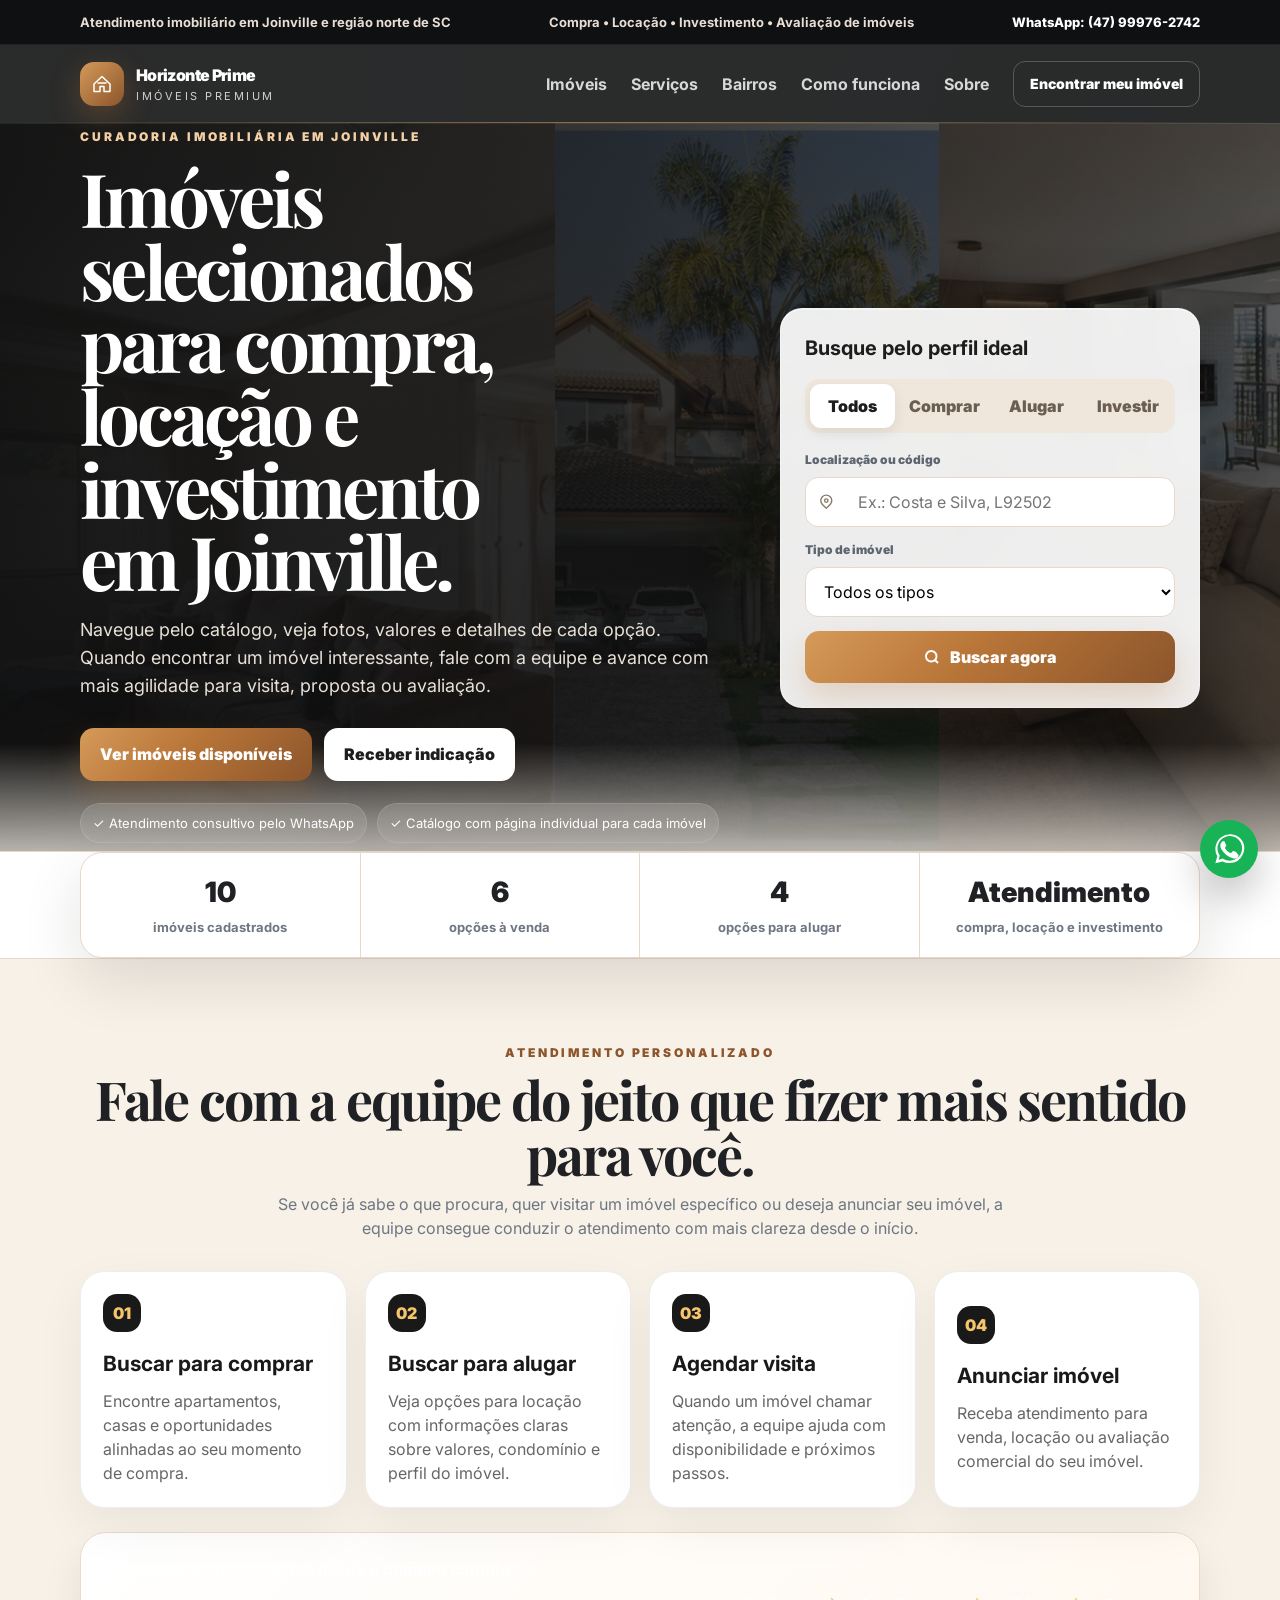
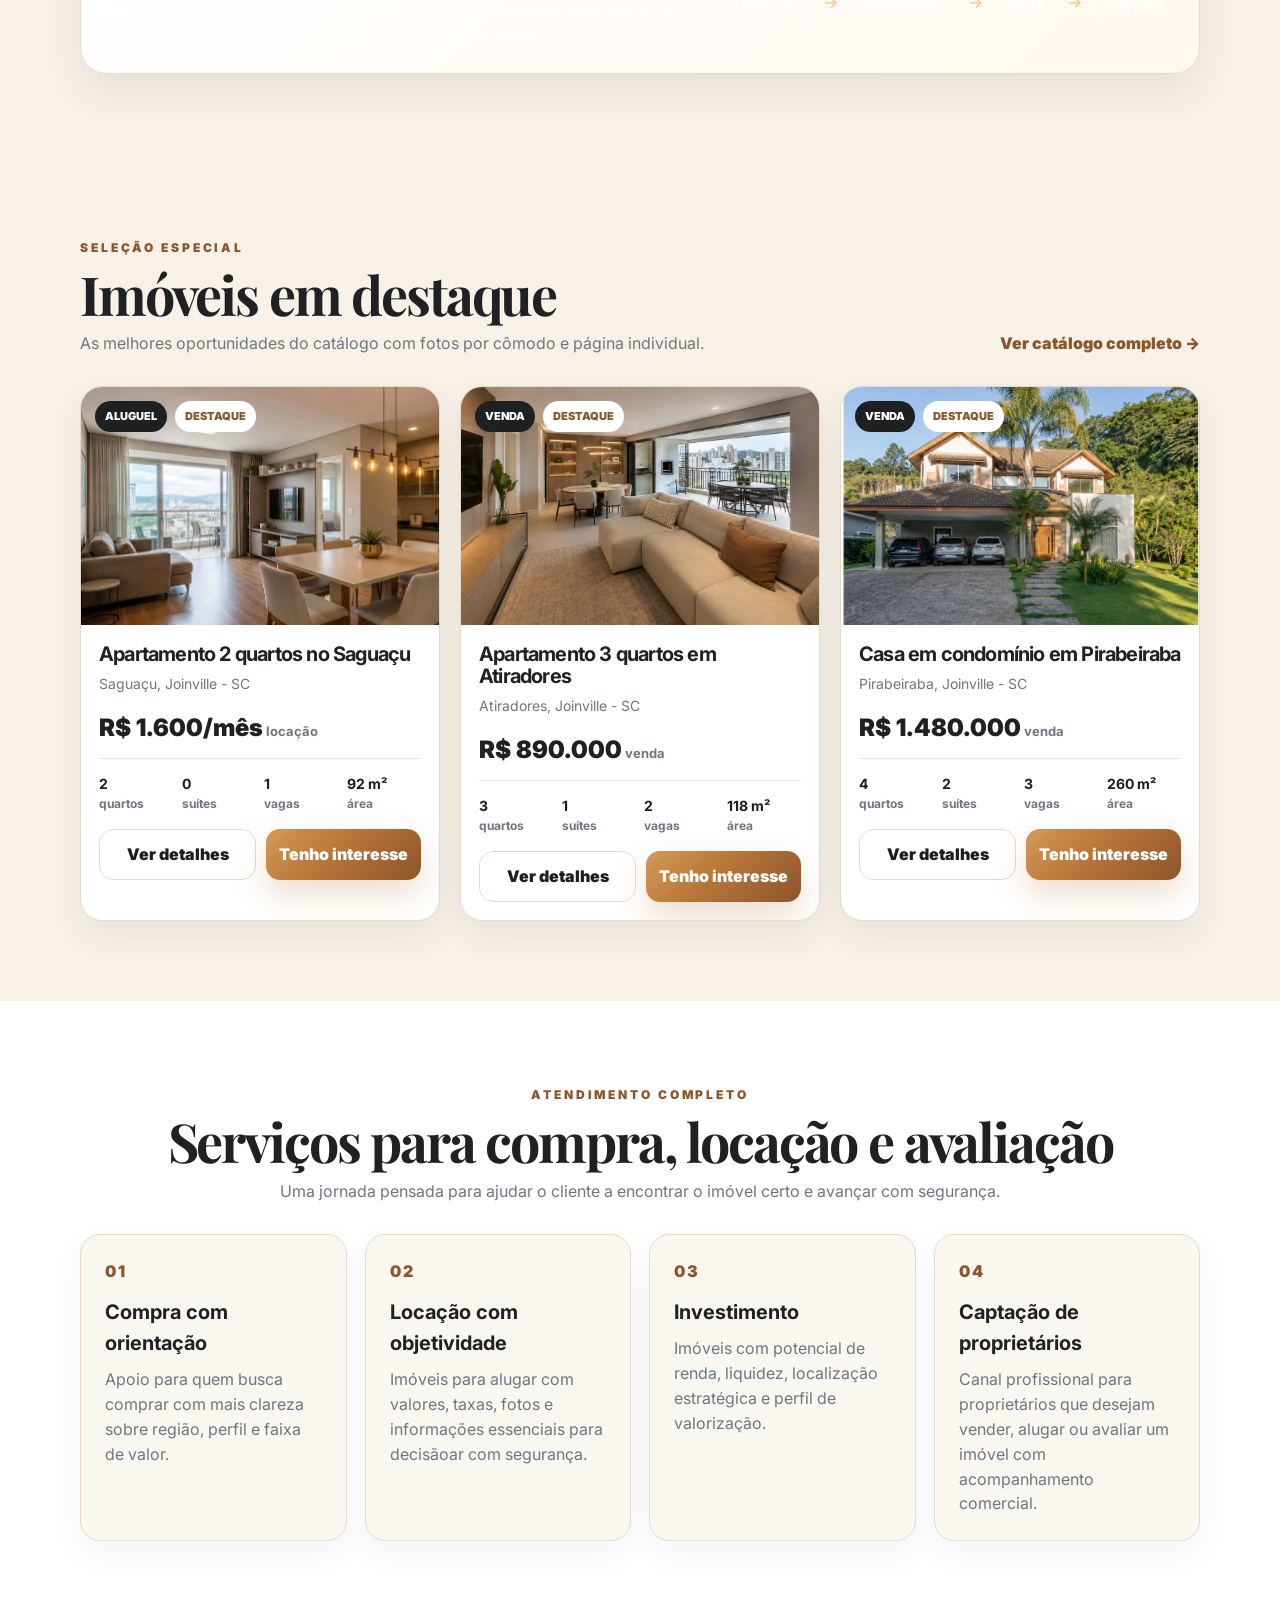
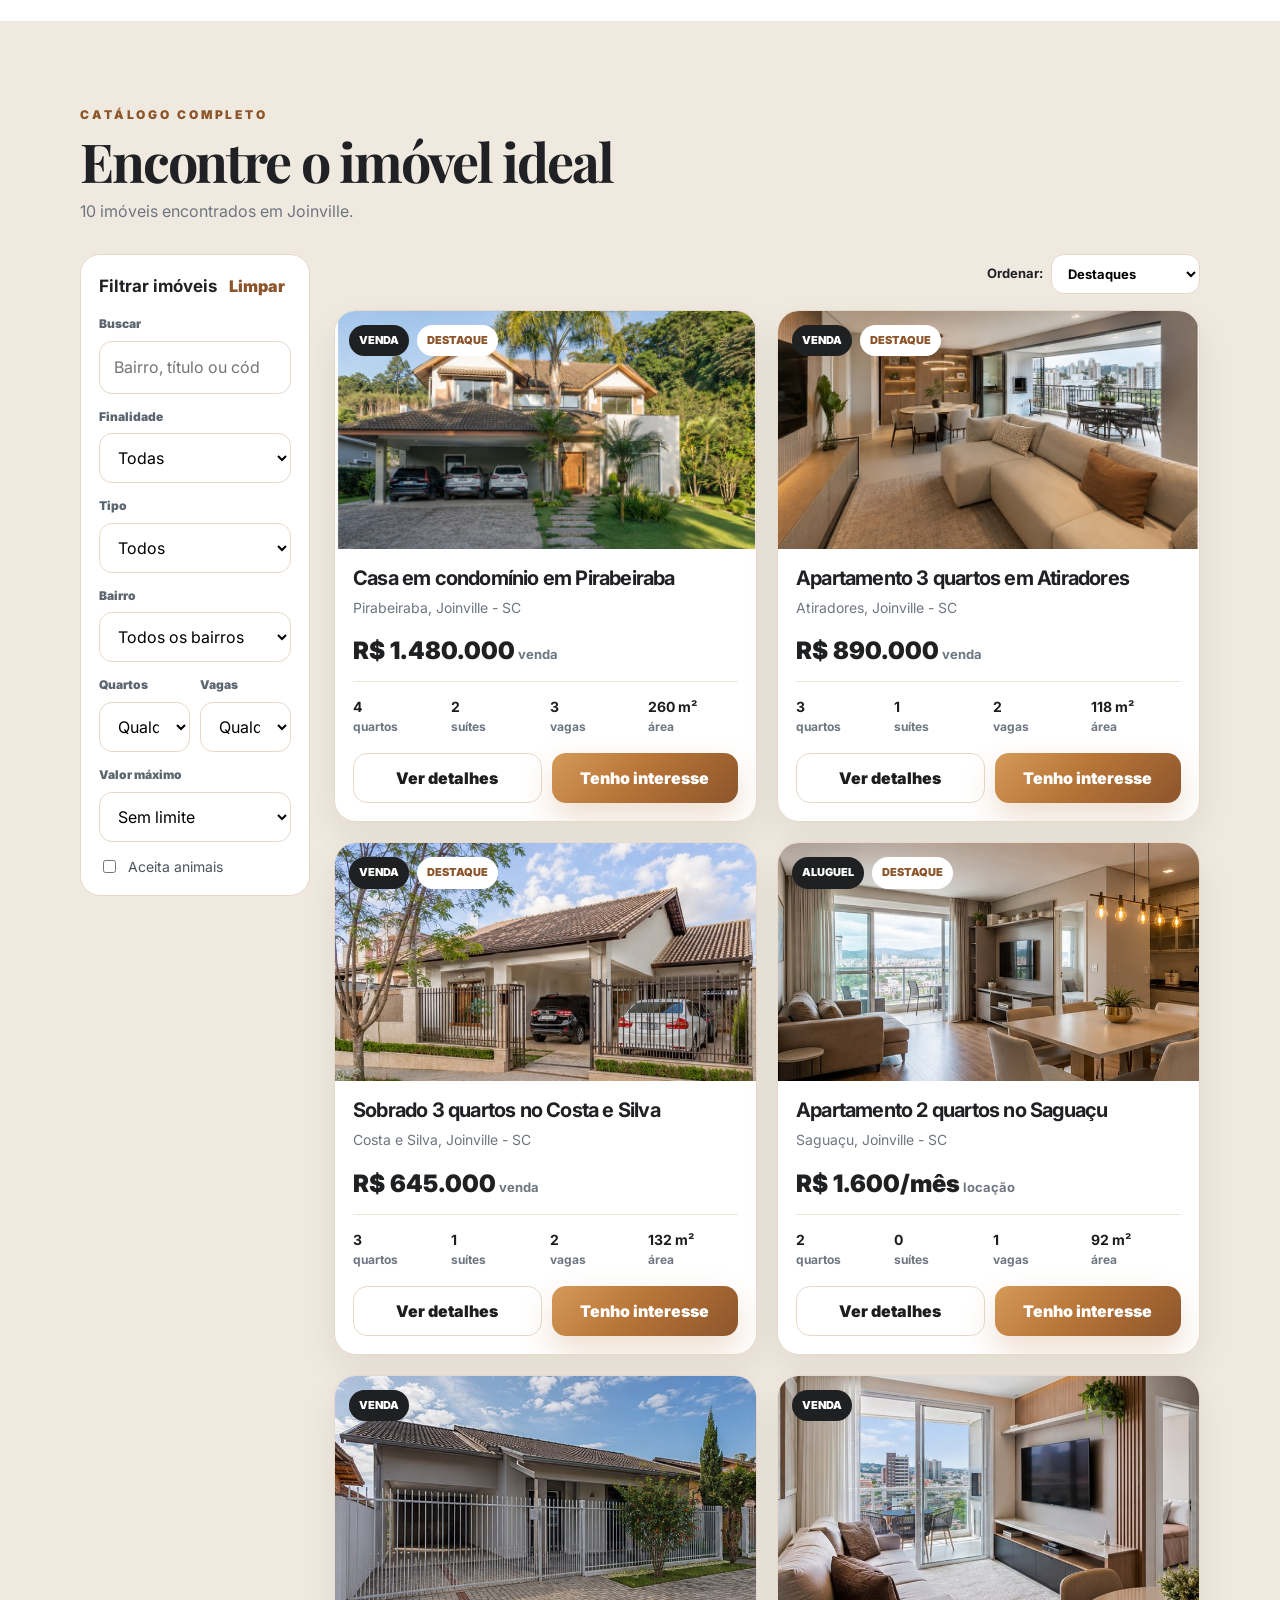
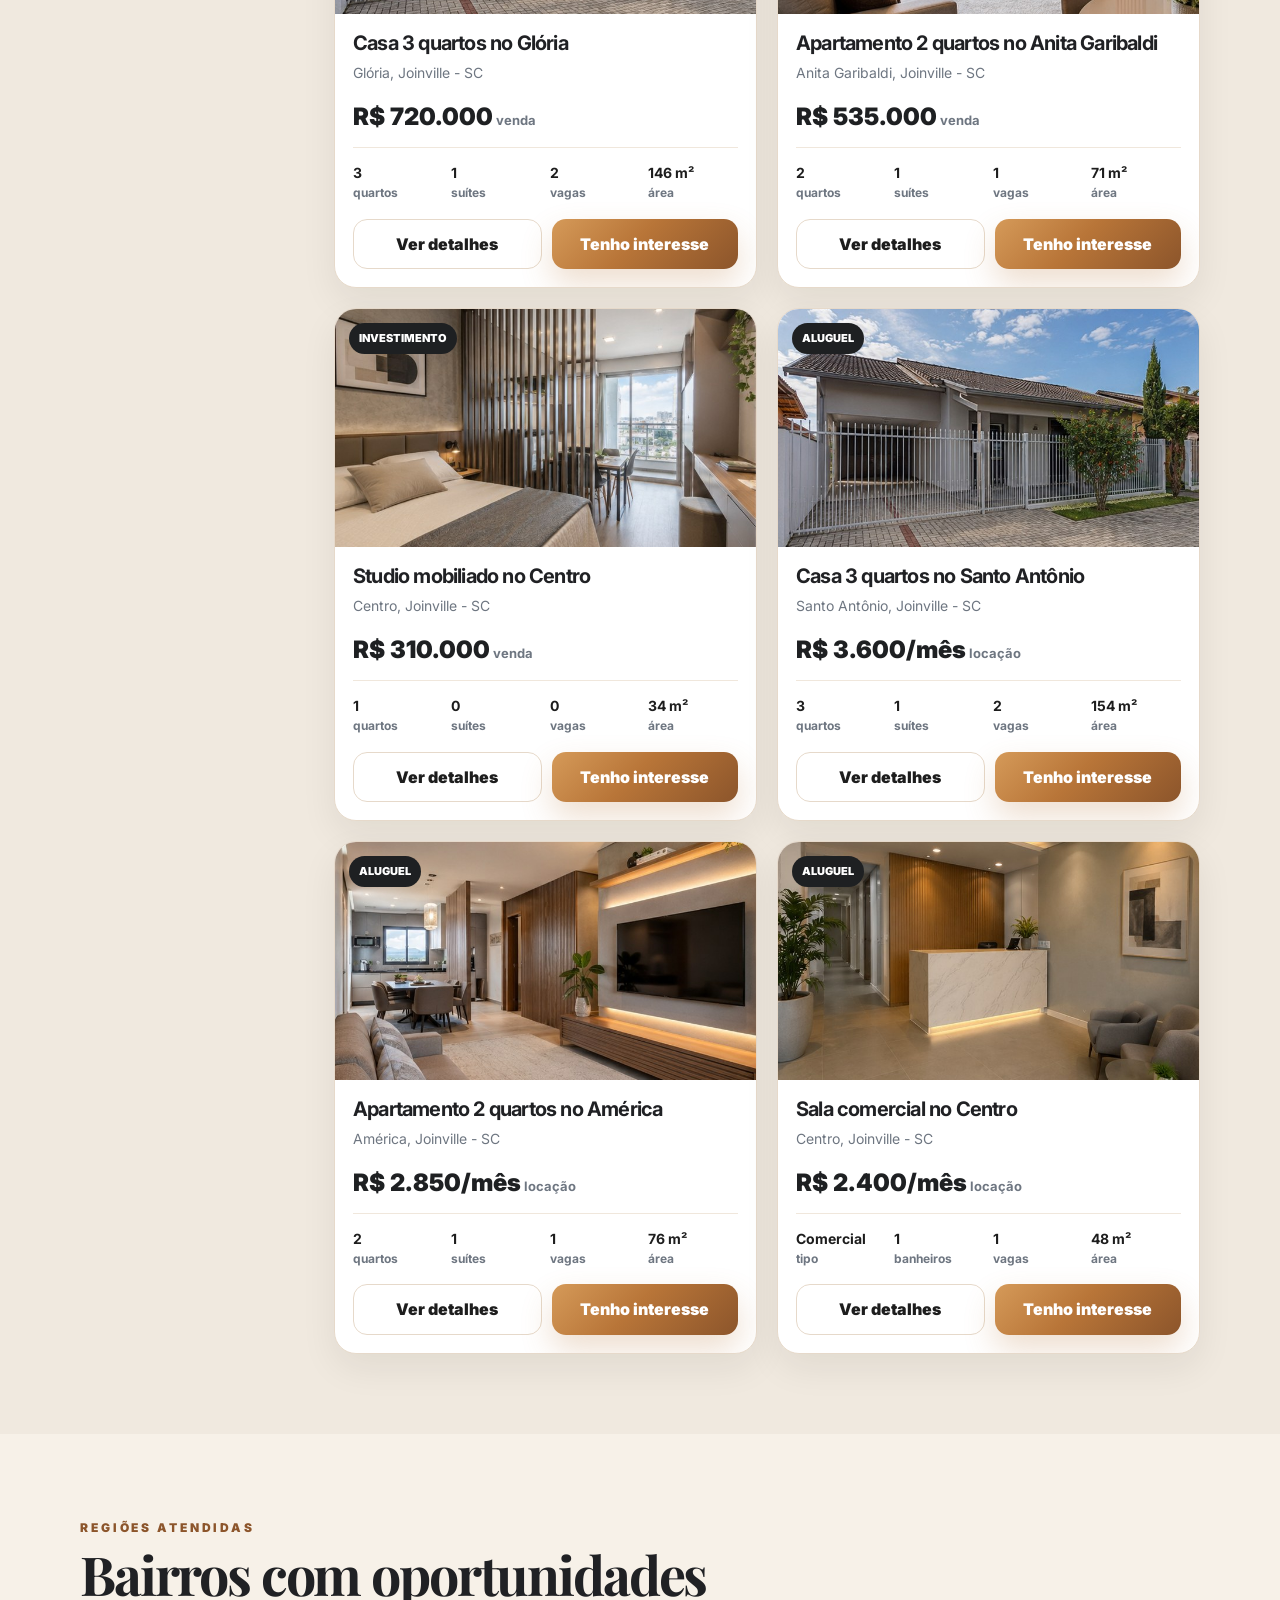
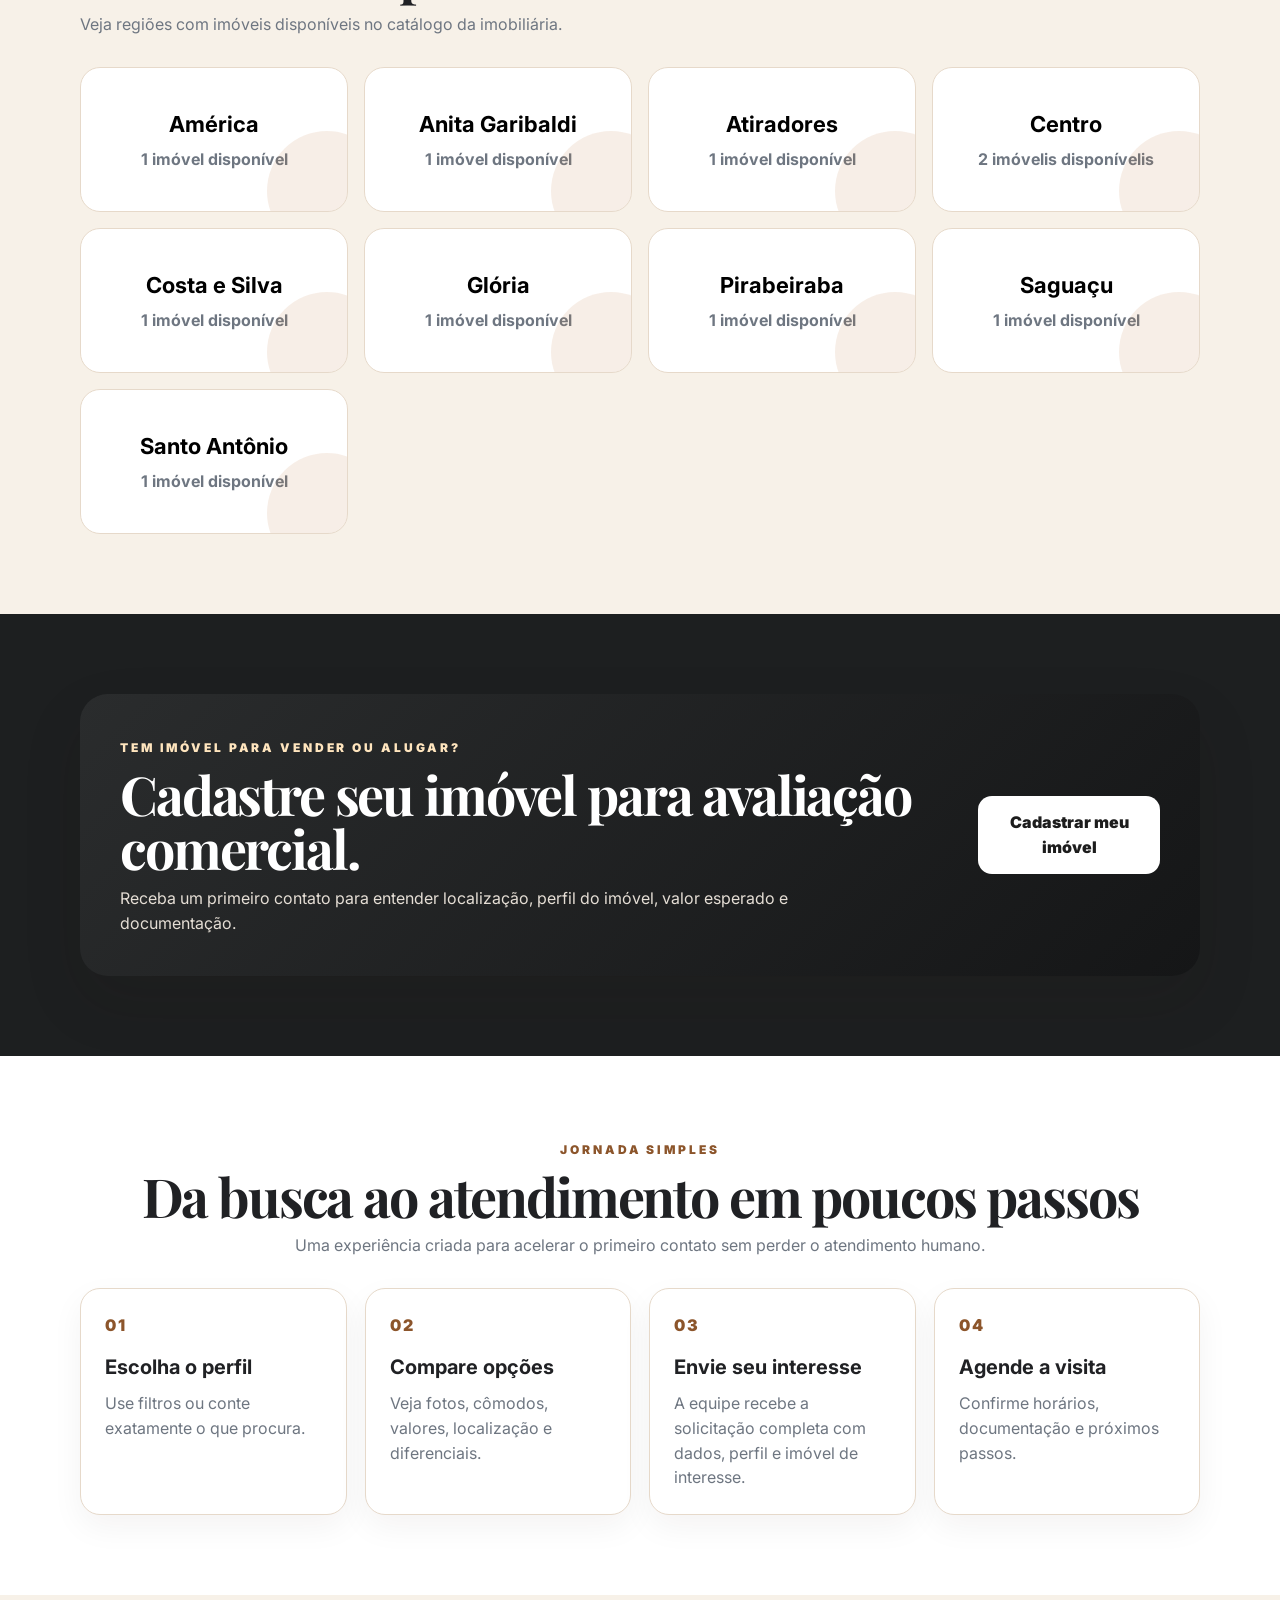
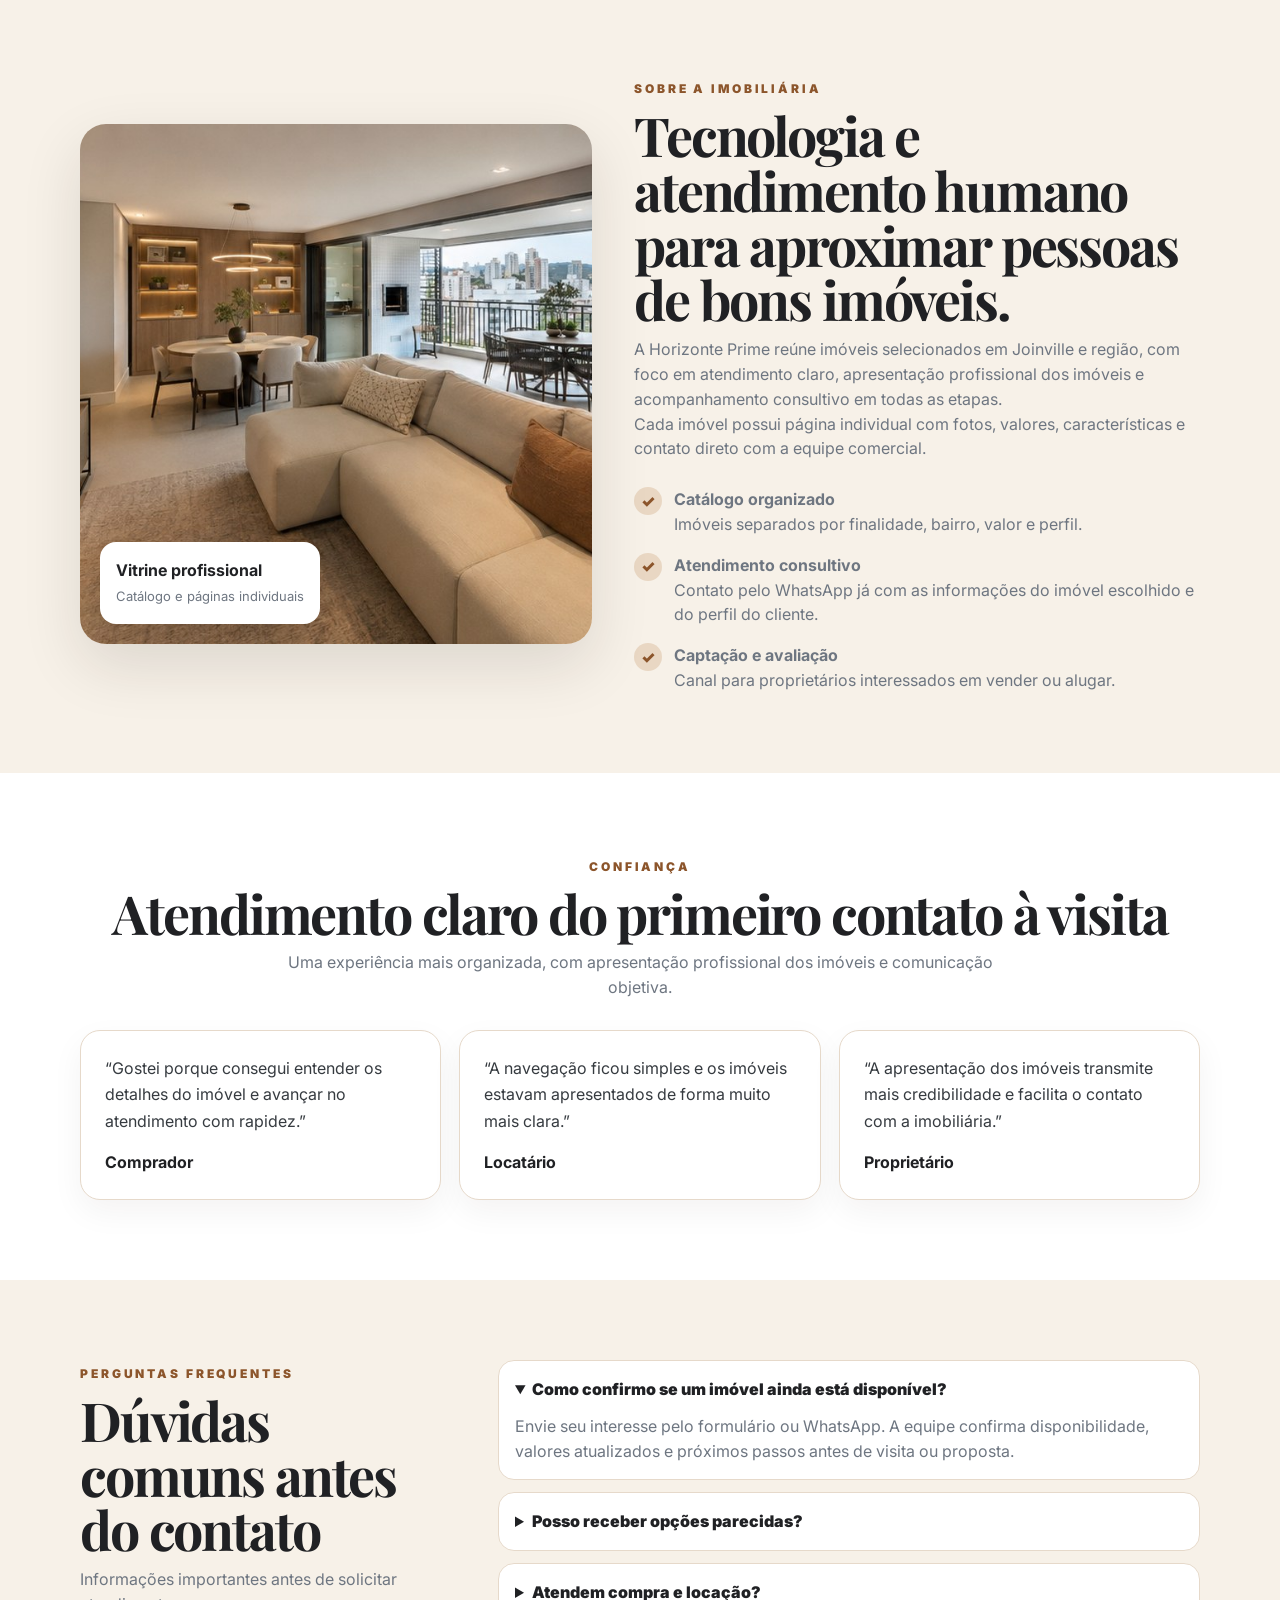
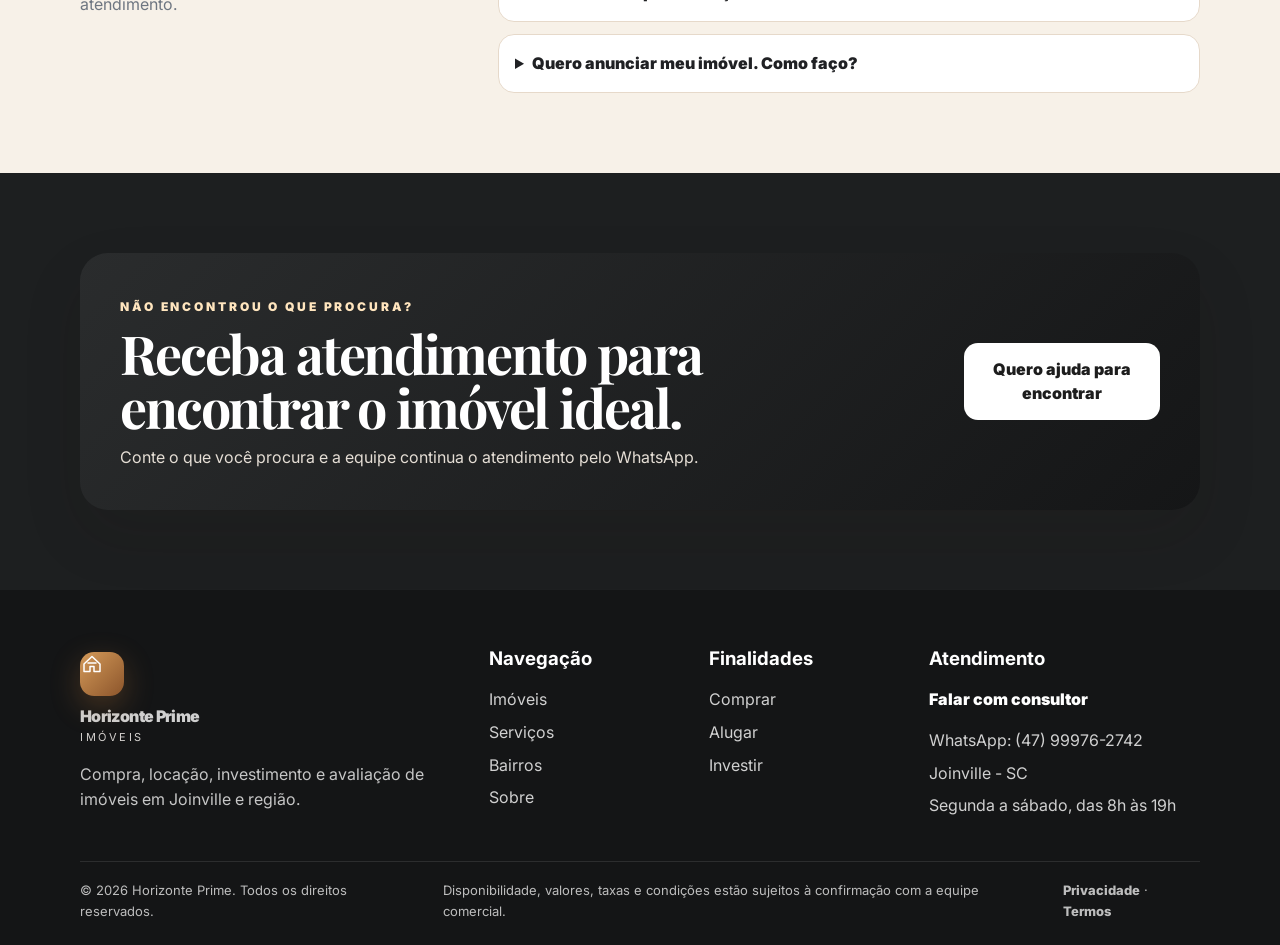
<file: index.html>
<!DOCTYPE html>
<html lang="pt-BR">
<head>
  <meta charset="UTF-8">
  <meta name="viewport" content="width=device-width, initial-scale=1.0">
  <meta name="description" content="Imóveis selecionados em Joinville e região, com atendimento consultivo para compra, locação, investimento e avaliação de imóveis.">
  <meta name="theme-color" content="#191919">
  <meta property="og:title" content="Horizonte Prime Imóveis | Joinville">
  <meta property="og:description" content="Imóveis selecionados em Joinville com atendimento rápido pelo WhatsApp e equipe comercial especializada.">
  <meta property="og:image" content="V10004-02.jpg">
  <title>Horizonte Prime Imóveis | Compra, aluguel e investimento em Joinville</title>
  <link rel="icon" href="favicon.svg" type="image/svg+xml">
  <link rel="preconnect" href="https://fonts.googleapis.com">
  <link rel="preconnect" href="https://fonts.gstatic.com" crossorigin>
  <link href="https://fonts.googleapis.com/css2?family=Inter:wght@400;500;600;700;800;900&family=Playfair+Display:wght@700;800&display=swap" rel="stylesheet">
  <link rel="stylesheet" href="styles.css">
</head>
<body data-versao-site="v100-produto-comercial-final">
  <a class="skip-link" href="#conteudo">Pular para o conteúdo</a>
  </div>

  <div class="topbar">
    <div class="container topbar-inner">
      <span>Atendimento imobiliário em Joinville e região norte de SC</span>
      <span class="topbar-hide-mobile">Compra • Locação • Investimento • Avaliação de imóveis</span>
      <a data-whatsapp-link href="#">WhatsApp: (47) 99976-2742</a>
    </div>
  </div>

  <header class="site-header" id="topo">
    <div class="container header-inner">
      <a class="brand" href="index.html" aria-label="Página inicial">
        <span class="brand-mark" aria-hidden="true">
          <svg viewBox="0 0 48 48"><path d="M8 24 24 9l16 15v15H28V29h-8v10H8V24Z"/><path d="M16 22h16"/></svg>
        </span>
        <span>
          <strong data-business-name>Horizonte Prime</strong>
          <small>Imóveis premium</small>
        </span>
      </a>

      <button class="menu-toggle" type="button" aria-expanded="false" aria-controls="main-nav">
        <span></span><span></span><span></span>
        <span class="sr-only">Abrir menu</span>
      </button>

      <nav class="main-nav" id="main-nav" aria-label="Navegação principal">
        <a href="#imoveis">Imóveis</a>
        <a href="#servicos">Serviços</a>
        <a href="#bairros">Bairros</a>
        <a href="#como-funciona">Como funciona</a>
        <a href="#sobre">Sobre</a>
        <button class="button button-small button-outline open-generic-lead" type="button">Encontrar meu imóvel</button>
      </nav>
    </div>
  </header>

  <main id="conteudo">
    <!-- VERSAO_PUBLICADA: v100-produto-comercial-final | se este comentário não aparecer no código-fonte do site, o index.html certo não foi substituído -->
    <section class="hero hero-pro">
      <div class="hero-bg-grid" aria-hidden="true">
        <img src="V10004-02.jpg" alt="">
        <img src="V10009-01.jpg" alt="">
        <img src="V10001-01.jpg" alt="">
      </div>
      <div class="hero-overlay"></div>
      <div class="container hero-content hero-pro-content">
        <div class="hero-copy">
          <span class="eyebrow">Curadoria imobiliária em Joinville</span>
          <h1>Imóveis selecionados para compra, locação e investimento em Joinville.</h1>
          <p>Navegue pelo catálogo, veja fotos, valores e detalhes de cada opção. Quando encontrar um imóvel interessante, fale com a equipe e avance com mais agilidade para visita, proposta ou avaliação.</p>
          <div class="hero-actions">
            <a class="button button-primary" href="#catalogo">Ver imóveis disponíveis</a>
            <button class="button button-light open-generic-lead" type="button">Receber indicação</button>
          </div>
          <div class="hero-badges" aria-label="Diferenciais">
            <span>✓ Atendimento consultivo pelo WhatsApp</span>
            <span>✓ Catálogo com página individual para cada imóvel</span>
            <span>✓ Compra, locação, investimento e avaliação</span>
          </div>
        </div>

        <form class="hero-search glass-card" id="hero-search-form">
          <h2>Busque pelo perfil ideal</h2>
          <div class="search-tabs" role="tablist" aria-label="Finalidade do imóvel">
            <button type="button" class="search-tab active" data-purpose="" role="tab" aria-selected="true">Todos</button>
            <button type="button" class="search-tab" data-purpose="compra" role="tab">Comprar</button>
            <button type="button" class="search-tab" data-purpose="locacao" role="tab">Alugar</button>
            <button type="button" class="search-tab" data-purpose="investimento" role="tab">Investir</button>
          </div>

          <div class="hero-search-grid">
            <label>
              <span>Localização ou código</span>
              <div class="input-with-icon">
                <svg viewBox="0 0 24 24" aria-hidden="true"><path d="M20 10c0 5-8 11-8 11S4 15 4 10a8 8 0 1 1 16 0Z"/><circle cx="12" cy="10" r="2.5"/></svg>
                <input id="hero-query" type="search" placeholder="Ex.: Costa e Silva, L92502">
              </div>
            </label>

            <label>
              <span>Tipo de imóvel</span>
              <select id="hero-category">
                <option value="">Todos os tipos</option>
                <option value="apartamento">Apartamento</option>
                <option value="casa">Casa</option>
                <option value="sobrado">Sobrado</option>
                <option value="studio">Studio</option>
                <option value="cobertura">Cobertura</option>
                <option value="comercial">Comercial</option>
                <option value="galpao">Galpão</option>
                <option value="terreno">Terreno</option>
              </select>
            </label>

            <button class="button button-primary hero-search-button" type="submit">
              <svg viewBox="0 0 24 24" aria-hidden="true"><circle cx="11" cy="11" r="7"/><path d="m20 20-4-4"/></svg>
              Buscar agora
            </button>
          </div>
        </form>
      </div>
    </section>

    <section class="quick-stats">
      <div class="container stat-strip">
        <div><strong id="stat-total">10</strong><span>imóveis cadastrados</span></div>
        <div><strong id="stat-sale">0</strong><span>opções à venda</span></div>
        <div><strong id="stat-rent">0</strong><span>opções para alugar</span></div>
        <div><strong>Atendimento</strong><span>compra, locação e investimento</span></div>
      </div>
    </section>

    <section class="section atendimento-section" id="teste-fluxo">
      <div class="container">
        <div class="section-heading centered">
          <div>
            <span class="eyebrow dark">Atendimento personalizado</span>
            <h2>Fale com a equipe do jeito que fizer mais sentido para você.</h2>
            <p>Se você já sabe o que procura, quer visitar um imóvel específico ou deseja anunciar seu imóvel, a equipe consegue conduzir o atendimento com mais clareza desde o início.</p>
          </div>
        </div>
        <div class="scenario-grid">
          <button class="scenario-card" type="button" data-journey="comprador"><span>01</span><h3>Buscar para comprar</h3><p>Encontre apartamentos, casas e oportunidades alinhadas ao seu momento de compra.</p></button>
          <button class="scenario-card" type="button" data-journey="aluguel"><span>02</span><h3>Buscar para alugar</h3><p>Veja opções para locação com informações claras sobre valores, condomínio e perfil do imóvel.</p></button>
          <button class="scenario-card" type="button" data-journey="visita"><span>03</span><h3>Agendar visita</h3><p>Quando um imóvel chamar atenção, a equipe ajuda com disponibilidade e próximos passos.</p></button>
          <button class="scenario-card" type="button" data-journey="proprietario"><span>04</span><h3>Anunciar imóvel</h3><p>Receba atendimento para venda, locação ou avaliação comercial do seu imóvel.</p></button>
        </div>
        <div class="automation-explain-card">
          <div><strong>Atendimento mais objetivo desde o primeiro contato</strong><p>Ao informar seu interesse, a equipe consegue seguir o atendimento com mais contexto, reduzindo etapas e acelerando o próximo passo.</p></div>
          <div class="mini-flow"><span>Catálogo</span><i>→</i><span>Atendimento</span><i>→</i><span>Visita</span><i>→</i><span>Proposta</span></div>
        </div>
      </div>
    </section>

    <section class="section section-featured" id="imoveis">
      <div class="container">
        <div class="section-heading">
          <div>
            <span class="eyebrow dark">Seleção especial</span>
            <h2>Imóveis em destaque</h2>
            <p>As melhores oportunidades do catálogo com fotos por cômodo e página individual.</p>
          </div>
          <a class="text-link" href="#catalogo">Ver catálogo completo <span aria-hidden="true">→</span></a>
        </div>

        <div class="property-grid featured-grid" id="featured-grid" aria-live="polite">
          <div class="skeleton-card"></div><div class="skeleton-card"></div><div class="skeleton-card"></div>
        </div>
      </div>
    </section>

    <section class="section services-section" id="servicos">
      <div class="container">
        <div class="section-heading centered">
          <div>
            <span class="eyebrow dark">Atendimento completo</span>
            <h2>Serviços para compra, locação e avaliação</h2>
            <p>Uma jornada pensada para ajudar o cliente a encontrar o imóvel certo e avançar com segurança.</p>
          </div>
        </div>
        <div class="services-grid">
          <article class="service-card"><span>01</span><h3>Compra com orientação</h3><p>Apoio para quem busca comprar com mais clareza sobre região, perfil e faixa de valor.</p></article>
          <article class="service-card"><span>02</span><h3>Locação com objetividade</h3><p>Imóveis para alugar com valores, taxas, fotos e informações essenciais para decisãoar com segurança.</p></article>
          <article class="service-card"><span>03</span><h3>Investimento</h3><p>Imóveis com potencial de renda, liquidez, localização estratégica e perfil de valorização.</p></article>
          <article class="service-card"><span>04</span><h3>Captação de proprietários</h3><p>Canal profissional para proprietários que desejam vender, alugar ou avaliar um imóvel com acompanhamento comercial.</p></article>
        </div>
      </div>
    </section>

    <section class="section catalog-section" id="catalogo">
      <div class="container">
        <div class="section-heading catalog-heading">
          <div>
            <span class="eyebrow dark">Catálogo completo</span>
            <h2>Encontre o imóvel ideal</h2>
            <p id="catalog-summary">Carregando imóveis disponíveis...</p>
          </div>
          <button class="button button-secondary filter-toggle" type="button" aria-expanded="false" aria-controls="catalog-filters">Filtros</button>
        </div>

        <div class="catalog-layout">
          <aside class="filters-panel" id="catalog-filters">
            <div class="filter-header"><h3>Filtrar imóveis</h3><button type="button" class="clear-filters">Limpar</button></div>
            <label class="filter-field"><span>Buscar</span><input id="filter-query" type="search" placeholder="Bairro, título ou código"></label>
            <label class="filter-field"><span>Finalidade</span><select id="filter-purpose"><option value="">Todas</option><option value="compra">Compra</option><option value="locacao">Locação</option><option value="investimento">Investimento</option></select></label>
            <label class="filter-field"><span>Tipo</span><select id="filter-category"><option value="">Todos</option><option value="apartamento">Apartamento</option><option value="casa">Casa</option><option value="sobrado">Sobrado</option><option value="studio">Studio</option><option value="cobertura">Cobertura</option><option value="comercial">Comercial</option><option value="galpao">Galpão</option><option value="terreno">Terreno</option></select></label>
            <label class="filter-field"><span>Bairro</span><select id="filter-neighborhood"><option value="">Todos os bairros</option></select></label>
            <div class="filter-row">
              <label class="filter-field"><span>Quartos</span><select id="filter-bedrooms"><option value="">Qualquer</option><option value="1">1+</option><option value="2">2+</option><option value="3">3+</option><option value="4">4+</option></select></label>
              <label class="filter-field"><span>Vagas</span><select id="filter-parking"><option value="">Qualquer</option><option value="1">1+</option><option value="2">2+</option><option value="3">3+</option></select></label>
            </div>
            <label class="filter-field"><span>Valor máximo</span><select id="filter-price"><option value="">Sem limite</option><option value="2500">R$ 2.500</option><option value="4000">R$ 4.000</option><option value="6000">R$ 6.000</option><option value="10000">R$ 10.000</option><option value="400000">R$ 400 mil</option><option value="600000">R$ 600 mil</option><option value="800000">R$ 800 mil</option><option value="1000000">R$ 1 milhão</option><option value="1500000">R$ 1,5 milhão</option><option value="2000000">R$ 2 milhões</option></select></label>
            <label class="check-field"><input id="filter-pet" type="checkbox"><span>Aceita animais</span></label>
          </aside>

          <div class="catalog-content">
            <div class="catalog-toolbar">
              <div class="active-filters" id="active-filters"></div>
              <label class="sort-control"><span>Ordenar:</span><select id="sort-properties"><option value="featured">Destaques</option><option value="price-asc">Menor preço</option><option value="price-desc">Maior preço</option><option value="area-desc">Maior área</option></select></label>
            </div>
            <div class="property-grid catalog-grid" id="catalog-grid" aria-live="polite"></div>
            <div class="empty-state hidden" id="catalog-empty"><div class="empty-icon">⌂</div><h3>Nenhum imóvel encontrado com esses filtros</h3><p>Altere os filtros ou informe seu perfil para a equipe procurar opções compatíveis.</p><button class="button button-primary open-generic-lead" type="button">Quero ajuda para encontrar</button></div>
          </div>
        </div>
      </div>
    </section>

    <section class="section neighborhoods-section" id="bairros">
      <div class="container">
        <div class="section-heading">
          <div>
            <span class="eyebrow dark">Regiões atendidas</span>
            <h2>Bairros com oportunidades</h2>
            <p>Veja regiões com imóveis disponíveis no catálogo da imobiliária.</p>
          </div>
        </div>
        <div class="neighborhood-grid" id="neighborhood-grid"></div>
      </div>
    </section>

    <section class="section owner-section">
      <div class="container owner-card">
        <div>
          <span class="eyebrow light">Tem imóvel para vender ou alugar?</span>
          <h2>Cadastre seu imóvel para avaliação comercial.</h2>
          <p>Receba um primeiro contato para entender localização, perfil do imóvel, valor esperado e documentação.</p>
        </div>
        <button class="button button-light open-owner-lead" type="button">Cadastrar meu imóvel</button>
      </div>
    </section>

    <section class="section steps-section" id="como-funciona">
      <div class="container">
        <div class="section-heading centered"><div><span class="eyebrow dark">Jornada simples</span><h2>Da busca ao atendimento em poucos passos</h2><p>Uma experiência criada para acelerar o primeiro contato sem perder o atendimento humano.</p></div></div>
        <div class="steps-grid">
          <article class="step-card"><span class="step-number">01</span><h3>Escolha o perfil</h3><p>Use filtros ou conte exatamente o que procura.</p></article>
          <article class="step-card"><span class="step-number">02</span><h3>Compare opções</h3><p>Veja fotos, cômodos, valores, localização e diferenciais.</p></article>
          <article class="step-card"><span class="step-number">03</span><h3>Envie seu interesse</h3><p>A equipe recebe a solicitação completa com dados, perfil e imóvel de interesse.</p></article>
          <article class="step-card"><span class="step-number">04</span><h3>Agende a visita</h3><p>Confirme horários, documentação e próximos passos.</p></article>
        </div>
      </div>
    </section>

    <section class="section about-section" id="sobre">
      <div class="container about-grid">
        <div class="about-image">
          <img src="V10001-01.jpg" alt="Apartamento moderno em Joinville">
          <div class="about-badge"><strong>Vitrine profissional</strong><span>Catálogo e páginas individuais</span></div>
        </div>
        <div class="about-copy">
          <span class="eyebrow dark">Sobre a imobiliária</span>
          <h2>Tecnologia e atendimento humano para aproximar pessoas de bons imóveis.</h2>
          <p>A Horizonte Prime reúne imóveis selecionados em Joinville e região, com foco em atendimento claro, apresentação profissional dos imóveis e acompanhamento consultivo em todas as etapas.</p>
          <p>Cada imóvel possui página individual com fotos, valores, características e contato direto com a equipe comercial.</p>
          <div class="about-points">
            <div><span>✓</span><p><strong>Catálogo organizado</strong><br>Imóveis separados por finalidade, bairro, valor e perfil.</p></div>
            <div><span>✓</span><p><strong>Atendimento consultivo</strong><br>Contato pelo WhatsApp já com as informações do imóvel escolhido e do perfil do cliente.</p></div>
            <div><span>✓</span><p><strong>Captação e avaliação</strong><br>Canal para proprietários interessados em vender ou alugar.</p></div>
          </div>
        </div>
      </div>
    </section>

    <section class="section testimonials-section">
      <div class="container">
        <div class="section-heading centered"><div><span class="eyebrow dark">Confiança</span><h2>Atendimento claro do primeiro contato à visita</h2><p>Uma experiência mais organizada, com apresentação profissional dos imóveis e comunicação objetiva.</p></div></div>
        <div class="testimonial-grid">
          <article class="testimonial-card"><p>“Gostei porque consegui entender os detalhes do imóvel e avançar no atendimento com rapidez.”</p><strong>Comprador</strong></article>
          <article class="testimonial-card"><p>“A navegação ficou simples e os imóveis estavam apresentados de forma muito mais clara.”</p><strong>Locatário</strong></article>
          <article class="testimonial-card"><p>“A apresentação dos imóveis transmite mais credibilidade e facilita o contato com a imobiliária.”</p><strong>Proprietário</strong></article>
        </div>
      </div>
    </section>

    <section class="section faq-section">
      <div class="container faq-grid">
        <div><span class="eyebrow dark">Perguntas frequentes</span><h2>Dúvidas comuns antes do contato</h2><p>Informações importantes antes de solicitar atendimento.</p></div>
        <div class="faq-list">
          <details open><summary>Como confirmo se um imóvel ainda está disponível?</summary><p>Envie seu interesse pelo formulário ou WhatsApp. A equipe confirma disponibilidade, valores atualizados e próximos passos antes de visita ou proposta.</p></details>
          <details><summary>Posso receber opções parecidas?</summary><p>Sim. Informe bairro, faixa de valor, quartos, vagas e finalidade. O atendimento procura opções compatíveis no catálogo.</p></details>
          <details><summary>Atendem compra e locação?</summary><p>Sim. A imobiliária atende compra, locação, investimento e avaliação de imóveis para proprietários.</p></details>
          <details><summary>Quero anunciar meu imóvel. Como faço?</summary><p>Clique em “Cadastrar meu imóvel”, informe os dados iniciais e a equipe comercial entra em contato para avaliar venda ou locação.</p></details>
        </div>
      </div>
    </section>

    <section class="section cta-section" id="contato">
      <div class="container cta-card">
        <div><span class="eyebrow light">Não encontrou o que procura?</span><h2>Receba atendimento para encontrar o imóvel ideal.</h2><p>Conte o que você procura e a equipe continua o atendimento pelo WhatsApp.</p></div>
        <button class="button button-light open-generic-lead" type="button">Quero ajuda para encontrar</button>
      </div>
    </section>
  </main>

  <footer class="site-footer">
    <div class="container footer-grid">
      <div><a class="brand footer-brand" href="index.html"><span class="brand-mark" aria-hidden="true"><svg viewBox="0 0 48 48"><path d="M8 24 24 9l16 15v15H28V29h-8v10H8V24Z"/><path d="M16 22h16"/></svg></span><span><strong data-business-name>Horizonte Prime</strong><small>Imóveis</small></span></a><p>Compra, locação, investimento e avaliação de imóveis em Joinville e região.</p></div>
      <div><h3>Navegação</h3><a href="#imoveis">Imóveis</a><a href="#servicos">Serviços</a><a href="#bairros">Bairros</a><a href="#sobre">Sobre</a></div>
      <div><h3>Finalidades</h3><a href="#catalogo" data-footer-purpose="compra">Comprar</a><a href="#catalogo" data-footer-purpose="locacao">Alugar</a><a href="#catalogo" data-footer-purpose="investimento">Investir</a></div>
      <div><h3>Atendimento</h3><button class="footer-button open-generic-lead" type="button">Falar com consultor</button><a data-whatsapp-link href="#">WhatsApp: (47) 99976-2742</a><span data-site-address>Joinville - SC</span><span data-site-hours>Segunda a sábado</span></div>
    </div>
    <div class="container footer-bottom"><span>© <span id="current-year"></span> <span data-business-name>Horizonte Prime</span>. Todos os direitos reservados.</span><span>Disponibilidade, valores, taxas e condições estão sujeitos à confirmação com a equipe comercial.</span><span class="footer-legal"><a href="privacidade.html">Privacidade</a> · <a href="termos.html">Termos</a></span></div>
  </footer>

  <a class="floating-whatsapp" data-whatsapp-link href="#" target="_blank" rel="noopener" aria-label="Abrir WhatsApp">
    <svg viewBox="0 0 32 32" aria-hidden="true"><path d="M27.3 4.7A15.2 15.2 0 0 0 3.4 23l-2 7.3 7.5-2A15.1 15.1 0 0 0 16 30h.1A15.2 15.2 0 0 0 27.3 4.7Zm-11.2 22.8a12.6 12.6 0 0 1-6.4-1.8l-.5-.3-4.4 1.2L6 22.3l-.3-.5a12.7 12.7 0 1 1 10.4 5.7Z"/><path d="M23.1 18.9c-.4-.2-2.4-1.2-2.8-1.3-.4-.1-.7-.2-1 .2-.3.4-1.1 1.3-1.4 1.6-.3.3-.5.3-.9.1-2.4-1.2-4-2.2-5.6-4.9-.4-.7.4-.7 1.2-2.2.1-.3.1-.5 0-.7-.1-.2-1-2.4-1.4-3.3-.4-.9-.8-.8-1-.8h-.9c-.3 0-.8.1-1.2.6-.4.4-1.6 1.6-1.6 3.9s1.7 4.5 1.9 4.8c.2.3 3.3 5.1 8.1 7.2 3 1.3 4.2 1.4 5.7 1.2.9-.1 2.4-1 2.8-1.9.3-.9.3-1.7.2-1.9-.1-.2-.4-.3-.8-.5Z"/></svg>
  </a>

  <dialog class="lead-modal" id="lead-modal">
    <button class="modal-close" type="button" aria-label="Fechar">×</button>
    <div class="modal-heading"><span class="eyebrow dark">Atendimento personalizado</span><h2 id="lead-modal-title">Conte o que você procura</h2><p id="lead-modal-description">Preencha seus dados para iniciar o atendimento pelo WhatsApp comercial.</p></div>
    <form id="lead-form" novalidate>
      <input type="hidden" id="lead-listing-code" name="listing_code"><input type="hidden" id="lead-listing-title" name="listing_title"><input type="hidden" id="lead-listing-url" name="listing_url"><input type="hidden" id="lead-form-type" name="form_type" value="buyer"><input type="hidden" id="lead-scenario" name="lead_scenario" value="site">
      <div class="form-grid"><label class="form-field full"><span>Nome</span><input id="lead-name" name="name" type="text" autocomplete="name" required placeholder="Como podemos chamar você?"><small class="field-error"></small></label><label class="form-field"><span>WhatsApp</span><input id="lead-phone" name="phone" type="tel" autocomplete="tel" required placeholder="(47) 99999-9999"><small class="field-error"></small></label><label class="form-field"><span>E-mail <em>opcional</em></span><input id="lead-email" name="email" type="email" autocomplete="email" placeholder="voce@email.com"><small class="field-error"></small></label><label class="form-field full"><span>Mensagem</span><textarea id="lead-message" name="message" rows="4" required placeholder="Ex.: casa com 3 quartos até R$ 700 mil"></textarea><small class="field-error"></small></label></div>
      <label class="consent-field"><input id="lead-consent" type="checkbox" required><span>Concordo em receber atendimento relacionado à minha solicitação pelo WhatsApp.</span></label>
      <button class="button button-primary button-full" id="lead-submit" type="submit"><span class="button-label">Iniciar atendimento</span><span class="button-loading hidden">Enviando...</span></button>
      <div class="form-feedback hidden" id="lead-feedback" role="status"></div>
    </form>
  </dialog>

  <script src="config.js?v=184"></script>
  <script src="imoveis-data.js?v=184"></script>
  <script src="site.js?v=184"></script>
  <script src="atendimento.js?v=184"></script>
  <script src="home.js?v=184"></script>
<script>console.log("VERSAO_PUBLICADA: v184-reparo-seguro-sem-smart-site");</script>
</body>
</html>
</file>
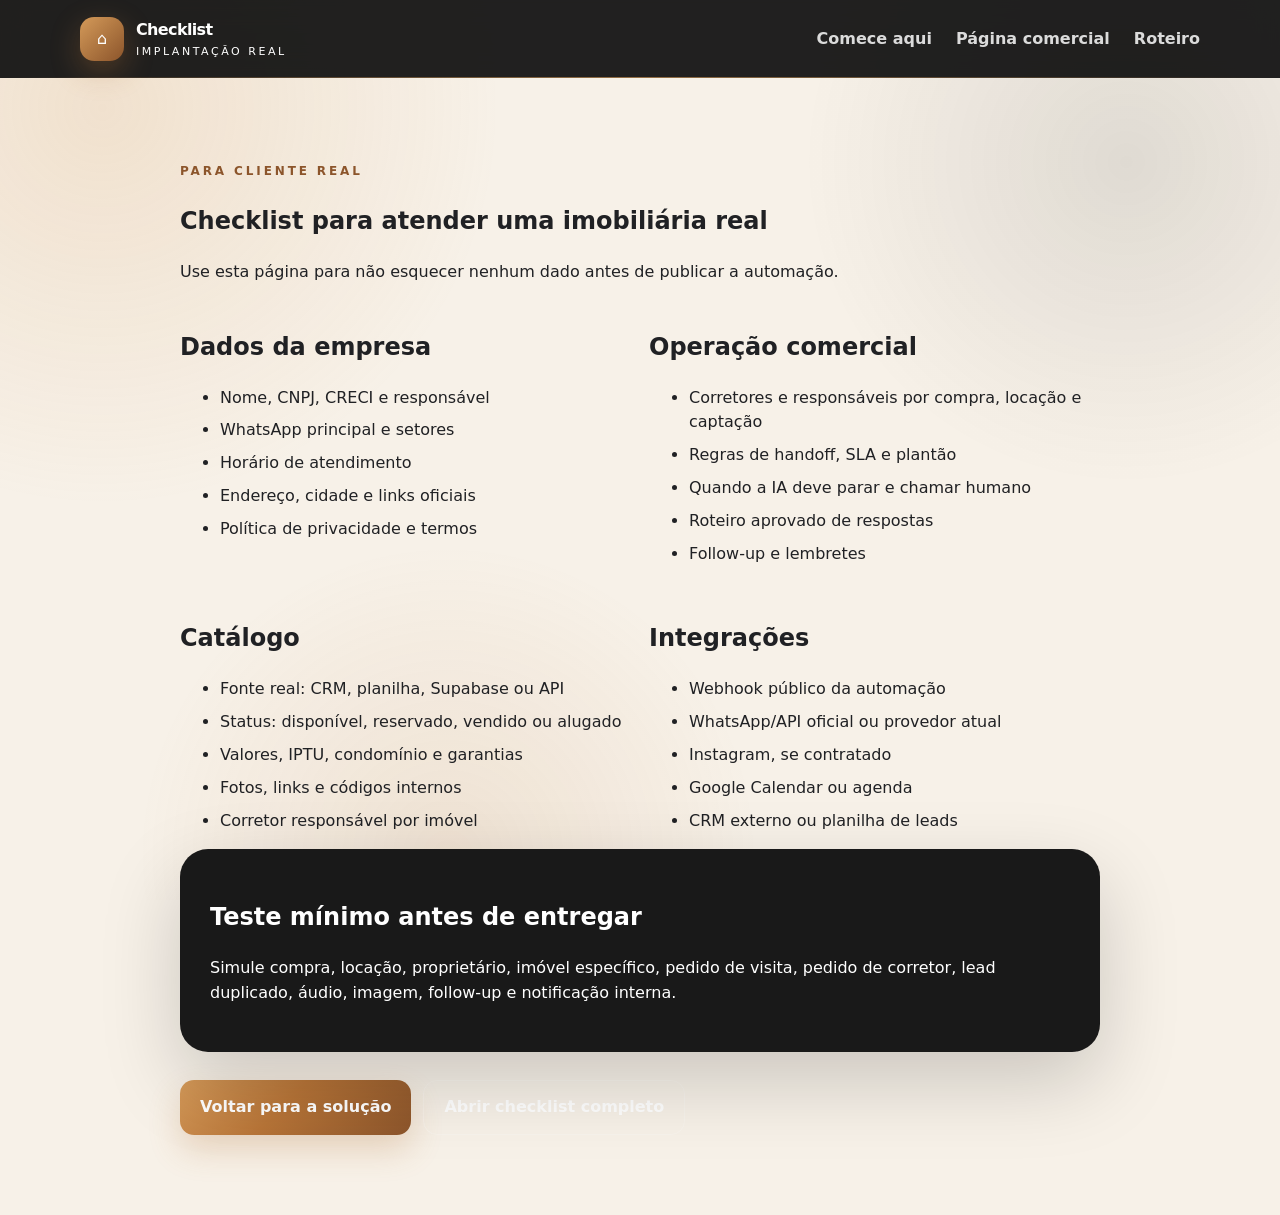
<file: checklist-implantacao.html>
<!DOCTYPE html>
<html lang="pt-BR">
<head>
  <meta charset="UTF-8">
  <meta name="viewport" content="width=device-width, initial-scale=1.0">
  <title>Checklist de Implantação | Automação Imobiliária</title>
  <link rel="stylesheet" href="styles.css">
  <link rel="icon" href="favicon.svg" type="image/svg+xml">
</head>
<body class="commercial-page v50-page">
  <header class="site-header commercial-header">
    <div class="container header-inner">
      <a class="brand" href="COMECE-AQUI.html"><span class="brand-mark">⌂</span><span><strong>Checklist</strong><small>Implantação real</small></span></a>
      <nav class="main-nav open"><a href="COMECE-AQUI.html">Comece aqui</a><a href="para-imobiliarias.html">Página comercial</a><a href="roteiro-demo.html">Roteiro</a></nav>
    </div>
  </header>

  <main>
    <section class="section">
      <div class="container narrow">
        <span class="eyebrow dark">Para cliente real</span>
        <h1>Checklist para atender uma imobiliária real</h1>
        <p>Use esta página para não esquecer nenhum dado antes de publicar a automação.</p>

        <div class="checklist-columns">
          <div><h2>Dados da empresa</h2><ul class="check-list"><li>Nome, CNPJ, CRECI e responsável</li><li>WhatsApp principal e setores</li><li>Horário de atendimento</li><li>Endereço, cidade e links oficiais</li><li>Política de privacidade e termos</li></ul></div>
          <div><h2>Operação comercial</h2><ul class="check-list"><li>Corretores e responsáveis por compra, locação e captação</li><li>Regras de handoff, SLA e plantão</li><li>Quando a IA deve parar e chamar humano</li><li>Roteiro aprovado de respostas</li><li>Follow-up e lembretes</li></ul></div>
          <div><h2>Catálogo</h2><ul class="check-list"><li>Fonte real: CRM, planilha, Supabase ou API</li><li>Status: disponível, reservado, vendido ou alugado</li><li>Valores, IPTU, condomínio e garantias</li><li>Fotos, links e códigos internos</li><li>Corretor responsável por imóvel</li></ul></div>
          <div><h2>Integrações</h2><ul class="check-list"><li>Webhook público da automação</li><li>WhatsApp/API oficial ou provedor atual</li><li>Instagram, se contratado</li><li>Google Calendar ou agenda</li><li>CRM externo ou planilha de leads</li></ul></div>
        </div>

        <div class="commercial-box">
          <h2>Teste mínimo antes de entregar</h2>
          <p>Simule compra, locação, proprietário, imóvel específico, pedido de visita, pedido de corretor, lead duplicado, áudio, imagem, follow-up e notificação interna.</p>
        </div>

        <div class="hero-actions"><a class="button button-primary" href="para-imobiliarias.html">Voltar para a solução</a><a class="button button-outline" href="CHECKLIST-IMPLANTACAO-CLIENTE.md">Abrir checklist completo</a></div>
      </div>
    </section>
  </main>
</body>
</html>
</file>
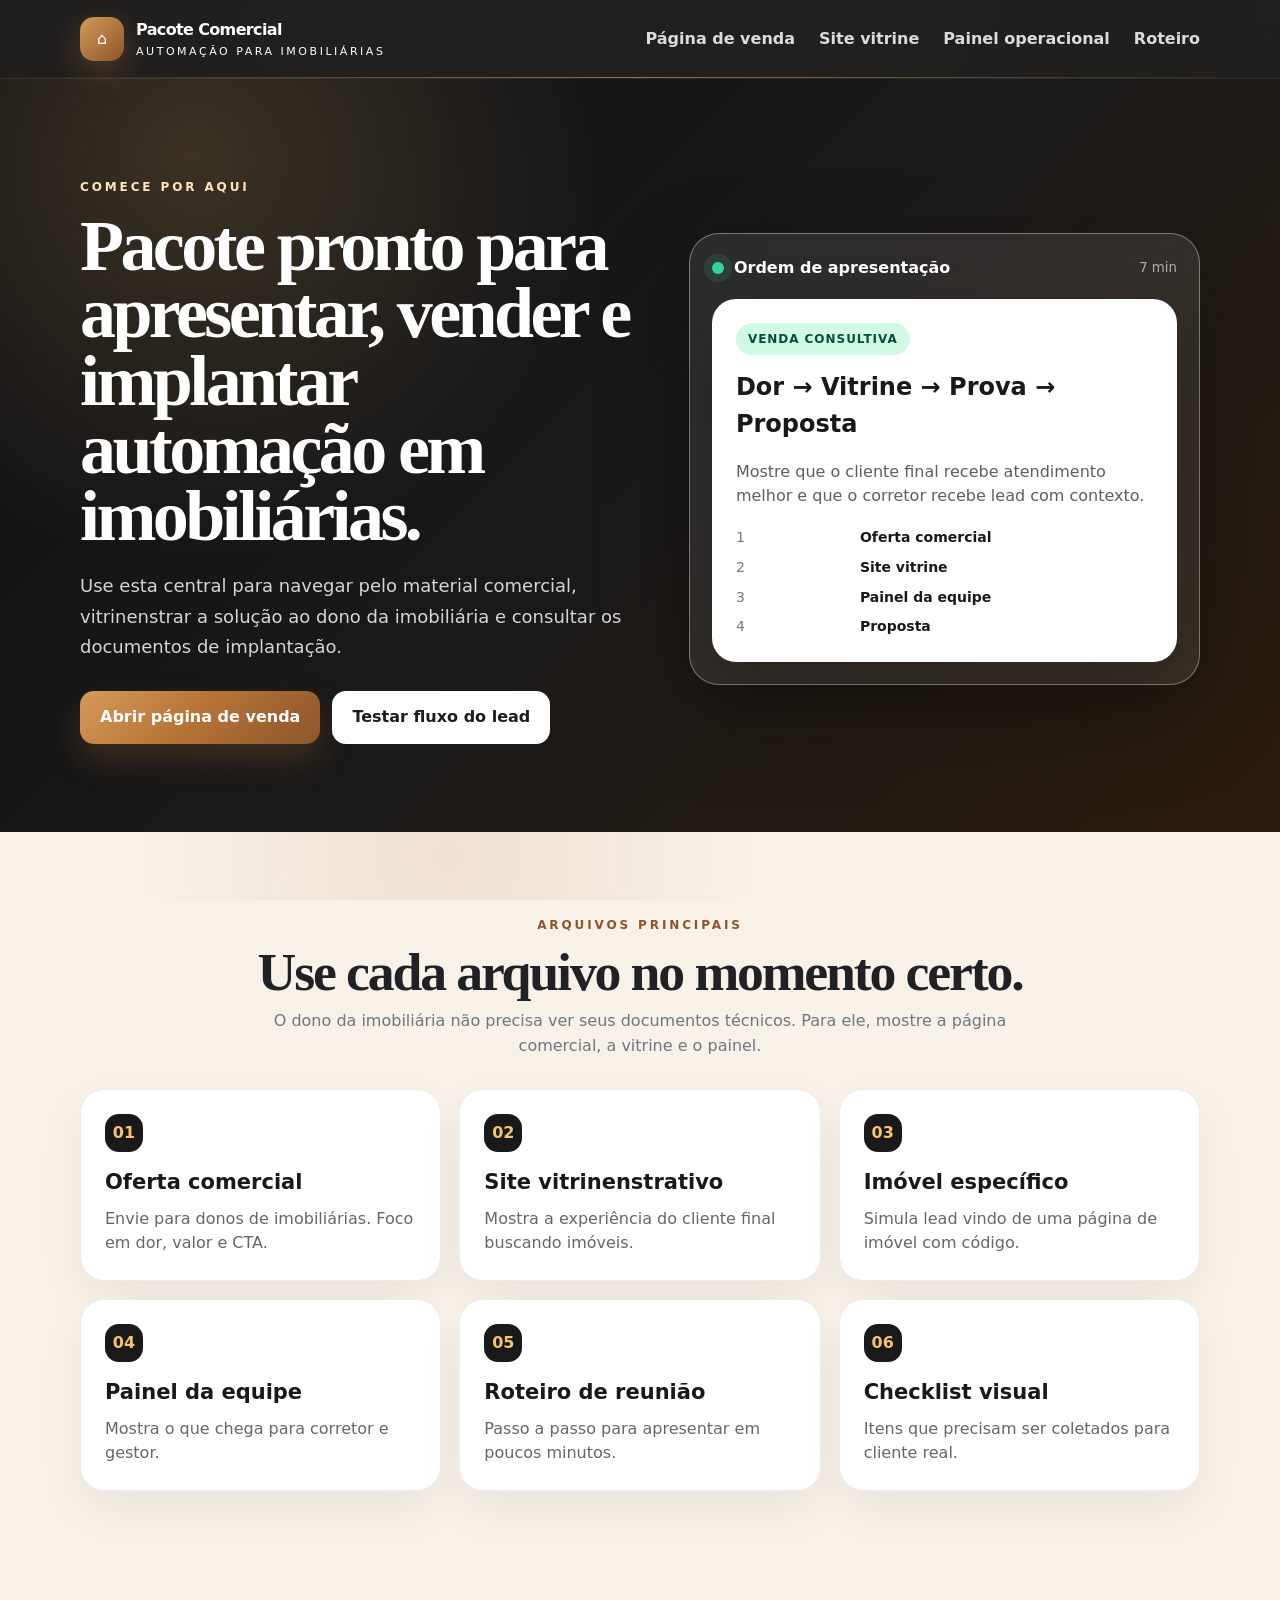
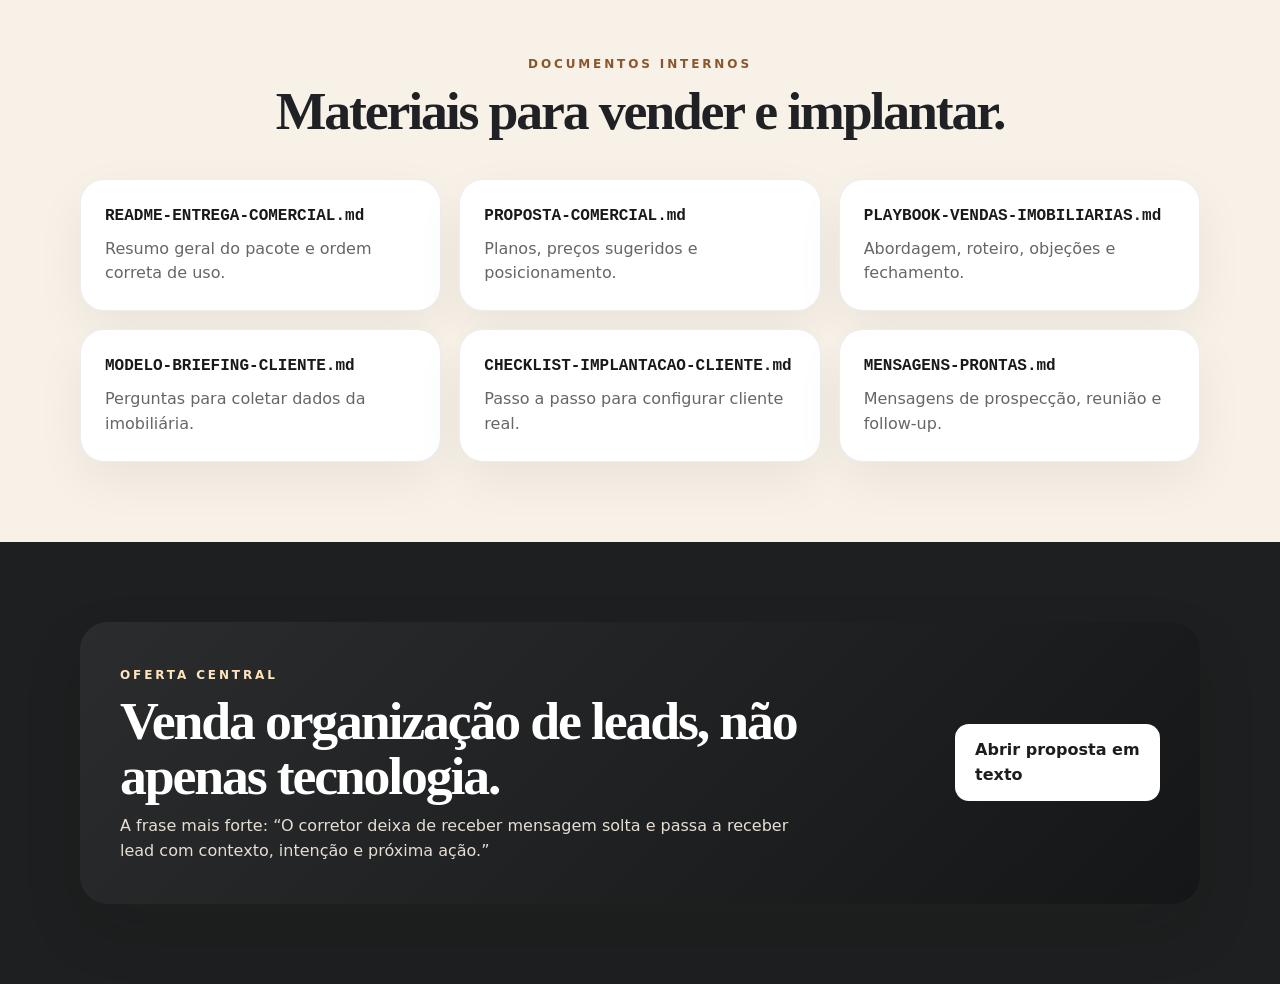
<file: COMECE-AQUI.html>
<!DOCTYPE html>
<html lang="pt-BR">
<head>
  <meta charset="UTF-8">
  <meta name="viewport" content="width=device-width, initial-scale=1.0">
  <title>Comece Aqui | Pacote Comercial Automação Imobiliária</title>
  <link rel="stylesheet" href="styles.css">
  <link rel="icon" href="favicon.svg" type="image/svg+xml">
</head>
<body class="commercial-page v50-page">
  <header class="site-header commercial-header">
    <div class="container header-inner">
      <a class="brand" href="COMECE-AQUI.html">
        <span class="brand-mark" aria-hidden="true">⌂</span>
        <span><strong>Pacote Comercial</strong><small>Automação para imobiliárias</small></span>
      </a>
      <nav class="main-nav open">
        <a href="para-imobiliarias.html">Página de venda</a>
        <a href="index.html">Site vitrine</a>
        <a href="painel-operacional.html">Painel operacional</a>
        <a href="roteiro-demo.html">Roteiro</a>
      </nav>
    </div>
  </header>

  <main>
    <section class="commercial-hero automation-hero">
      <div class="container commercial-hero-grid">
        <div class="commercial-copy">
          <span class="eyebrow light">Comece por aqui</span>
          <h1>Pacote pronto para apresentar, vender e implantar automação em imobiliárias.</h1>
          <p>Use esta central para navegar pelo material comercial, vitrinenstrar a solução ao dono da imobiliária e consultar os documentos de implantação.</p>
          <div class="hero-actions">
            <a class="button button-primary" href="para-imobiliarias.html">Abrir página de venda</a>
            <a class="button button-light" href="index.html#teste-fluxo">Testar fluxo do lead</a>
          </div>
        </div>
        <div class="automation-dashboard glass-card">
          <div class="dash-top"><span class="pulse-dot"></span><strong>Ordem de apresentação</strong><small>7 min</small></div>
          <div class="lead-ticket">
            <span class="ticket-status">Venda consultiva</span>
            <h3>Dor → Vitrine → Prova → Proposta</h3>
            <p>Mostre que o cliente final recebe atendimento melhor e que o corretor recebe lead com contexto.</p>
            <div class="ticket-grid"><span>1</span><b>Oferta comercial</b><span>2</span><b>Site vitrine</b><span>3</span><b>Painel da equipe</b><span>4</span><b>Proposta</b></div>
          </div>
        </div>
      </div>
    </section>

    <section class="section">
      <div class="container">
        <div class="section-heading centered"><div><span class="eyebrow dark">Arquivos principais</span><h2>Use cada arquivo no momento certo.</h2><p>O dono da imobiliária não precisa ver seus documentos técnicos. Para ele, mostre a página comercial, a vitrine e o painel.</p></div></div>
        <div class="portal-grid">
          <a class="portal-card" href="para-imobiliarias.html"><span>01</span><h3>Oferta comercial</h3><p>Envie para donos de imobiliárias. Foco em dor, valor e CTA.</p></a>
          <a class="portal-card" href="index.html"><span>02</span><h3>Site vitrinenstrativo</h3><p>Mostra a experiência do cliente final buscando imóveis.</p></a>
          <a class="portal-card" href="imovel.html?codigo=V10001"><span>03</span><h3>Imóvel específico</h3><p>Simula lead vindo de uma página de imóvel com código.</p></a>
          <a class="portal-card" href="painel-operacional.html"><span>04</span><h3>Painel da equipe</h3><p>Mostra o que chega para corretor e gestor.</p></a>
          <a class="portal-card" href="roteiro-demo.html"><span>05</span><h3>Roteiro de reunião</h3><p>Passo a passo para apresentar em poucos minutos.</p></a>
          <a class="portal-card" href="checklist-implantacao.html"><span>06</span><h3>Checklist visual</h3><p>Itens que precisam ser coletados para cliente real.</p></a>
        </div>
      </div>
    </section>

    <section class="section vitrine-simulator-section">
      <div class="container">
        <div class="section-heading centered"><div><span class="eyebrow dark">Documentos internos</span><h2>Materiais para vender e implantar.</h2></div></div>
        <div class="doc-grid">
          <article class="doc-card"><h3>README-ENTREGA-COMERCIAL.md</h3><p>Resumo geral do pacote e ordem correta de uso.</p></article>
          <article class="doc-card"><h3>PROPOSTA-COMERCIAL.md</h3><p>Planos, preços sugeridos e posicionamento.</p></article>
          <article class="doc-card"><h3>PLAYBOOK-VENDAS-IMOBILIARIAS.md</h3><p>Abordagem, roteiro, objeções e fechamento.</p></article>
          <article class="doc-card"><h3>MODELO-BRIEFING-CLIENTE.md</h3><p>Perguntas para coletar dados da imobiliária.</p></article>
          <article class="doc-card"><h3>CHECKLIST-IMPLANTACAO-CLIENTE.md</h3><p>Passo a passo para configurar cliente real.</p></article>
          <article class="doc-card"><h3>MENSAGENS-PRONTAS.md</h3><p>Mensagens de prospecção, reunião e follow-up.</p></article>
        </div>
      </div>
    </section>

    <section class="section cta-section">
      <div class="container cta-card">
        <div><span class="eyebrow light">Oferta central</span><h2>Venda organização de leads, não apenas tecnologia.</h2><p>A frase mais forte: “O corretor deixa de receber mensagem solta e passa a receber lead com contexto, intenção e próxima ação.”</p></div>
        <a class="button button-light" href="PROPOSTA-COMERCIAL.md">Abrir proposta em texto</a>
      </div>
    </section>
  </main>
</body>
</html>
</file>
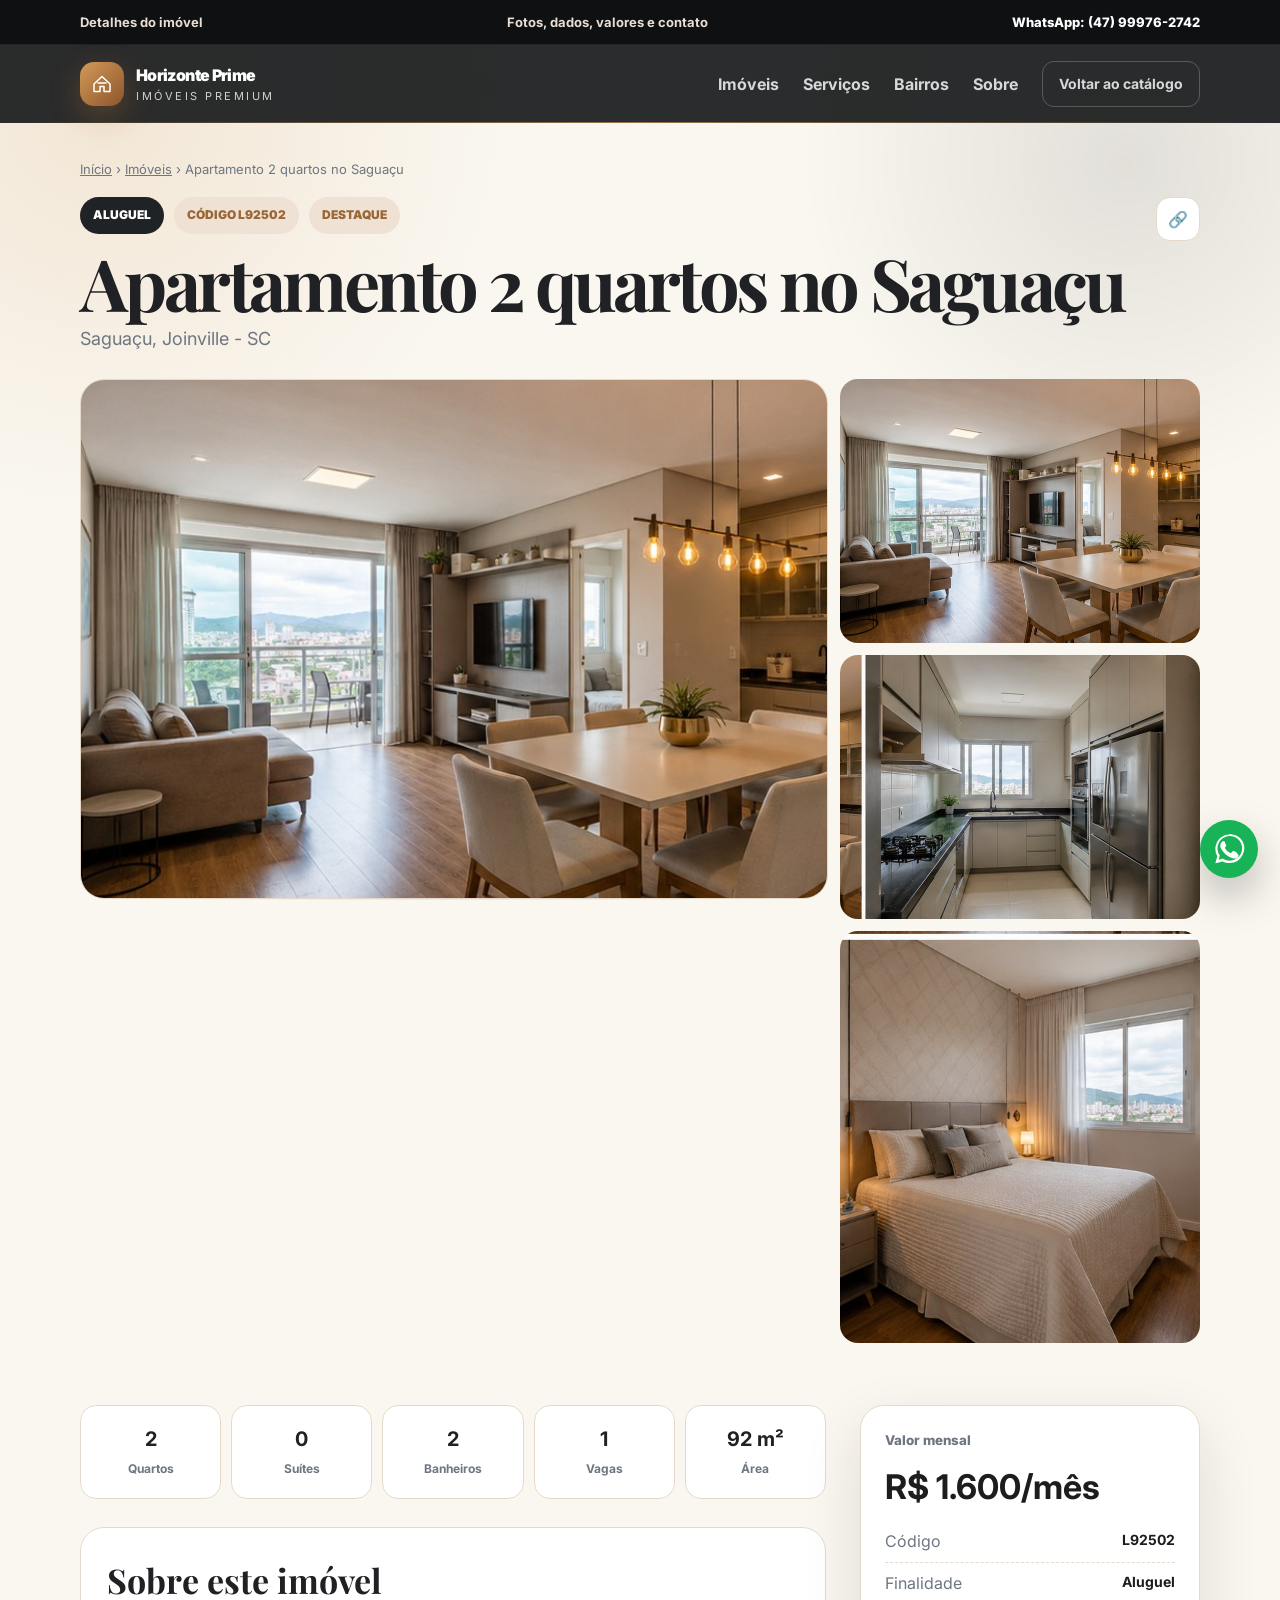
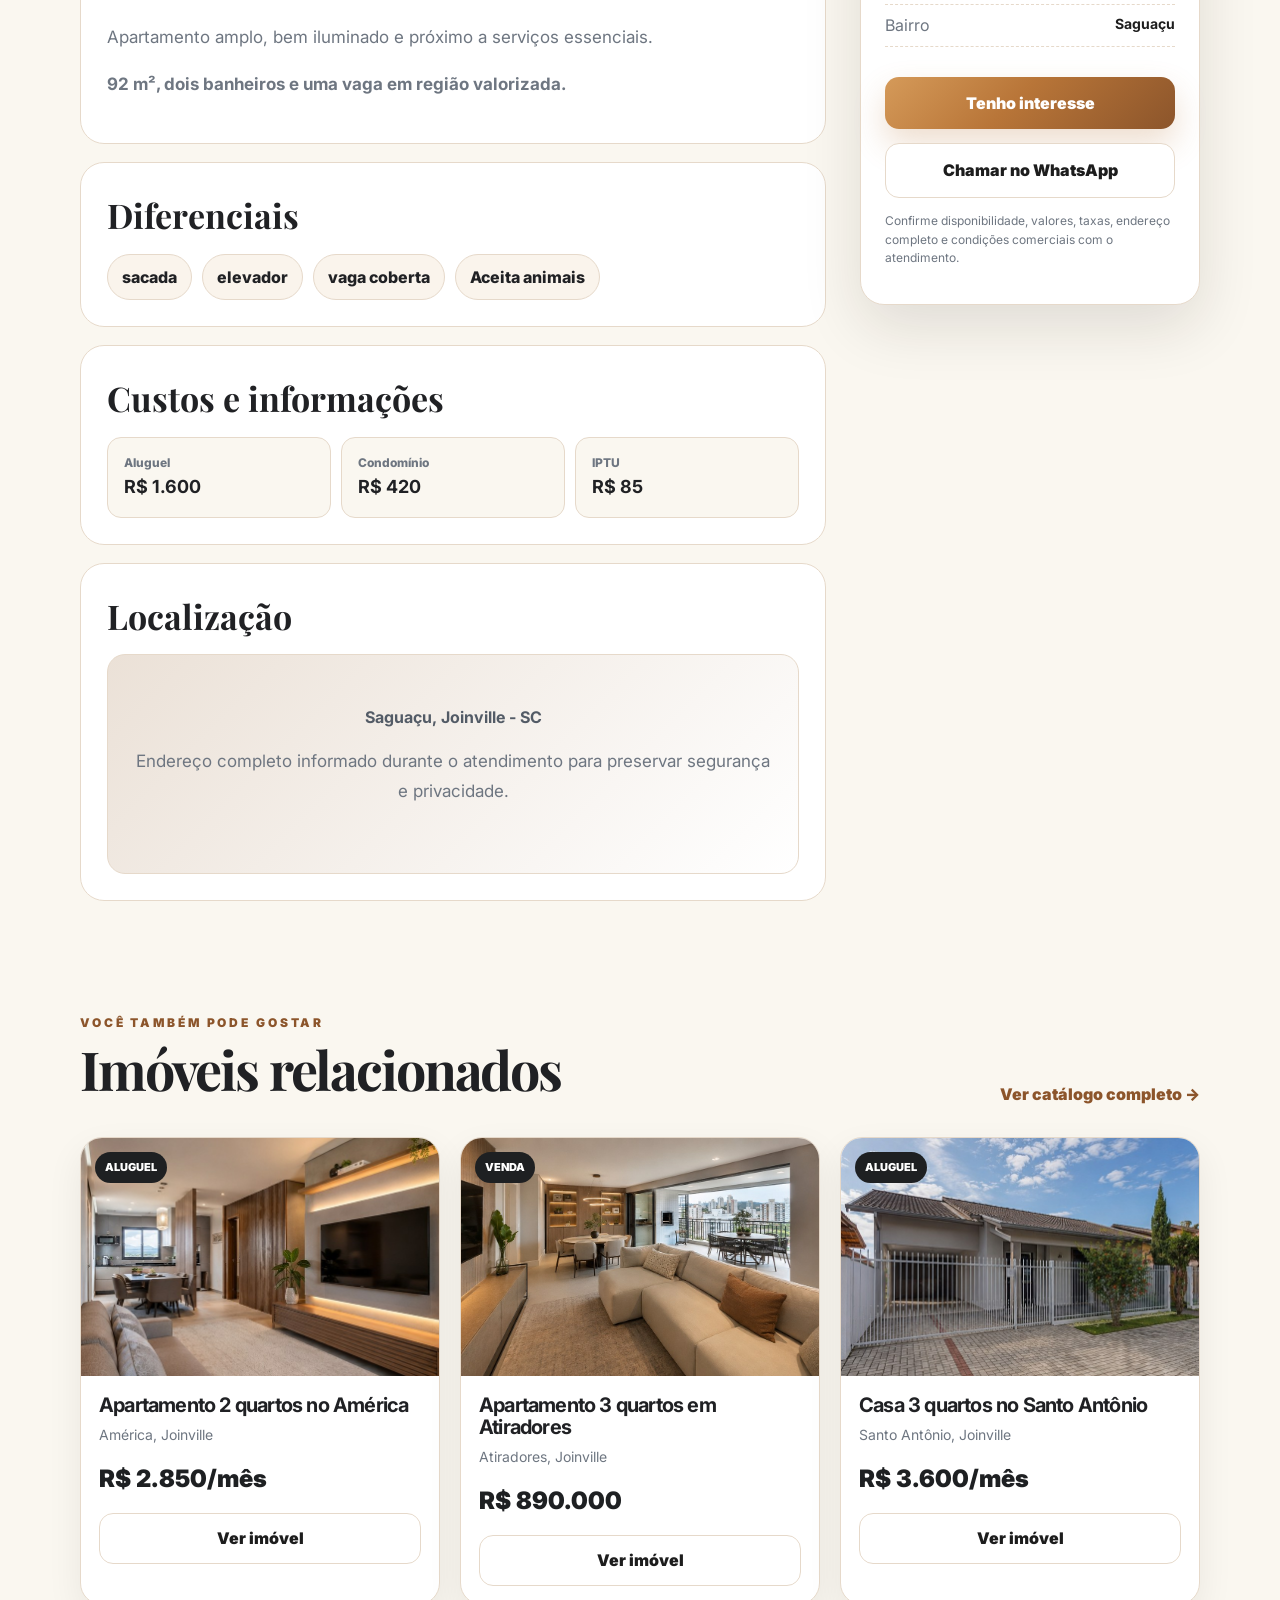
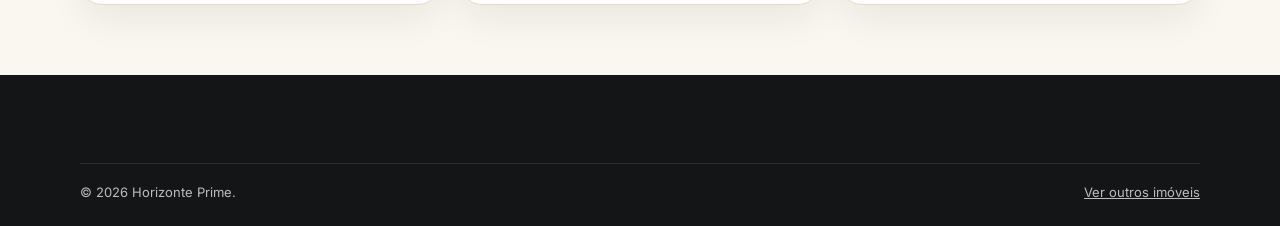
<file: imovel.html>
<!DOCTYPE html>
<html lang="pt-BR">
<head>
  <meta charset="UTF-8">
  <meta name="viewport" content="width=device-width, initial-scale=1.0">
  <meta name="description" content="Detalhes do imóvel com fotos, valores, características e atendimento pelo WhatsApp.">
  <meta name="theme-color" content="#191919">
  <title>Imóvel | Horizonte Prime Imóveis</title>
  <link rel="icon" href="favicon.svg" type="image/svg+xml">
  <link rel="preconnect" href="https://fonts.googleapis.com">
  <link rel="preconnect" href="https://fonts.gstatic.com" crossorigin>
  <link href="https://fonts.googleapis.com/css2?family=Inter:wght@400;500;600;700;800;900&family=Playfair+Display:wght@700;800&display=swap" rel="stylesheet">
  <link rel="stylesheet" href="styles.css">
</head>
<body class="property-page">
  <div class="topbar">
    <div class="container topbar-inner"><span>Detalhes do imóvel</span><span class="topbar-hide-mobile">Fotos, dados, valores e contato</span><a data-whatsapp-link href="#">WhatsApp: (47) 99976-2742</a></div>
  </div>

  <header class="site-header" id="topo">
    <div class="container header-inner">
      <a class="brand" href="index.html" aria-label="Página inicial">
        <span class="brand-mark" aria-hidden="true"><svg viewBox="0 0 48 48"><path d="M8 24 24 9l16 15v15H28V29h-8v10H8V24Z"/><path d="M16 22h16"/></svg></span>
        <span><strong data-business-name>Horizonte Prime</strong><small>Imóveis premium</small></span>
      </a>
      <button class="menu-toggle" type="button" aria-expanded="false" aria-controls="main-nav"><span></span><span></span><span></span><span class="sr-only">Abrir menu</span></button>
      <nav class="main-nav" id="main-nav" aria-label="Navegação principal"><a href="index.html#imoveis">Imóveis</a><a href="index.html#servicos">Serviços</a><a href="index.html#bairros">Bairros</a><a href="index.html#sobre">Sobre</a><a class="button button-small button-outline" href="index.html#catalogo">Voltar ao catálogo</a></nav>
    </div>
  </header>

  <main id="conteudo">
    <div class="container" id="property-root"><div class="loading">Carregando imóvel...</div></div>
  </main>

  <footer class="site-footer property-footer">
    <div class="container footer-bottom"><span>© <span id="current-year"></span> <span data-business-name>Horizonte Prime</span>.</span><a href="index.html#catalogo">Ver outros imóveis</a></div>
  </footer>

  <a class="floating-whatsapp" data-whatsapp-link href="#" target="_blank" rel="noopener" aria-label="Abrir WhatsApp"><svg viewBox="0 0 32 32" aria-hidden="true"><path d="M27.3 4.7A15.2 15.2 0 0 0 3.4 23l-2 7.3 7.5-2A15.1 15.1 0 0 0 16 30h.1A15.2 15.2 0 0 0 27.3 4.7Zm-11.2 22.8a12.6 12.6 0 0 1-6.4-1.8l-.5-.3-4.4 1.2L6 22.3l-.3-.5a12.7 12.7 0 1 1 10.4 5.7Z"/><path d="M23.1 18.9c-.4-.2-2.4-1.2-2.8-1.3-.4-.1-.7-.2-1 .2-.3.4-1.1 1.3-1.4 1.6-.3.3-.5.3-.9.1-2.4-1.2-4-2.2-5.6-4.9-.4-.7.4-.7 1.2-2.2.1-.3.1-.5 0-.7-.1-.2-1-2.4-1.4-3.3-.4-.9-.8-.8-1-.8h-.9c-.3 0-.8.1-1.2.6-.4.4-1.6 1.6-1.6 3.9s1.7 4.5 1.9 4.8c.2.3 3.3 5.1 8.1 7.2 3 1.3 4.2 1.4 5.7 1.2.9-.1 2.4-1 2.8-1.9.3-.9.3-1.7.2-1.9-.1-.2-.4-.3-.8-.5Z"/></svg></a>

  <dialog class="lead-modal" id="lead-modal">
    <button class="modal-close" type="button" aria-label="Fechar">×</button>
    <div class="modal-heading"><span class="eyebrow dark">Atendimento personalizado</span><h2 id="lead-modal-title">Tenho interesse neste imóvel</h2><p id="lead-modal-description">Preencha seus dados para a equipe continuar o atendimento pelo WhatsApp com as informações deste imóvel.</p></div>
    <form id="lead-form" novalidate>
      <input type="hidden" id="lead-listing-code" name="listing_code"><input type="hidden" id="lead-listing-title" name="listing_title"><input type="hidden" id="lead-listing-url" name="listing_url"><input type="hidden" id="lead-form-type" name="form_type" value="property"><input type="hidden" id="lead-scenario" name="lead_scenario" value="property_interest">
      <div class="form-grid"><label class="form-field full"><span>Nome</span><input id="lead-name" name="name" type="text" autocomplete="name" required placeholder="Como podemos chamar você?"><small class="field-error"></small></label><label class="form-field"><span>WhatsApp</span><input id="lead-phone" name="phone" type="tel" autocomplete="tel" required placeholder="(47) 99999-9999"><small class="field-error"></small></label><label class="form-field"><span>E-mail <em>opcional</em></span><input id="lead-email" name="email" type="email" autocomplete="email" placeholder="voce@email.com"><small class="field-error"></small></label><label class="form-field full"><span>Mensagem</span><textarea id="lead-message" name="message" rows="4" required placeholder="Tenho interesse neste imóvel e gostaria de mais informações."></textarea><small class="field-error"></small></label></div>
      <label class="consent-field"><input id="lead-consent" type="checkbox" required><span>Concordo em receber atendimento relacionado à minha solicitação pelo WhatsApp.</span></label>
      <button class="button button-primary button-full" id="lead-submit" type="submit"><span class="button-label">Enviar interesse</span><span class="button-loading hidden">Enviando...</span></button><div class="form-feedback hidden" id="lead-feedback" role="status"></div>
    </form>
  </dialog>

  <script src="config.js?v=184"></script>
  <script src="imoveis-data.js?v=184"></script>
  <script src="site.js?v=184"></script>
  <script src="atendimento.js?v=184"></script>
  <script src="property.js?v=184"></script>
</body>
</html>
</file>
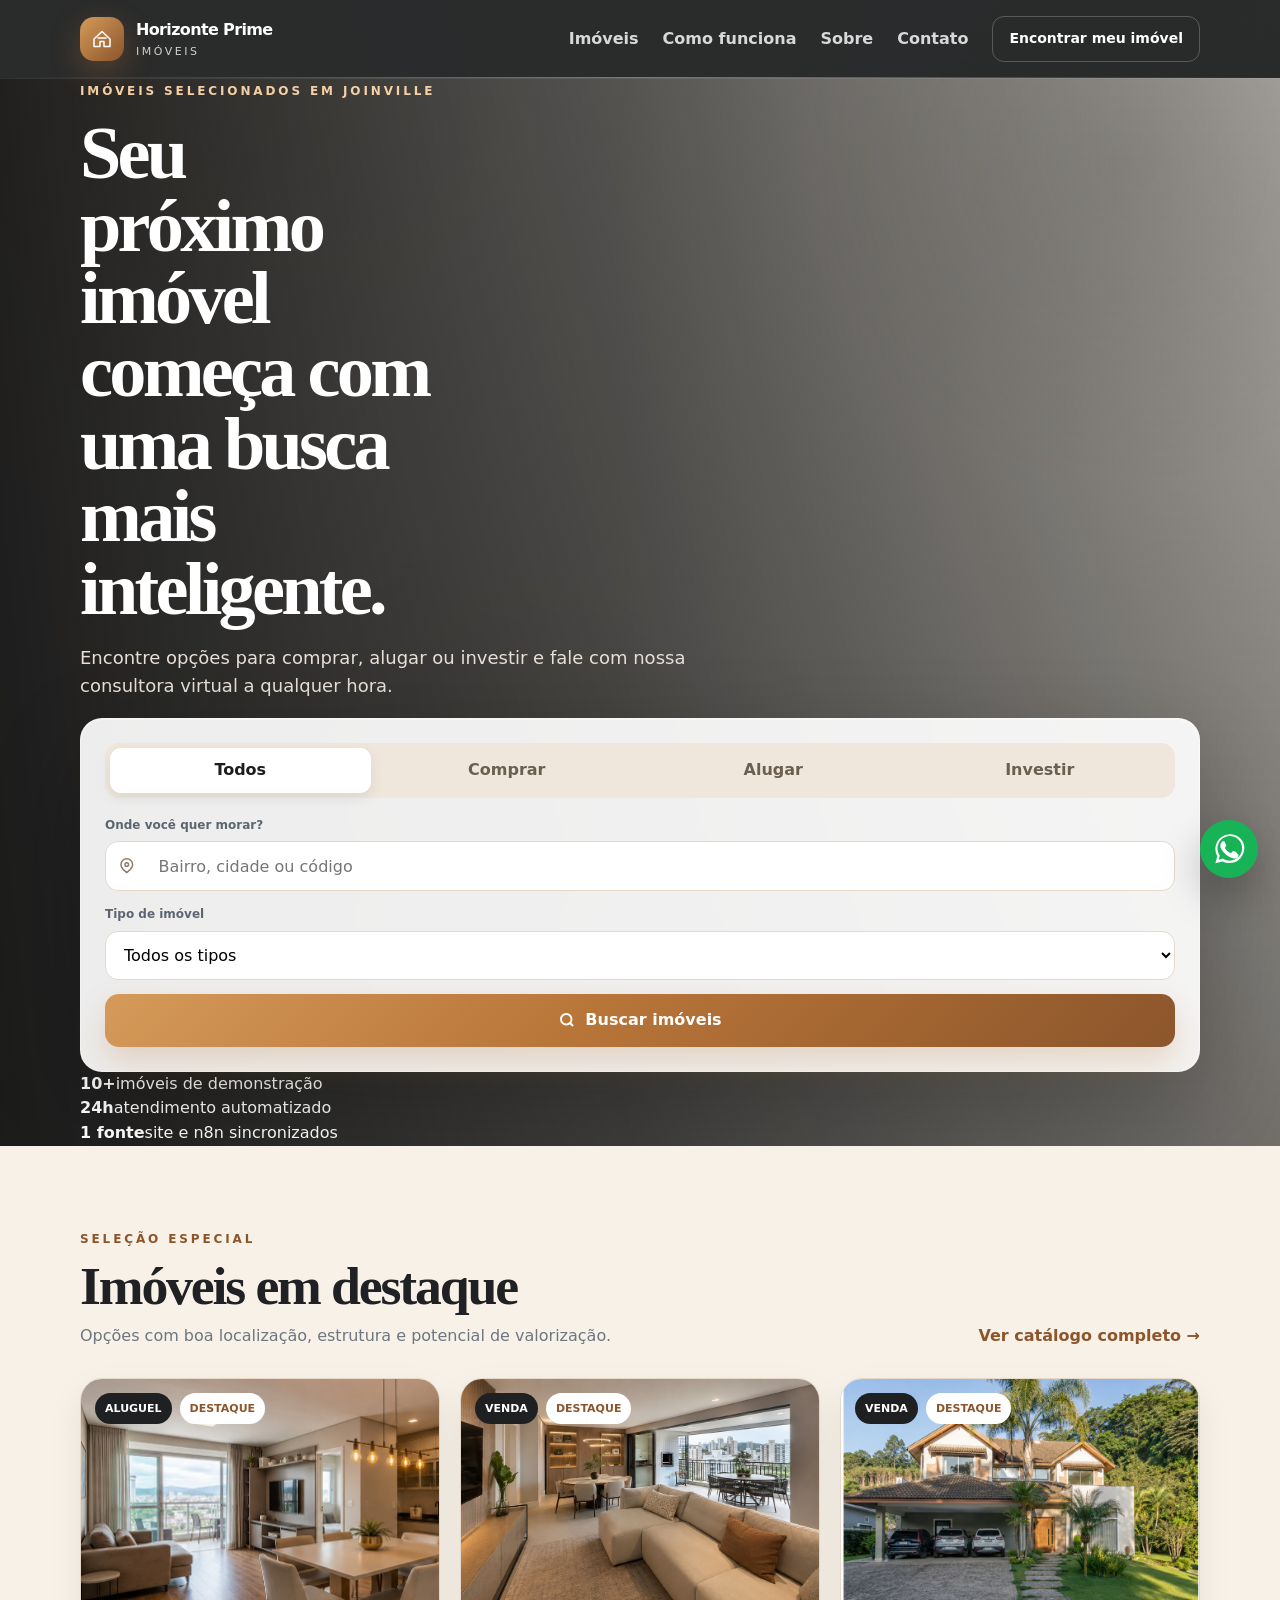
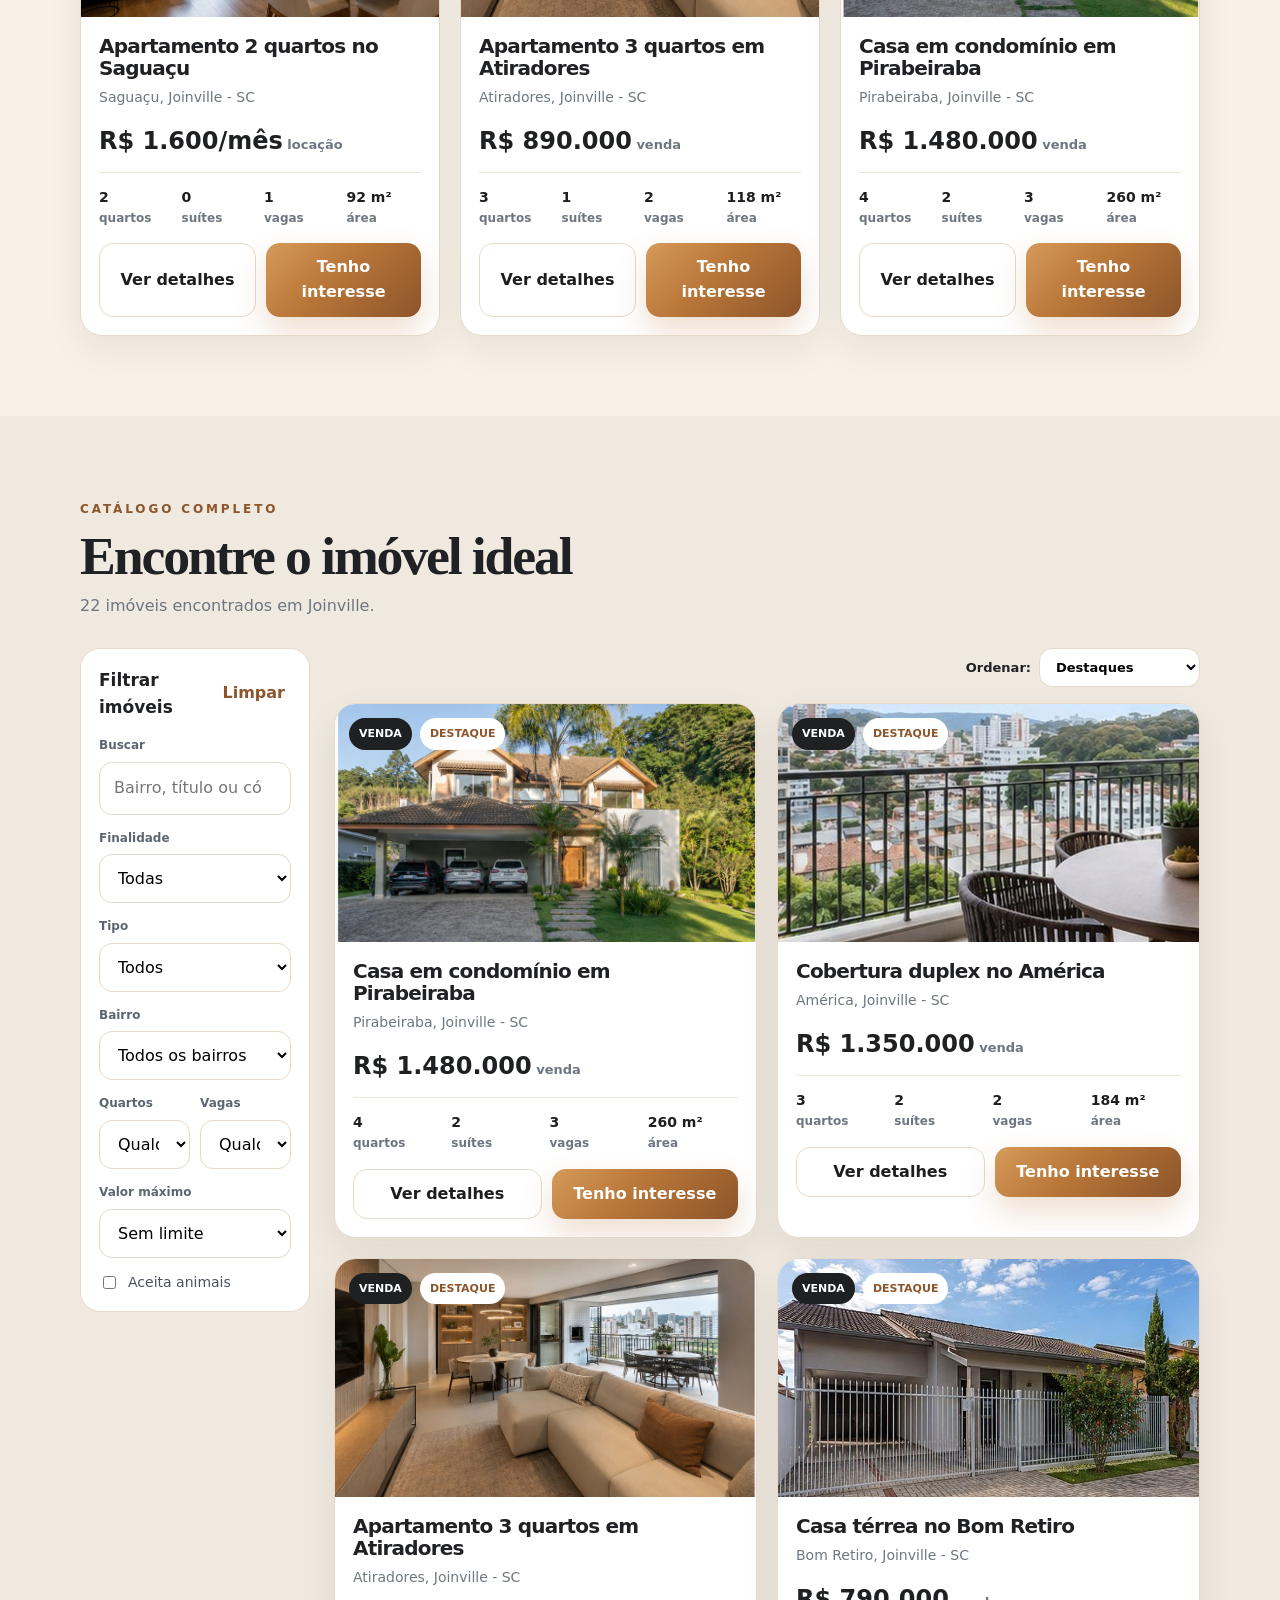
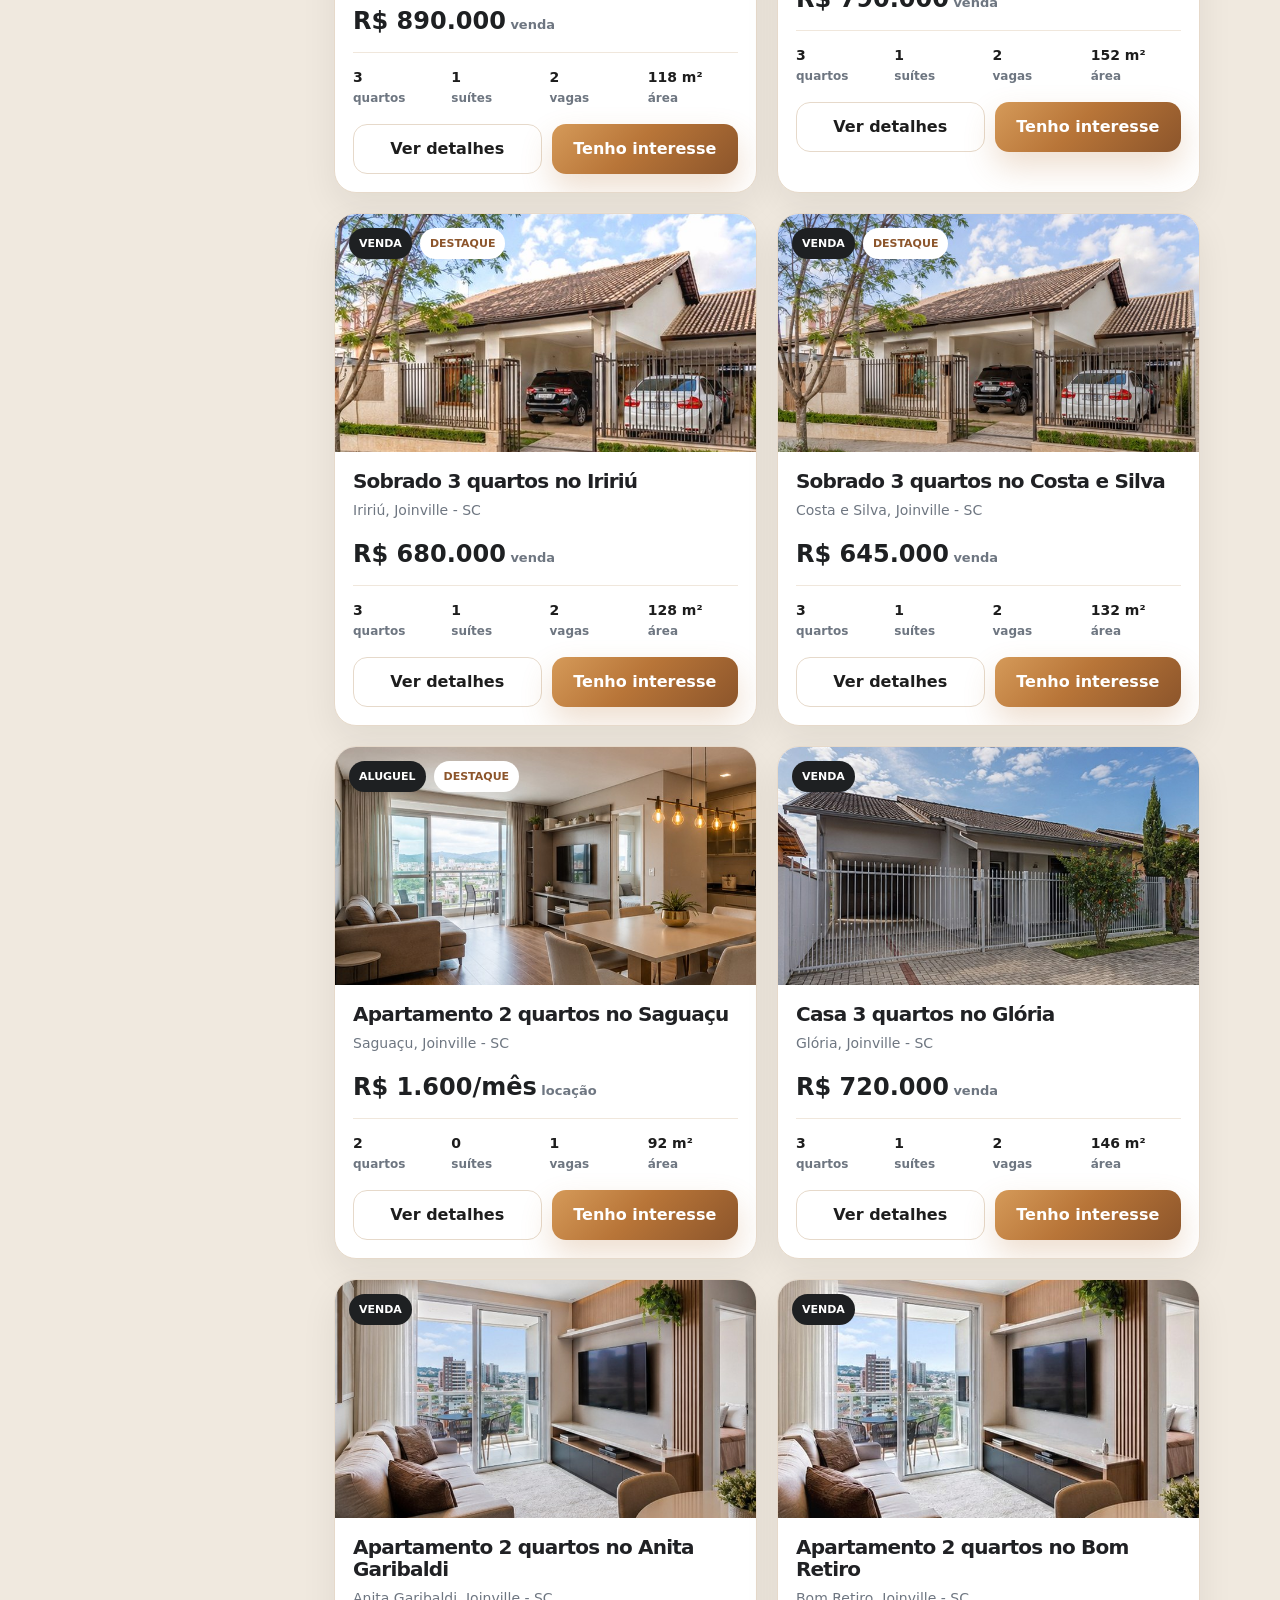
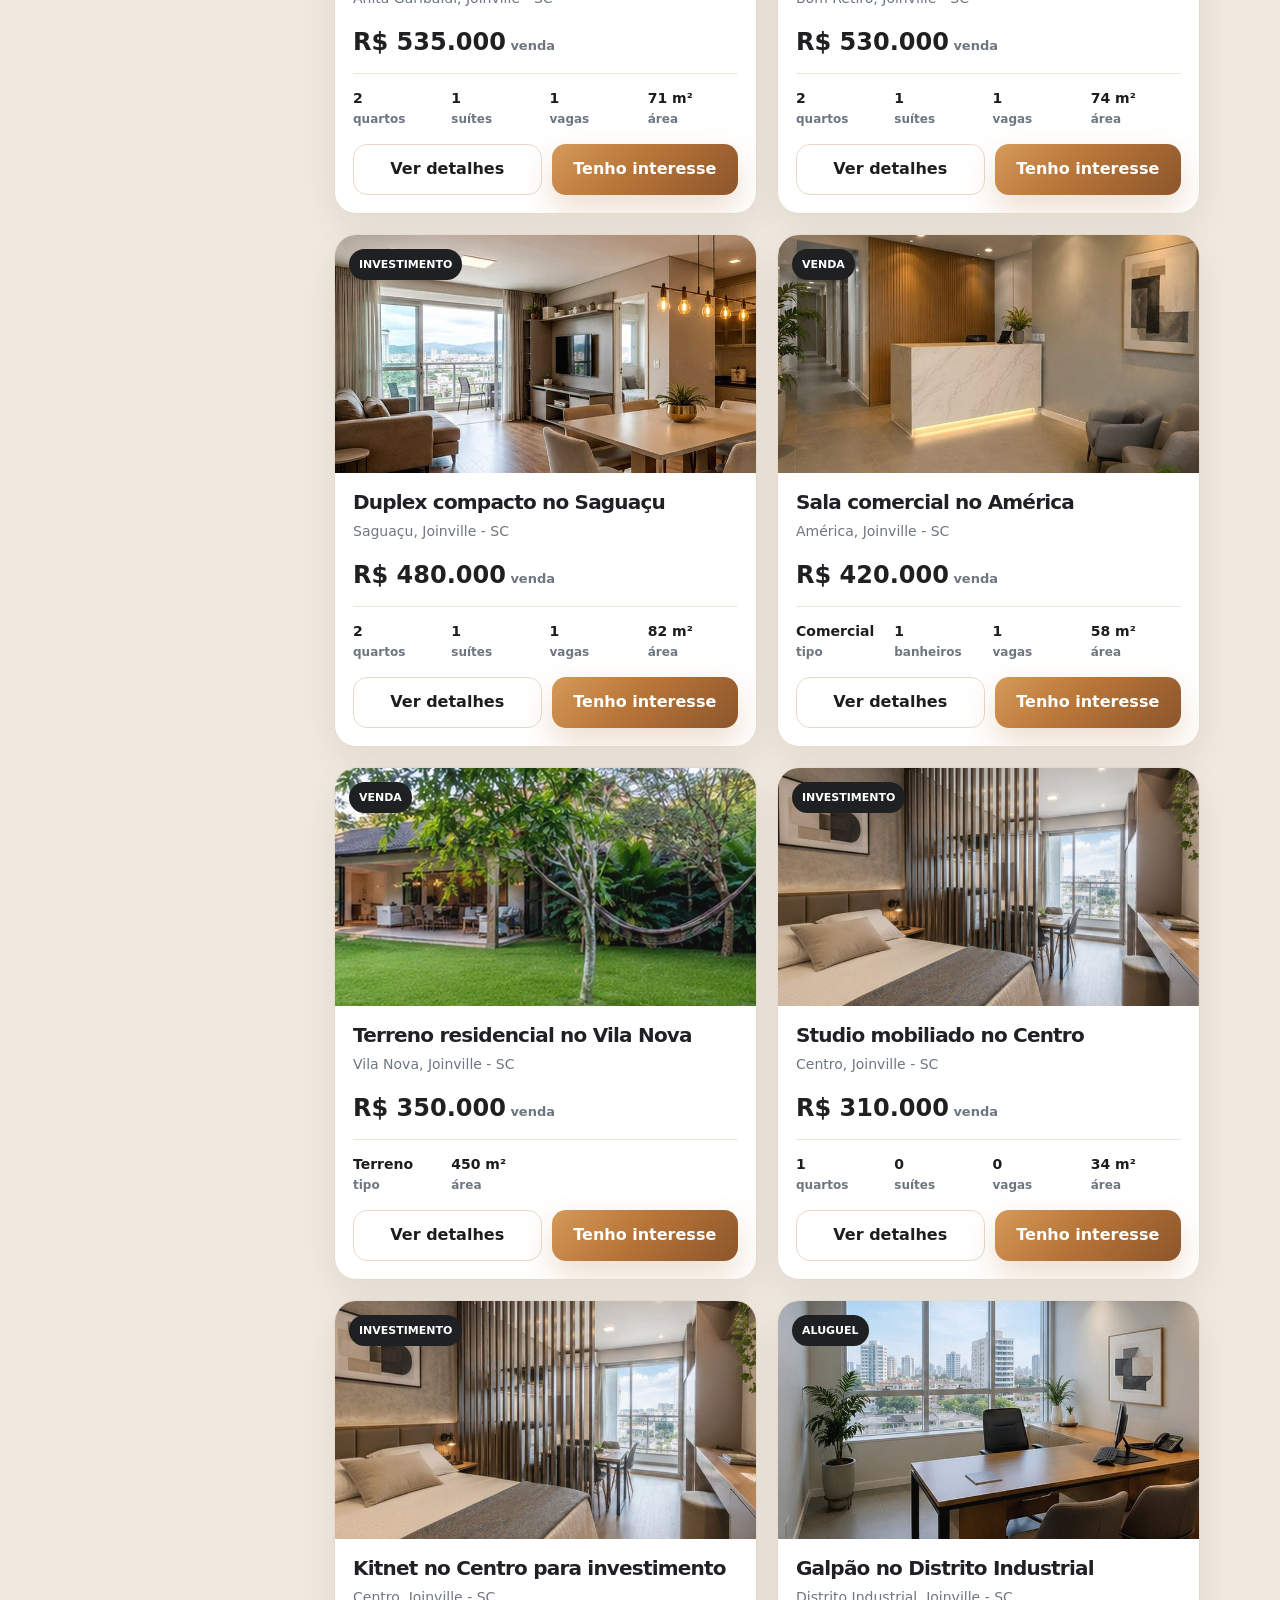
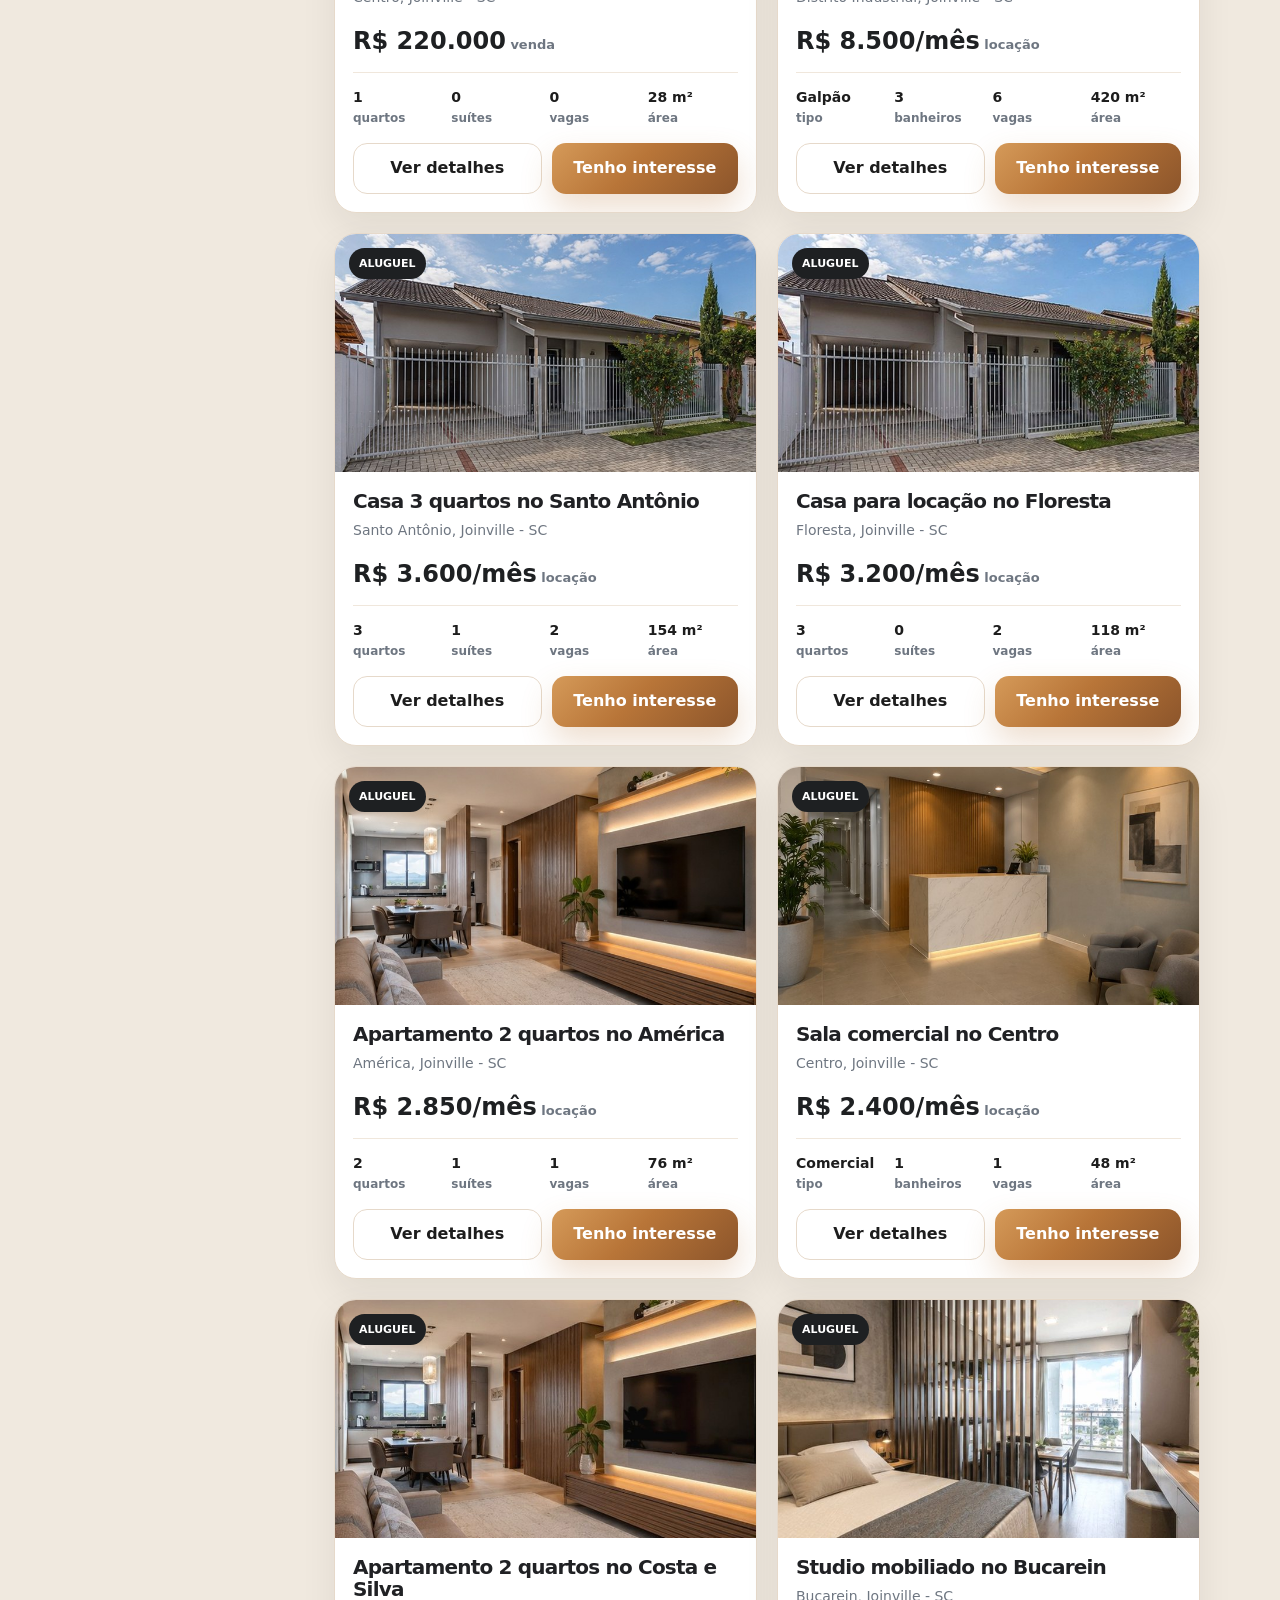
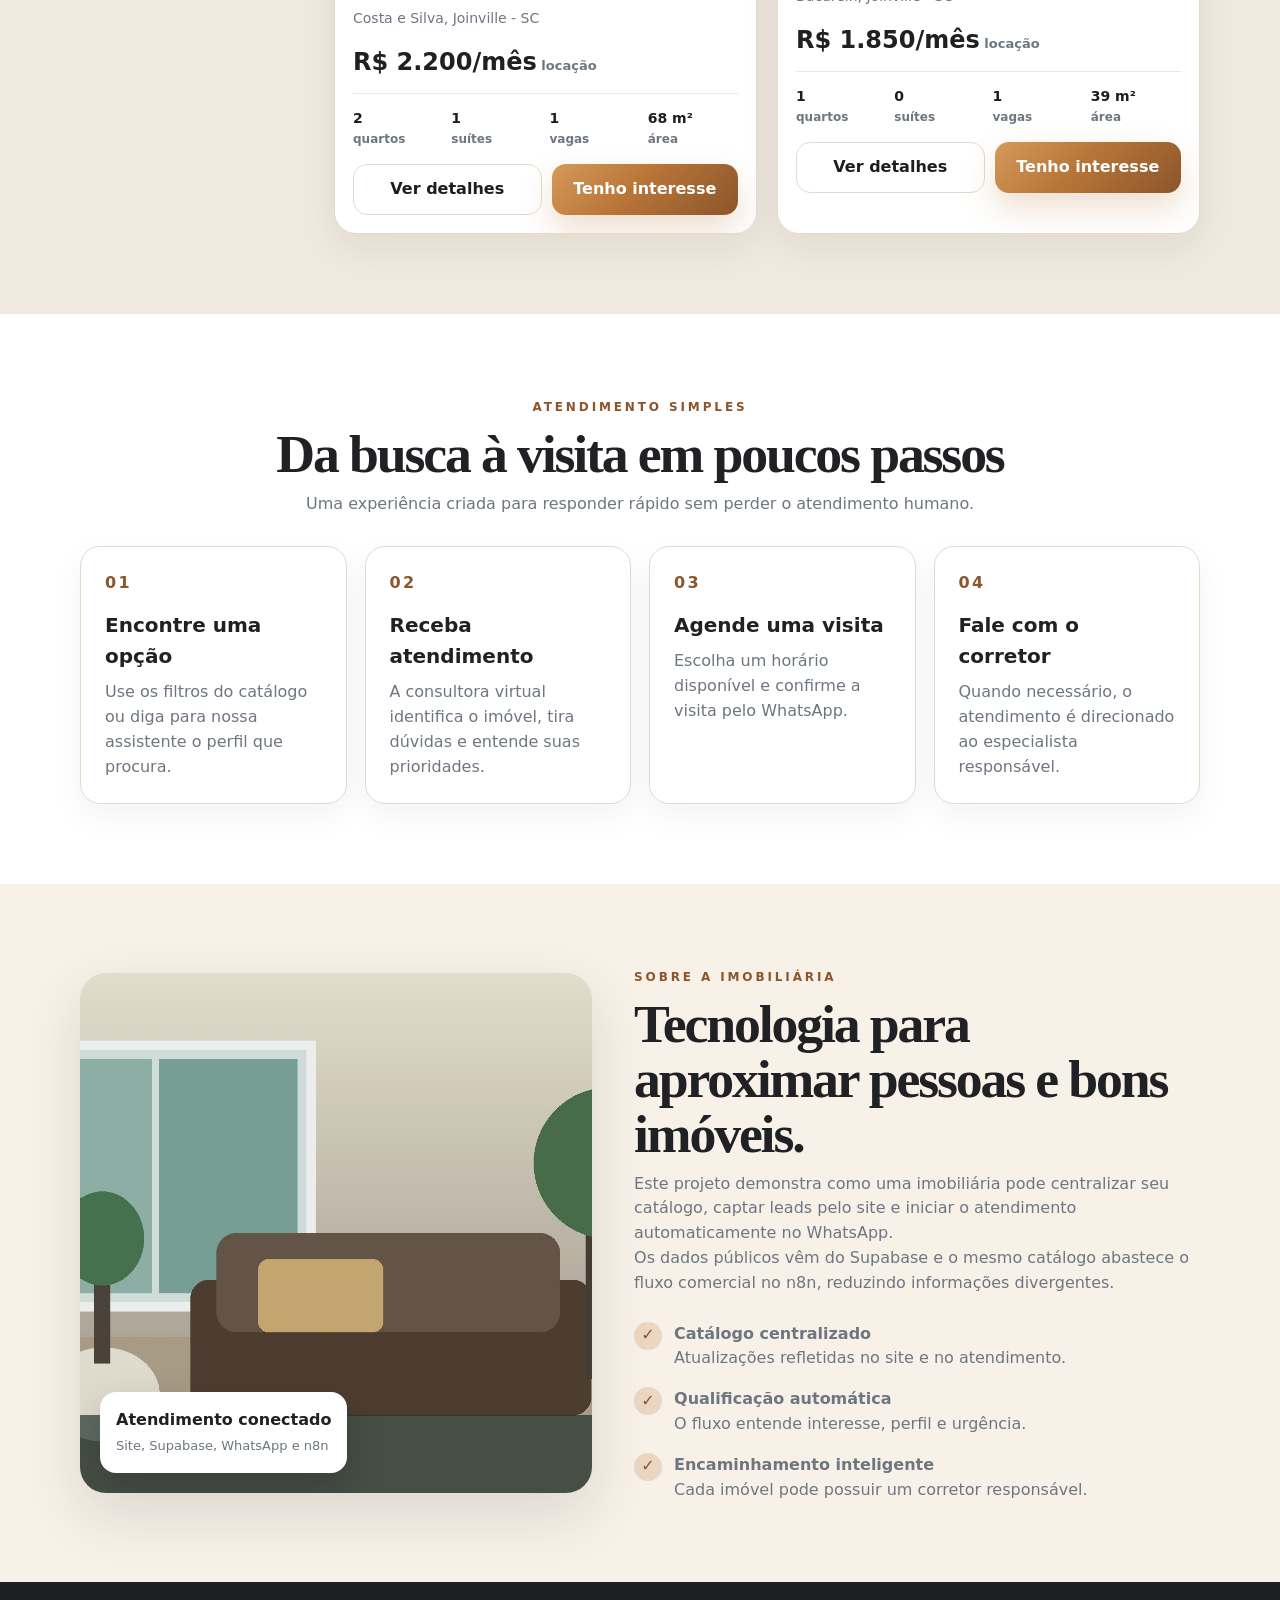
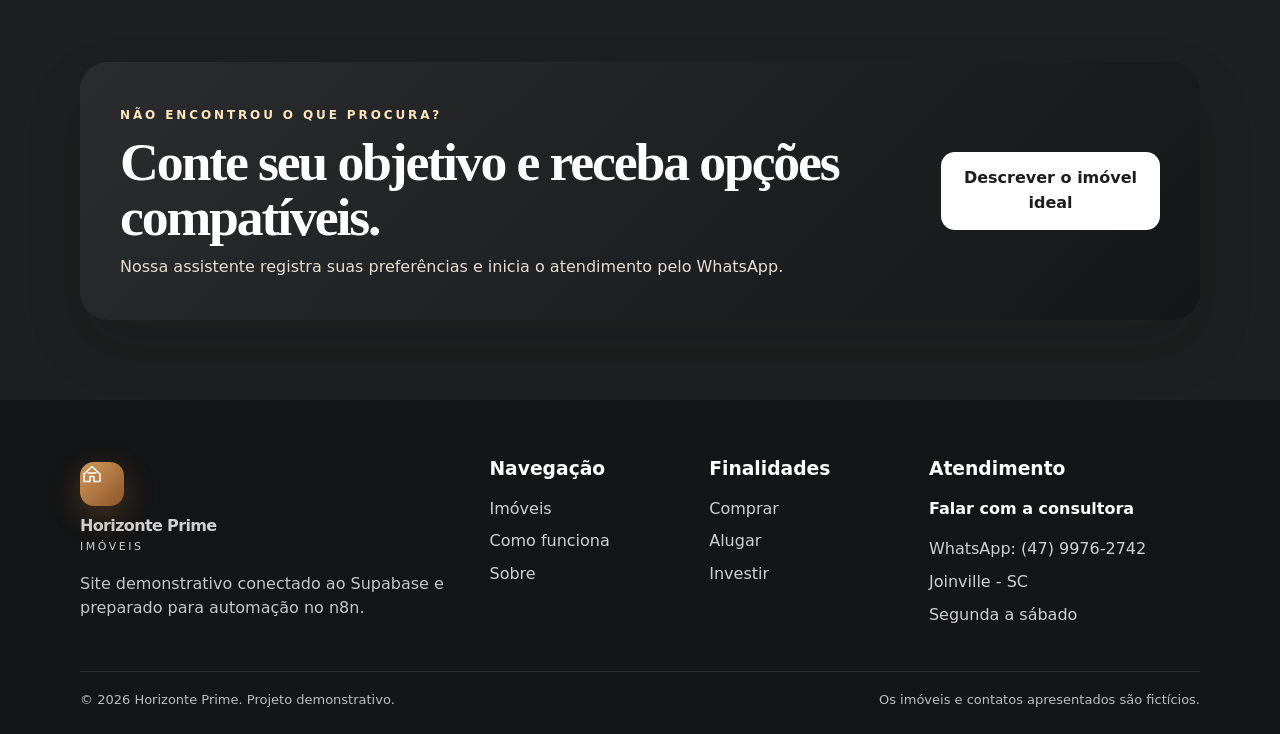
<file: index (1).html>
<!DOCTYPE html>
<html lang="pt-BR">
<head>
  <meta charset="UTF-8">
  <meta name="viewport" content="width=device-width, initial-scale=1.0">
  <meta name="description" content="Imóveis para comprar, alugar e investir em Joinville.">
  <meta name="theme-color" content="#0f3d35">
  <title>Horizonte Prime Imóveis | Joinville</title>
  <link rel="icon" href="favicon.svg" type="image/svg+xml">
  <link rel="stylesheet" href="styles.css">
</head>
<body>
  <a class="skip-link" href="#conteudo">Pular para o conteúdo</a>

  <header class="site-header" id="topo">
    <div class="container header-inner">
      <a class="brand" href="index.html" aria-label="Página inicial">
        <span class="brand-mark" aria-hidden="true">
          <svg viewBox="0 0 48 48"><path d="M8 24 24 9l16 15v15H28V29h-8v10H8V24Z"/><path d="M16 22h16"/></svg>
        </span>
        <span>
          <strong data-business-name>Horizonte Prime</strong>
          <small>Imóveis</small>
        </span>
      </a>

      <button class="menu-toggle" type="button" aria-expanded="false" aria-controls="main-nav">
        <span></span><span></span><span></span>
        <span class="sr-only">Abrir menu</span>
      </button>

      <nav class="main-nav" id="main-nav" aria-label="Navegação principal">
        <a href="#imoveis">Imóveis</a>
        <a href="#como-funciona">Como funciona</a>
        <a href="#sobre">Sobre</a>
        <a href="#contato">Contato</a>
        <button class="button button-small button-outline open-generic-lead" type="button">Encontrar meu imóvel</button>
      </nav>
    </div>
  </header>

  <main id="conteudo">
    <section class="hero">
      <div class="hero-overlay"></div>
      <div class="container hero-content">
        <div class="hero-copy">
          <span class="eyebrow">Imóveis selecionados em Joinville</span>
          <h1>Seu próximo imóvel começa com uma busca mais inteligente.</h1>
          <p>Encontre opções para comprar, alugar ou investir e fale com nossa consultora virtual a qualquer hora.</p>
        </div>

        <form class="hero-search glass-card" id="hero-search-form">
          <div class="search-tabs" role="tablist" aria-label="Finalidade do imóvel">
            <button type="button" class="search-tab active" data-purpose="" role="tab" aria-selected="true">Todos</button>
            <button type="button" class="search-tab" data-purpose="compra" role="tab">Comprar</button>
            <button type="button" class="search-tab" data-purpose="locacao" role="tab">Alugar</button>
            <button type="button" class="search-tab" data-purpose="investimento" role="tab">Investir</button>
          </div>

          <div class="hero-search-grid">
            <label>
              <span>Onde você quer morar?</span>
              <div class="input-with-icon">
                <svg viewBox="0 0 24 24" aria-hidden="true"><path d="M20 10c0 5-8 11-8 11S4 15 4 10a8 8 0 1 1 16 0Z"/><circle cx="12" cy="10" r="2.5"/></svg>
                <input id="hero-query" type="search" placeholder="Bairro, cidade ou código">
              </div>
            </label>

            <label>
              <span>Tipo de imóvel</span>
              <select id="hero-category">
                <option value="">Todos os tipos</option>
                <option value="apartamento">Apartamento</option>
                <option value="casa">Casa</option>
                <option value="sobrado">Sobrado</option>
                <option value="studio">Studio</option>
                <option value="comercial">Comercial</option>
              </select>
            </label>

            <button class="button button-primary hero-search-button" type="submit">
              <svg viewBox="0 0 24 24" aria-hidden="true"><circle cx="11" cy="11" r="7"/><path d="m20 20-4-4"/></svg>
              Buscar imóveis
            </button>
          </div>
        </form>

        <div class="hero-trust">
          <div><strong>10+</strong><span>imóveis de demonstração</span></div>
          <div><strong>24h</strong><span>atendimento automatizado</span></div>
          <div><strong>1 fonte</strong><span>site e n8n sincronizados</span></div>
        </div>
      </div>
    </section>

    <section class="section section-featured" id="imoveis">
      <div class="container">
        <div class="section-heading">
          <div>
            <span class="eyebrow dark">Seleção especial</span>
            <h2>Imóveis em destaque</h2>
            <p>Opções com boa localização, estrutura e potencial de valorização.</p>
          </div>
          <a class="text-link" href="#catalogo">Ver catálogo completo <span aria-hidden="true">→</span></a>
        </div>

        <div class="property-grid" id="featured-grid" aria-live="polite">
          <div class="skeleton-card"></div>
          <div class="skeleton-card"></div>
          <div class="skeleton-card"></div>
        </div>
      </div>
    </section>

    <section class="section catalog-section" id="catalogo">
      <div class="container">
        <div class="section-heading catalog-heading">
          <div>
            <span class="eyebrow dark">Catálogo completo</span>
            <h2>Encontre o imóvel ideal</h2>
            <p id="catalog-summary">Carregando imóveis disponíveis...</p>
          </div>
          <button class="button button-secondary filter-toggle" type="button" aria-expanded="false" aria-controls="catalog-filters">
            Filtros
          </button>
        </div>

        <div class="catalog-layout">
          <aside class="filters-panel" id="catalog-filters">
            <div class="filter-header">
              <h3>Filtrar imóveis</h3>
              <button type="button" class="clear-filters">Limpar</button>
            </div>

            <label class="filter-field">
              <span>Buscar</span>
              <input id="filter-query" type="search" placeholder="Bairro, título ou código">
            </label>

            <label class="filter-field">
              <span>Finalidade</span>
              <select id="filter-purpose">
                <option value="">Todas</option>
                <option value="compra">Compra</option>
                <option value="locacao">Locação</option>
                <option value="investimento">Investimento</option>
              </select>
            </label>

            <label class="filter-field">
              <span>Tipo</span>
              <select id="filter-category">
                <option value="">Todos</option>
                <option value="apartamento">Apartamento</option>
                <option value="casa">Casa</option>
                <option value="sobrado">Sobrado</option>
                <option value="studio">Studio</option>
                <option value="comercial">Comercial</option>
              </select>
            </label>

            <label class="filter-field">
              <span>Bairro</span>
              <select id="filter-neighborhood">
                <option value="">Todos os bairros</option>
              </select>
            </label>

            <div class="filter-row">
              <label class="filter-field">
                <span>Quartos</span>
                <select id="filter-bedrooms">
                  <option value="">Qualquer</option>
                  <option value="1">1+</option>
                  <option value="2">2+</option>
                  <option value="3">3+</option>
                  <option value="4">4+</option>
                </select>
              </label>

              <label class="filter-field">
                <span>Vagas</span>
                <select id="filter-parking">
                  <option value="">Qualquer</option>
                  <option value="1">1+</option>
                  <option value="2">2+</option>
                  <option value="3">3+</option>
                </select>
              </label>
            </div>

            <label class="filter-field">
              <span>Valor máximo</span>
              <select id="filter-price">
                <option value="">Sem limite</option>
                <option value="2500">R$ 2.500</option>
                <option value="4000">R$ 4.000</option>
                <option value="400000">R$ 400 mil</option>
                <option value="600000">R$ 600 mil</option>
                <option value="800000">R$ 800 mil</option>
                <option value="1000000">R$ 1 milhão</option>
                <option value="1500000">R$ 1,5 milhão</option>
              </select>
            </label>

            <label class="check-field">
              <input id="filter-pet" type="checkbox">
              <span>Aceita animais</span>
            </label>
          </aside>

          <div class="catalog-content">
            <div class="catalog-toolbar">
              <div class="active-filters" id="active-filters"></div>
              <label class="sort-control">
                <span>Ordenar:</span>
                <select id="sort-properties">
                  <option value="featured">Destaques</option>
                  <option value="price-asc">Menor preço</option>
                  <option value="price-desc">Maior preço</option>
                  <option value="area-desc">Maior área</option>
                </select>
              </label>
            </div>

            <div class="property-grid catalog-grid" id="catalog-grid" aria-live="polite"></div>

            <div class="empty-state hidden" id="catalog-empty">
              <div class="empty-icon">⌂</div>
              <h3>Nenhum imóvel encontrado</h3>
              <p>Altere os filtros ou conte para nossa assistente o que você está procurando.</p>
              <button class="button button-primary open-generic-lead" type="button">Quero ajuda para encontrar</button>
            </div>
          </div>
        </div>
      </div>
    </section>

    <section class="section steps-section" id="como-funciona">
      <div class="container">
        <div class="section-heading centered">
          <div>
            <span class="eyebrow dark">Atendimento simples</span>
            <h2>Da busca à visita em poucos passos</h2>
            <p>Uma experiência criada para responder rápido sem perder o atendimento humano.</p>
          </div>
        </div>

        <div class="steps-grid">
          <article class="step-card">
            <span class="step-number">01</span>
            <h3>Encontre uma opção</h3>
            <p>Use os filtros do catálogo ou diga para nossa assistente o perfil que procura.</p>
          </article>
          <article class="step-card">
            <span class="step-number">02</span>
            <h3>Receba atendimento</h3>
            <p>A consultora virtual identifica o imóvel, tira dúvidas e entende suas prioridades.</p>
          </article>
          <article class="step-card">
            <span class="step-number">03</span>
            <h3>Agende uma visita</h3>
            <p>Escolha um horário disponível e confirme a visita pelo WhatsApp.</p>
          </article>
          <article class="step-card">
            <span class="step-number">04</span>
            <h3>Fale com o corretor</h3>
            <p>Quando necessário, o atendimento é direcionado ao especialista responsável.</p>
          </article>
        </div>
      </div>
    </section>

    <section class="section about-section" id="sobre">
      <div class="container about-grid">
        <div class="about-image">
          <img src="about.jpg" alt="Interior de imóvel moderno">
          <div class="about-badge">
            <strong>Atendimento conectado</strong>
            <span>Site, Supabase, WhatsApp e n8n</span>
          </div>
        </div>
        <div class="about-copy">
          <span class="eyebrow dark">Sobre a imobiliária</span>
          <h2>Tecnologia para aproximar pessoas e bons imóveis.</h2>
          <p>Este projeto demonstra como uma imobiliária pode centralizar seu catálogo, captar leads pelo site e iniciar o atendimento automaticamente no WhatsApp.</p>
          <p>Os dados públicos vêm do Supabase e o mesmo catálogo abastece o fluxo comercial no n8n, reduzindo informações divergentes.</p>
          <div class="about-points">
            <div><span>✓</span><p><strong>Catálogo centralizado</strong><br>Atualizações refletidas no site e no atendimento.</p></div>
            <div><span>✓</span><p><strong>Qualificação automática</strong><br>O fluxo entende interesse, perfil e urgência.</p></div>
            <div><span>✓</span><p><strong>Encaminhamento inteligente</strong><br>Cada imóvel pode possuir um corretor responsável.</p></div>
          </div>
        </div>
      </div>
    </section>

    <section class="section cta-section" id="contato">
      <div class="container cta-card">
        <div>
          <span class="eyebrow light">Não encontrou o que procura?</span>
          <h2>Conte seu objetivo e receba opções compatíveis.</h2>
          <p>Nossa assistente registra suas preferências e inicia o atendimento pelo WhatsApp.</p>
        </div>
        <button class="button button-light open-generic-lead" type="button">Descrever o imóvel ideal</button>
      </div>
    </section>
  </main>

  <footer class="site-footer">
    <div class="container footer-grid">
      <div>
        <a class="brand footer-brand" href="index.html">
          <span class="brand-mark" aria-hidden="true">
            <svg viewBox="0 0 48 48"><path d="M8 24 24 9l16 15v15H28V29h-8v10H8V24Z"/><path d="M16 22h16"/></svg>
          </span>
          <span><strong data-business-name>Horizonte Prime</strong><small>Imóveis</small></span>
        </a>
        <p>Site demonstrativo conectado ao Supabase e preparado para automação no n8n.</p>
      </div>
      <div>
        <h3>Navegação</h3>
        <a href="#imoveis">Imóveis</a>
        <a href="#como-funciona">Como funciona</a>
        <a href="#sobre">Sobre</a>
      </div>
      <div>
        <h3>Finalidades</h3>
        <a href="#catalogo" data-footer-purpose="compra">Comprar</a>
        <a href="#catalogo" data-footer-purpose="locacao">Alugar</a>
        <a href="#catalogo" data-footer-purpose="investimento">Investir</a>
      </div>
      <div>
        <h3>Atendimento</h3>
        <button class="footer-button open-generic-lead" type="button">Falar com a consultora</button>
        <a href="https://wa.me/554799762742" target="_blank" rel="noopener">WhatsApp: (47) 9976-2742</a>
        <span>Joinville - SC</span>
        <span>Segunda a sábado</span>
      </div>
    </div>
    <div class="container footer-bottom">
      <span>© <span id="current-year"></span> <span data-business-name>Horizonte Prime</span>. Projeto demonstrativo.</span>
      <span>Os imóveis e contatos apresentados são fictícios.</span>
    </div>
  </footer>

  <a class="floating-whatsapp" id="floating-whatsapp" href="#" target="_blank" rel="noopener" aria-label="Abrir WhatsApp">
    <svg viewBox="0 0 32 32" aria-hidden="true"><path d="M27.3 4.7A15.2 15.2 0 0 0 3.4 23l-2 7.3 7.5-2A15.1 15.1 0 0 0 16 30h.1A15.2 15.2 0 0 0 27.3 4.7Zm-11.2 22.8a12.6 12.6 0 0 1-6.4-1.8l-.5-.3-4.4 1.2L6 22.3l-.3-.5a12.7 12.7 0 1 1 10.4 5.7Z"/><path d="M23.1 18.9c-.4-.2-2.4-1.2-2.8-1.3-.4-.1-.7-.2-1 .2-.3.4-1.1 1.3-1.4 1.6-.3.3-.5.3-.9.1-2.4-1.2-4-2.2-5.6-4.9-.4-.7.4-.7 1.2-2.2.1-.3.1-.5 0-.7-.1-.2-1-2.4-1.4-3.3-.4-.9-.8-.8-1-.8h-.9c-.3 0-.8.1-1.2.6-.4.4-1.6 1.6-1.6 3.9s1.7 4.5 1.9 4.8c.2.3 3.3 5.1 8.1 7.2 3 1.3 4.2 1.4 5.7 1.2.9-.1 2.4-1 2.8-1.9.3-.9.3-1.7.2-1.9-.1-.2-.4-.3-.8-.5Z"/></svg>
  </a>

  <dialog class="lead-modal" id="lead-modal">
    <button class="modal-close" type="button" aria-label="Fechar">×</button>
    <div class="modal-heading">
      <span class="eyebrow dark">Atendimento personalizado</span>
      <h2 id="lead-modal-title">Conte o que você procura</h2>
      <p id="lead-modal-description">Preencha seus dados para iniciar o atendimento pelo WhatsApp.</p>
    </div>

    <form id="lead-form" novalidate>
      <input type="hidden" id="lead-listing-code" name="listing_code">
      <input type="hidden" id="lead-listing-url" name="listing_url">

      <div class="form-grid">
        <label class="form-field full">
          <span>Nome</span>
          <input id="lead-name" name="name" type="text" autocomplete="name" required placeholder="Como podemos chamar você?">
          <small class="field-error"></small>
        </label>

        <label class="form-field">
          <span>WhatsApp</span>
          <input id="lead-phone" name="phone" type="tel" autocomplete="tel" required placeholder="(47) 99999-9999">
          <small class="field-error"></small>
        </label>

        <label class="form-field">
          <span>E-mail <em>opcional</em></span>
          <input id="lead-email" name="email" type="email" autocomplete="email" placeholder="voce@email.com">
          <small class="field-error"></small>
        </label>

        <label class="form-field full">
          <span>O que você procura?</span>
          <textarea id="lead-message" name="message" rows="4" required placeholder="Ex.: casa com 3 quartos até R$ 700 mil"></textarea>
          <small class="field-error"></small>
        </label>
      </div>

      <label class="consent-field">
        <input id="lead-consent" type="checkbox" required>
        <span>Concordo em receber o atendimento relacionado à minha solicitação pelo WhatsApp.</span>
      </label>

      <button class="button button-primary button-full" id="lead-submit" type="submit">
        <span class="button-label">Iniciar atendimento</span>
        <span class="button-loading hidden">Enviando...</span>
      </button>

      <div class="form-feedback hidden" id="lead-feedback" role="status"></div>
    </form>
  </dialog>

  <script src="config.js"></script>
  <script src="demo-data.js"></script>
  <script>
    // Correção de caminhos das imagens para GitHub Pages/repositório com imagens na raiz.
    // O projeto original usa /demo/imoveis/NOME.jpg, mas suas imagens estão junto do index.html.
    (function () {
      function corrigirCaminhoImagem(valor) {
        if (!valor || typeof valor !== 'string') return valor;

        var texto = valor.trim();
        var partes = texto.match(/(?:^|\/)(?:demo\/imoveis|assets)\/([^/?#]+\.(?:jpg|jpeg|png|webp|svg))(?:[?#].*)?$/i);

        if (partes && partes[1]) {
          return partes[1];
        }

        return valor;
      }

      function corrigirObjeto(objeto, visitados) {
        if (!objeto || typeof objeto !== 'object') return;

        visitados = visitados || new WeakSet();
        if (visitados.has(objeto)) return;
        visitados.add(objeto);

        if (Array.isArray(objeto)) {
          objeto.forEach(function (item) {
            corrigirObjeto(item, visitados);
          });
          return;
        }

        Object.keys(objeto).forEach(function (chave) {
          var valor = objeto[chave];

          if (typeof valor === 'string') {
            objeto[chave] = corrigirCaminhoImagem(valor);
          } else if (valor && typeof valor === 'object') {
            corrigirObjeto(valor, visitados);
          }
        });
      }

      function corrigirDadosGlobais() {
        [
          'DEMO_PROPERTIES',
          'DEMO_PROPERTIES_BY_CODE',
          'DEMO_DATA',
          'DEMO_CATALOG',
          'PROPERTY_DATA',
          'PROPERTIES',
          'IMOB_DEMO_DATA',
          '__IMOB_DEMO__'
        ].forEach(function (nome) {
          try {
            if (window[nome]) corrigirObjeto(window[nome]);
          } catch (erro) {}
        });
      }

      function corrigirImagemNoHtml(img) {
        if (!img || !img.getAttribute) return;

        var srcOriginal = img.getAttribute('src') || '';
        var srcCorrigido = corrigirCaminhoImagem(srcOriginal || img.src || '');

        if (srcCorrigido && srcCorrigido !== srcOriginal) {
          img.setAttribute('src', srcCorrigido);
        }

        var srcsetOriginal = img.getAttribute('srcset') || '';
        if (srcsetOriginal) {
          var srcsetCorrigido = srcsetOriginal.replace(/(?:^|\s|,)(?:\/?demo\/imoveis\/|\/?assets\/)([^\s,]+\.(?:jpg|jpeg|png|webp|svg))/gi, function (match, nomeArquivo) {
            var prefixo = match.charAt(0) === ',' ? ', ' : match.charAt(0) === ' ' ? ' ' : '';
            return prefixo + nomeArquivo;
          });

          if (srcsetCorrigido !== srcsetOriginal) {
            img.setAttribute('srcset', srcsetCorrigido);
          }
        }
      }

      function corrigirTodasAsImagens() {
        document.querySelectorAll('img').forEach(corrigirImagemNoHtml);
      }

      corrigirDadosGlobais();

      document.addEventListener('error', function (evento) {
        if (evento.target && evento.target.tagName === 'IMG') {
          corrigirImagemNoHtml(evento.target);
        }
      }, true);

      document.addEventListener('DOMContentLoaded', function () {
        corrigirDadosGlobais();
        corrigirTodasAsImagens();
      });

      window.addEventListener('load', function () {
        corrigirTodasAsImagens();
      });
    })();
  </script>
  <script src="site.js"></script>
  <script src="home.js"></script>
</body>
</html>
</file>
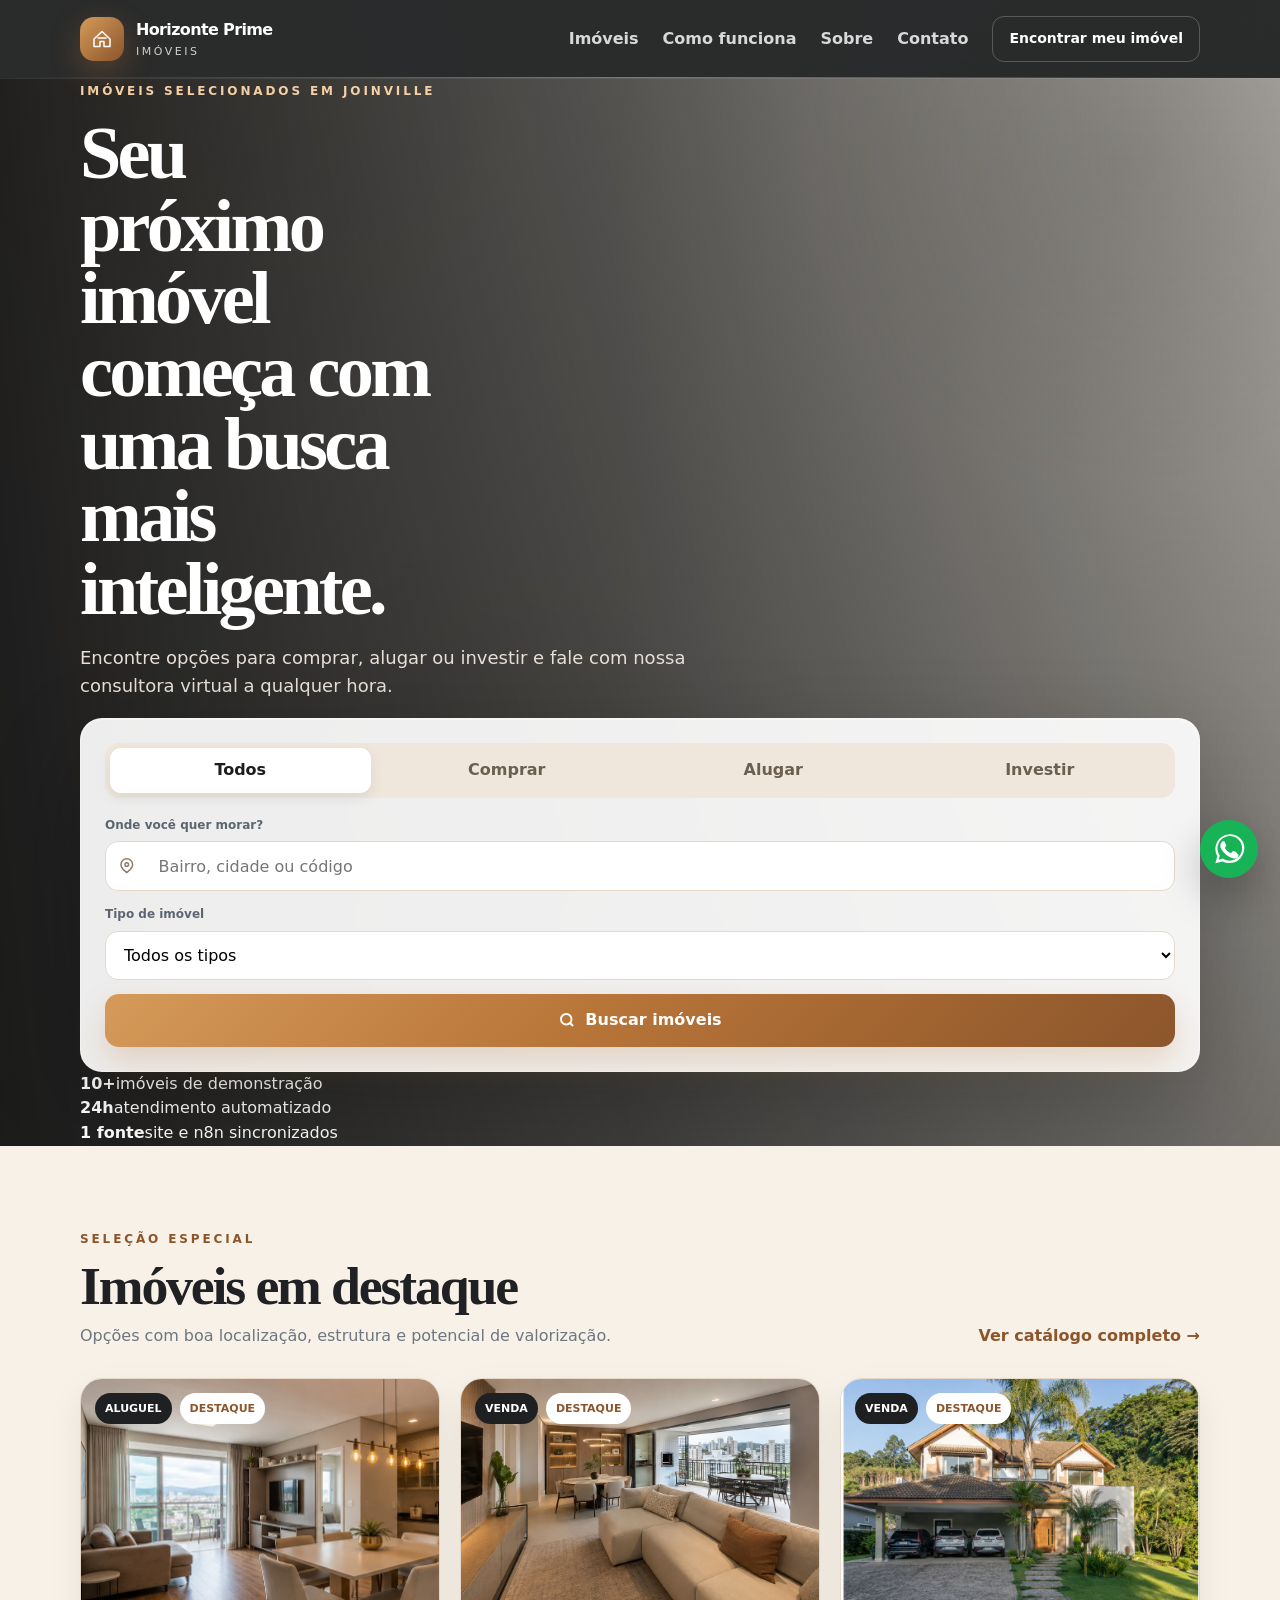
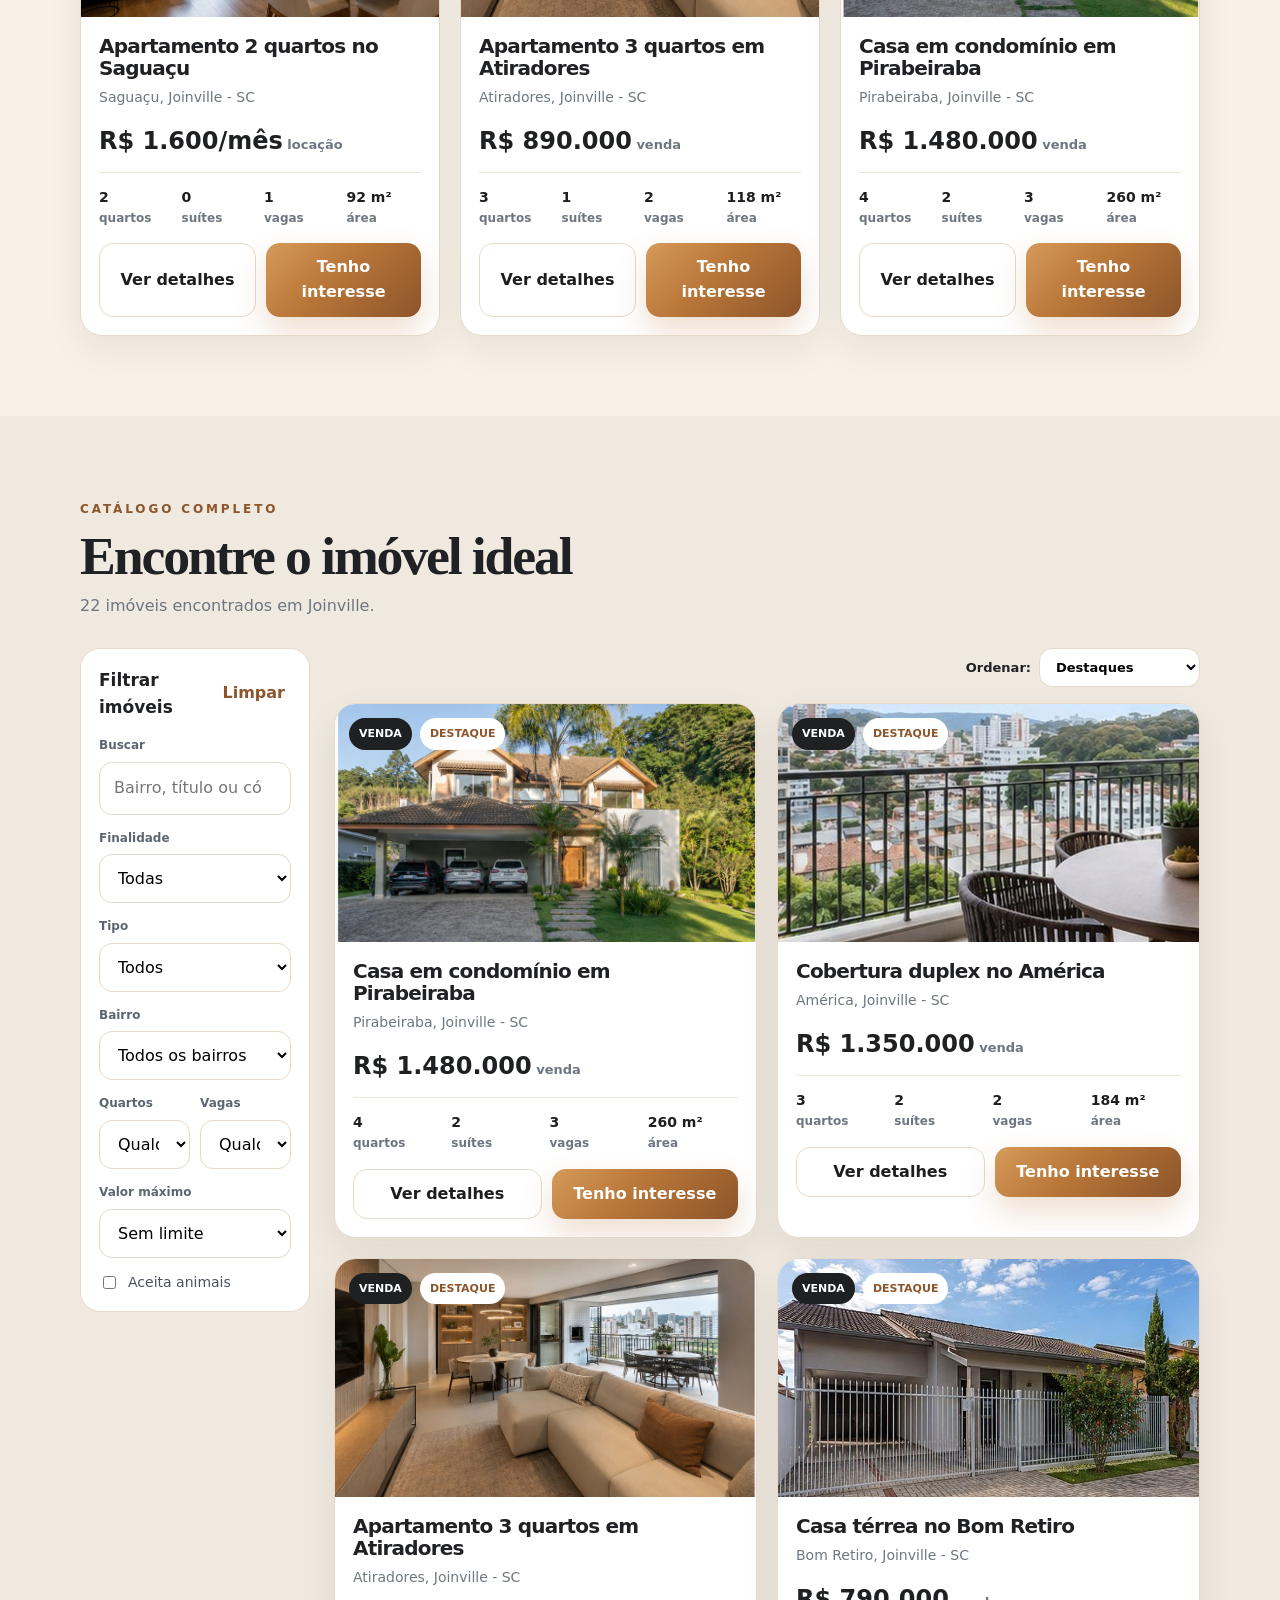
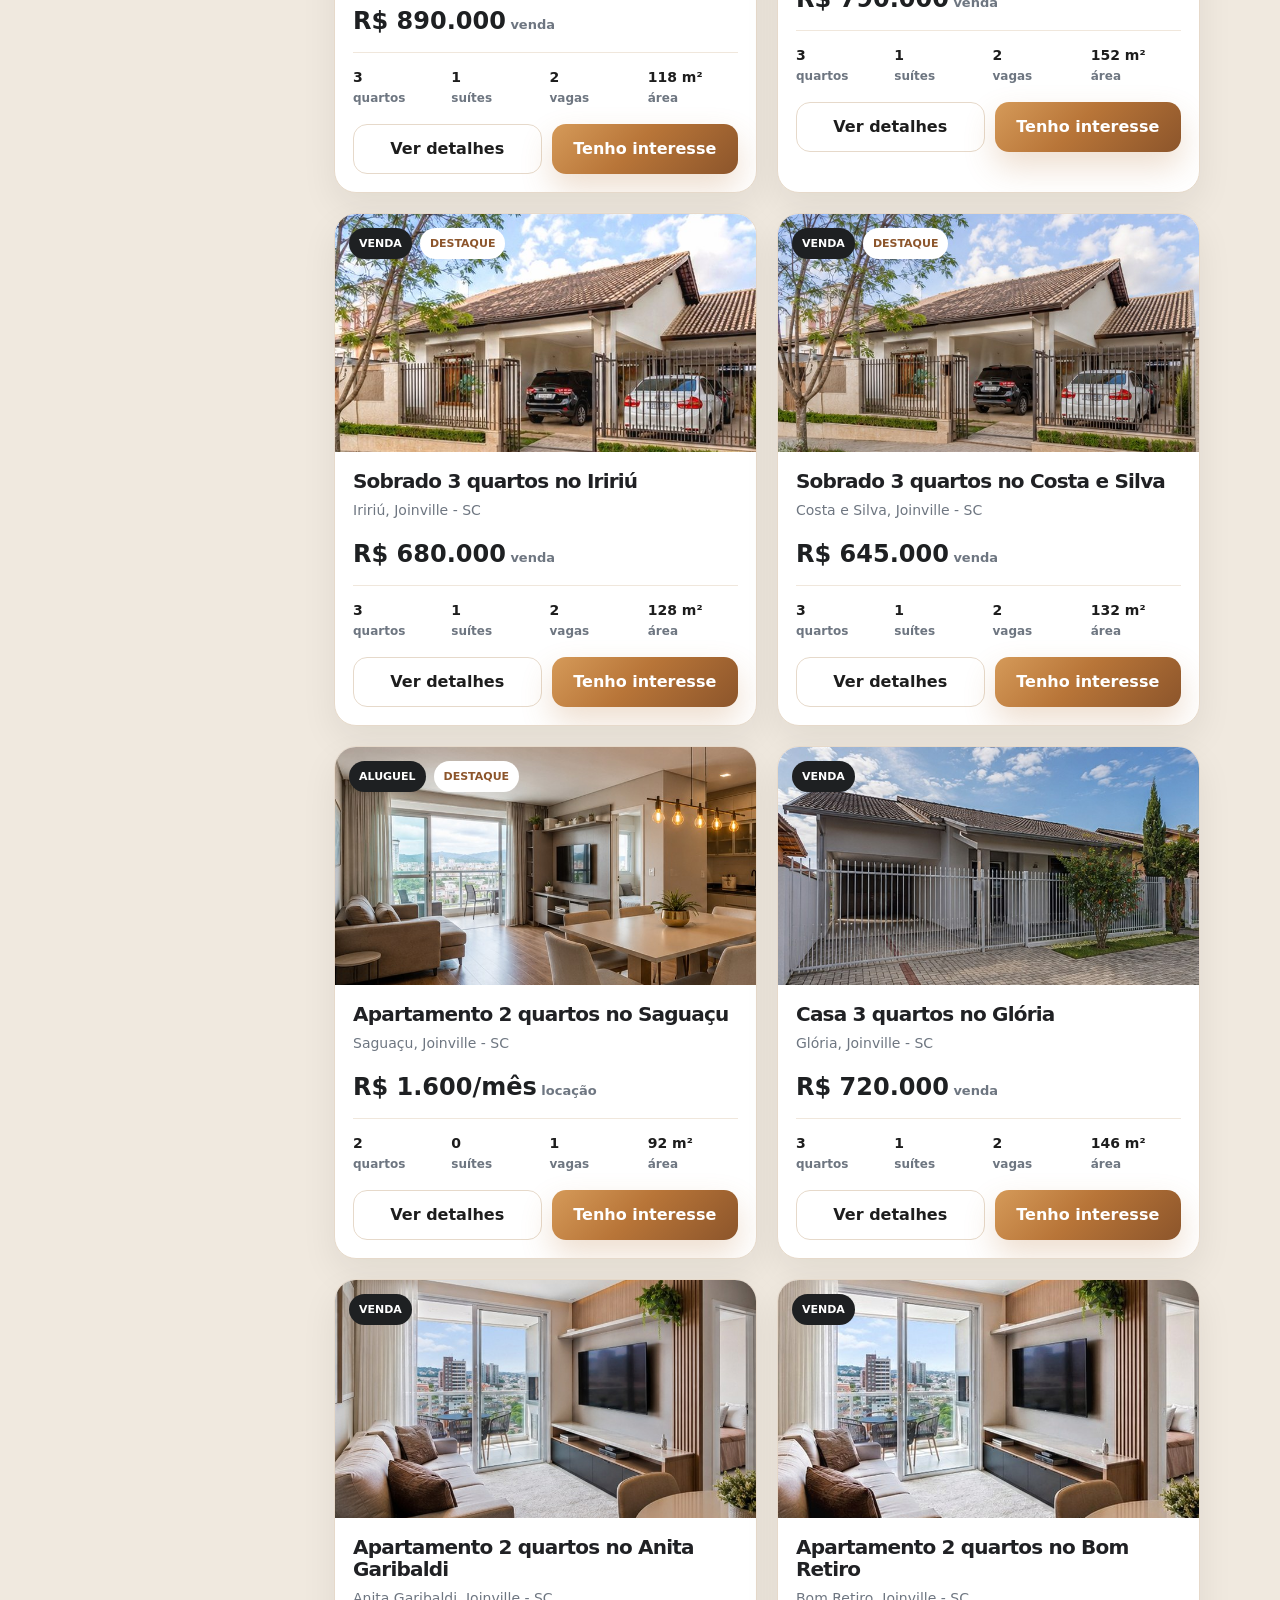
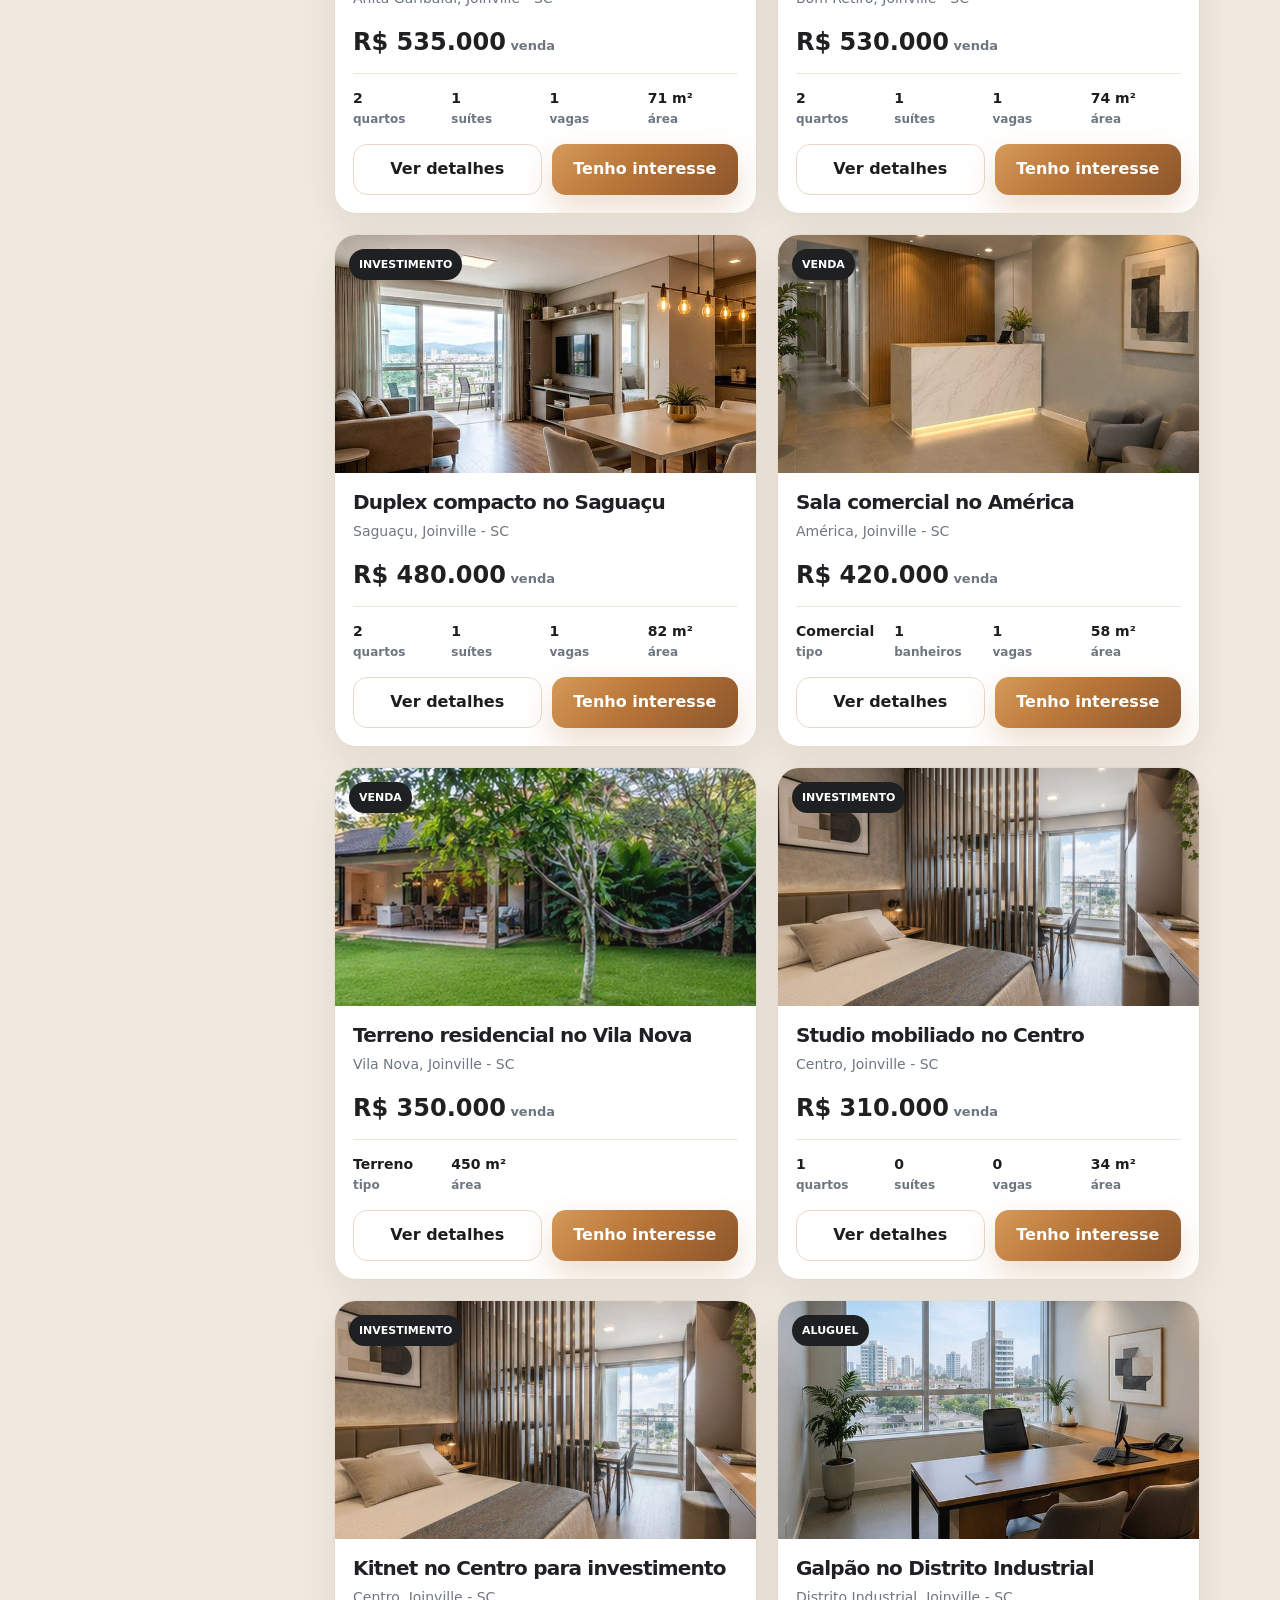
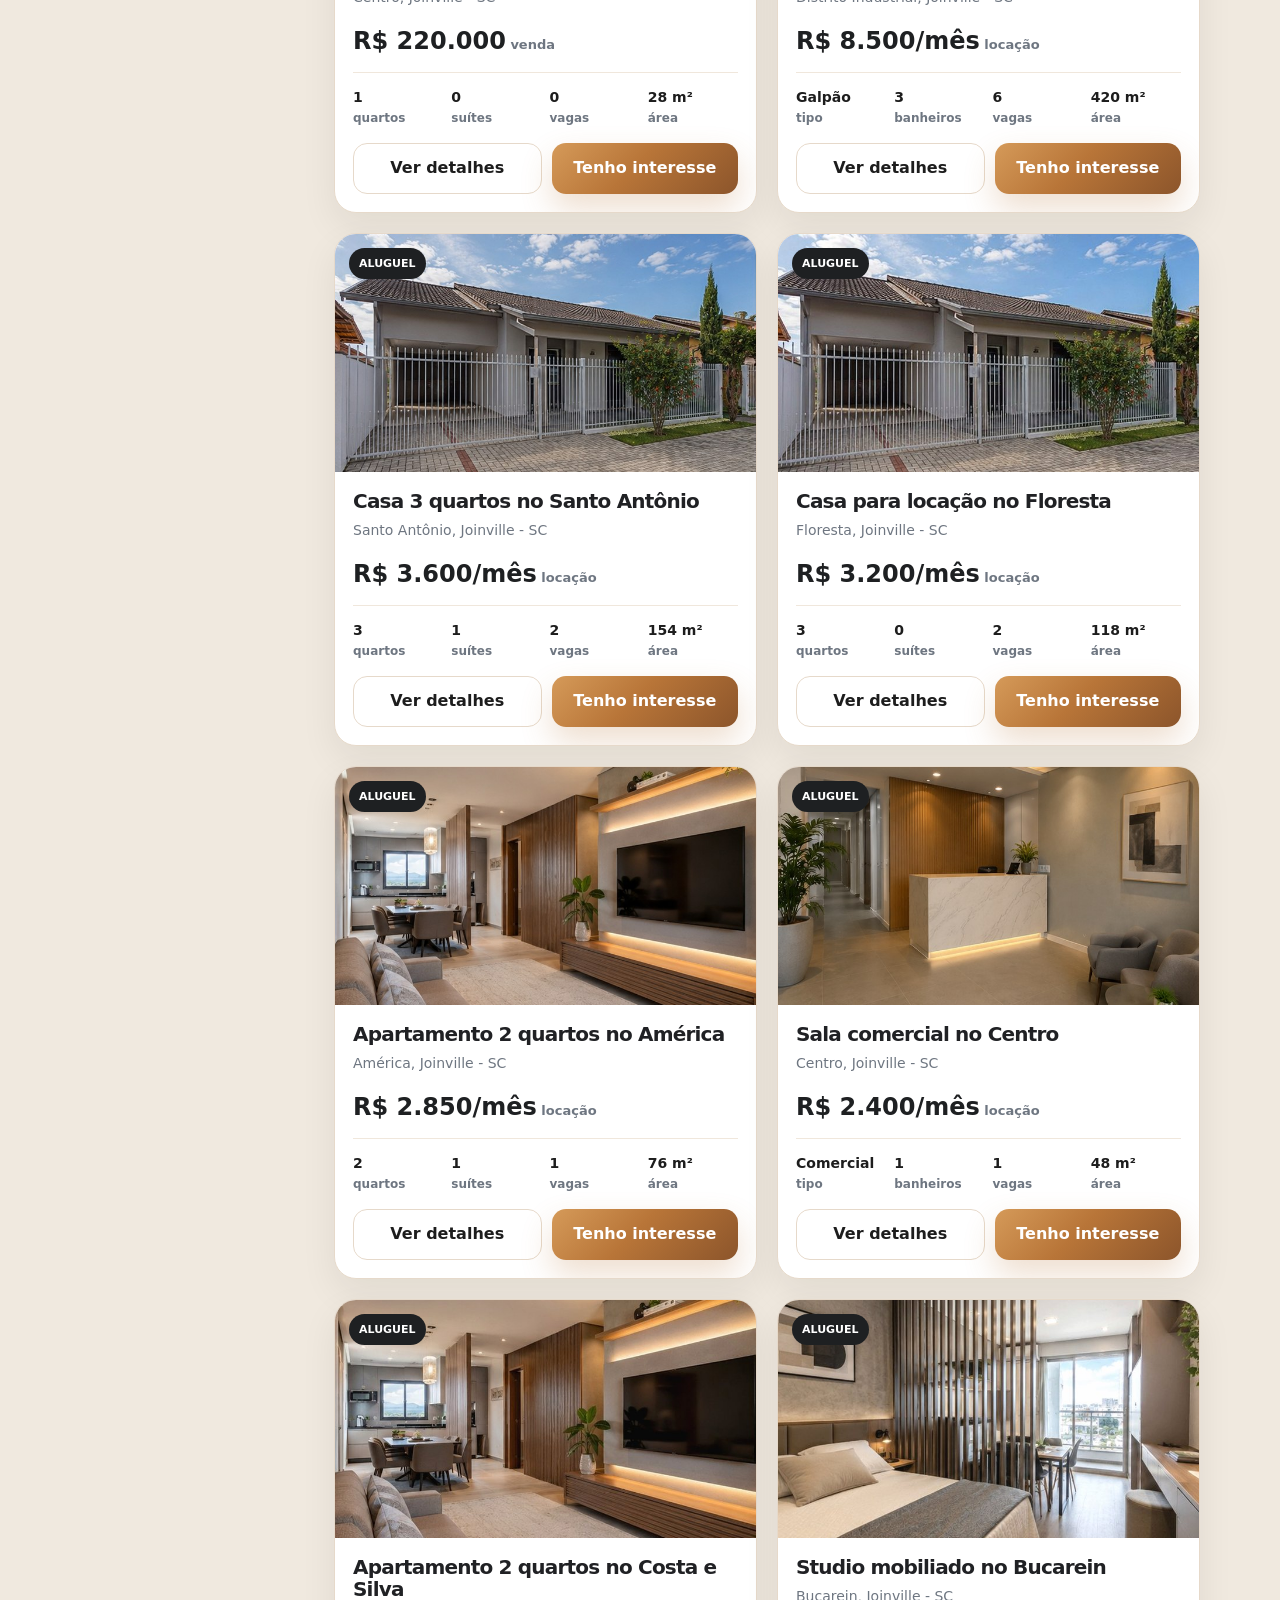
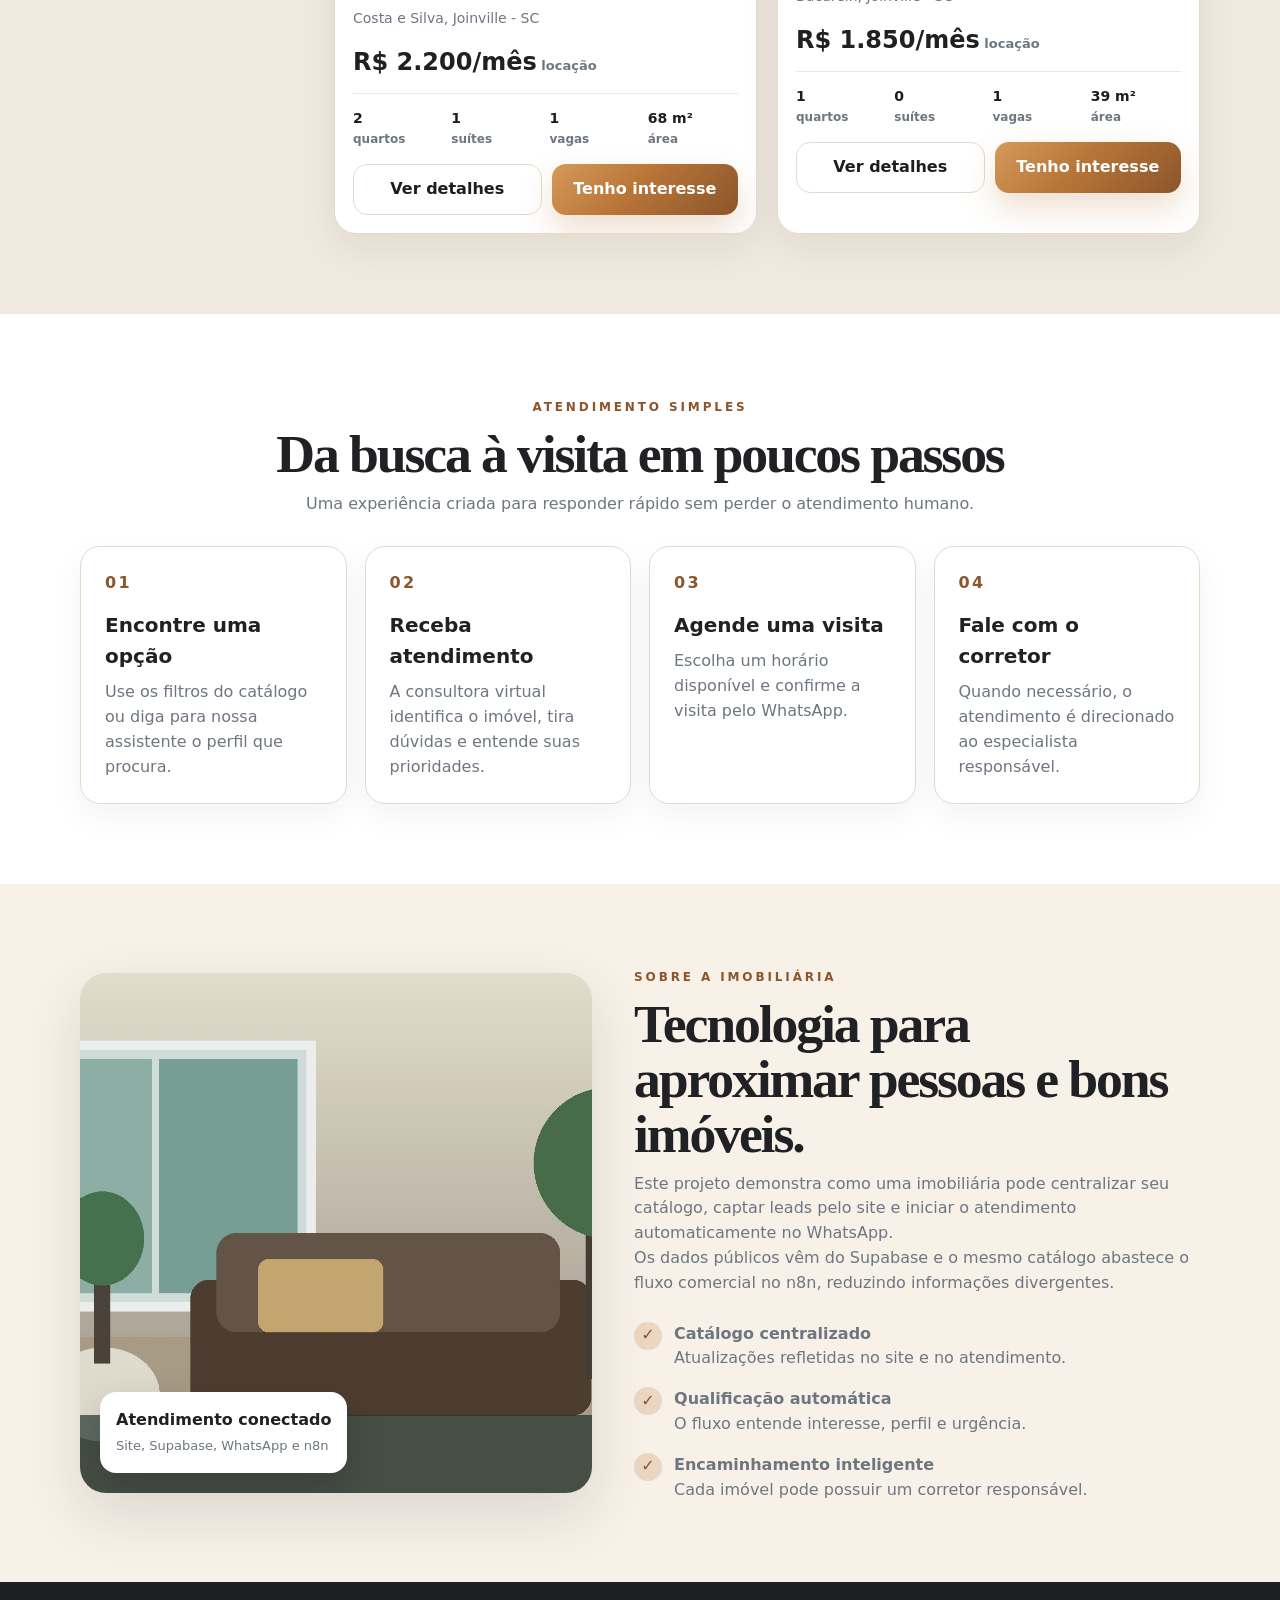
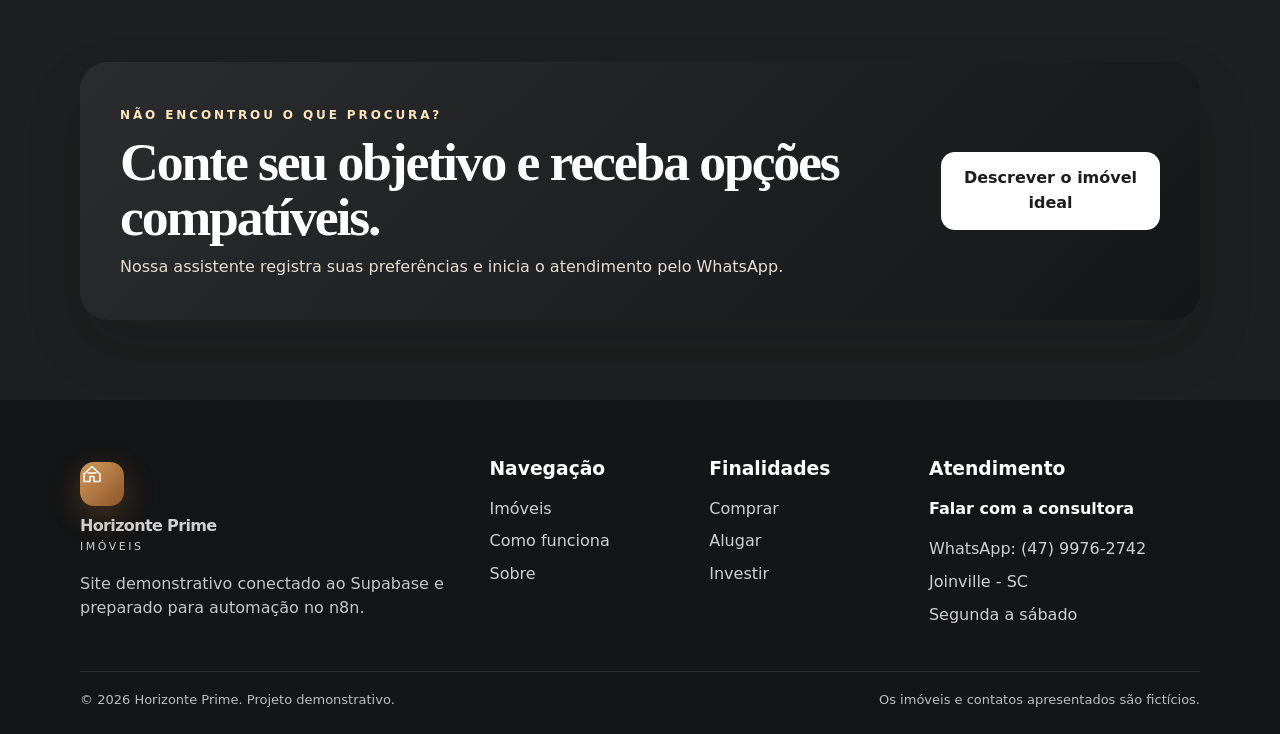
<file: index(1).html>
<!DOCTYPE html>
<html lang="pt-BR">
<head>
  <meta charset="UTF-8">
  <meta name="viewport" content="width=device-width, initial-scale=1.0">
  <meta name="description" content="Imóveis para comprar, alugar e investir em Joinville.">
  <meta name="theme-color" content="#0f3d35">
  <title>Horizonte Prime Imóveis | Joinville</title>
  <link rel="icon" href="favicon.svg" type="image/svg+xml">
  <link rel="stylesheet" href="styles.css">
</head>
<body>
  <a class="skip-link" href="#conteudo">Pular para o conteúdo</a>

  <header class="site-header" id="topo">
    <div class="container header-inner">
      <a class="brand" href="index.html" aria-label="Página inicial">
        <span class="brand-mark" aria-hidden="true">
          <svg viewBox="0 0 48 48"><path d="M8 24 24 9l16 15v15H28V29h-8v10H8V24Z"/><path d="M16 22h16"/></svg>
        </span>
        <span>
          <strong data-business-name>Horizonte Prime</strong>
          <small>Imóveis</small>
        </span>
      </a>

      <button class="menu-toggle" type="button" aria-expanded="false" aria-controls="main-nav">
        <span></span><span></span><span></span>
        <span class="sr-only">Abrir menu</span>
      </button>

      <nav class="main-nav" id="main-nav" aria-label="Navegação principal">
        <a href="#imoveis">Imóveis</a>
        <a href="#como-funciona">Como funciona</a>
        <a href="#sobre">Sobre</a>
        <a href="#contato">Contato</a>
        <button class="button button-small button-outline open-generic-lead" type="button">Encontrar meu imóvel</button>
      </nav>
    </div>
  </header>

  <main id="conteudo">
    <section class="hero">
      <div class="hero-overlay"></div>
      <div class="container hero-content">
        <div class="hero-copy">
          <span class="eyebrow">Imóveis selecionados em Joinville</span>
          <h1>Seu próximo imóvel começa com uma busca mais inteligente.</h1>
          <p>Encontre opções para comprar, alugar ou investir e fale com nossa consultora virtual a qualquer hora.</p>
        </div>

        <form class="hero-search glass-card" id="hero-search-form">
          <div class="search-tabs" role="tablist" aria-label="Finalidade do imóvel">
            <button type="button" class="search-tab active" data-purpose="" role="tab" aria-selected="true">Todos</button>
            <button type="button" class="search-tab" data-purpose="compra" role="tab">Comprar</button>
            <button type="button" class="search-tab" data-purpose="locacao" role="tab">Alugar</button>
            <button type="button" class="search-tab" data-purpose="investimento" role="tab">Investir</button>
          </div>

          <div class="hero-search-grid">
            <label>
              <span>Onde você quer morar?</span>
              <div class="input-with-icon">
                <svg viewBox="0 0 24 24" aria-hidden="true"><path d="M20 10c0 5-8 11-8 11S4 15 4 10a8 8 0 1 1 16 0Z"/><circle cx="12" cy="10" r="2.5"/></svg>
                <input id="hero-query" type="search" placeholder="Bairro, cidade ou código">
              </div>
            </label>

            <label>
              <span>Tipo de imóvel</span>
              <select id="hero-category">
                <option value="">Todos os tipos</option>
                <option value="apartamento">Apartamento</option>
                <option value="casa">Casa</option>
                <option value="sobrado">Sobrado</option>
                <option value="studio">Studio</option>
                <option value="comercial">Comercial</option>
              </select>
            </label>

            <button class="button button-primary hero-search-button" type="submit">
              <svg viewBox="0 0 24 24" aria-hidden="true"><circle cx="11" cy="11" r="7"/><path d="m20 20-4-4"/></svg>
              Buscar imóveis
            </button>
          </div>
        </form>

        <div class="hero-trust">
          <div><strong>10+</strong><span>imóveis de demonstração</span></div>
          <div><strong>24h</strong><span>atendimento automatizado</span></div>
          <div><strong>1 fonte</strong><span>site e n8n sincronizados</span></div>
        </div>
      </div>
    </section>

    <section class="section section-featured" id="imoveis">
      <div class="container">
        <div class="section-heading">
          <div>
            <span class="eyebrow dark">Seleção especial</span>
            <h2>Imóveis em destaque</h2>
            <p>Opções com boa localização, estrutura e potencial de valorização.</p>
          </div>
          <a class="text-link" href="#catalogo">Ver catálogo completo <span aria-hidden="true">→</span></a>
        </div>

        <div class="property-grid" id="featured-grid" aria-live="polite">
          <div class="skeleton-card"></div>
          <div class="skeleton-card"></div>
          <div class="skeleton-card"></div>
        </div>
      </div>
    </section>

    <section class="section catalog-section" id="catalogo">
      <div class="container">
        <div class="section-heading catalog-heading">
          <div>
            <span class="eyebrow dark">Catálogo completo</span>
            <h2>Encontre o imóvel ideal</h2>
            <p id="catalog-summary">Carregando imóveis disponíveis...</p>
          </div>
          <button class="button button-secondary filter-toggle" type="button" aria-expanded="false" aria-controls="catalog-filters">
            Filtros
          </button>
        </div>

        <div class="catalog-layout">
          <aside class="filters-panel" id="catalog-filters">
            <div class="filter-header">
              <h3>Filtrar imóveis</h3>
              <button type="button" class="clear-filters">Limpar</button>
            </div>

            <label class="filter-field">
              <span>Buscar</span>
              <input id="filter-query" type="search" placeholder="Bairro, título ou código">
            </label>

            <label class="filter-field">
              <span>Finalidade</span>
              <select id="filter-purpose">
                <option value="">Todas</option>
                <option value="compra">Compra</option>
                <option value="locacao">Locação</option>
                <option value="investimento">Investimento</option>
              </select>
            </label>

            <label class="filter-field">
              <span>Tipo</span>
              <select id="filter-category">
                <option value="">Todos</option>
                <option value="apartamento">Apartamento</option>
                <option value="casa">Casa</option>
                <option value="sobrado">Sobrado</option>
                <option value="studio">Studio</option>
                <option value="comercial">Comercial</option>
              </select>
            </label>

            <label class="filter-field">
              <span>Bairro</span>
              <select id="filter-neighborhood">
                <option value="">Todos os bairros</option>
              </select>
            </label>

            <div class="filter-row">
              <label class="filter-field">
                <span>Quartos</span>
                <select id="filter-bedrooms">
                  <option value="">Qualquer</option>
                  <option value="1">1+</option>
                  <option value="2">2+</option>
                  <option value="3">3+</option>
                  <option value="4">4+</option>
                </select>
              </label>

              <label class="filter-field">
                <span>Vagas</span>
                <select id="filter-parking">
                  <option value="">Qualquer</option>
                  <option value="1">1+</option>
                  <option value="2">2+</option>
                  <option value="3">3+</option>
                </select>
              </label>
            </div>

            <label class="filter-field">
              <span>Valor máximo</span>
              <select id="filter-price">
                <option value="">Sem limite</option>
                <option value="2500">R$ 2.500</option>
                <option value="4000">R$ 4.000</option>
                <option value="400000">R$ 400 mil</option>
                <option value="600000">R$ 600 mil</option>
                <option value="800000">R$ 800 mil</option>
                <option value="1000000">R$ 1 milhão</option>
                <option value="1500000">R$ 1,5 milhão</option>
              </select>
            </label>

            <label class="check-field">
              <input id="filter-pet" type="checkbox">
              <span>Aceita animais</span>
            </label>
          </aside>

          <div class="catalog-content">
            <div class="catalog-toolbar">
              <div class="active-filters" id="active-filters"></div>
              <label class="sort-control">
                <span>Ordenar:</span>
                <select id="sort-properties">
                  <option value="featured">Destaques</option>
                  <option value="price-asc">Menor preço</option>
                  <option value="price-desc">Maior preço</option>
                  <option value="area-desc">Maior área</option>
                </select>
              </label>
            </div>

            <div class="property-grid catalog-grid" id="catalog-grid" aria-live="polite"></div>

            <div class="empty-state hidden" id="catalog-empty">
              <div class="empty-icon">⌂</div>
              <h3>Nenhum imóvel encontrado</h3>
              <p>Altere os filtros ou conte para nossa assistente o que você está procurando.</p>
              <button class="button button-primary open-generic-lead" type="button">Quero ajuda para encontrar</button>
            </div>
          </div>
        </div>
      </div>
    </section>

    <section class="section steps-section" id="como-funciona">
      <div class="container">
        <div class="section-heading centered">
          <div>
            <span class="eyebrow dark">Atendimento simples</span>
            <h2>Da busca à visita em poucos passos</h2>
            <p>Uma experiência criada para responder rápido sem perder o atendimento humano.</p>
          </div>
        </div>

        <div class="steps-grid">
          <article class="step-card">
            <span class="step-number">01</span>
            <h3>Encontre uma opção</h3>
            <p>Use os filtros do catálogo ou diga para nossa assistente o perfil que procura.</p>
          </article>
          <article class="step-card">
            <span class="step-number">02</span>
            <h3>Receba atendimento</h3>
            <p>A consultora virtual identifica o imóvel, tira dúvidas e entende suas prioridades.</p>
          </article>
          <article class="step-card">
            <span class="step-number">03</span>
            <h3>Agende uma visita</h3>
            <p>Escolha um horário disponível e confirme a visita pelo WhatsApp.</p>
          </article>
          <article class="step-card">
            <span class="step-number">04</span>
            <h3>Fale com o corretor</h3>
            <p>Quando necessário, o atendimento é direcionado ao especialista responsável.</p>
          </article>
        </div>
      </div>
    </section>

    <section class="section about-section" id="sobre">
      <div class="container about-grid">
        <div class="about-image">
          <img src="about.jpg" alt="Interior de imóvel moderno">
          <div class="about-badge">
            <strong>Atendimento conectado</strong>
            <span>Site, Supabase, WhatsApp e n8n</span>
          </div>
        </div>
        <div class="about-copy">
          <span class="eyebrow dark">Sobre a imobiliária</span>
          <h2>Tecnologia para aproximar pessoas e bons imóveis.</h2>
          <p>Este projeto demonstra como uma imobiliária pode centralizar seu catálogo, captar leads pelo site e iniciar o atendimento automaticamente no WhatsApp.</p>
          <p>Os dados públicos vêm do Supabase e o mesmo catálogo abastece o fluxo comercial no n8n, reduzindo informações divergentes.</p>
          <div class="about-points">
            <div><span>✓</span><p><strong>Catálogo centralizado</strong><br>Atualizações refletidas no site e no atendimento.</p></div>
            <div><span>✓</span><p><strong>Qualificação automática</strong><br>O fluxo entende interesse, perfil e urgência.</p></div>
            <div><span>✓</span><p><strong>Encaminhamento inteligente</strong><br>Cada imóvel pode possuir um corretor responsável.</p></div>
          </div>
        </div>
      </div>
    </section>

    <section class="section cta-section" id="contato">
      <div class="container cta-card">
        <div>
          <span class="eyebrow light">Não encontrou o que procura?</span>
          <h2>Conte seu objetivo e receba opções compatíveis.</h2>
          <p>Nossa assistente registra suas preferências e inicia o atendimento pelo WhatsApp.</p>
        </div>
        <button class="button button-light open-generic-lead" type="button">Descrever o imóvel ideal</button>
      </div>
    </section>
  </main>

  <footer class="site-footer">
    <div class="container footer-grid">
      <div>
        <a class="brand footer-brand" href="index.html">
          <span class="brand-mark" aria-hidden="true">
            <svg viewBox="0 0 48 48"><path d="M8 24 24 9l16 15v15H28V29h-8v10H8V24Z"/><path d="M16 22h16"/></svg>
          </span>
          <span><strong data-business-name>Horizonte Prime</strong><small>Imóveis</small></span>
        </a>
        <p>Site demonstrativo conectado ao Supabase e preparado para automação no n8n.</p>
      </div>
      <div>
        <h3>Navegação</h3>
        <a href="#imoveis">Imóveis</a>
        <a href="#como-funciona">Como funciona</a>
        <a href="#sobre">Sobre</a>
      </div>
      <div>
        <h3>Finalidades</h3>
        <a href="#catalogo" data-footer-purpose="compra">Comprar</a>
        <a href="#catalogo" data-footer-purpose="locacao">Alugar</a>
        <a href="#catalogo" data-footer-purpose="investimento">Investir</a>
      </div>
      <div>
        <h3>Atendimento</h3>
        <button class="footer-button open-generic-lead" type="button">Falar com a consultora</button>
        <a href="https://wa.me/554799762742" target="_blank" rel="noopener">WhatsApp: (47) 9976-2742</a>
        <span>Joinville - SC</span>
        <span>Segunda a sábado</span>
      </div>
    </div>
    <div class="container footer-bottom">
      <span>© <span id="current-year"></span> <span data-business-name>Horizonte Prime</span>. Projeto demonstrativo.</span>
      <span>Os imóveis e contatos apresentados são fictícios.</span>
    </div>
  </footer>

  <a class="floating-whatsapp" id="floating-whatsapp" href="#" target="_blank" rel="noopener" aria-label="Abrir WhatsApp">
    <svg viewBox="0 0 32 32" aria-hidden="true"><path d="M27.3 4.7A15.2 15.2 0 0 0 3.4 23l-2 7.3 7.5-2A15.1 15.1 0 0 0 16 30h.1A15.2 15.2 0 0 0 27.3 4.7Zm-11.2 22.8a12.6 12.6 0 0 1-6.4-1.8l-.5-.3-4.4 1.2L6 22.3l-.3-.5a12.7 12.7 0 1 1 10.4 5.7Z"/><path d="M23.1 18.9c-.4-.2-2.4-1.2-2.8-1.3-.4-.1-.7-.2-1 .2-.3.4-1.1 1.3-1.4 1.6-.3.3-.5.3-.9.1-2.4-1.2-4-2.2-5.6-4.9-.4-.7.4-.7 1.2-2.2.1-.3.1-.5 0-.7-.1-.2-1-2.4-1.4-3.3-.4-.9-.8-.8-1-.8h-.9c-.3 0-.8.1-1.2.6-.4.4-1.6 1.6-1.6 3.9s1.7 4.5 1.9 4.8c.2.3 3.3 5.1 8.1 7.2 3 1.3 4.2 1.4 5.7 1.2.9-.1 2.4-1 2.8-1.9.3-.9.3-1.7.2-1.9-.1-.2-.4-.3-.8-.5Z"/></svg>
  </a>

  <dialog class="lead-modal" id="lead-modal">
    <button class="modal-close" type="button" aria-label="Fechar">×</button>
    <div class="modal-heading">
      <span class="eyebrow dark">Atendimento personalizado</span>
      <h2 id="lead-modal-title">Conte o que você procura</h2>
      <p id="lead-modal-description">Preencha seus dados para iniciar o atendimento pelo WhatsApp.</p>
    </div>

    <form id="lead-form" novalidate>
      <input type="hidden" id="lead-listing-code" name="listing_code">
      <input type="hidden" id="lead-listing-url" name="listing_url">

      <div class="form-grid">
        <label class="form-field full">
          <span>Nome</span>
          <input id="lead-name" name="name" type="text" autocomplete="name" required placeholder="Como podemos chamar você?">
          <small class="field-error"></small>
        </label>

        <label class="form-field">
          <span>WhatsApp</span>
          <input id="lead-phone" name="phone" type="tel" autocomplete="tel" required placeholder="(47) 99999-9999">
          <small class="field-error"></small>
        </label>

        <label class="form-field">
          <span>E-mail <em>opcional</em></span>
          <input id="lead-email" name="email" type="email" autocomplete="email" placeholder="voce@email.com">
          <small class="field-error"></small>
        </label>

        <label class="form-field full">
          <span>O que você procura?</span>
          <textarea id="lead-message" name="message" rows="4" required placeholder="Ex.: casa com 3 quartos até R$ 700 mil"></textarea>
          <small class="field-error"></small>
        </label>
      </div>

      <label class="consent-field">
        <input id="lead-consent" type="checkbox" required>
        <span>Concordo em receber o atendimento relacionado à minha solicitação pelo WhatsApp.</span>
      </label>

      <button class="button button-primary button-full" id="lead-submit" type="submit">
        <span class="button-label">Iniciar atendimento</span>
        <span class="button-loading hidden">Enviando...</span>
      </button>

      <div class="form-feedback hidden" id="lead-feedback" role="status"></div>
    </form>
  </dialog>

  <script src="config.js"></script>
  <script src="demo-data.js"></script>
  <script>
    // Correção completa para GitHub Pages com imagens na raiz do repositório.
    (function () {
      function arquivoDaImagem(valor) {
        if (!valor || typeof valor !== 'string') return valor;
        var texto = valor.trim();
        var partes = texto.match(/(?:^|\/)(?:demo\/imoveis|assets)\/([^/?#]+\.(?:jpg|jpeg|png|webp|svg))(?:[?#].*)?$/i);
        if (partes && partes[1]) return partes[1];
        return valor;
      }

      function corrigirObjeto(objeto, visitados) {
        if (!objeto || typeof objeto !== 'object') return;
        visitados = visitados || new WeakSet();
        if (visitados.has(objeto)) return;
        visitados.add(objeto);

        if (Array.isArray(objeto)) {
          objeto.forEach(function (item) { corrigirObjeto(item, visitados); });
          return;
        }

        var codigo = objeto.listingCode || objeto.listing_code || objeto.codigo || objeto.code || objeto.listingId;

        Object.keys(objeto).forEach(function (chave) {
          var valor = objeto[chave];

          if (typeof valor === 'string') {
            var corrigido = arquivoDaImagem(valor);

            if (/listingUrl|url_imovel|property_url/i.test(chave) && codigo && /(?:^|\/)imovel\//i.test(valor)) {
              corrigido = 'imovel.html?codigo=' + encodeURIComponent(String(codigo).toUpperCase());
            }

            objeto[chave] = corrigido;
          } else if (valor && typeof valor === 'object') {
            corrigirObjeto(valor, visitados);
          }
        });

        if (codigo && objeto.listingUrl && /(?:^|\/)imovel\//i.test(String(objeto.listingUrl))) {
          objeto.listingUrl = 'imovel.html?codigo=' + encodeURIComponent(String(codigo).toUpperCase());
        }
      }

      function corrigirDadosGlobais() {
        Object.keys(window).forEach(function (nome) {
          try {
            var valor = window[nome];
            if (!valor || typeof valor !== 'object') return;
            var textoNome = String(nome).toLowerCase();
            if (textoNome.includes('demo') || textoNome.includes('property') || textoNome.includes('imob') || textoNome.includes('catalog')) {
              corrigirObjeto(valor);
            }
          } catch (erro) {}
        });
      }

      function codigoNoCard(elemento) {
        var atual = elemento;
        for (var i = 0; atual && i < 6; i++, atual = atual.parentElement) {
          var texto = (atual.textContent || '').toUpperCase();
          var m = texto.match(/\b[CLVI]\d{5}\b/);
          if (m) return m[0];
          var href = atual.getAttribute && atual.getAttribute('href');
          if (href) {
            var h = href.toUpperCase();
            var mh = h.match(/\b[CLVI]\d{5}\b/);
            if (mh) return mh[0];
          }
        }
        return '';
      }

      function corrigirDom() {
        document.querySelectorAll('img').forEach(function (img) {
          var src = img.getAttribute('src') || '';
          var novo = arquivoDaImagem(src || img.src || '');
          if (novo && novo !== src) img.setAttribute('src', novo);

          var srcset = img.getAttribute('srcset') || '';
          if (srcset) {
            var novoSrcset = srcset.replace(/(?:^|\s|,)(?:\/?demo\/imoveis\/|\/?assets\/)([^\s,]+\.(?:jpg|jpeg|png|webp|svg))/gi, function (match, nomeArquivo) {
              var prefixo = match.charAt(0) === ',' ? ', ' : match.charAt(0) === ' ' ? ' ' : '';
              return prefixo + nomeArquivo;
            });
            if (novoSrcset !== srcset) img.setAttribute('srcset', novoSrcset);
          }
        });

        document.querySelectorAll('a[href*="/imovel/"]').forEach(function (a) {
          var codigo = codigoNoCard(a);
          if (codigo) a.setAttribute('href', 'imovel.html?codigo=' + encodeURIComponent(codigo));
        });
      }

      corrigirDadosGlobais();
      document.addEventListener('DOMContentLoaded', function () { corrigirDadosGlobais(); corrigirDom(); });
      window.addEventListener('load', function () { corrigirDadosGlobais(); corrigirDom(); });
      document.addEventListener('error', function (evento) {
        if (evento.target && evento.target.tagName === 'IMG') corrigirDom();
      }, true);
      try {
        new MutationObserver(function () { corrigirDadosGlobais(); corrigirDom(); })
          .observe(document.documentElement, { childList: true, subtree: true, attributes: true, attributeFilter: ['href', 'src', 'srcset'] });
      } catch (erro) {}
    })();
  </script>
  <script src="site.js"></script>
  <script src="home.js"></script>
</body>
</html>
</file>
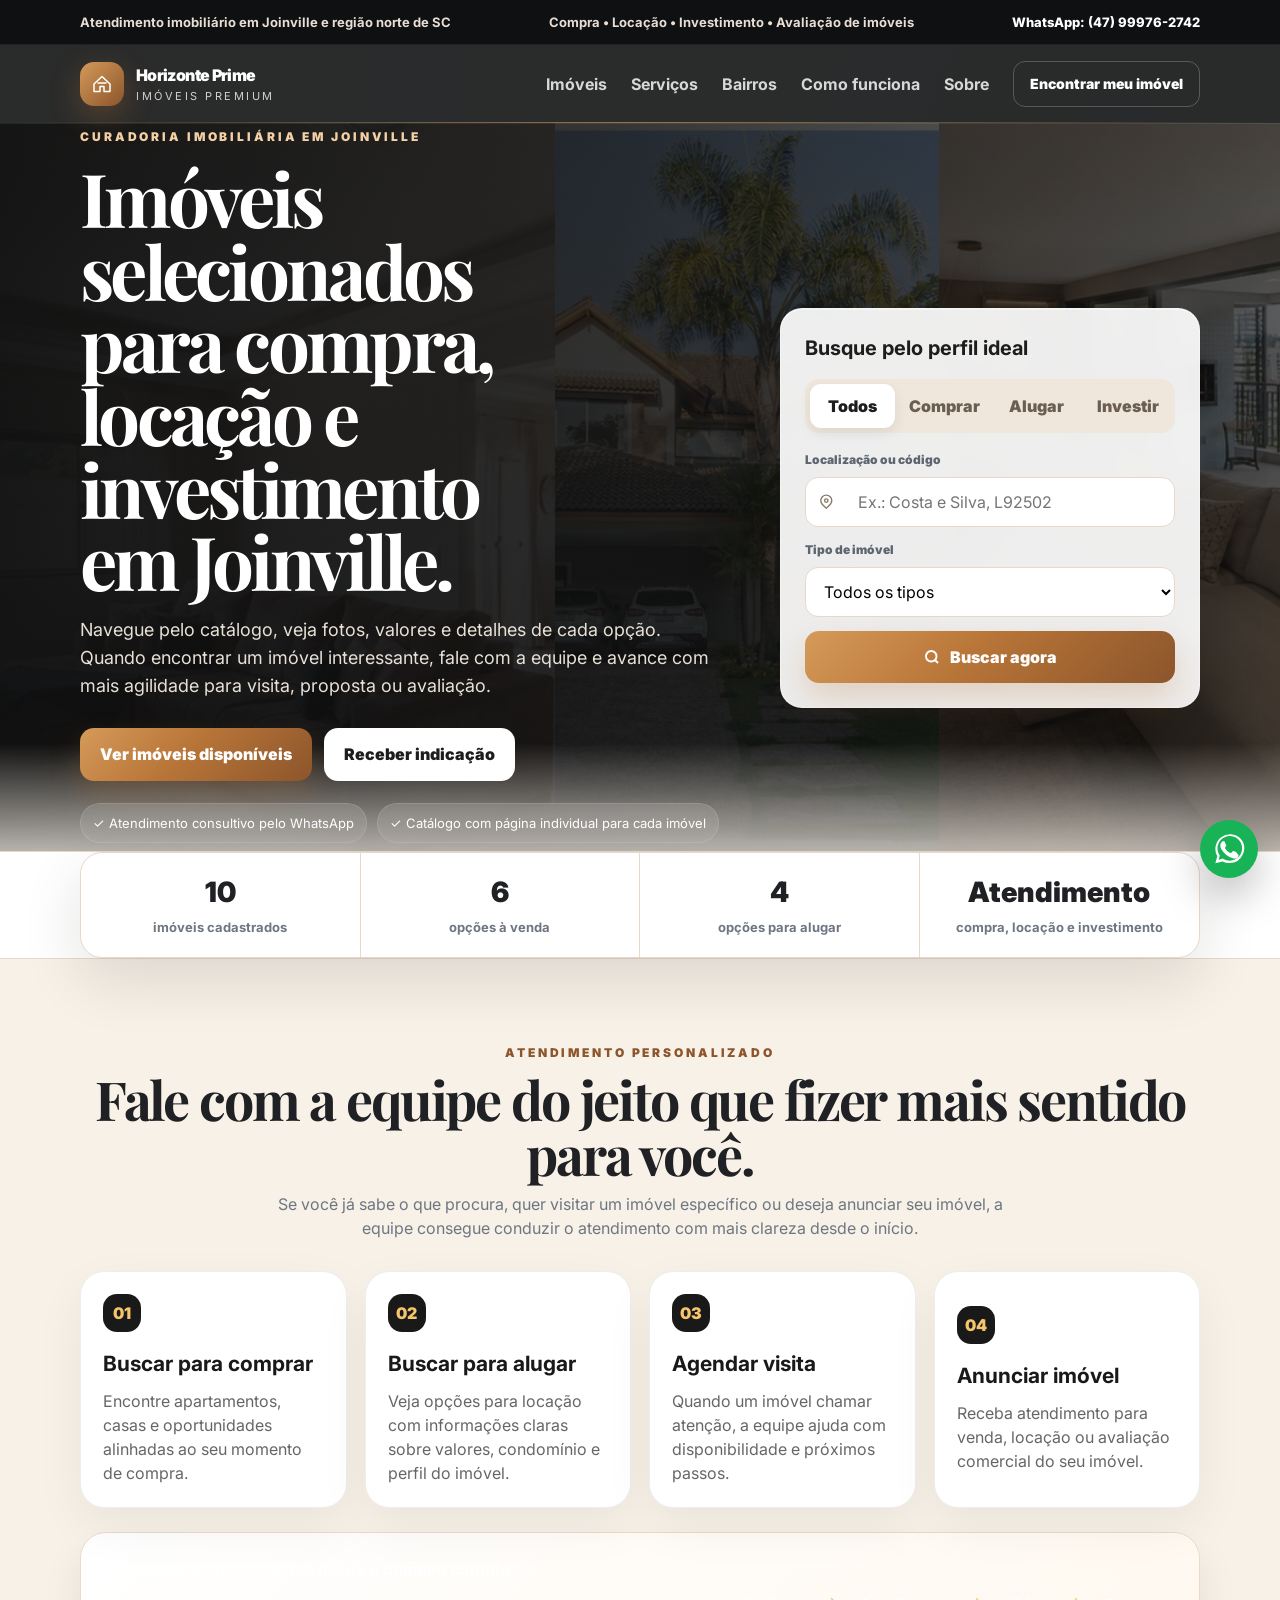
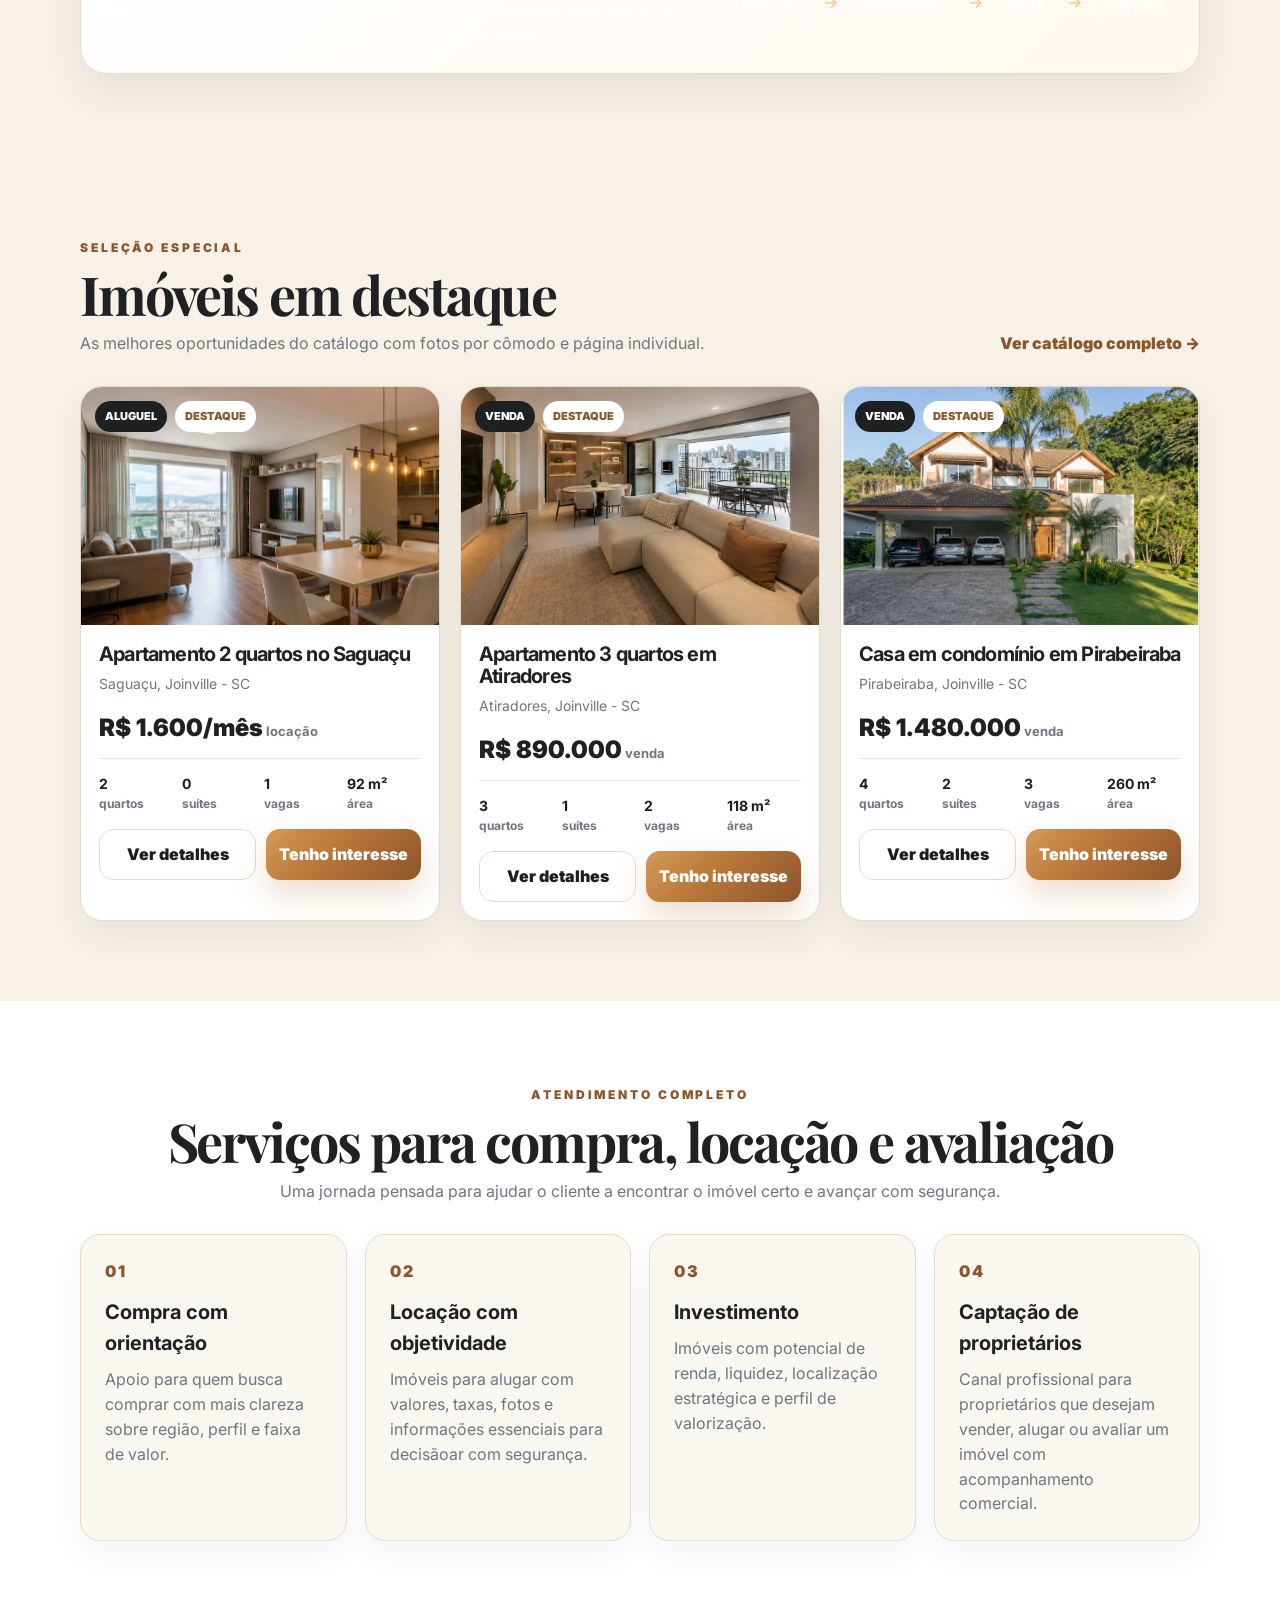
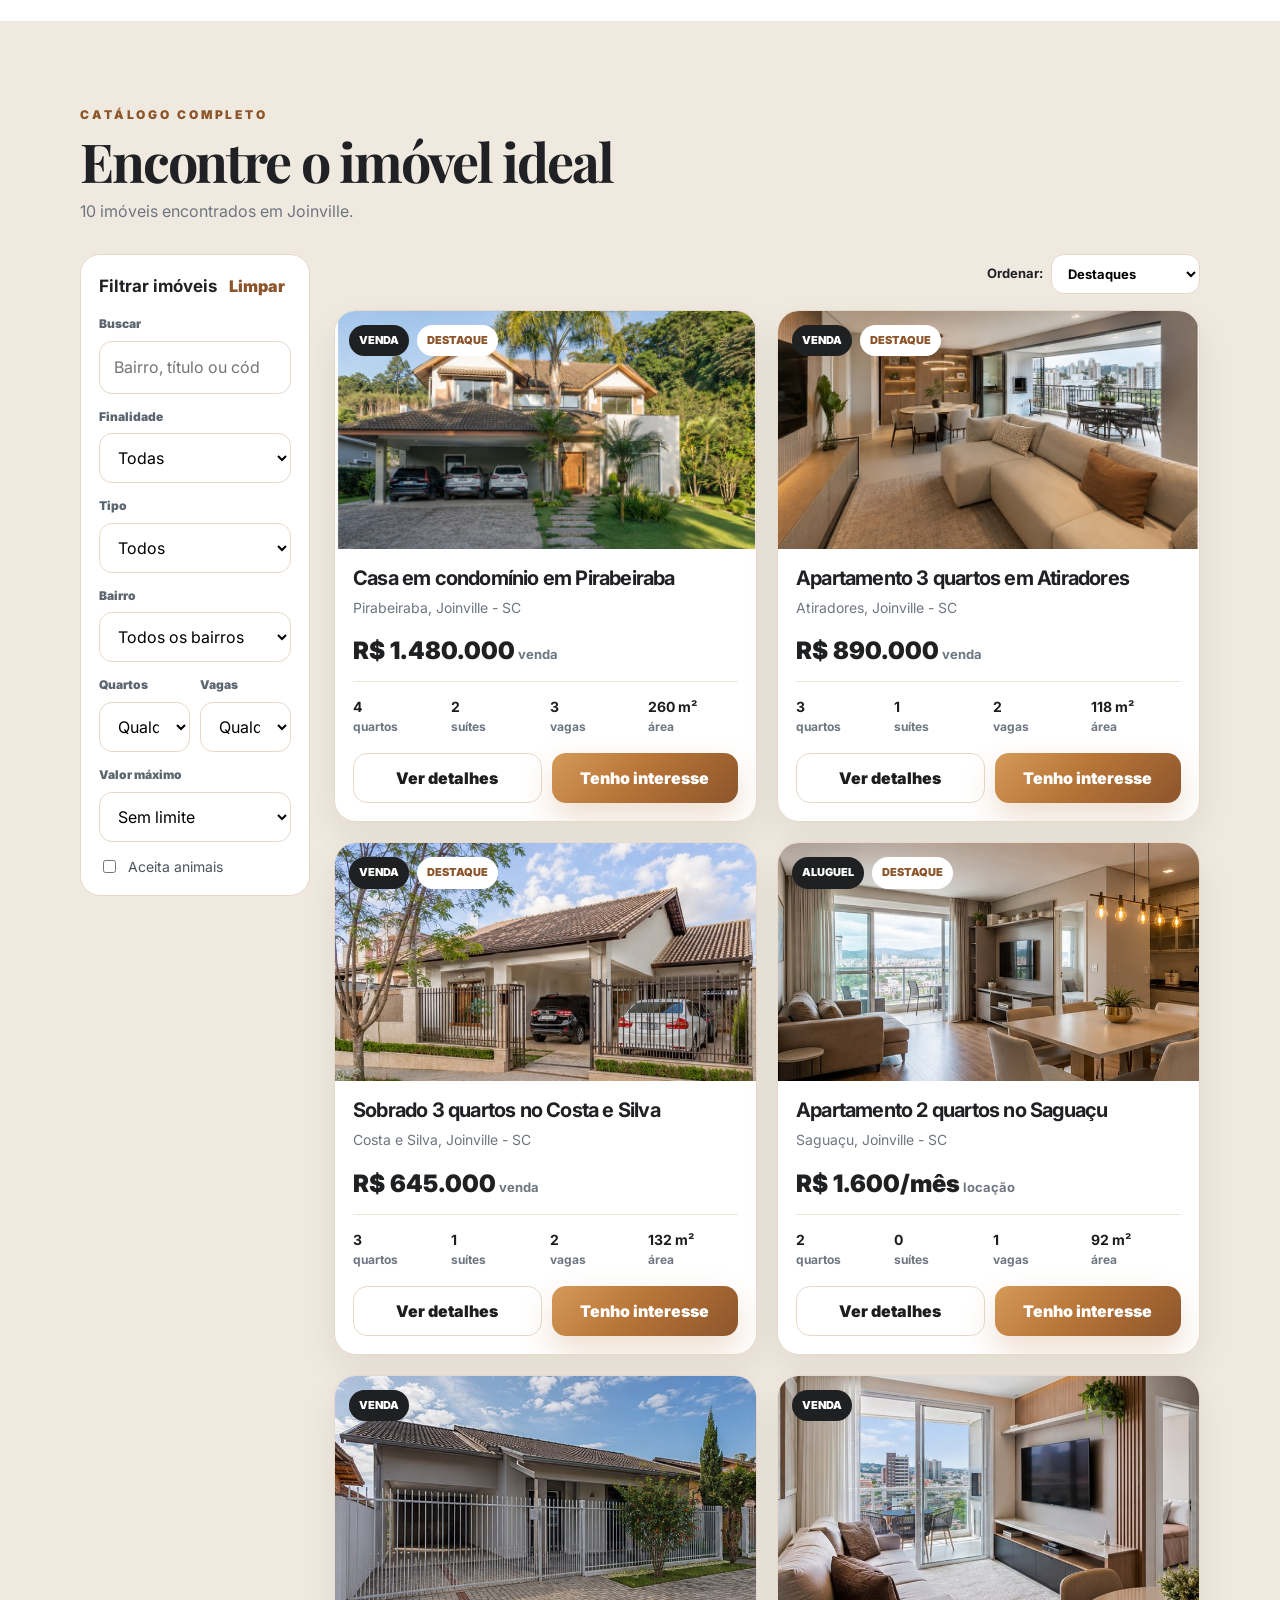
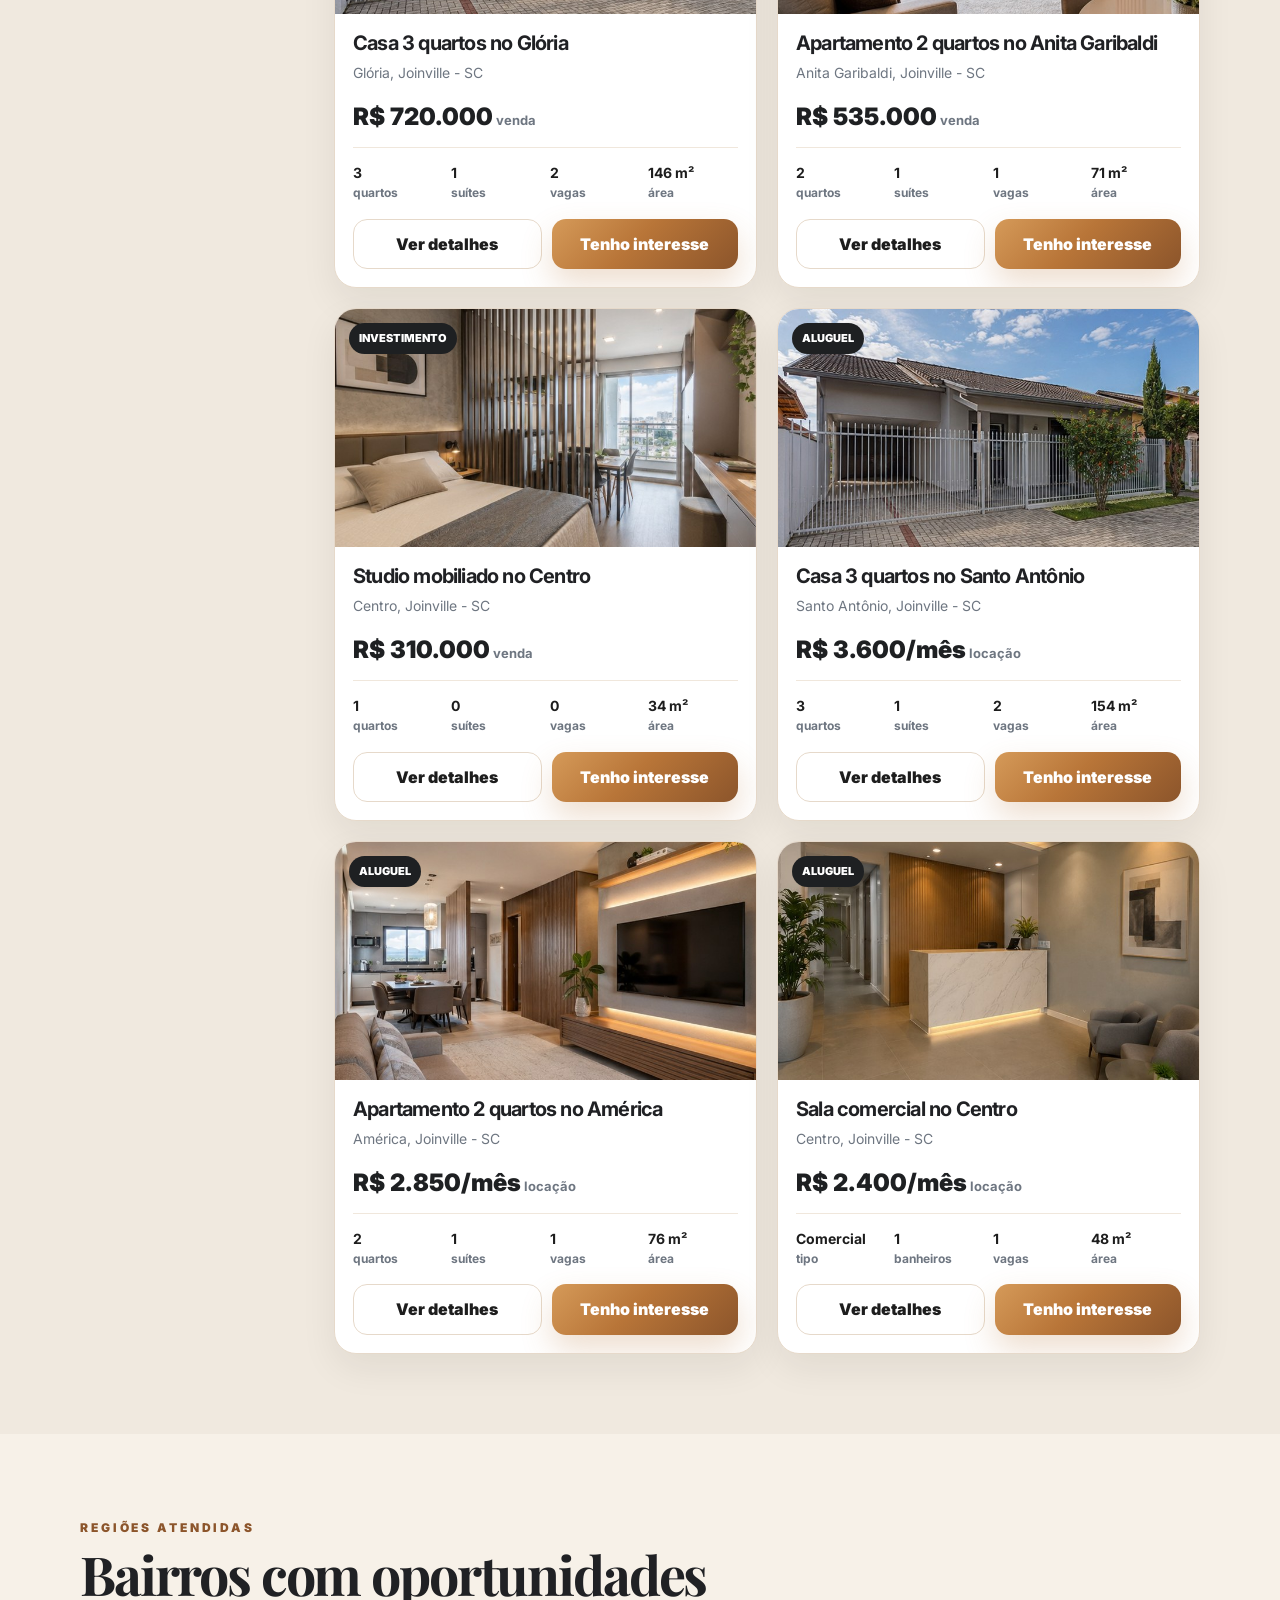
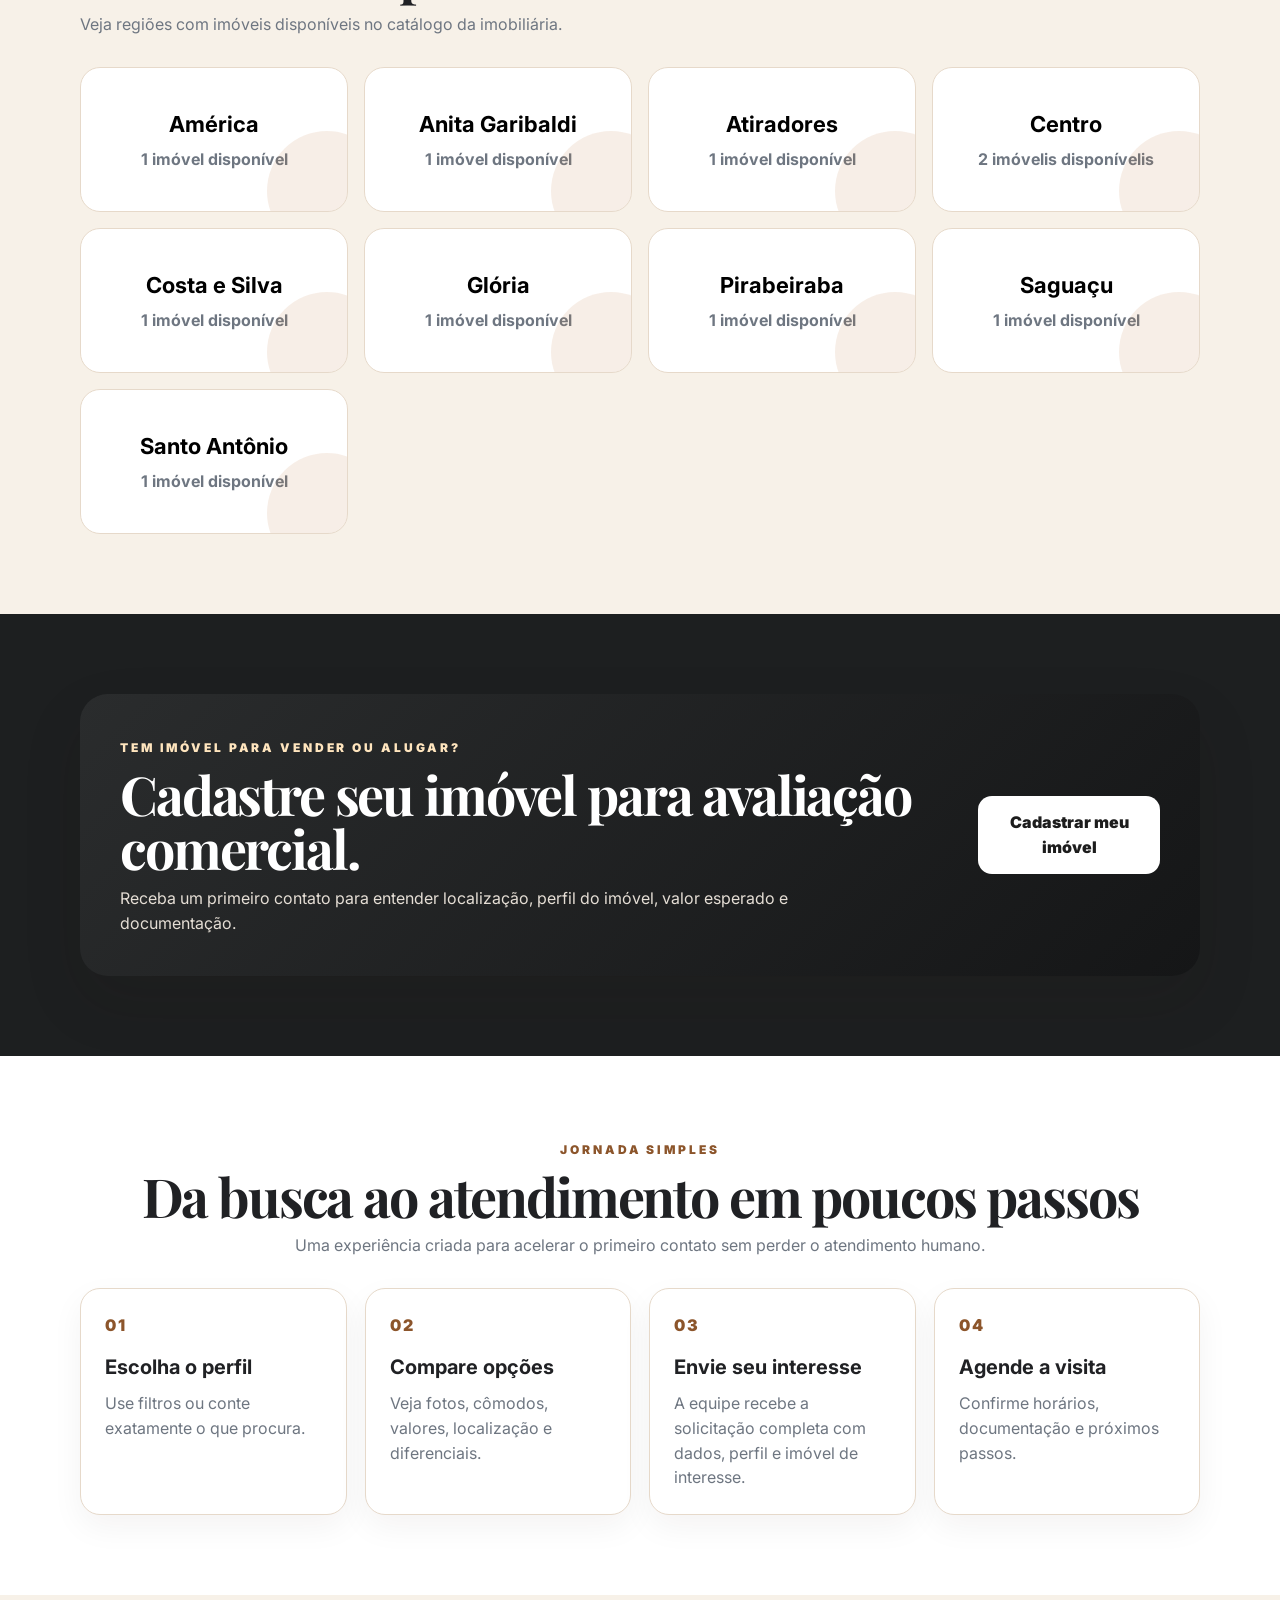
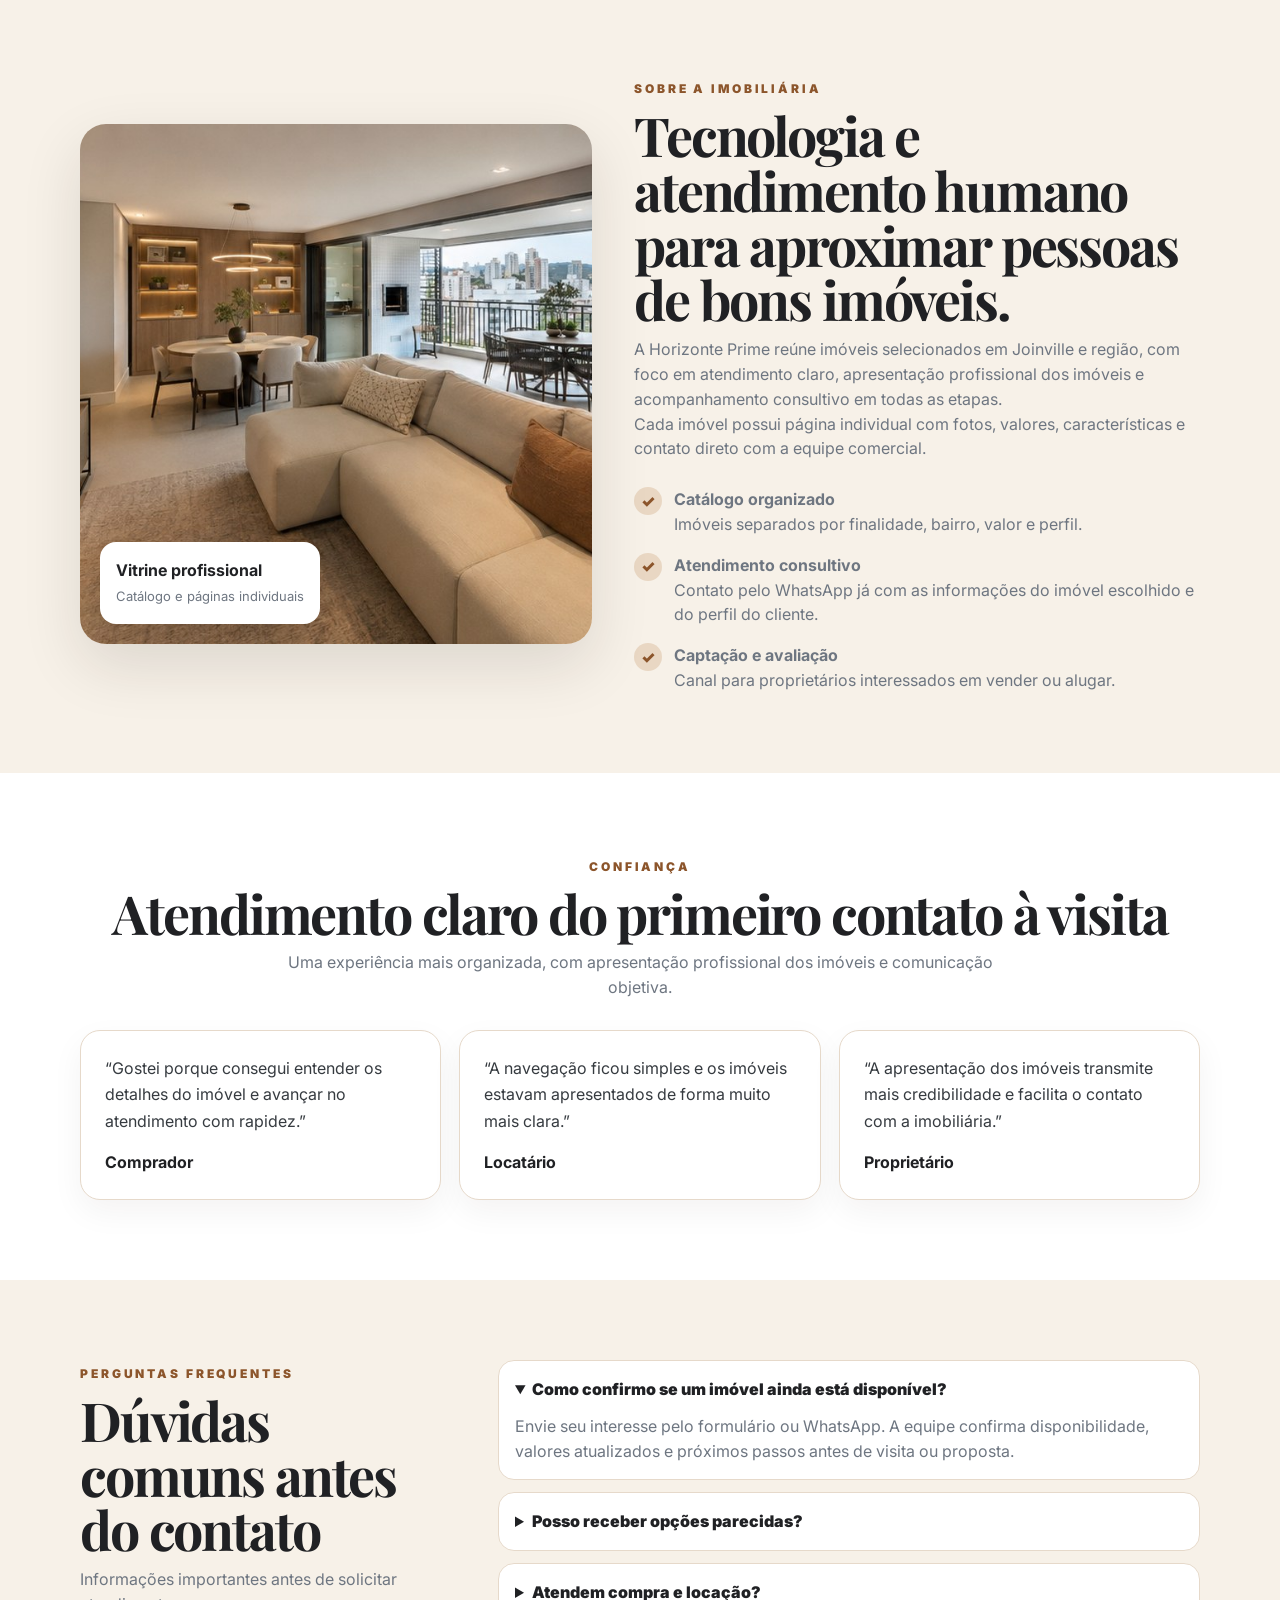
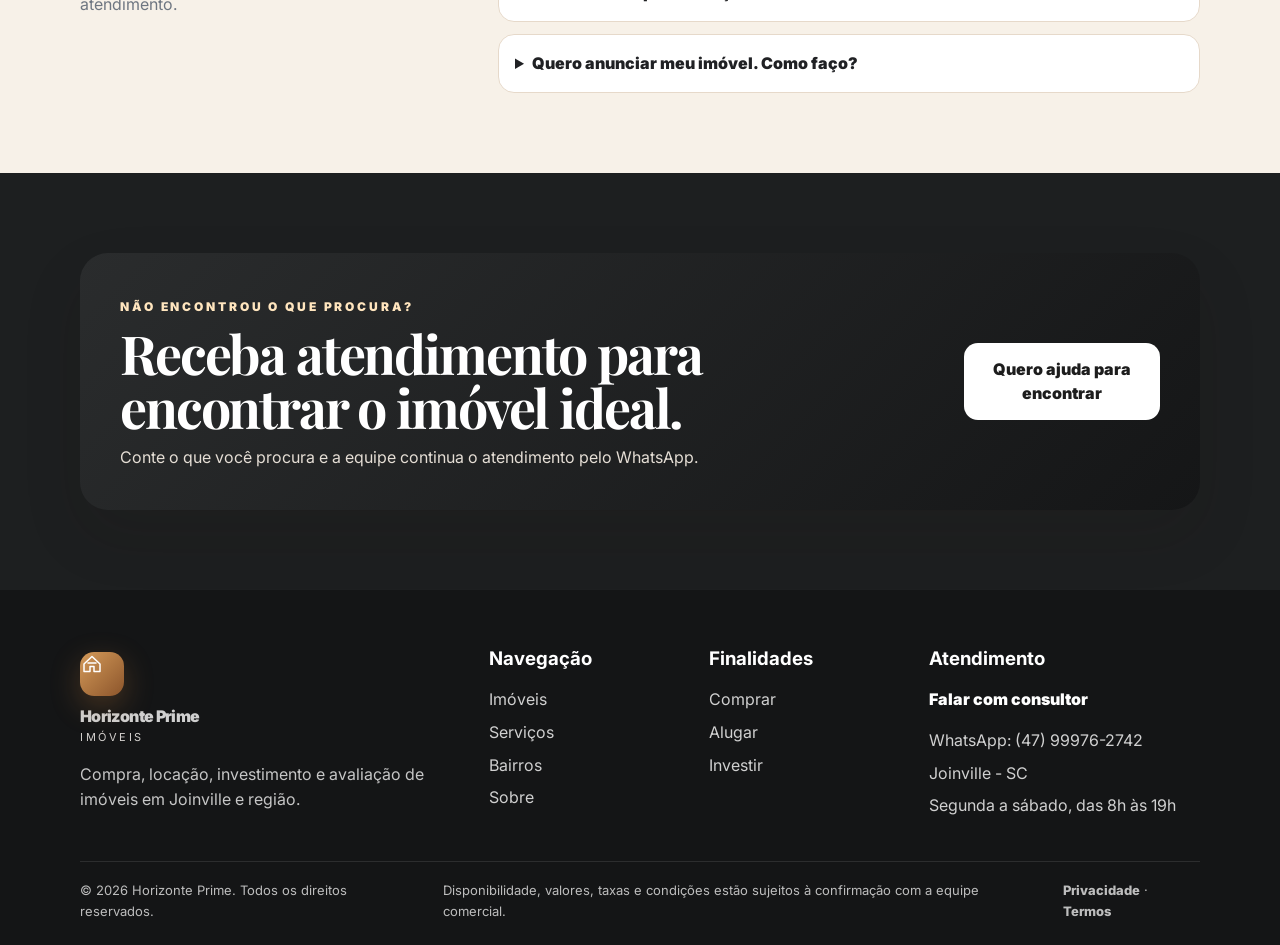
<file: index-atualizado-v101.html>
<!DOCTYPE html>
<html lang="pt-BR">
<head>
  <meta charset="UTF-8">
  <meta name="viewport" content="width=device-width, initial-scale=1.0">
  <meta name="description" content="Imóveis selecionados em Joinville e região, com atendimento consultivo para compra, locação, investimento e avaliação de imóveis.">
  <meta name="theme-color" content="#191919">
  <meta property="og:title" content="Horizonte Prime Imóveis | Joinville">
  <meta property="og:description" content="Imóveis selecionados em Joinville com atendimento rápido pelo WhatsApp e equipe comercial especializada.">
  <meta property="og:image" content="V10004-02.jpg">
  <title>Horizonte Prime Imóveis | Compra, aluguel e investimento em Joinville</title>
  <link rel="icon" href="favicon.svg" type="image/svg+xml">
  <link rel="preconnect" href="https://fonts.googleapis.com">
  <link rel="preconnect" href="https://fonts.gstatic.com" crossorigin>
  <link href="https://fonts.googleapis.com/css2?family=Inter:wght@400;500;600;700;800;900&family=Playfair+Display:wght@700;800&display=swap" rel="stylesheet">
  <link rel="stylesheet" href="styles.css">
</head>
<body data-versao-site="v100-produto-comercial-final">
  <a class="skip-link" href="#conteudo">Pular para o conteúdo</a>
  </div>

  <div class="topbar">
    <div class="container topbar-inner">
      <span>Atendimento imobiliário em Joinville e região norte de SC</span>
      <span class="topbar-hide-mobile">Compra • Locação • Investimento • Avaliação de imóveis</span>
      <a data-whatsapp-link href="#">WhatsApp: (47) 99976-2742</a>
    </div>
  </div>

  <header class="site-header" id="topo">
    <div class="container header-inner">
      <a class="brand" href="index.html" aria-label="Página inicial">
        <span class="brand-mark" aria-hidden="true">
          <svg viewBox="0 0 48 48"><path d="M8 24 24 9l16 15v15H28V29h-8v10H8V24Z"/><path d="M16 22h16"/></svg>
        </span>
        <span>
          <strong data-business-name>Horizonte Prime</strong>
          <small>Imóveis premium</small>
        </span>
      </a>

      <button class="menu-toggle" type="button" aria-expanded="false" aria-controls="main-nav">
        <span></span><span></span><span></span>
        <span class="sr-only">Abrir menu</span>
      </button>

      <nav class="main-nav" id="main-nav" aria-label="Navegação principal">
        <a href="#imoveis">Imóveis</a>
        <a href="#servicos">Serviços</a>
        <a href="#bairros">Bairros</a>
        <a href="#como-funciona">Como funciona</a>
        <a href="#sobre">Sobre</a>
        <button class="button button-small button-outline open-generic-lead" type="button">Encontrar meu imóvel</button>
      </nav>
    </div>
  </header>

  <main id="conteudo">
    <!-- VERSAO_PUBLICADA: v100-produto-comercial-final | se este comentário não aparecer no código-fonte do site, o index.html certo não foi substituído -->
    <section class="hero hero-pro">
      <div class="hero-bg-grid" aria-hidden="true">
        <img src="V10004-02.jpg" alt="">
        <img src="V10009-01.jpg" alt="">
        <img src="V10001-01.jpg" alt="">
      </div>
      <div class="hero-overlay"></div>
      <div class="container hero-content hero-pro-content">
        <div class="hero-copy">
          <span class="eyebrow">Curadoria imobiliária em Joinville</span>
          <h1>Imóveis selecionados para compra, locação e investimento em Joinville.</h1>
          <p>Navegue pelo catálogo, veja fotos, valores e detalhes de cada opção. Quando encontrar um imóvel interessante, fale com a equipe e avance com mais agilidade para visita, proposta ou avaliação.</p>
          <div class="hero-actions">
            <a class="button button-primary" href="#catalogo">Ver imóveis disponíveis</a>
            <button class="button button-light open-generic-lead" type="button">Receber indicação</button>
          </div>
          <div class="hero-badges" aria-label="Diferenciais">
            <span>✓ Atendimento consultivo pelo WhatsApp</span>
            <span>✓ Catálogo com página individual para cada imóvel</span>
            <span>✓ Compra, locação, investimento e avaliação</span>
          </div>
        </div>

        <form class="hero-search glass-card" id="hero-search-form">
          <h2>Busque pelo perfil ideal</h2>
          <div class="search-tabs" role="tablist" aria-label="Finalidade do imóvel">
            <button type="button" class="search-tab active" data-purpose="" role="tab" aria-selected="true">Todos</button>
            <button type="button" class="search-tab" data-purpose="compra" role="tab">Comprar</button>
            <button type="button" class="search-tab" data-purpose="locacao" role="tab">Alugar</button>
            <button type="button" class="search-tab" data-purpose="investimento" role="tab">Investir</button>
          </div>

          <div class="hero-search-grid">
            <label>
              <span>Localização ou código</span>
              <div class="input-with-icon">
                <svg viewBox="0 0 24 24" aria-hidden="true"><path d="M20 10c0 5-8 11-8 11S4 15 4 10a8 8 0 1 1 16 0Z"/><circle cx="12" cy="10" r="2.5"/></svg>
                <input id="hero-query" type="search" placeholder="Ex.: Costa e Silva, L92502">
              </div>
            </label>

            <label>
              <span>Tipo de imóvel</span>
              <select id="hero-category">
                <option value="">Todos os tipos</option>
                <option value="apartamento">Apartamento</option>
                <option value="casa">Casa</option>
                <option value="sobrado">Sobrado</option>
                <option value="studio">Studio</option>
                <option value="cobertura">Cobertura</option>
                <option value="comercial">Comercial</option>
                <option value="galpao">Galpão</option>
                <option value="terreno">Terreno</option>
              </select>
            </label>

            <button class="button button-primary hero-search-button" type="submit">
              <svg viewBox="0 0 24 24" aria-hidden="true"><circle cx="11" cy="11" r="7"/><path d="m20 20-4-4"/></svg>
              Buscar agora
            </button>
          </div>
        </form>
      </div>
    </section>

    <section class="quick-stats">
      <div class="container stat-strip">
        <div><strong id="stat-total">10</strong><span>imóveis cadastrados</span></div>
        <div><strong id="stat-sale">0</strong><span>opções à venda</span></div>
        <div><strong id="stat-rent">0</strong><span>opções para alugar</span></div>
        <div><strong>Atendimento</strong><span>compra, locação e investimento</span></div>
      </div>
    </section>

    <section class="section atendimento-section" id="teste-fluxo">
      <div class="container">
        <div class="section-heading centered">
          <div>
            <span class="eyebrow dark">Atendimento personalizado</span>
            <h2>Fale com a equipe do jeito que fizer mais sentido para você.</h2>
            <p>Se você já sabe o que procura, quer visitar um imóvel específico ou deseja anunciar seu imóvel, a equipe consegue conduzir o atendimento com mais clareza desde o início.</p>
          </div>
        </div>
        <div class="scenario-grid">
          <button class="scenario-card" type="button" data-journey="comprador"><span>01</span><h3>Buscar para comprar</h3><p>Encontre apartamentos, casas e oportunidades alinhadas ao seu momento de compra.</p></button>
          <button class="scenario-card" type="button" data-journey="aluguel"><span>02</span><h3>Buscar para alugar</h3><p>Veja opções para locação com informações claras sobre valores, condomínio e perfil do imóvel.</p></button>
          <button class="scenario-card" type="button" data-journey="visita"><span>03</span><h3>Agendar visita</h3><p>Quando um imóvel chamar atenção, a equipe ajuda com disponibilidade e próximos passos.</p></button>
          <button class="scenario-card" type="button" data-journey="proprietario"><span>04</span><h3>Anunciar imóvel</h3><p>Receba atendimento para venda, locação ou avaliação comercial do seu imóvel.</p></button>
        </div>
        <div class="automation-explain-card">
          <div><strong>Atendimento mais objetivo desde o primeiro contato</strong><p>Ao informar seu interesse, a equipe consegue seguir o atendimento com mais contexto, reduzindo etapas e acelerando o próximo passo.</p></div>
          <div class="mini-flow"><span>Catálogo</span><i>→</i><span>Atendimento</span><i>→</i><span>Visita</span><i>→</i><span>Proposta</span></div>
        </div>
      </div>
    </section>

    <section class="section section-featured" id="imoveis">
      <div class="container">
        <div class="section-heading">
          <div>
            <span class="eyebrow dark">Seleção especial</span>
            <h2>Imóveis em destaque</h2>
            <p>As melhores oportunidades do catálogo com fotos por cômodo e página individual.</p>
          </div>
          <a class="text-link" href="#catalogo">Ver catálogo completo <span aria-hidden="true">→</span></a>
        </div>

        <div class="property-grid featured-grid" id="featured-grid" aria-live="polite">
          <div class="skeleton-card"></div><div class="skeleton-card"></div><div class="skeleton-card"></div>
        </div>
      </div>
    </section>

    <section class="section services-section" id="servicos">
      <div class="container">
        <div class="section-heading centered">
          <div>
            <span class="eyebrow dark">Atendimento completo</span>
            <h2>Serviços para compra, locação e avaliação</h2>
            <p>Uma jornada pensada para ajudar o cliente a encontrar o imóvel certo e avançar com segurança.</p>
          </div>
        </div>
        <div class="services-grid">
          <article class="service-card"><span>01</span><h3>Compra com orientação</h3><p>Apoio para quem busca comprar com mais clareza sobre região, perfil e faixa de valor.</p></article>
          <article class="service-card"><span>02</span><h3>Locação com objetividade</h3><p>Imóveis para alugar com valores, taxas, fotos e informações essenciais para decisãoar com segurança.</p></article>
          <article class="service-card"><span>03</span><h3>Investimento</h3><p>Imóveis com potencial de renda, liquidez, localização estratégica e perfil de valorização.</p></article>
          <article class="service-card"><span>04</span><h3>Captação de proprietários</h3><p>Canal profissional para proprietários que desejam vender, alugar ou avaliar um imóvel com acompanhamento comercial.</p></article>
        </div>
      </div>
    </section>

    <section class="section catalog-section" id="catalogo">
      <div class="container">
        <div class="section-heading catalog-heading">
          <div>
            <span class="eyebrow dark">Catálogo completo</span>
            <h2>Encontre o imóvel ideal</h2>
            <p id="catalog-summary">Carregando imóveis disponíveis...</p>
          </div>
          <button class="button button-secondary filter-toggle" type="button" aria-expanded="false" aria-controls="catalog-filters">Filtros</button>
        </div>

        <div class="catalog-layout">
          <aside class="filters-panel" id="catalog-filters">
            <div class="filter-header"><h3>Filtrar imóveis</h3><button type="button" class="clear-filters">Limpar</button></div>
            <label class="filter-field"><span>Buscar</span><input id="filter-query" type="search" placeholder="Bairro, título ou código"></label>
            <label class="filter-field"><span>Finalidade</span><select id="filter-purpose"><option value="">Todas</option><option value="compra">Compra</option><option value="locacao">Locação</option><option value="investimento">Investimento</option></select></label>
            <label class="filter-field"><span>Tipo</span><select id="filter-category"><option value="">Todos</option><option value="apartamento">Apartamento</option><option value="casa">Casa</option><option value="sobrado">Sobrado</option><option value="studio">Studio</option><option value="cobertura">Cobertura</option><option value="comercial">Comercial</option><option value="galpao">Galpão</option><option value="terreno">Terreno</option></select></label>
            <label class="filter-field"><span>Bairro</span><select id="filter-neighborhood"><option value="">Todos os bairros</option></select></label>
            <div class="filter-row">
              <label class="filter-field"><span>Quartos</span><select id="filter-bedrooms"><option value="">Qualquer</option><option value="1">1+</option><option value="2">2+</option><option value="3">3+</option><option value="4">4+</option></select></label>
              <label class="filter-field"><span>Vagas</span><select id="filter-parking"><option value="">Qualquer</option><option value="1">1+</option><option value="2">2+</option><option value="3">3+</option></select></label>
            </div>
            <label class="filter-field"><span>Valor máximo</span><select id="filter-price"><option value="">Sem limite</option><option value="2500">R$ 2.500</option><option value="4000">R$ 4.000</option><option value="6000">R$ 6.000</option><option value="10000">R$ 10.000</option><option value="400000">R$ 400 mil</option><option value="600000">R$ 600 mil</option><option value="800000">R$ 800 mil</option><option value="1000000">R$ 1 milhão</option><option value="1500000">R$ 1,5 milhão</option><option value="2000000">R$ 2 milhões</option></select></label>
            <label class="check-field"><input id="filter-pet" type="checkbox"><span>Aceita animais</span></label>
          </aside>

          <div class="catalog-content">
            <div class="catalog-toolbar">
              <div class="active-filters" id="active-filters"></div>
              <label class="sort-control"><span>Ordenar:</span><select id="sort-properties"><option value="featured">Destaques</option><option value="price-asc">Menor preço</option><option value="price-desc">Maior preço</option><option value="area-desc">Maior área</option></select></label>
            </div>
            <div class="property-grid catalog-grid" id="catalog-grid" aria-live="polite"></div>
            <div class="empty-state hidden" id="catalog-empty"><div class="empty-icon">⌂</div><h3>Nenhum imóvel encontrado com esses filtros</h3><p>Altere os filtros ou informe seu perfil para a equipe procurar opções compatíveis.</p><button class="button button-primary open-generic-lead" type="button">Quero ajuda para encontrar</button></div>
          </div>
        </div>
      </div>
    </section>

    <section class="section neighborhoods-section" id="bairros">
      <div class="container">
        <div class="section-heading">
          <div>
            <span class="eyebrow dark">Regiões atendidas</span>
            <h2>Bairros com oportunidades</h2>
            <p>Veja regiões com imóveis disponíveis no catálogo da imobiliária.</p>
          </div>
        </div>
        <div class="neighborhood-grid" id="neighborhood-grid"></div>
      </div>
    </section>

    <section class="section owner-section">
      <div class="container owner-card">
        <div>
          <span class="eyebrow light">Tem imóvel para vender ou alugar?</span>
          <h2>Cadastre seu imóvel para avaliação comercial.</h2>
          <p>Receba um primeiro contato para entender localização, perfil do imóvel, valor esperado e documentação.</p>
        </div>
        <button class="button button-light open-owner-lead" type="button">Cadastrar meu imóvel</button>
      </div>
    </section>

    <section class="section steps-section" id="como-funciona">
      <div class="container">
        <div class="section-heading centered"><div><span class="eyebrow dark">Jornada simples</span><h2>Da busca ao atendimento em poucos passos</h2><p>Uma experiência criada para acelerar o primeiro contato sem perder o atendimento humano.</p></div></div>
        <div class="steps-grid">
          <article class="step-card"><span class="step-number">01</span><h3>Escolha o perfil</h3><p>Use filtros ou conte exatamente o que procura.</p></article>
          <article class="step-card"><span class="step-number">02</span><h3>Compare opções</h3><p>Veja fotos, cômodos, valores, localização e diferenciais.</p></article>
          <article class="step-card"><span class="step-number">03</span><h3>Envie seu interesse</h3><p>A equipe recebe a solicitação completa com dados, perfil e imóvel de interesse.</p></article>
          <article class="step-card"><span class="step-number">04</span><h3>Agende a visita</h3><p>Confirme horários, documentação e próximos passos.</p></article>
        </div>
      </div>
    </section>

    <section class="section about-section" id="sobre">
      <div class="container about-grid">
        <div class="about-image">
          <img src="V10001-01.jpg" alt="Apartamento moderno em Joinville">
          <div class="about-badge"><strong>Vitrine profissional</strong><span>Catálogo e páginas individuais</span></div>
        </div>
        <div class="about-copy">
          <span class="eyebrow dark">Sobre a imobiliária</span>
          <h2>Tecnologia e atendimento humano para aproximar pessoas de bons imóveis.</h2>
          <p>A Horizonte Prime reúne imóveis selecionados em Joinville e região, com foco em atendimento claro, apresentação profissional dos imóveis e acompanhamento consultivo em todas as etapas.</p>
          <p>Cada imóvel possui página individual com fotos, valores, características e contato direto com a equipe comercial.</p>
          <div class="about-points">
            <div><span>✓</span><p><strong>Catálogo organizado</strong><br>Imóveis separados por finalidade, bairro, valor e perfil.</p></div>
            <div><span>✓</span><p><strong>Atendimento consultivo</strong><br>Contato pelo WhatsApp já com as informações do imóvel escolhido e do perfil do cliente.</p></div>
            <div><span>✓</span><p><strong>Captação e avaliação</strong><br>Canal para proprietários interessados em vender ou alugar.</p></div>
          </div>
        </div>
      </div>
    </section>

    <section class="section testimonials-section">
      <div class="container">
        <div class="section-heading centered"><div><span class="eyebrow dark">Confiança</span><h2>Atendimento claro do primeiro contato à visita</h2><p>Uma experiência mais organizada, com apresentação profissional dos imóveis e comunicação objetiva.</p></div></div>
        <div class="testimonial-grid">
          <article class="testimonial-card"><p>“Gostei porque consegui entender os detalhes do imóvel e avançar no atendimento com rapidez.”</p><strong>Comprador</strong></article>
          <article class="testimonial-card"><p>“A navegação ficou simples e os imóveis estavam apresentados de forma muito mais clara.”</p><strong>Locatário</strong></article>
          <article class="testimonial-card"><p>“A apresentação dos imóveis transmite mais credibilidade e facilita o contato com a imobiliária.”</p><strong>Proprietário</strong></article>
        </div>
      </div>
    </section>

    <section class="section faq-section">
      <div class="container faq-grid">
        <div><span class="eyebrow dark">Perguntas frequentes</span><h2>Dúvidas comuns antes do contato</h2><p>Informações importantes antes de solicitar atendimento.</p></div>
        <div class="faq-list">
          <details open><summary>Como confirmo se um imóvel ainda está disponível?</summary><p>Envie seu interesse pelo formulário ou WhatsApp. A equipe confirma disponibilidade, valores atualizados e próximos passos antes de visita ou proposta.</p></details>
          <details><summary>Posso receber opções parecidas?</summary><p>Sim. Informe bairro, faixa de valor, quartos, vagas e finalidade. O atendimento procura opções compatíveis no catálogo.</p></details>
          <details><summary>Atendem compra e locação?</summary><p>Sim. A imobiliária atende compra, locação, investimento e avaliação de imóveis para proprietários.</p></details>
          <details><summary>Quero anunciar meu imóvel. Como faço?</summary><p>Clique em “Cadastrar meu imóvel”, informe os dados iniciais e a equipe comercial entra em contato para avaliar venda ou locação.</p></details>
        </div>
      </div>
    </section>

    <section class="section cta-section" id="contato">
      <div class="container cta-card">
        <div><span class="eyebrow light">Não encontrou o que procura?</span><h2>Receba atendimento para encontrar o imóvel ideal.</h2><p>Conte o que você procura e a equipe continua o atendimento pelo WhatsApp.</p></div>
        <button class="button button-light open-generic-lead" type="button">Quero ajuda para encontrar</button>
      </div>
    </section>
  </main>

  <footer class="site-footer">
    <div class="container footer-grid">
      <div><a class="brand footer-brand" href="index.html"><span class="brand-mark" aria-hidden="true"><svg viewBox="0 0 48 48"><path d="M8 24 24 9l16 15v15H28V29h-8v10H8V24Z"/><path d="M16 22h16"/></svg></span><span><strong data-business-name>Horizonte Prime</strong><small>Imóveis</small></span></a><p>Compra, locação, investimento e avaliação de imóveis em Joinville e região.</p></div>
      <div><h3>Navegação</h3><a href="#imoveis">Imóveis</a><a href="#servicos">Serviços</a><a href="#bairros">Bairros</a><a href="#sobre">Sobre</a></div>
      <div><h3>Finalidades</h3><a href="#catalogo" data-footer-purpose="compra">Comprar</a><a href="#catalogo" data-footer-purpose="locacao">Alugar</a><a href="#catalogo" data-footer-purpose="investimento">Investir</a></div>
      <div><h3>Atendimento</h3><button class="footer-button open-generic-lead" type="button">Falar com consultor</button><a data-whatsapp-link href="#">WhatsApp: (47) 99976-2742</a><span data-site-address>Joinville - SC</span><span data-site-hours>Segunda a sábado</span></div>
    </div>
    <div class="container footer-bottom"><span>© <span id="current-year"></span> <span data-business-name>Horizonte Prime</span>. Todos os direitos reservados.</span><span>Disponibilidade, valores, taxas e condições estão sujeitos à confirmação com a equipe comercial.</span><span class="footer-legal"><a href="privacidade.html">Privacidade</a> · <a href="termos.html">Termos</a></span></div>
  </footer>

  <a class="floating-whatsapp" data-whatsapp-link href="#" target="_blank" rel="noopener" aria-label="Abrir WhatsApp">
    <svg viewBox="0 0 32 32" aria-hidden="true"><path d="M27.3 4.7A15.2 15.2 0 0 0 3.4 23l-2 7.3 7.5-2A15.1 15.1 0 0 0 16 30h.1A15.2 15.2 0 0 0 27.3 4.7Zm-11.2 22.8a12.6 12.6 0 0 1-6.4-1.8l-.5-.3-4.4 1.2L6 22.3l-.3-.5a12.7 12.7 0 1 1 10.4 5.7Z"/><path d="M23.1 18.9c-.4-.2-2.4-1.2-2.8-1.3-.4-.1-.7-.2-1 .2-.3.4-1.1 1.3-1.4 1.6-.3.3-.5.3-.9.1-2.4-1.2-4-2.2-5.6-4.9-.4-.7.4-.7 1.2-2.2.1-.3.1-.5 0-.7-.1-.2-1-2.4-1.4-3.3-.4-.9-.8-.8-1-.8h-.9c-.3 0-.8.1-1.2.6-.4.4-1.6 1.6-1.6 3.9s1.7 4.5 1.9 4.8c.2.3 3.3 5.1 8.1 7.2 3 1.3 4.2 1.4 5.7 1.2.9-.1 2.4-1 2.8-1.9.3-.9.3-1.7.2-1.9-.1-.2-.4-.3-.8-.5Z"/></svg>
  </a>

  <dialog class="lead-modal" id="lead-modal">
    <button class="modal-close" type="button" aria-label="Fechar">×</button>
    <div class="modal-heading"><span class="eyebrow dark">Atendimento personalizado</span><h2 id="lead-modal-title">Conte o que você procura</h2><p id="lead-modal-description">Preencha seus dados para iniciar o atendimento pelo WhatsApp comercial.</p></div>
    <form id="lead-form" novalidate>
      <input type="hidden" id="lead-listing-code" name="listing_code"><input type="hidden" id="lead-listing-title" name="listing_title"><input type="hidden" id="lead-listing-url" name="listing_url"><input type="hidden" id="lead-form-type" name="form_type" value="buyer"><input type="hidden" id="lead-scenario" name="lead_scenario" value="site">
      <div class="form-grid"><label class="form-field full"><span>Nome</span><input id="lead-name" name="name" type="text" autocomplete="name" required placeholder="Como podemos chamar você?"><small class="field-error"></small></label><label class="form-field"><span>WhatsApp</span><input id="lead-phone" name="phone" type="tel" autocomplete="tel" required placeholder="(47) 99999-9999"><small class="field-error"></small></label><label class="form-field"><span>E-mail <em>opcional</em></span><input id="lead-email" name="email" type="email" autocomplete="email" placeholder="voce@email.com"><small class="field-error"></small></label><label class="form-field full"><span>Mensagem</span><textarea id="lead-message" name="message" rows="4" required placeholder="Ex.: casa com 3 quartos até R$ 700 mil"></textarea><small class="field-error"></small></label></div>
      <label class="consent-field"><input id="lead-consent" type="checkbox" required><span>Concordo em receber atendimento relacionado à minha solicitação pelo WhatsApp.</span></label>
      <button class="button button-primary button-full" id="lead-submit" type="submit"><span class="button-label">Iniciar atendimento</span><span class="button-loading hidden">Enviando...</span></button>
      <div class="form-feedback hidden" id="lead-feedback" role="status"></div>
    </form>
  </dialog>

  <script src="config.js"></script>
  <script src="imoveis-data.js"></script>
  <script src="site.js"></script>
  <script src="atendimento.js"></script>
  <script src="home.js"></script>
<script>console.log("VERSAO_PUBLICADA: v100-produto-comercial-final");</script>
</body>
</html>
</file>
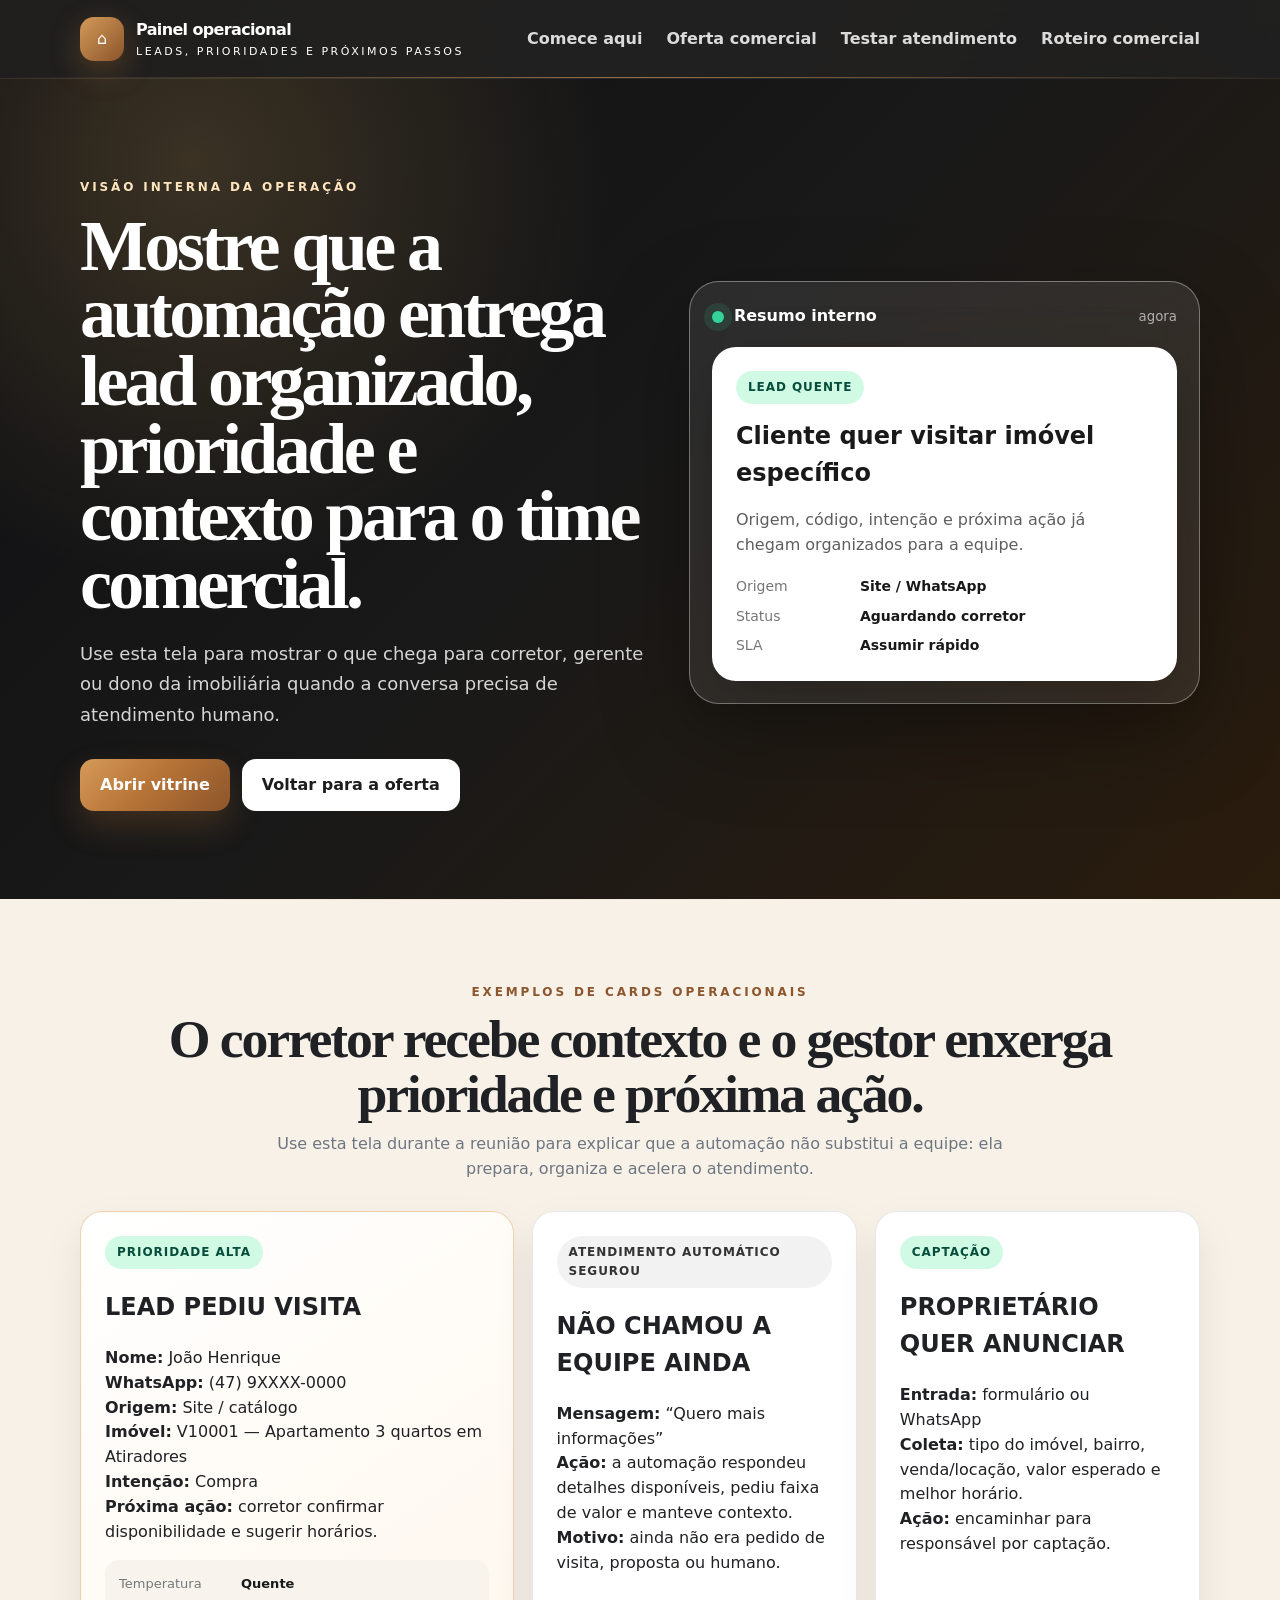
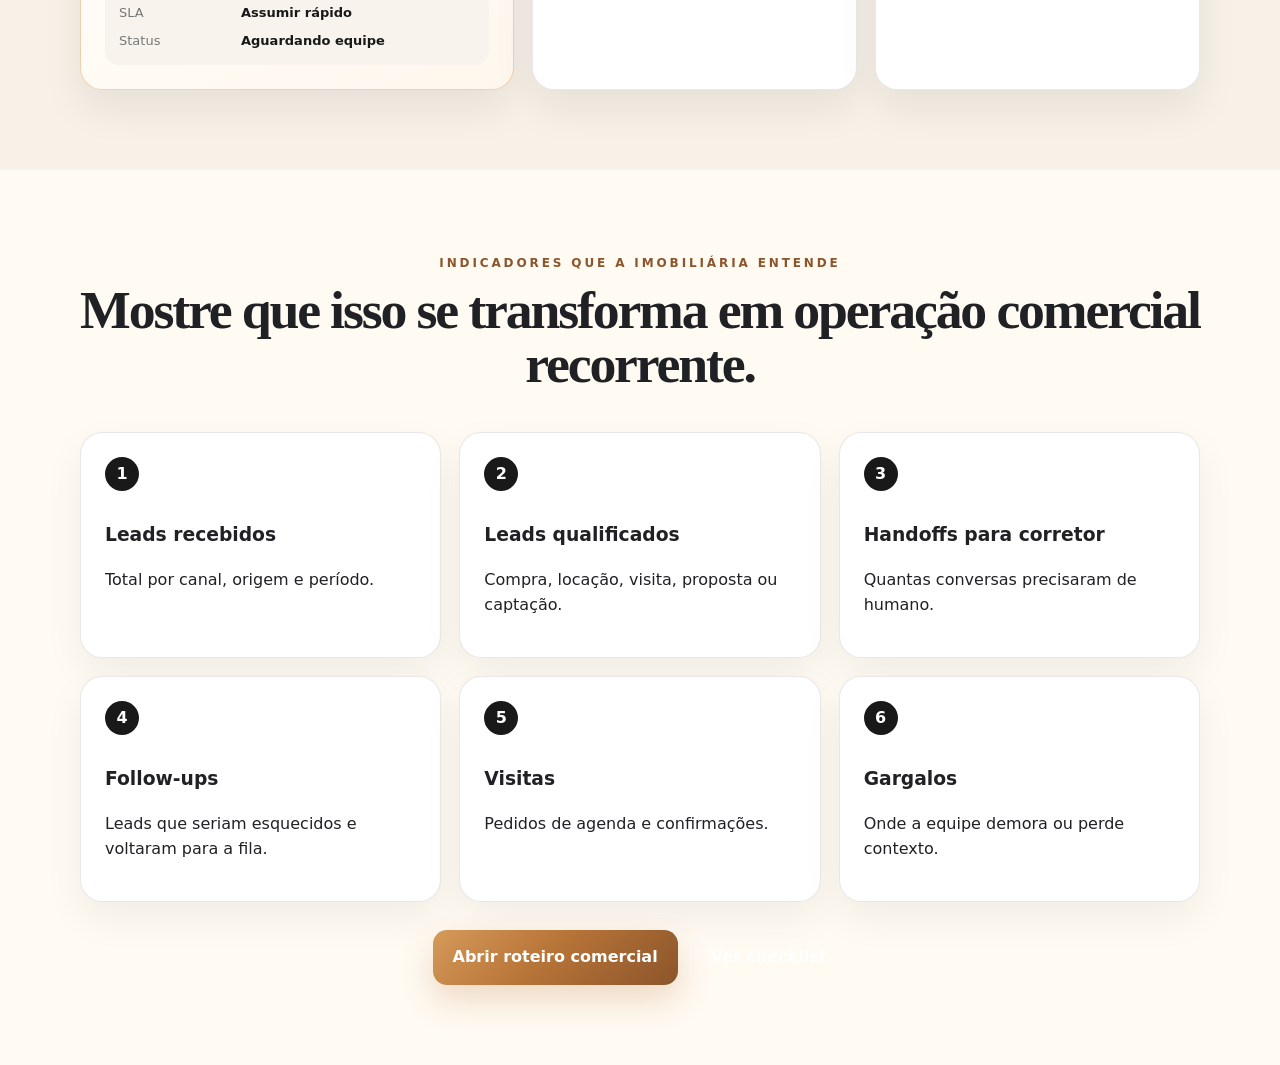
<file: painel-demo.html>
<!DOCTYPE html>
<html lang="pt-BR">
<head>
  <meta charset="UTF-8">
  <meta name="viewport" content="width=device-width, initial-scale=1.0">
  <title>Painel Operacional | Automação Imobiliária</title>
  <link rel="stylesheet" href="styles.css">
  <link rel="icon" href="favicon.svg" type="image/svg+xml">
</head>
<body class="commercial-page v50-page">
  <header class="site-header commercial-header">
    <div class="container header-inner">
      <a class="brand" href="para-imobiliarias.html"><span class="brand-mark">⌂</span><span><strong>Painel operacional</strong><small>Leads, prioridades e próximos passos</small></span></a>
      <nav class="main-nav open"><a href="COMECE-AQUI.html">Comece aqui</a><a href="para-imobiliarias.html">Oferta comercial</a><a href="index.html#teste-fluxo">Testar atendimento</a><a href="roteiro-comercial.html">Roteiro comercial</a></nav>
    </div>
  </header>

  <main>
    <section class="commercial-hero automation-hero v50-hero">
      <div class="container commercial-hero-grid">
        <div class="commercial-copy">
          <span class="eyebrow light">Visão interna da operação</span>
          <h1>Mostre que a automação entrega lead organizado, prioridade e contexto para o time comercial.</h1>
          <p>Use esta tela para mostrar o que chega para corretor, gerente ou dono da imobiliária quando a conversa precisa de atendimento humano.</p>
          <div class="hero-actions"><a class="button button-primary" href="index.html#teste-fluxo">Abrir vitrine</a><a class="button button-light" href="para-imobiliarias.html">Voltar para a oferta</a></div>
        </div>
        <div class="automation-dashboard glass-card">
          <div class="dash-top"><span class="pulse-dot"></span><strong>Resumo interno</strong><small>agora</small></div>
          <div class="lead-ticket">
            <span class="ticket-status">Lead quente</span>
            <h3>Cliente quer visitar imóvel específico</h3>
            <p>Origem, código, intenção e próxima ação já chegam organizados para a equipe.</p>
            <div class="ticket-grid"><span>Origem</span><b>Site / WhatsApp</b><span>Status</span><b>Aguardando corretor</b><span>SLA</span><b>Assumir rápido</b></div>
          </div>
        </div>
      </div>
    </section>

    <section class="section">
      <div class="container">
        <div class="section-heading centered"><div><span class="eyebrow dark">Exemplos de cards operacionais</span><h2>O corretor recebe contexto e o gestor enxerga prioridade e próxima ação.</h2><p>Use esta tela durante a reunião para explicar que a automação não substitui a equipe: ela prepara, organiza e acelera o atendimento.</p></div></div>
        <div class="dashboard-demo-grid">
          <article class="crm-lead-card hot">
            <span class="ticket-status">Prioridade alta</span>
            <h2>LEAD PEDIU VISITA</h2>
            <p><b>Nome:</b> João Henrique<br><b>WhatsApp:</b> (47) 9XXXX-0000<br><b>Origem:</b> Site / catálogo<br><b>Imóvel:</b> V10001 — Apartamento 3 quartos em Atiradores<br><b>Intenção:</b> Compra<br><b>Próxima ação:</b> corretor confirmar disponibilidade e sugerir horários.</p>
            <div class="crm-mini-table"><span>Temperatura</span><b>Quente</b><span>SLA</span><b>Assumir rápido</b><span>Status</span><b>Aguardando equipe</b></div>
          </article>
          <article class="crm-lead-card">
            <span class="ticket-status muted">Atendimento automático segurou</span>
            <h2>NÃO CHAMOU A EQUIPE AINDA</h2>
            <p><b>Mensagem:</b> “Quero mais informações”<br><b>Ação:</b> a automação respondeu detalhes disponíveis, pediu faixa de valor e manteve contexto.<br><b>Motivo:</b> ainda não era pedido de visita, proposta ou humano.</p>
          </article>
          <article class="crm-lead-card">
            <span class="ticket-status">Captação</span>
            <h2>PROPRIETÁRIO QUER ANUNCIAR</h2>
            <p><b>Entrada:</b> formulário ou WhatsApp<br><b>Coleta:</b> tipo do imóvel, bairro, venda/locação, valor esperado e melhor horário.<br><b>Ação:</b> encaminhar para responsável por captação.</p>
          </article>
        </div>
      </div>
    </section>

    <section class="section demo-simulator-section">
      <div class="container">
        <div class="section-heading centered"><div><span class="eyebrow dark">Indicadores que a imobiliária entende</span><h2>Mostre que isso se transforma em operação comercial recorrente.</h2></div></div>
        <div class="v50-process">
          <article><b>1</b><h3>Leads recebidos</h3><p>Total por canal, origem e período.</p></article>
          <article><b>2</b><h3>Leads qualificados</h3><p>Compra, locação, visita, proposta ou captação.</p></article>
          <article><b>3</b><h3>Handoffs para corretor</h3><p>Quantas conversas precisaram de humano.</p></article>
          <article><b>4</b><h3>Follow-ups</h3><p>Leads que seriam esquecidos e voltaram para a fila.</p></article>
          <article><b>5</b><h3>Visitas</h3><p>Pedidos de agenda e confirmações.</p></article>
          <article><b>6</b><h3>Gargalos</h3><p>Onde a equipe demora ou perde contexto.</p></article>
        </div>
        <div class="hero-actions centered-actions"><a class="button button-primary" href="roteiro-comercial.html">Abrir roteiro comercial</a><a class="button button-outline" href="checklist-implantacao.html">Ver checklist</a></div>
      </div>
    </section>
  </main>
  <script src="config.js"></script>
  <script src="commercial.js"></script>
</body>
</html>
</file>
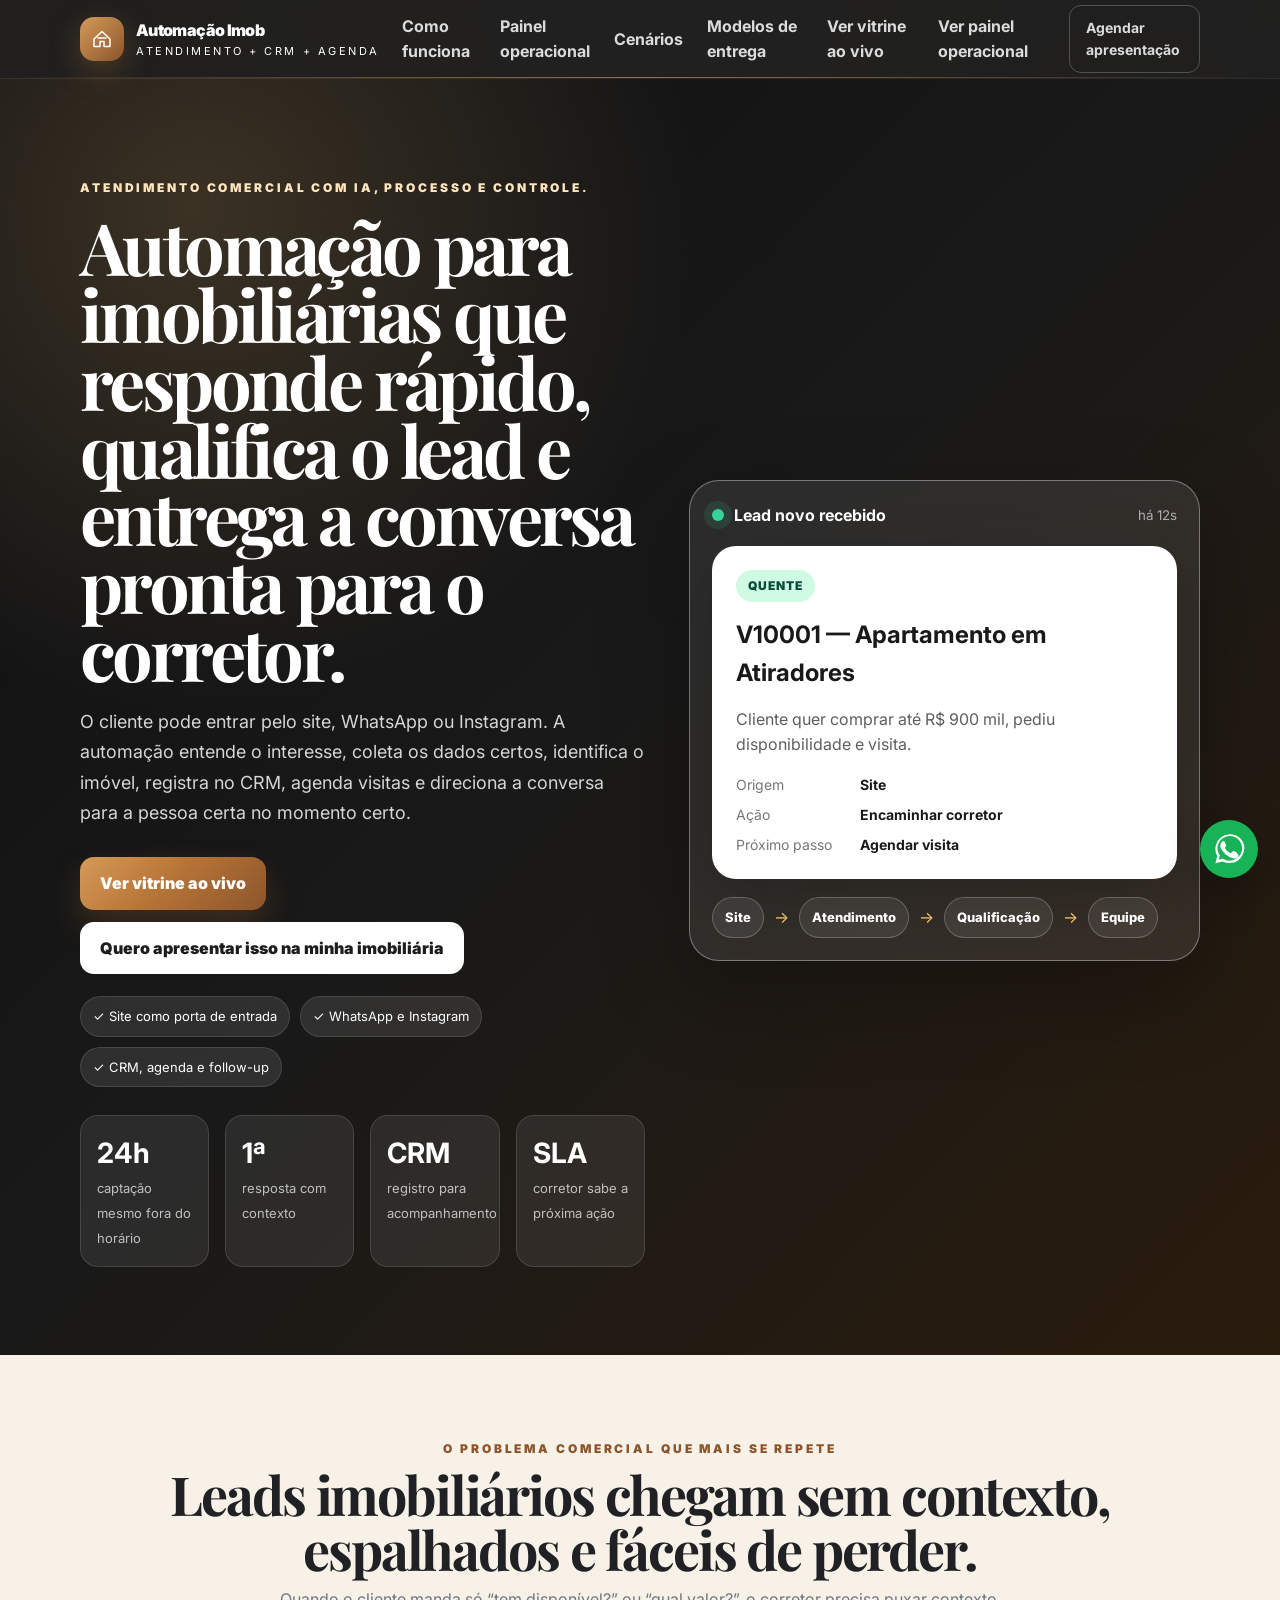
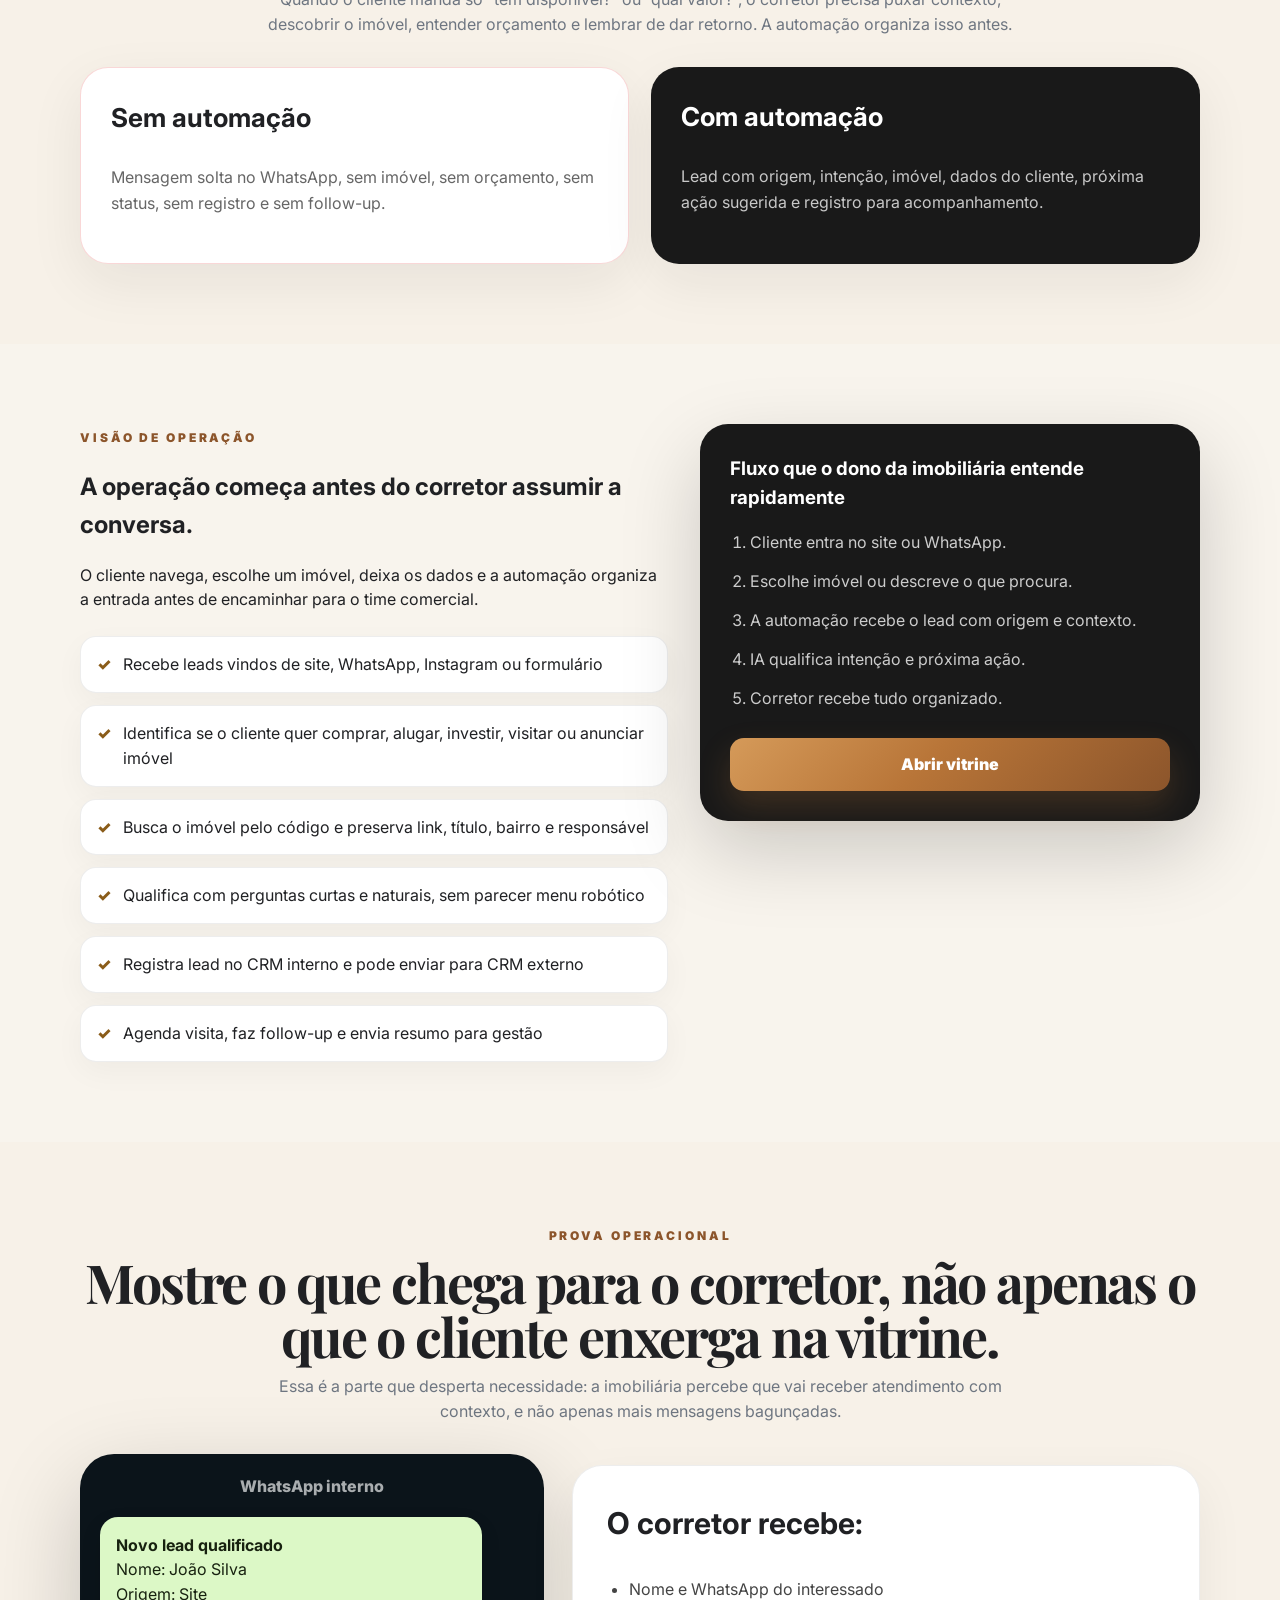
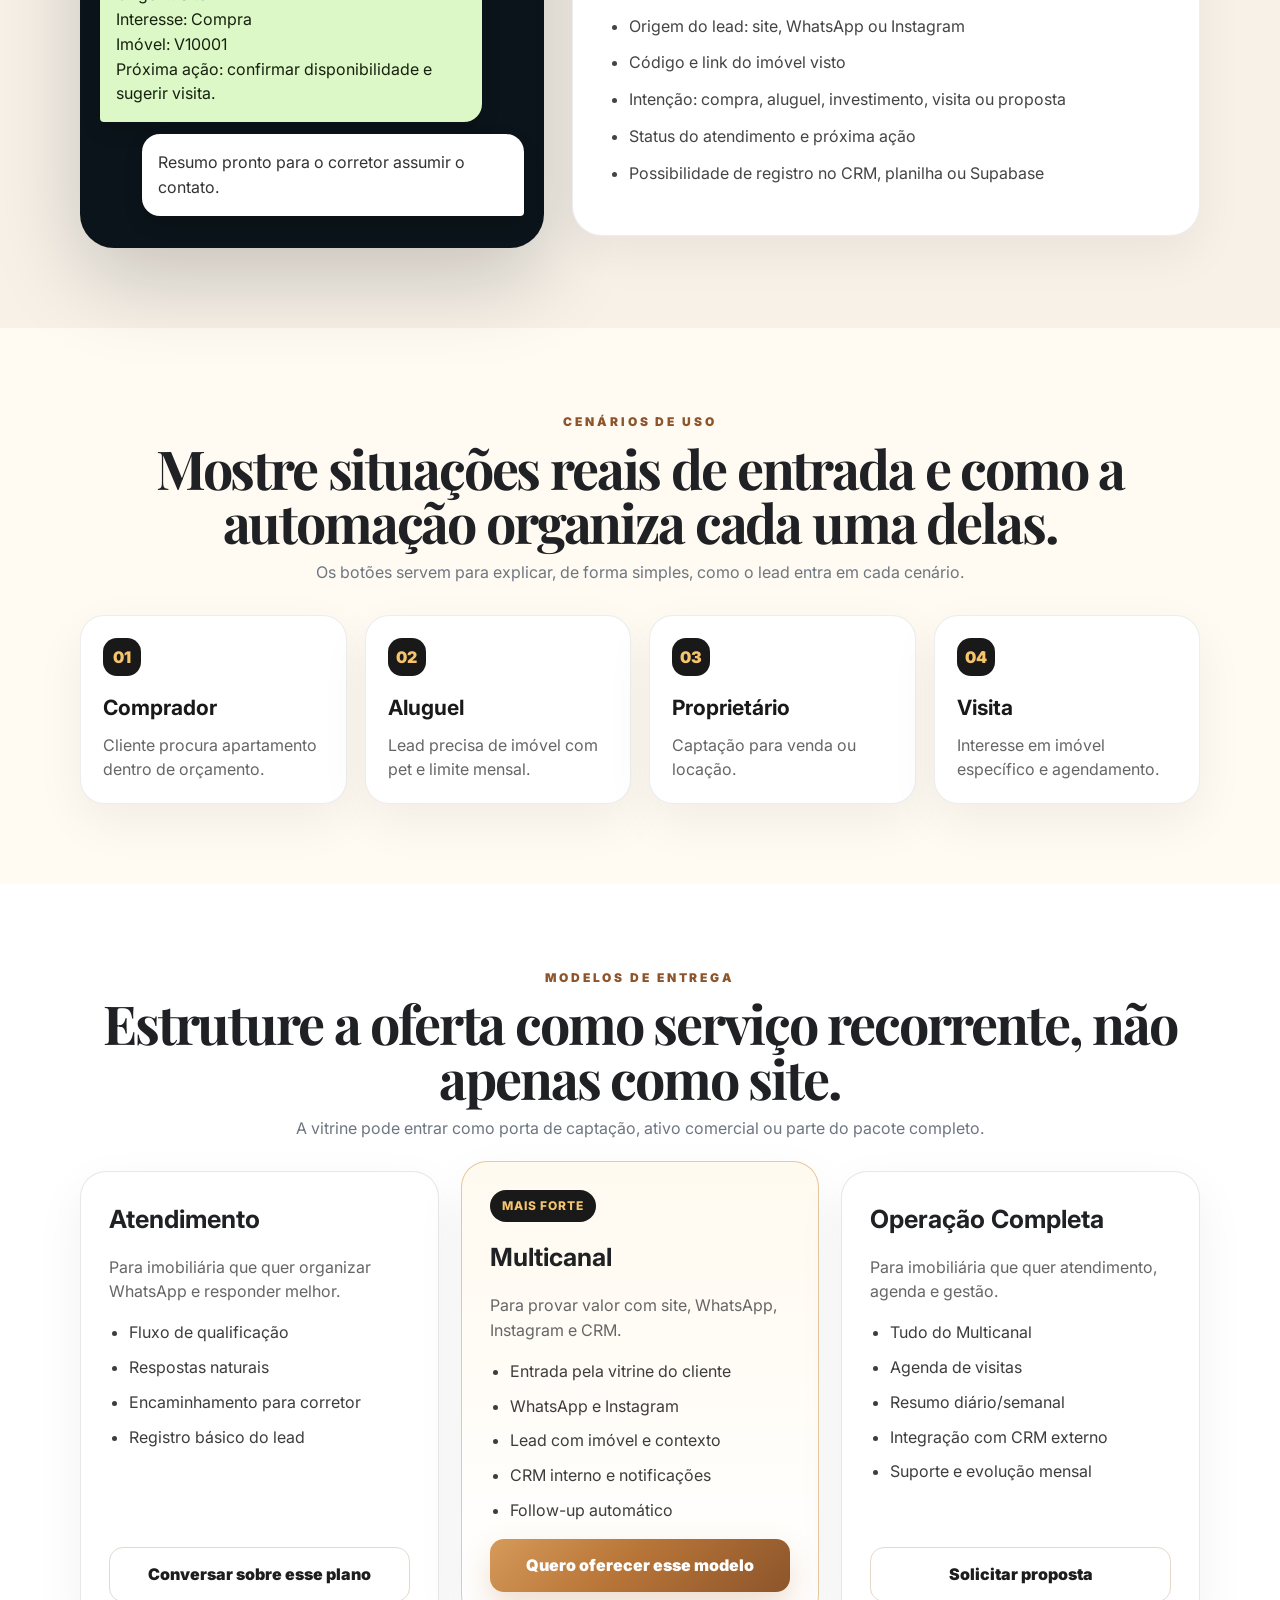
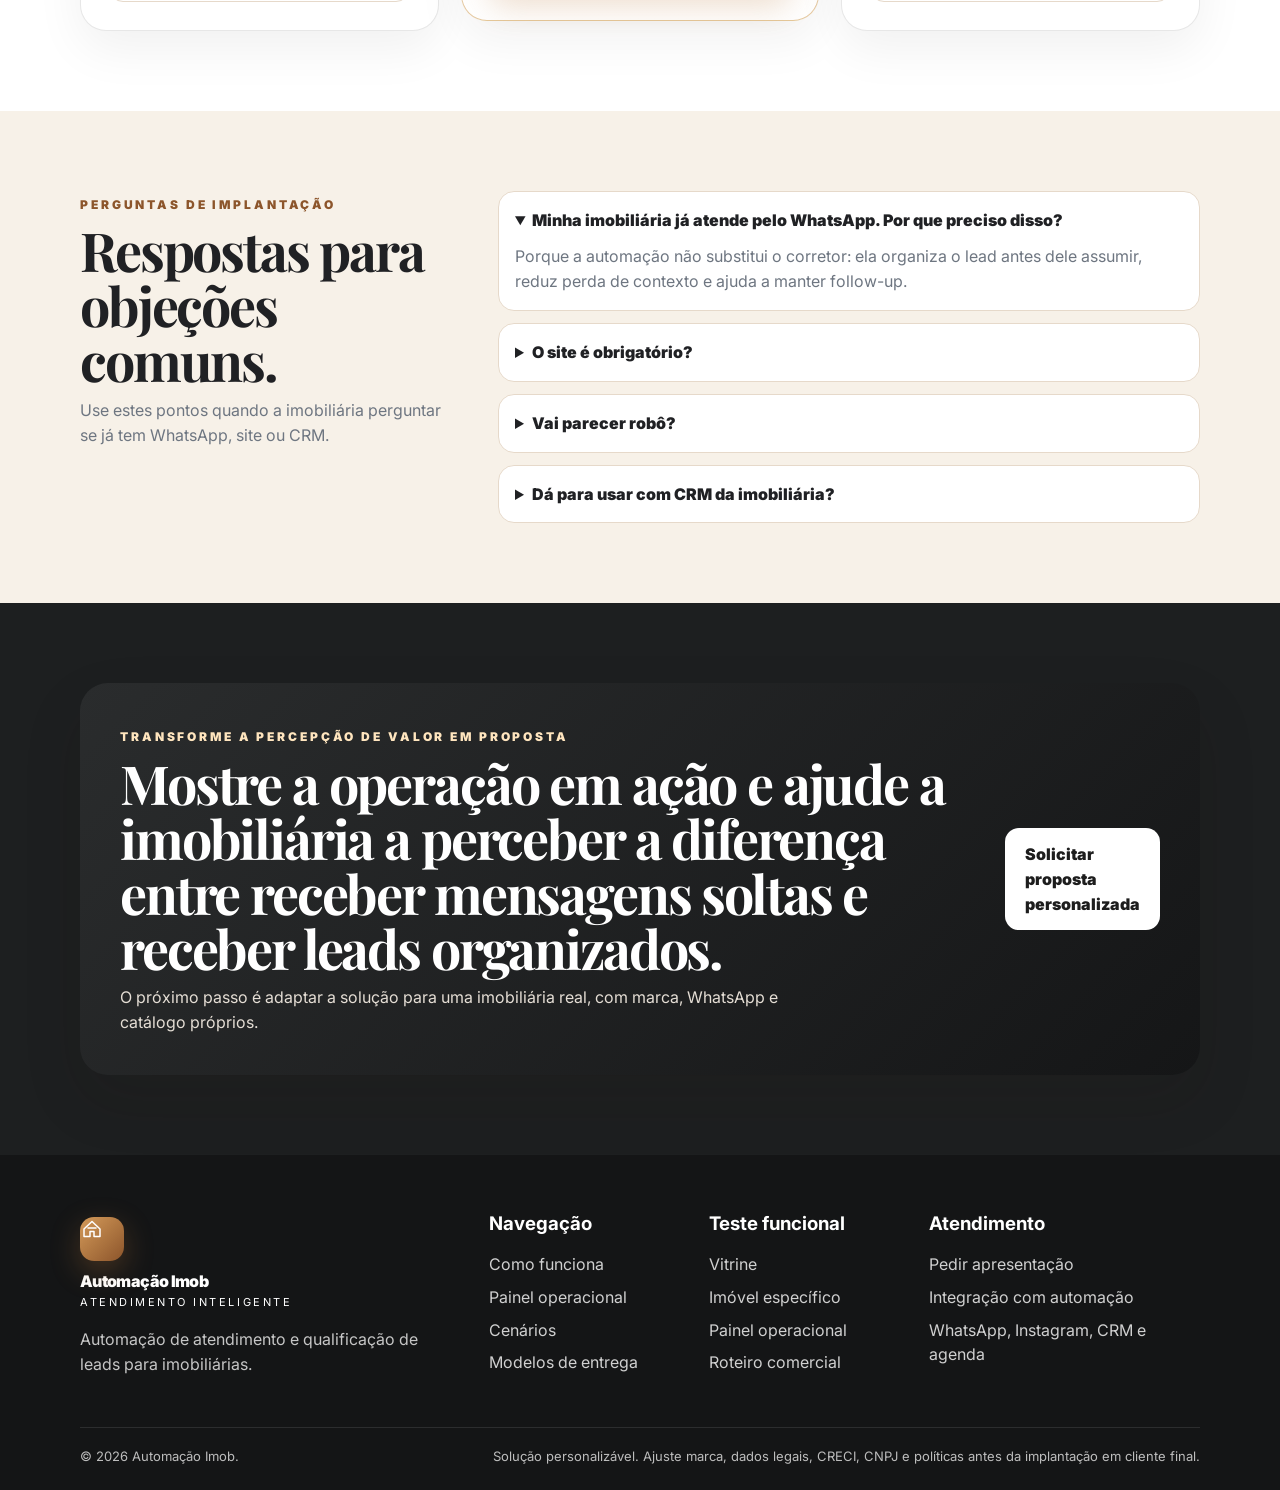
<file: para-imobiliarias.html>
<!DOCTYPE html>
<html lang="pt-BR">
<head>
  <meta charset="UTF-8">
  <meta name="viewport" content="width=device-width, initial-scale=1.0">
  <meta name="description" content="Solução de automação de atendimento para imobiliárias: captação pelo site, WhatsApp e Instagram, qualificação automática, CRM e encaminhamento para o corretor certo.">
  <meta name="theme-color" content="#191919">
  <meta property="og:title" content="Automação de atendimento para imobiliárias">
  <meta property="og:description" content="Veja uma solução completa de atendimento imobiliário com site, WhatsApp, Instagram, CRM e agenda.">
  <meta property="og:image" content="V10004-02.jpg">
  <title>Automação Imobiliária Comercial Final | Atendimento, CRM e agenda</title>
  <link rel="icon" href="favicon.svg" type="image/svg+xml">
  <link rel="preconnect" href="https://fonts.googleapis.com">
  <link rel="preconnect" href="https://fonts.gstatic.com" crossorigin>
  <link href="https://fonts.googleapis.com/css2?family=Inter:wght@400;500;600;700;800;900&family=Playfair+Display:wght@700;800&display=swap" rel="stylesheet">
  <link rel="stylesheet" href="styles.css">
</head>
<body class="commercial-page automation-sales-page">
  <a class="skip-link" href="#conteudo">Pular para o conteúdo</a>

  <header class="site-header commercial-header" id="topo">
    <div class="container header-inner">
      <a class="brand" href="para-imobiliarias.html" aria-label="Página comercial">
        <span class="brand-mark" aria-hidden="true"><svg viewBox="0 0 48 48"><path d="M8 24 24 9l16 15v15H28V29h-8v10H8V24Z"/><path d="M16 22h16"/></svg></span>
        <span><strong>Automação Imob</strong><small>Atendimento + CRM + Agenda</small></span>
      </a>
      <button class="menu-toggle" type="button" aria-expanded="false" aria-controls="main-nav"><span></span><span></span><span></span><span class="sr-only">Abrir menu</span></button>
      <nav class="main-nav" id="main-nav" aria-label="Navegação principal">
        <a href="#fluxo">Como funciona</a>
        <a href="#prova">Painel operacional</a>
        <a href="#simular">Cenários</a>
        <a href="#planos">Modelos de entrega</a>
        <a href="index.html">Ver vitrine ao vivo</a>
        <a href="painel-operacional.html">Ver painel operacional</a>
        <a class="button button-small button-outline sales-whatsapp" href="#">Agendar apresentação</a>
      </nav>
    </div>
  </header>

  <main id="conteudo">
    <section class="commercial-hero automation-hero">
      <div class="container commercial-hero-grid">
        <div class="commercial-copy">
          <span class="eyebrow light">Atendimento comercial com IA, processo e controle.</span>
          <h1>Automação para imobiliárias que responde rápido, qualifica o lead e entrega a conversa pronta para o corretor.</h1>
          <p>O cliente pode entrar pelo site, WhatsApp ou Instagram. A automação entende o interesse, coleta os dados certos, identifica o imóvel, registra no CRM, agenda visitas e direciona a conversa para a pessoa certa no momento certo.</p>
          <div class="hero-actions">
            <a class="button button-primary" href="index.html#teste-fluxo">Ver vitrine ao vivo</a>
            <a class="button button-light sales-whatsapp" href="#">Quero apresentar isso na minha imobiliária</a>
          </div>
          <div class="hero-badges">
            <span>✓ Site como porta de entrada</span>
            <span>✓ WhatsApp e Instagram</span>
            <span>✓ CRM, agenda e follow-up</span>
          </div>
          <div class="offer-metrics" aria-label="Benefícios comerciais">
            <div><strong>24h</strong><span>captação mesmo fora do horário</span></div>
            <div><strong>1ª</strong><span>resposta com contexto</span></div>
            <div><strong>CRM</strong><span>registro para acompanhamento</span></div>
            <div><strong>SLA</strong><span>corretor sabe a próxima ação</span></div>
          </div>
        </div>
        <div class="automation-dashboard glass-card" aria-label="Prévia do fluxo">
          <div class="dash-top"><span class="pulse-dot"></span><strong>Lead novo recebido</strong><small>há 12s</small></div>
          <div class="lead-ticket">
            <span class="ticket-status">Quente</span>
            <h3>V10001 — Apartamento em Atiradores</h3>
            <p>Cliente quer comprar até R$ 900 mil, pediu disponibilidade e visita.</p>
            <div class="ticket-grid"><span>Origem</span><b>Site</b><span>Ação</span><b>Encaminhar corretor</b><span>Próximo passo</span><b>Agendar visita</b></div>
          </div>
          <div class="mini-flow"><span>Site</span><i>→</i><span>Atendimento</span><i>→</i><span>Qualificação</span><i>→</i><span>Equipe</span></div>
        </div>
      </div>
    </section>

    <section class="section pain-section">
      <div class="container">
        <div class="section-heading centered"><div><span class="eyebrow dark">O problema comercial que mais se repete</span><h2>Leads imobiliários chegam sem contexto, espalhados e fáceis de perder.</h2><p>Quando o cliente manda só “tem disponível?” ou “qual valor?”, o corretor precisa puxar contexto, descobrir o imóvel, entender orçamento e lembrar de dar retorno. A automação organiza isso antes.</p></div></div>
        <div class="before-after-grid">
          <article class="before-card"><h3>Sem automação</h3><p>Mensagem solta no WhatsApp, sem imóvel, sem orçamento, sem status, sem registro e sem follow-up.</p></article>
          <article class="after-card"><h3>Com automação</h3><p>Lead com origem, intenção, imóvel, dados do cliente, próxima ação sugerida e registro para acompanhamento.</p></article>
        </div>
      </div>
    </section>

    <section class="section split-commercial" id="fluxo">
      <div class="container split-grid">
        <div>
          <span class="eyebrow dark">Visão de operação</span>
          <h2>A operação começa antes do corretor assumir a conversa.</h2>
          <p>O cliente navega, escolhe um imóvel, deixa os dados e a automação organiza a entrada antes de encaminhar para o time comercial.</p>
          <div class="feature-list">
            <span>Recebe leads vindos de site, WhatsApp, Instagram ou formulário</span>
            <span>Identifica se o cliente quer comprar, alugar, investir, visitar ou anunciar imóvel</span>
            <span>Busca o imóvel pelo código e preserva link, título, bairro e responsável</span>
            <span>Qualifica com perguntas curtas e naturais, sem parecer menu robótico</span>
            <span>Registra lead no CRM interno e pode enviar para CRM externo</span>
            <span>Agenda visita, faz follow-up e envia resumo para gestão</span>
          </div>
        </div>
        <div class="commercial-box automation-box">
          <h3>Fluxo que o dono da imobiliária entende rapidamente</h3>
          <ol class="commercial-steps">
            <li>Cliente entra no site ou WhatsApp.</li>
            <li>Escolhe imóvel ou descreve o que procura.</li>
            <li>A automação recebe o lead com origem e contexto.</li>
            <li>IA qualifica intenção e próxima ação.</li>
            <li>Corretor recebe tudo organizado.</li>
          </ol>
          <a class="button button-primary button-full" href="index.html#teste-fluxo">Abrir vitrine</a>
        </div>
      </div>
    </section>

    <section class="section" id="prova">
      <div class="container">
        <div class="section-heading centered"><div><span class="eyebrow dark">Prova operacional</span><h2>Mostre o que chega para o corretor, não apenas o que o cliente enxerga na vitrine.</h2><p>Essa é a parte que desperta necessidade: a imobiliária percebe que vai receber atendimento com contexto, e não apenas mais mensagens bagunçadas.</p></div></div>
        <div class="seller-preview-grid">
          <div class="seller-phone-card">
            <div class="phone-top">WhatsApp interno</div>
            <div class="wa-bubble"><strong>Novo lead qualificado</strong><br>Nome: João Silva<br>Origem: Site<br>Interesse: Compra<br>Imóvel: V10001<br>Próxima ação: confirmar disponibilidade e sugerir visita.</div>
            <div class="wa-bubble small">Resumo pronto para o corretor assumir o contato.</div>
          </div>
          <div class="seller-benefits">
            <h3>O corretor recebe:</h3>
            <ul>
              <li>Nome e WhatsApp do interessado</li>
              <li>Origem do lead: site, WhatsApp ou Instagram</li>
              <li>Código e link do imóvel visto</li>
              <li>Intenção: compra, aluguel, investimento, visita ou proposta</li>
              <li>Status do atendimento e próxima ação</li>
              <li>Possibilidade de registro no CRM, planilha ou Supabase</li>
            </ul>
          </div>
        </div>
      </div>
    </section>

    <section class="section demo-simulator-section" id="simular">
      <div class="container">
        <div class="section-heading centered"><div><span class="eyebrow dark">Cenários de uso</span><h2>Mostre situações reais de entrada e como a automação organiza cada uma delas.</h2><p>Os botões servem para explicar, de forma simples, como o lead entra em cada cenário.</p></div></div>
        <div class="scenario-grid">
          <button class="scenario-card" type="button" data-demo-scenario="comprador"><span>01</span><h3>Comprador</h3><p>Cliente procura apartamento dentro de orçamento.</p></button>
          <button class="scenario-card" type="button" data-demo-scenario="aluguel"><span>02</span><h3>Aluguel</h3><p>Lead precisa de imóvel com pet e limite mensal.</p></button>
          <button class="scenario-card" type="button" data-demo-scenario="proprietario"><span>03</span><h3>Proprietário</h3><p>Captação para venda ou locação.</p></button>
          <button class="scenario-card" type="button" data-demo-scenario="visita"><span>04</span><h3>Visita</h3><p>Interesse em imóvel específico e agendamento.</p></button>
        </div>
      </div>
    </section>

    <section class="section plans-section" id="planos">
      <div class="container">
        <div class="section-heading centered"><div><span class="eyebrow dark">Modelos de entrega</span><h2>Estruture a oferta como serviço recorrente, não apenas como site.</h2><p>A vitrine pode entrar como porta de captação, ativo comercial ou parte do pacote completo.</p></div></div>
        <div class="plans-grid">
          <article class="plan-card"><h3>Atendimento</h3><p>Para imobiliária que quer organizar WhatsApp e responder melhor.</p><ul><li>Fluxo de qualificação</li><li>Respostas naturais</li><li>Encaminhamento para corretor</li><li>Registro básico do lead</li></ul><a class="button button-secondary sales-whatsapp" href="#">Conversar sobre esse plano</a></article>
          <article class="plan-card plan-featured"><span class="plan-badge">Mais forte</span><h3>Multicanal</h3><p>Para provar valor com site, WhatsApp, Instagram e CRM.</p><ul><li>Entrada pela vitrine do cliente</li><li>WhatsApp e Instagram</li><li>Lead com imóvel e contexto</li><li>CRM interno e notificações</li><li>Follow-up automático</li></ul><a class="button button-primary sales-whatsapp" href="#">Quero oferecer esse modelo</a></article>
          <article class="plan-card"><h3>Operação Completa</h3><p>Para imobiliária que quer atendimento, agenda e gestão.</p><ul><li>Tudo do Multicanal</li><li>Agenda de visitas</li><li>Resumo diário/semanal</li><li>Integração com CRM externo</li><li>Suporte e evolução mensal</li></ul><a class="button button-secondary sales-whatsapp" href="#">Solicitar proposta</a></article>
        </div>
      </div>
    </section>

    <section class="section faq-section">
      <div class="container faq-grid">
        <div><span class="eyebrow dark">Perguntas de implantação</span><h2>Respostas para objeções comuns.</h2><p>Use estes pontos quando a imobiliária perguntar se já tem WhatsApp, site ou CRM.</p></div>
        <div class="faq-list">
          <details open><summary>Minha imobiliária já atende pelo WhatsApp. Por que preciso disso?</summary><p>Porque a automação não substitui o corretor: ela organiza o lead antes dele assumir, reduz perda de contexto e ajuda a manter follow-up.</p></details>
          <details><summary>O site é obrigatório?</summary><p>Não. A vitrine é opcional e pode funcionar como porta de captação. O fluxo também pode receber WhatsApp, Instagram, formulário e CRM.</p></details>
          <details><summary>Vai parecer robô?</summary><p>O fluxo foi pensado para respostas curtas, naturais e com uma pergunta por vez, conduzindo para busca, visita, proposta ou corretor humano.</p></details>
          <details><summary>Dá para usar com CRM da imobiliária?</summary><p>Sim. A estrutura já prevê CRM interno e envio para CRM externo, planilha, Supabase ou outra integração conforme o projeto.</p></details>
        </div>
      </div>
    </section>

    <section class="section cta-section">
      <div class="container cta-card">
        <div><span class="eyebrow light">Transforme a percepção de valor em proposta</span><h2>Mostre a operação em ação e ajude a imobiliária a perceber a diferença entre receber mensagens soltas e receber leads organizados.</h2><p>O próximo passo é adaptar a solução para uma imobiliária real, com marca, WhatsApp e catálogo próprios.</p></div>
        <a class="button button-light sales-whatsapp" href="#">Solicitar proposta personalizada</a>
      </div>
    </section>
  </main>

  <footer class="site-footer">
    <div class="container footer-grid">
      <div><a class="brand footer-brand" href="para-imobiliarias.html"><span class="brand-mark" aria-hidden="true"><svg viewBox="0 0 48 48"><path d="M8 24 24 9l16 15v15H28V29h-8v10H8V24Z"/><path d="M16 22h16"/></svg></span><span><strong>Automação Imob</strong><small>Atendimento inteligente</small></span></a><p>Automação de atendimento e qualificação de leads para imobiliárias.</p></div>
      <div><h3>Navegação</h3><a href="#fluxo">Como funciona</a><a href="#prova">Painel operacional</a><a href="#simular">Cenários</a><a href="#planos">Modelos de entrega</a></div>
      <div><h3>Teste funcional</h3><a href="index.html">Vitrine</a><a href="imovel.html?codigo=V10001">Imóvel específico</a><a href="painel-operacional.html">Painel operacional</a><a href="roteiro-comercial.html">Roteiro comercial</a></div>
      <div><h3>Atendimento</h3><a class="sales-whatsapp" href="#">Pedir apresentação</a><span>Integração com automação</span><span>WhatsApp, Instagram, CRM e agenda</span></div>
    </div>
    <div class="container footer-bottom"><span>© <span id="current-year"></span> Automação Imob.</span><span>Solução personalizável. Ajuste marca, dados legais, CRECI, CNPJ e políticas antes da implantação em cliente final.</span></div>
  </footer>

  <a class="floating-whatsapp sales-whatsapp" href="#" target="_blank" rel="noopener" aria-label="Abrir WhatsApp"><svg viewBox="0 0 32 32" aria-hidden="true"><path d="M27.3 4.7A15.2 15.2 0 0 0 3.4 23l-2 7.3 7.5-2A15.1 15.1 0 0 0 16 30h.1A15.2 15.2 0 0 0 27.3 4.7Zm-11.2 22.8a12.6 12.6 0 0 1-6.4-1.8l-.5-.3-4.4 1.2L6 22.3l-.3-.5a12.7 12.7 0 1 1 10.4 5.7Z"/><path d="M23.1 18.9c-.4-.2-2.4-1.2-2.8-1.3-.4-.1-.7-.2-1 .2-.3.4-1.1 1.3-1.4 1.6-.3.3-.5.3-.9.1-2.4-1.2-4-2.2-5.6-4.9-.4-.7.4-.7 1.2-2.2.1-.3.1-.5 0-.7-.1-.2-1-2.4-1.4-3.3-.4-.9-.8-.8-1-.8h-.9c-.3 0-.8.1-1.2.6-.4.4-1.6 1.6-1.6 3.9s1.7 4.5 1.9 4.8c.2.3 3.3 5.1 8.1 7.2 3 1.3 4.2 1.4 5.7 1.2.9-.1 2.4-1 2.8-1.9.3-.9.3-1.7.2-1.9-.1-.2-.4-.3-.8-.5Z"/></svg></a>

  <script src="config.js"></script>
  <script src="commercial.js"></script>
  <script src="automation-demo.js"></script>
</body>
</html>
</file>
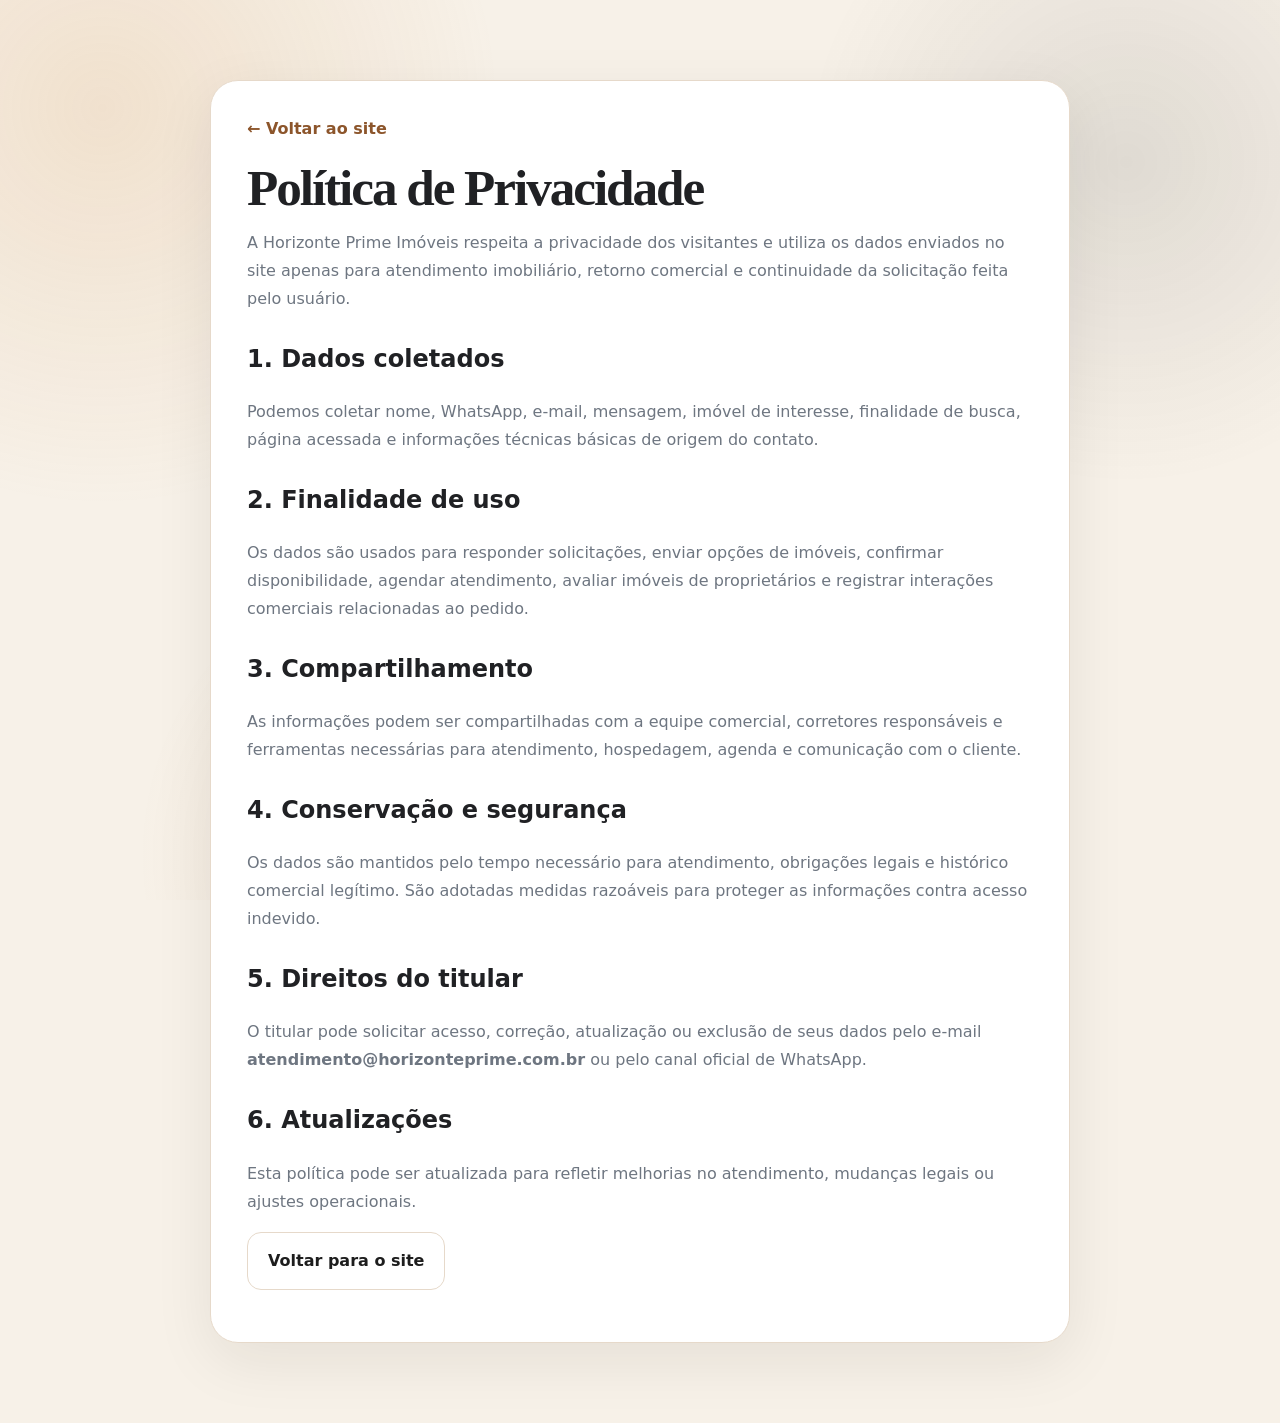
<file: privacidade.html>
<!DOCTYPE html>
<html lang="pt-BR">
<head>
  <meta charset="UTF-8">
  <meta name="viewport" content="width=device-width, initial-scale=1.0">
  <link rel="icon" href="favicon.svg" type="image/svg+xml">
  <link rel="stylesheet" href="styles.css">
  <title>Política de Privacidade | Horizonte Prime Imóveis</title>
</head>
<body>
  <main class="section">
    <div class="container legal-page">
      <a class="text-link" href="index.html">← Voltar ao site</a>
      <h1>Política de Privacidade</h1>
      <p>A Horizonte Prime Imóveis respeita a privacidade dos visitantes e utiliza os dados enviados no site apenas para atendimento imobiliário, retorno comercial e continuidade da solicitação feita pelo usuário.</p>
      <h2>1. Dados coletados</h2>
      <p>Podemos coletar nome, WhatsApp, e-mail, mensagem, imóvel de interesse, finalidade de busca, página acessada e informações técnicas básicas de origem do contato.</p>
      <h2>2. Finalidade de uso</h2>
      <p>Os dados são usados para responder solicitações, enviar opções de imóveis, confirmar disponibilidade, agendar atendimento, avaliar imóveis de proprietários e registrar interações comerciais relacionadas ao pedido.</p>
      <h2>3. Compartilhamento</h2>
      <p>As informações podem ser compartilhadas com a equipe comercial, corretores responsáveis e ferramentas necessárias para atendimento, hospedagem, agenda e comunicação com o cliente.</p>
      <h2>4. Conservação e segurança</h2>
      <p>Os dados são mantidos pelo tempo necessário para atendimento, obrigações legais e histórico comercial legítimo. São adotadas medidas razoáveis para proteger as informações contra acesso indevido.</p>
      <h2>5. Direitos do titular</h2>
      <p>O titular pode solicitar acesso, correção, atualização ou exclusão de seus dados pelo e-mail <strong>atendimento@horizonteprime.com.br</strong> ou pelo canal oficial de WhatsApp.</p>
      <h2>6. Atualizações</h2>
      <p>Esta política pode ser atualizada para refletir melhorias no atendimento, mudanças legais ou ajustes operacionais.</p>
      <p><a class="button button-secondary" href="index.html">Voltar para o site</a></p>
    </div>
  </main>
</body>
</html>
</file>
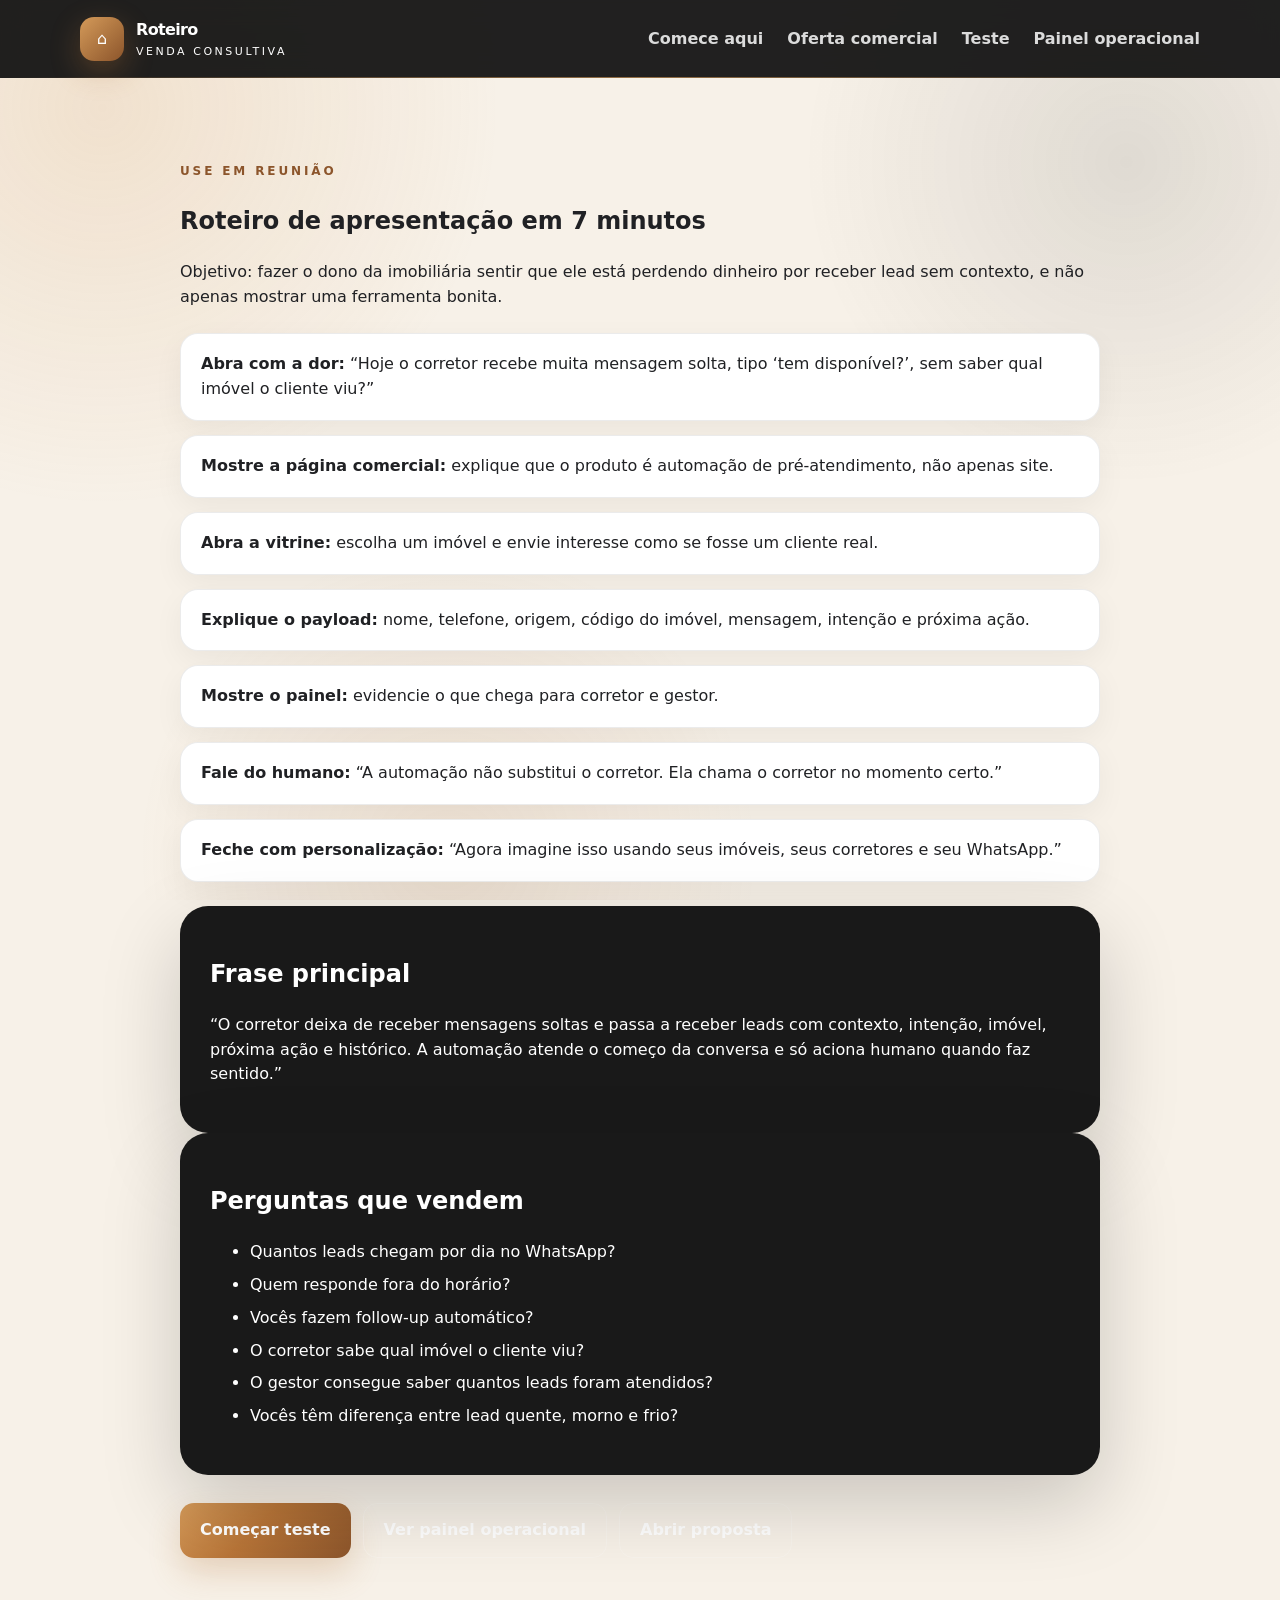
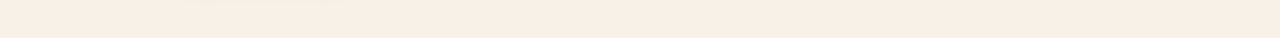
<file: roteiro-comercial.html>
<!DOCTYPE html>
<html lang="pt-BR">
<head>
  <meta charset="UTF-8">
  <meta name="viewport" content="width=device-width, initial-scale=1.0">
  <title>Roteiro de Apresentação | Automação Imobiliária</title>
  <link rel="stylesheet" href="styles.css">
  <link rel="icon" href="favicon.svg" type="image/svg+xml">
</head>
<body class="commercial-page v50-page">
  <header class="site-header commercial-header">
    <div class="container header-inner">
      <a class="brand" href="COMECE-AQUI.html"><span class="brand-mark">⌂</span><span><strong>Roteiro</strong><small>Venda consultiva</small></span></a>
      <nav class="main-nav open"><a href="COMECE-AQUI.html">Comece aqui</a><a href="para-imobiliarias.html">Oferta comercial</a><a href="index.html#teste-fluxo">Teste</a><a href="painel-operacional.html">Painel operacional</a></nav>
    </div>
  </header>

  <main>
    <section class="section">
      <div class="container narrow">
        <span class="eyebrow dark">Use em reunião</span>
        <h1>Roteiro de apresentação em 7 minutos</h1>
        <p>Objetivo: fazer o dono da imobiliária sentir que ele está perdendo dinheiro por receber lead sem contexto, e não apenas mostrar uma ferramenta bonita.</p>

        <ol class="big-steps">
          <li><b>Abra com a dor:</b> “Hoje o corretor recebe muita mensagem solta, tipo ‘tem disponível?’, sem saber qual imóvel o cliente viu?”</li>
          <li><b>Mostre a página comercial:</b> explique que o produto é automação de pré-atendimento, não apenas site.</li>
          <li><b>Abra a vitrine:</b> escolha um imóvel e envie interesse como se fosse um cliente real.</li>
          <li><b>Explique o payload:</b> nome, telefone, origem, código do imóvel, mensagem, intenção e próxima ação.</li>
          <li><b>Mostre o painel:</b> evidencie o que chega para corretor e gestor.</li>
          <li><b>Fale do humano:</b> “A automação não substitui o corretor. Ela chama o corretor no momento certo.”</li>
          <li><b>Feche com personalização:</b> “Agora imagine isso usando seus imóveis, seus corretores e seu WhatsApp.”</li>
        </ol>

        <div class="commercial-box">
          <h2>Frase principal</h2>
          <p>“O corretor deixa de receber mensagens soltas e passa a receber leads com contexto, intenção, imóvel, próxima ação e histórico. A automação atende o começo da conversa e só aciona humano quando faz sentido.”</p>
        </div>

        <div class="commercial-box">
          <h2>Perguntas que vendem</h2>
          <ul class="check-list">
            <li>Quantos leads chegam por dia no WhatsApp?</li>
            <li>Quem responde fora do horário?</li>
            <li>Vocês fazem follow-up automático?</li>
            <li>O corretor sabe qual imóvel o cliente viu?</li>
            <li>O gestor consegue saber quantos leads foram atendidos?</li>
            <li>Vocês têm diferença entre lead quente, morno e frio?</li>
          </ul>
        </div>

        <div class="hero-actions"><a class="button button-primary" href="index.html#teste-fluxo">Começar teste</a><a class="button button-outline" href="painel-operacional.html">Ver painel operacional</a><a class="button button-outline" href="PROPOSTA-COMERCIAL.md">Abrir proposta</a></div>
      </div>
    </section>
  </main>
</body>
</html>
</file>
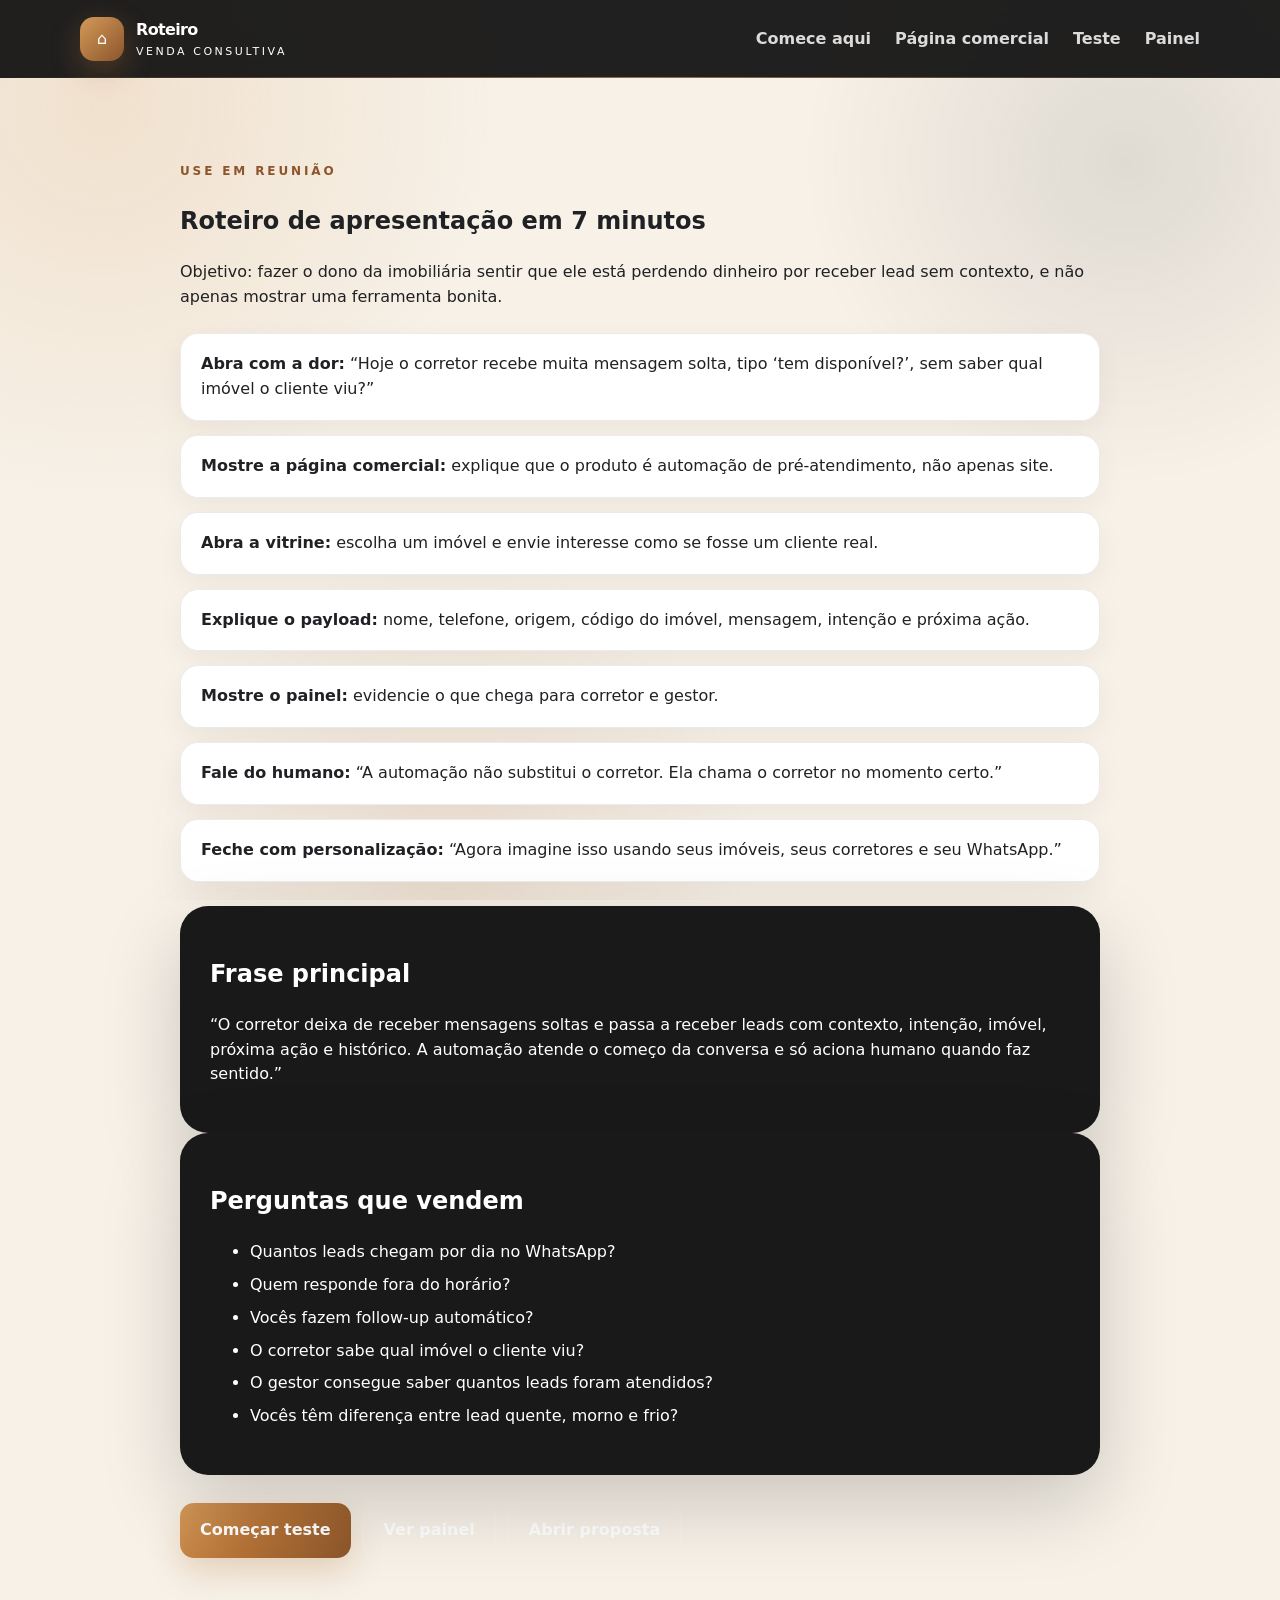
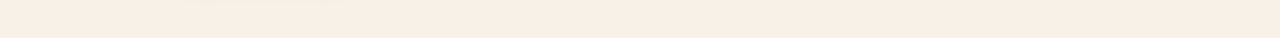
<file: roteiro-demo.html>
<!DOCTYPE html>
<html lang="pt-BR">
<head>
  <meta charset="UTF-8">
  <meta name="viewport" content="width=device-width, initial-scale=1.0">
  <title>Roteiro de Apresentação | Automação Imobiliária</title>
  <link rel="stylesheet" href="styles.css">
  <link rel="icon" href="favicon.svg" type="image/svg+xml">
</head>
<body class="commercial-page v50-page">
  <header class="site-header commercial-header">
    <div class="container header-inner">
      <a class="brand" href="COMECE-AQUI.html"><span class="brand-mark">⌂</span><span><strong>Roteiro</strong><small>Venda consultiva</small></span></a>
      <nav class="main-nav open"><a href="COMECE-AQUI.html">Comece aqui</a><a href="para-imobiliarias.html">Página comercial</a><a href="index.html#teste-fluxo">Teste</a><a href="painel-demo.html">Painel</a></nav>
    </div>
  </header>

  <main>
    <section class="section">
      <div class="container narrow">
        <span class="eyebrow dark">Use em reunião</span>
        <h1>Roteiro de apresentação em 7 minutos</h1>
        <p>Objetivo: fazer o dono da imobiliária sentir que ele está perdendo dinheiro por receber lead sem contexto, e não apenas mostrar uma ferramenta bonita.</p>

        <ol class="big-steps">
          <li><b>Abra com a dor:</b> “Hoje o corretor recebe muita mensagem solta, tipo ‘tem disponível?’, sem saber qual imóvel o cliente viu?”</li>
          <li><b>Mostre a página comercial:</b> explique que o produto é automação de pré-atendimento, não apenas site.</li>
          <li><b>Abra a vitrine:</b> escolha um imóvel e envie interesse como se fosse um cliente real.</li>
          <li><b>Explique o payload:</b> nome, telefone, origem, código do imóvel, mensagem, intenção e próxima ação.</li>
          <li><b>Mostre o painel:</b> evidencie o que chega para corretor e gestor.</li>
          <li><b>Fale do humano:</b> “A automação não substitui o corretor. Ela chama o corretor no momento certo.”</li>
          <li><b>Feche com personalização:</b> “Agora imagine isso usando seus imóveis, seus corretores e seu WhatsApp.”</li>
        </ol>

        <div class="commercial-box">
          <h2>Frase principal</h2>
          <p>“O corretor deixa de receber mensagens soltas e passa a receber leads com contexto, intenção, imóvel, próxima ação e histórico. A automação atende o começo da conversa e só aciona humano quando faz sentido.”</p>
        </div>

        <div class="commercial-box">
          <h2>Perguntas que vendem</h2>
          <ul class="check-list">
            <li>Quantos leads chegam por dia no WhatsApp?</li>
            <li>Quem responde fora do horário?</li>
            <li>Vocês fazem follow-up automático?</li>
            <li>O corretor sabe qual imóvel o cliente viu?</li>
            <li>O gestor consegue saber quantos leads foram atendidos?</li>
            <li>Vocês têm diferença entre lead quente, morno e frio?</li>
          </ul>
        </div>

        <div class="hero-actions"><a class="button button-primary" href="index.html#teste-fluxo">Começar teste</a><a class="button button-outline" href="painel-demo.html">Ver painel</a><a class="button button-outline" href="PROPOSTA-COMERCIAL.md">Abrir proposta</a></div>
      </div>
    </section>
  </main>
</body>
</html>
</file>
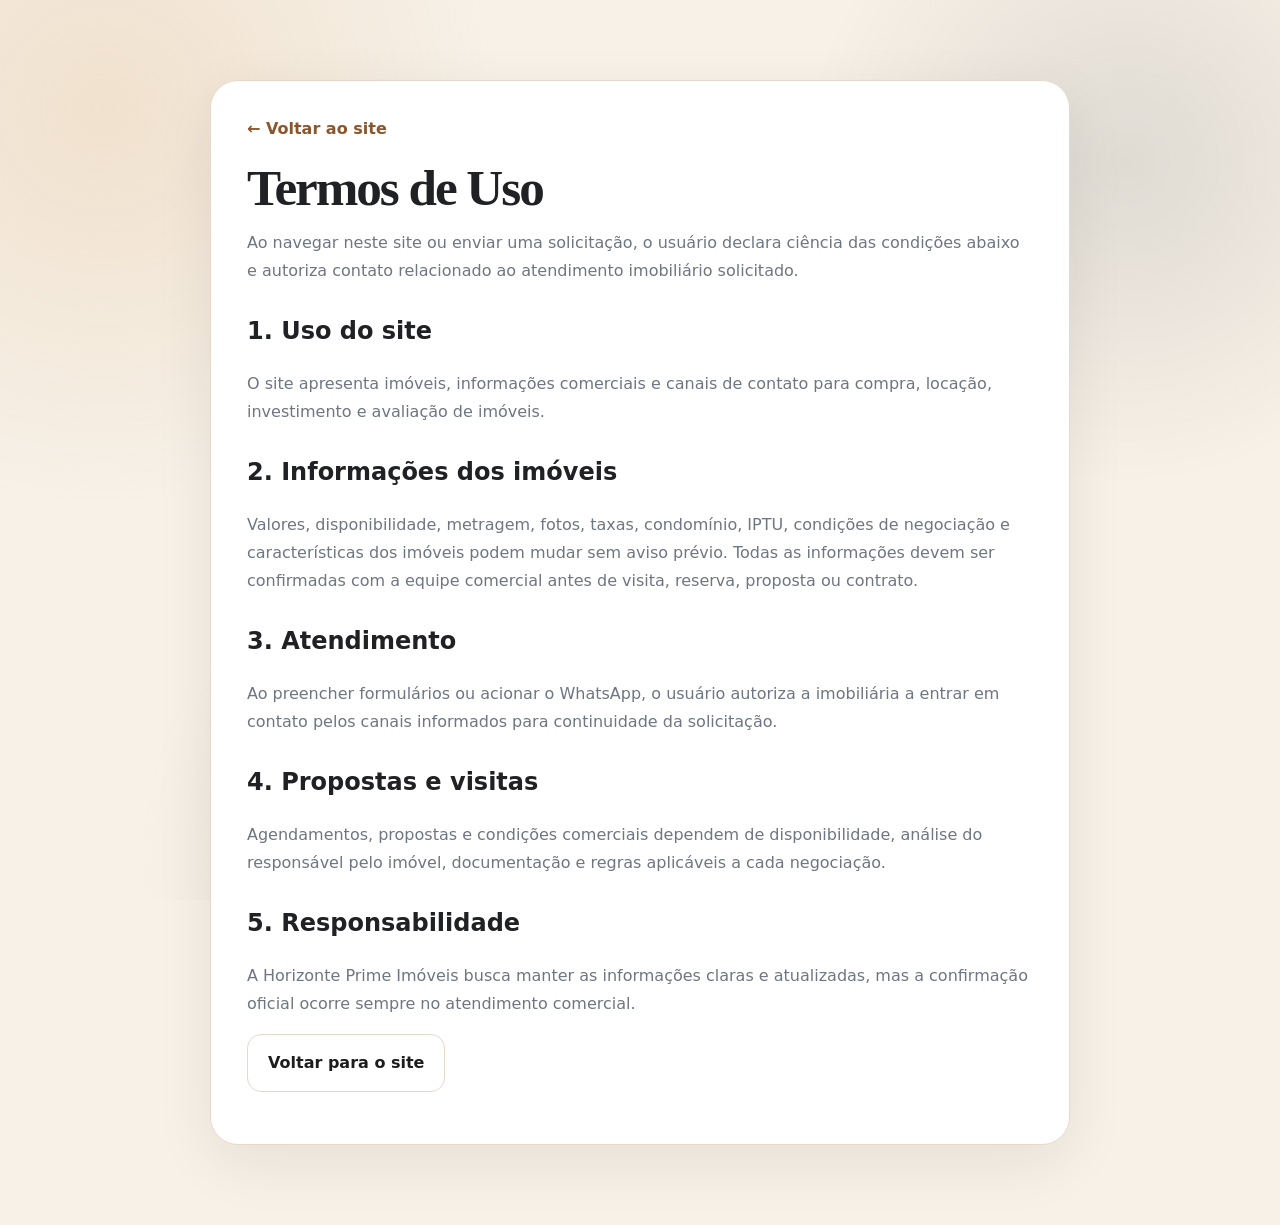
<file: termos.html>
<!DOCTYPE html>
<html lang="pt-BR">
<head>
  <meta charset="UTF-8">
  <meta name="viewport" content="width=device-width, initial-scale=1.0">
  <link rel="icon" href="favicon.svg" type="image/svg+xml">
  <link rel="stylesheet" href="styles.css">
  <title>Termos de Uso | Horizonte Prime Imóveis</title>
</head>
<body>
  <main class="section">
    <div class="container legal-page">
      <a class="text-link" href="index.html">← Voltar ao site</a>
      <h1>Termos de Uso</h1>
      <p>Ao navegar neste site ou enviar uma solicitação, o usuário declara ciência das condições abaixo e autoriza contato relacionado ao atendimento imobiliário solicitado.</p>
      <h2>1. Uso do site</h2>
      <p>O site apresenta imóveis, informações comerciais e canais de contato para compra, locação, investimento e avaliação de imóveis.</p>
      <h2>2. Informações dos imóveis</h2>
      <p>Valores, disponibilidade, metragem, fotos, taxas, condomínio, IPTU, condições de negociação e características dos imóveis podem mudar sem aviso prévio. Todas as informações devem ser confirmadas com a equipe comercial antes de visita, reserva, proposta ou contrato.</p>
      <h2>3. Atendimento</h2>
      <p>Ao preencher formulários ou acionar o WhatsApp, o usuário autoriza a imobiliária a entrar em contato pelos canais informados para continuidade da solicitação.</p>
      <h2>4. Propostas e visitas</h2>
      <p>Agendamentos, propostas e condições comerciais dependem de disponibilidade, análise do responsável pelo imóvel, documentação e regras aplicáveis a cada negociação.</p>
      <h2>5. Responsabilidade</h2>
      <p>A Horizonte Prime Imóveis busca manter as informações claras e atualizadas, mas a confirmação oficial ocorre sempre no atendimento comercial.</p>
      <p><a class="button button-secondary" href="index.html">Voltar para o site</a></p>
    </div>
  </main>
</body>
</html>
</file>
<file: styles.css>
:root{
  --bg:#f7f1e8;
  --paper:#fffdf9;
  --ink:#202124;
  --muted:#6e7681;
  --line:#e6d9ca;
  --dark:#1d1f20;
  --dark-2:#101112;
  --accent:#b87538;
  --accent-2:#d49a59;
  --accent-dark:#8c552b;
  --success:#0b7a3b;
  --danger:#c73c3c;
  --shadow:0 22px 60px rgba(31,24,17,.12);
  --radius:22px;
  --font:'Inter',system-ui,-apple-system,BlinkMacSystemFont,'Segoe UI',sans-serif;
  --serif:'Playfair Display',Georgia,serif;
}
*{box-sizing:border-box}
html{scroll-behavior:smooth}
body{margin:0;background:var(--bg);color:var(--ink);font-family:var(--font);font-size:16px;line-height:1.55}
img{max-width:100%;display:block}a{color:inherit}button,input,select,textarea{font:inherit}.container{width:min(1120px,calc(100% - 40px));margin:0 auto}.sr-only{position:absolute;width:1px;height:1px;overflow:hidden;clip:rect(0,0,0,0)}.hidden{display:none!important}.skip-link{position:absolute;left:18px;top:-60px;background:#fff;color:#111;padding:10px 14px;z-index:1000;border-radius:8px}.skip-link:focus{top:18px}.topbar{background:#111;color:#e8ded4;font-size:13px}.topbar-inner{height:38px;display:flex;align-items:center;justify-content:space-between;gap:16px}.topbar a{color:#fff;text-decoration:none;font-weight:800}.site-header{position:sticky;top:0;z-index:50;background:rgba(29,31,32,.94);color:#fff;backdrop-filter:blur(14px);box-shadow:0 1px 0 rgba(255,255,255,.08)}.header-inner{min-height:78px;display:flex;align-items:center;justify-content:space-between;gap:22px}.brand{display:inline-flex;align-items:center;gap:12px;text-decoration:none;min-width:max-content}.brand-mark{width:44px;height:44px;border-radius:14px;display:grid;place-items:center;background:linear-gradient(135deg,var(--accent-2),var(--accent-dark));box-shadow:0 10px 30px rgba(184,117,56,.32)}.brand-mark svg{width:24px;height:24px;fill:none;stroke:#fff;stroke-width:3;stroke-linecap:round;stroke-linejoin:round}.brand strong{display:block;font-weight:900;letter-spacing:-.04em}.brand small{display:block;font-size:11px;letter-spacing:.23em;text-transform:uppercase;color:#d3d0cd}.main-nav{display:flex;align-items:center;gap:24px}.main-nav a{color:#d8d8d8;text-decoration:none;font-weight:700}.main-nav a:hover{color:#fff}.menu-toggle{display:none;width:44px;height:44px;border:1px solid rgba(255,255,255,.15);border-radius:12px;background:transparent;color:#fff}.menu-toggle span:not(.sr-only){display:block;width:20px;height:2px;background:#fff;margin:5px auto;border-radius:999px}.button{display:inline-flex;align-items:center;justify-content:center;gap:9px;border:0;border-radius:14px;padding:14px 20px;font-weight:900;text-decoration:none;cursor:pointer;transition:.2s transform,.2s box-shadow,.2s background}.button:hover{transform:translateY(-1px)}.button svg{width:18px;height:18px;fill:none;stroke:currentColor;stroke-width:2.5}.button-primary{background:linear-gradient(135deg,var(--accent-2),var(--accent-dark));color:#fff;box-shadow:0 15px 32px rgba(184,117,56,.24)}.button-light{background:#fff;color:#1d1d1d}.button-outline{background:transparent;color:#fff;border:1px solid rgba(255,255,255,.22)}.button-small{padding:11px 16px;border-radius:12px;font-size:14px}.button-secondary{background:#fff;color:#1d1d1d;border:1px solid var(--line)}.button-full{width:100%}.text-link{font-weight:900;color:var(--accent-dark);text-decoration:none}.eyebrow{display:inline-flex;align-items:center;gap:8px;text-transform:uppercase;letter-spacing:.24em;font-size:12px;font-weight:900;color:#f4d0a6}.eyebrow.dark{color:var(--accent-dark)}.eyebrow.light{color:#ffe5be}.section{padding:80px 0}.section-heading{display:flex;justify-content:space-between;align-items:end;gap:26px;margin-bottom:30px}.section-heading.centered{justify-content:center;text-align:center}.section-heading h2,.about-copy h2,.cta-card h2,.owner-card h2,.faq-grid h2{font-family:var(--serif);font-size:clamp(34px,4.2vw,56px);line-height:1.02;letter-spacing:-.04em;margin:8px 0 10px}.section-heading p,.about-copy p,.cta-card p,.owner-card p,.faq-grid p{color:var(--muted);max-width:680px;margin:0}.hero{position:relative;color:#fff;overflow:hidden}.hero-pro{min-height:650px;background:#171717}.hero-bg-grid{position:absolute;inset:0;display:grid;grid-template-columns:1.3fr .9fr .8fr;opacity:.52}.hero-bg-grid img{width:100%;height:100%;object-fit:cover;filter:saturate(.9)}.hero-overlay{position:absolute;inset:0;background:linear-gradient(90deg,rgba(15,15,15,.92),rgba(15,15,15,.70) 48%,rgba(15,15,15,.35)),linear-gradient(0deg,rgba(15,15,15,.35),transparent)}.hero-content{position:relative;z-index:2}.hero-pro-content{min-height:650px;display:grid;grid-template-columns:minmax(0,1fr) 420px;gap:38px;align-items:center}.hero-copy h1{font-family:var(--serif);font-size:clamp(42px,5.8vw,76px);line-height:.98;letter-spacing:-.05em;margin:14px 0}.hero-copy p{font-size:18px;color:#e7e0d7;max-width:640px}.hero-actions{display:flex;gap:12px;flex-wrap:wrap;margin-top:28px}.hero-badges{display:flex;gap:10px;flex-wrap:wrap;margin-top:22px}.hero-badges span{background:rgba(255,255,255,.10);border:1px solid rgba(255,255,255,.14);padding:9px 12px;border-radius:999px;font-size:13px}.glass-card{background:rgba(255,255,255,.92);border:1px solid rgba(255,255,255,.36);box-shadow:var(--shadow);border-radius:var(--radius);color:#1d1d1d;backdrop-filter:blur(18px)}.hero-search{padding:24px}.hero-search h2{font-size:20px;margin:0 0 15px}.search-tabs{display:grid;grid-template-columns:repeat(4,1fr);gap:6px;padding:5px;background:#efe7dc;border-radius:14px;margin-bottom:18px}.search-tab{border:0;border-radius:11px;background:transparent;padding:10px 8px;font-weight:900;cursor:pointer;color:#6b5f52}.search-tab.active{background:#fff;color:#1d1d1d;box-shadow:0 5px 14px rgba(0,0,0,.08)}.hero-search-grid{display:grid;gap:14px}.hero-search label span,.filter-field span,.form-field span{display:block;font-size:12px;font-weight:900;color:#5d6670;margin-bottom:7px}.input-with-icon{display:flex;align-items:center;gap:9px;background:#fff;border:1px solid var(--line);border-radius:13px;padding:0 12px}.input-with-icon svg{width:18px;height:18px;fill:none;stroke:#8a7a68;stroke-width:2}.input-with-icon input{border:0;background:transparent;width:100%;height:48px;outline:0}input,select,textarea{border:1px solid var(--line);background:#fff;border-radius:13px;padding:13px 14px;outline:0;width:100%}textarea{resize:vertical}.quick-stats{position:relative;z-index:4;margin-top:-42px}.stat-strip{background:#fff;border:1px solid var(--line);box-shadow:var(--shadow);border-radius:22px;display:grid;grid-template-columns:repeat(4,1fr);overflow:hidden}.stat-strip div{padding:24px;text-align:center;border-right:1px solid var(--line)}.stat-strip div:last-child{border-right:0}.stat-strip strong{display:block;font-size:30px;font-weight:900}.stat-strip span{font-size:13px;color:var(--muted);font-weight:700}.property-grid{display:grid;grid-template-columns:repeat(3,minmax(0,1fr));gap:20px}.catalog-grid{grid-template-columns:repeat(2,minmax(0,1fr))}.property-card{background:#fff;border:1px solid var(--line);border-radius:22px;overflow:hidden;box-shadow:0 14px 36px rgba(30,24,16,.07);transition:.2s transform,.2s box-shadow}.property-card:hover{transform:translateY(-4px);box-shadow:0 22px 60px rgba(30,24,16,.15)}.property-image{position:relative;height:238px;background:#eee;overflow:hidden}.property-image img{width:100%;height:100%;object-fit:cover;transition:.35s transform}.property-card:hover .property-image img{transform:scale(1.04)}.badge-stack{position:absolute;left:14px;top:14px;display:flex;gap:8px;flex-wrap:wrap}.badge{display:inline-flex;align-items:center;border-radius:999px;padding:7px 10px;font-size:11px;font-weight:900;text-transform:uppercase}.badge-dark{background:#1e2022;color:#fff}.badge-soft{background:#fff;color:var(--accent-dark)}.card-content{padding:18px}.card-content h3{font-size:20px;letter-spacing:-.04em;line-height:1.1;margin:0 0 8px}.card-content h3 a{text-decoration:none}.card-location{font-size:14px;color:var(--muted);margin-bottom:14px}.card-price{font-size:24px;font-weight:900;color:#1e2022;margin-bottom:12px}.card-price small{font-size:13px;color:var(--muted);font-weight:700}.card-stats{display:grid;grid-template-columns:repeat(4,1fr);gap:8px;border-top:1px solid #f0e7dc;padding-top:14px}.card-stats span{font-size:12px;color:var(--muted);font-weight:700}.card-stats strong{display:block;font-size:14px;color:#1d1d1d}.card-actions{display:flex;gap:10px;margin-top:16px}.card-actions .button{flex:1;padding:12px 10px}.skeleton-card{height:360px;border-radius:22px;background:linear-gradient(90deg,#eee6dc,#fff,#eee6dc);background-size:200% 100%;animation:skeleton 1.4s infinite}@keyframes skeleton{to{background-position:-200% 0}}.services-section{background:#fff}.services-grid{display:grid;grid-template-columns:repeat(4,1fr);gap:18px}.service-card,.step-card,.testimonial-card{background:#fff;border:1px solid var(--line);border-radius:20px;padding:24px;box-shadow:0 12px 32px rgba(30,24,16,.05)}.services-section .service-card{background:#faf7f0}.service-card span,.step-number{display:inline-flex;color:var(--accent-dark);font-weight:900;letter-spacing:.15em;margin-bottom:14px}.service-card h3,.step-card h3{margin:0 0 8px;font-size:20px}.service-card p,.step-card p,.testimonial-card p{color:var(--muted);margin:0}.catalog-section{background:#f0e9df}.catalog-layout{display:grid;grid-template-columns:230px minmax(0,1fr);gap:24px}.filters-panel{background:#fff;border:1px solid var(--line);border-radius:20px;padding:18px;height:max-content;position:sticky;top:100px}.filter-header{display:flex;justify-content:space-between;align-items:center;margin-bottom:16px}.filter-header h3{margin:0;font-size:17px}.clear-filters{border:0;background:transparent;color:var(--accent-dark);font-weight:900;cursor:pointer}.filter-field{display:block;margin-bottom:14px}.filter-row{display:grid;grid-template-columns:1fr 1fr;gap:10px}.check-field{display:flex;gap:9px;align-items:center;font-size:14px;color:#4b535c}.check-field input{width:auto}.catalog-toolbar{display:flex;justify-content:space-between;gap:16px;align-items:center;margin-bottom:16px}.active-filters{display:flex;gap:8px;flex-wrap:wrap}.filter-chip{background:#fff;border:1px solid var(--line);border-radius:999px;padding:8px 12px;font-size:12px;font-weight:800}.sort-control{display:flex;align-items:center;gap:8px;font-size:13px;font-weight:700}.sort-control select{width:auto;padding:10px 34px 10px 12px}.empty-state{background:#fff;border:1px solid var(--line);border-radius:22px;padding:60px 24px;text-align:center}.empty-icon{font-size:30px;color:var(--accent-dark)}.neighborhood-grid{display:grid;grid-template-columns:repeat(4,1fr);gap:16px}.neighborhood-card{position:relative;background:#fff;border:1px solid var(--line);border-radius:20px;padding:22px;overflow:hidden;min-height:145px;cursor:pointer}.neighborhood-card:before{content:"";position:absolute;right:-40px;bottom:-40px;width:120px;height:120px;border-radius:50%;background:rgba(184,117,56,.12)}.neighborhood-card strong{display:block;font-size:22px;margin-bottom:6px}.neighborhood-card span{color:var(--muted);font-weight:700}.owner-section{background:#1d1f20;color:#fff}.owner-card,.cta-card{border-radius:28px;padding:40px;display:flex;align-items:center;justify-content:space-between;gap:26px;background:linear-gradient(135deg,#2a2c2d,#151617);box-shadow:var(--shadow)}.owner-card h2,.cta-card h2{color:#fff}.owner-card p,.cta-card p{color:#e5ded5}.steps-section{background:#fff}.steps-grid{display:grid;grid-template-columns:repeat(4,1fr);gap:18px}.about-grid{display:grid;grid-template-columns:.95fr 1.05fr;gap:42px;align-items:center}.about-image{position:relative;border-radius:26px;overflow:hidden;box-shadow:var(--shadow)}.about-image img{width:100%;height:520px;object-fit:cover}.about-badge{position:absolute;left:20px;bottom:20px;background:#fff;border-radius:16px;padding:16px;box-shadow:0 16px 40px rgba(0,0,0,.18)}.about-badge strong{display:block}.about-badge span{color:var(--muted);font-size:13px}.about-points{display:grid;gap:16px;margin-top:26px}.about-points div{display:flex;gap:12px}.about-points span{width:28px;height:28px;display:grid;place-items:center;border-radius:999px;background:#e9d7c3;color:var(--accent-dark);font-weight:900;flex:0 0 28px}.about-points p{margin:0}.testimonials-section{background:#fff}.testimonial-grid{display:grid;grid-template-columns:repeat(3,1fr);gap:18px}.testimonial-card p{font-size:17px;color:#363b40}.testimonial-card strong{display:block;margin-top:16px}.faq-grid{display:grid;grid-template-columns:.7fr 1.3fr;gap:40px}.faq-list{display:grid;gap:12px}.faq-list details{background:#fff;border:1px solid var(--line);border-radius:16px;padding:16px}.faq-list summary{font-weight:900;cursor:pointer}.faq-list p{margin:12px 0 0;color:var(--muted)}.cta-section{background:#1d1f20;color:#fff}.site-footer{background:#141516;color:#fff;padding:54px 0 24px}.footer-grid{display:grid;grid-template-columns:1.4fr .7fr .7fr 1fr;gap:30px}.footer-grid h3{margin:0 0 14px}.footer-grid a,.footer-grid span{display:block;color:#d0d0d0;text-decoration:none;margin:8px 0}.footer-grid p{color:#c6c6c6}.footer-button{border:0;background:transparent;color:#fff;font-weight:900;padding:0;cursor:pointer;margin-bottom:8px}.footer-bottom{display:flex;justify-content:space-between;gap:18px;border-top:1px solid rgba(255,255,255,.1);margin-top:34px;padding-top:18px;color:#bdbdbd;font-size:13px}.floating-whatsapp{position:fixed;right:22px;bottom:22px;z-index:40;width:58px;height:58px;border-radius:999px;display:grid;place-items:center;background:#18b356;color:#fff;box-shadow:0 18px 40px rgba(0,0,0,.25)}.floating-whatsapp svg{width:31px;height:31px;fill:currentColor}.lead-modal{border:0;border-radius:24px;padding:28px;width:min(560px,calc(100% - 28px));box-shadow:0 30px 90px rgba(0,0,0,.36)}.lead-modal::backdrop{background:rgba(0,0,0,.62);backdrop-filter:blur(4px)}.modal-close{position:absolute;right:18px;top:14px;border:0;background:transparent;font-size:30px;color:#737373;cursor:pointer}.modal-heading h2{font-family:var(--serif);font-size:36px;line-height:1;margin:10px 0}.modal-heading p{color:var(--muted);margin-top:0}.form-grid{display:grid;grid-template-columns:1fr 1fr;gap:14px}.form-field.full{grid-column:1/-1}.form-field input:focus,.form-field textarea:focus,.filter-field input:focus,.filter-field select:focus{border-color:var(--accent);box-shadow:0 0 0 4px rgba(184,117,56,.11)}.field-error{display:block;color:var(--danger);font-size:12px;min-height:16px;margin-top:4px}.consent-field{display:flex;gap:10px;align-items:flex-start;margin:14px 0;color:#66707c;font-size:13px}.consent-field input{width:auto;margin-top:3px}.form-feedback{margin-top:12px;border-radius:12px;padding:12px;font-size:14px}.form-feedback.success{background:#e9f8ee;color:var(--success)}.form-feedback.error{background:#feecec;color:var(--danger)}.property-page{background:#faf7f0}.property-top{padding:36px 0 18px}.breadcrumb{font-size:13px;color:var(--muted);margin-bottom:18px}.property-title-wrap{display:grid;grid-template-columns:minmax(0,1fr) auto;gap:22px;align-items:start}.property-title-wrap h1{font-family:var(--serif);font-size:clamp(42px,6vw,72px);letter-spacing:-.05em;line-height:.96;margin:14px 0 8px}.property-location{font-size:18px;color:var(--muted)}.property-badges{display:flex;gap:10px;flex-wrap:wrap}.pill{display:inline-flex;align-items:center;border-radius:999px;padding:9px 13px;font-weight:900;font-size:12px;text-transform:uppercase}.pill-dark{background:#202326;color:#fff}.pill-soft{background:#efe2d4;color:#9b6737}.share-btn{width:44px;height:44px;border-radius:14px;border:1px solid var(--line);background:#fff;display:grid;place-items:center;text-decoration:none}.gallery-pro{display:grid;grid-template-columns:1.35fr .65fr;gap:12px;margin:26px 0 22px}.gallery-main{height:520px;border-radius:24px;overflow:hidden;background:#fff;border:1px solid var(--line)}.gallery-main img{width:100%;height:100%;object-fit:cover}.gallery-side{display:grid;gap:12px}.gallery-side button{padding:0;border:0;border-radius:18px;overflow:hidden;cursor:pointer;position:relative;background:#fff}.gallery-side img{width:100%;height:100%;object-fit:cover}.gallery-side button:nth-child(n+4){display:none}.gallery-more{position:absolute;inset:0;background:rgba(0,0,0,.55);color:#fff;display:grid;place-items:center;font-weight:900}.property-body{display:grid;grid-template-columns:minmax(0,1fr) 340px;gap:34px;padding:22px 0 70px}.property-stats{display:grid;grid-template-columns:repeat(5,minmax(100px,1fr));gap:10px;margin-bottom:28px}.property-stat{background:#fff;border:1px solid var(--line);border-radius:16px;text-align:center;padding:18px 10px}.property-stat strong{display:block;font-size:20px}.property-stat span{font-size:12px;color:var(--muted);font-weight:700}.property-section{background:#fff;border:1px solid var(--line);border-radius:24px;padding:26px;margin-bottom:18px}.property-section h2{font-family:var(--serif);font-size:34px;margin:0 0 12px}.property-section p{color:var(--muted);font-size:17px;line-height:1.75}.amenities{display:flex;gap:10px;flex-wrap:wrap}.amenity{background:#faf4ec;border:1px solid var(--line);border-radius:999px;padding:10px 14px;font-weight:800}.cost-grid{display:grid;grid-template-columns:repeat(3,1fr);gap:10px}.cost-item{background:#faf7f0;border:1px solid var(--line);border-radius:14px;padding:16px}.cost-item span{display:block;color:var(--muted);font-size:12px;font-weight:800}.cost-item strong{font-size:18px}.location-box{border-radius:18px;overflow:hidden;background:linear-gradient(135deg,#ebe1d7,#fff);border:1px solid var(--line);min-height:220px;display:grid;place-items:center;text-align:center;padding:22px;color:#535b66}.price-card{background:#fff;border:1px solid var(--line);border-radius:24px;padding:24px;box-shadow:var(--shadow);position:sticky;top:112px}.price-card small{display:block;color:var(--muted);font-weight:800}.price-card strong{display:block;font-size:34px;margin:10px 0;color:#1d1d1d}.price-card .button{width:100%;margin-top:14px}.price-meta{display:grid;gap:8px;margin:16px 0}.price-meta div{display:flex;justify-content:space-between;gap:10px;border-bottom:1px dashed var(--line);padding-bottom:8px;color:var(--muted)}.price-meta strong{font-size:14px;margin:0;color:#1d1d1d}.side-note{font-size:12px;color:var(--muted);margin-top:14px}.related-section{padding:20px 0 70px}.related-grid{grid-template-columns:repeat(3,1fr)}.loading,.not-found{padding:90px 0;text-align:center;color:var(--muted)}.not-found h1{font-family:var(--serif);font-size:48px;color:#1d1d1d}@media(max-width:1020px){.hero-pro-content,.about-grid,.faq-grid,.property-body,.property-title-wrap{grid-template-columns:1fr}.property-grid,.catalog-grid,.services-grid,.steps-grid,.testimonial-grid,.neighborhood-grid,.related-grid{grid-template-columns:repeat(2,1fr)}.catalog-layout{grid-template-columns:1fr}.filters-panel{position:static}.gallery-pro{grid-template-columns:1fr}.gallery-side{grid-template-columns:repeat(4,1fr)}.gallery-side button{height:110px}.price-card{position:static}.footer-grid{grid-template-columns:1fr 1fr}.stat-strip{grid-template-columns:repeat(2,1fr)}}@media(max-width:760px){.container{width:min(100% - 28px,1120px)}.topbar-hide-mobile{display:none}.header-inner{min-height:68px}.menu-toggle{display:block}.main-nav{position:absolute;left:14px;right:14px;top:76px;background:#1d1f20;border:1px solid rgba(255,255,255,.12);border-radius:18px;display:none;flex-direction:column;padding:18px;align-items:stretch}.main-nav.open{display:flex}.hero-pro,.hero-pro-content{min-height:auto}.hero-bg-grid{grid-template-columns:1fr}.hero-bg-grid img:nth-child(n+2){display:none}.hero-pro-content{padding:68px 0 34px}.hero-copy h1{font-size:43px}.hero-search{margin-top:10px}.search-tabs{grid-template-columns:repeat(2,1fr)}.quick-stats{margin-top:0}.stat-strip,.property-grid,.catalog-grid,.services-grid,.steps-grid,.testimonial-grid,.neighborhood-grid,.related-grid,.footer-grid{grid-template-columns:1fr}.stat-strip div{border-right:0;border-bottom:1px solid var(--line)}.section{padding:58px 0}.section-heading{display:block}.catalog-toolbar{display:block}.sort-control{margin-top:12px}.filter-toggle{display:inline-flex;margin-top:12px}.filters-panel{display:none}.filters-panel.open{display:block}.owner-card,.cta-card{display:block;padding:28px}.owner-card .button,.cta-card .button{margin-top:18px}.about-image img{height:360px}.footer-bottom{display:block}.form-grid,.property-stats,.cost-grid{grid-template-columns:1fr 1fr}.gallery-main{height:330px}.property-title-wrap h1{font-size:42px}.property-section{padding:20px}.floating-whatsapp{width:52px;height:52px;right:16px;bottom:16px}}@media(min-width:761px){.filter-toggle{display:none}}@media(max-width:520px){.form-grid,.property-stats,.cost-grid{grid-template-columns:1fr}.brand strong{font-size:15px}.property-image{height:220px}.card-actions{display:block}.card-actions .button{width:100%;margin-top:8px}}

/* =========================================================
   CAMADA PREMIUM + INTELIGENTE
   Detalhes visuais, microinterações, favoritos, comparador e simulador
   ========================================================= */
:root{
  --gold:#c58a45;
  --gold-soft:#fff2df;
  --graphite:#151617;
  --glass:rgba(255,255,255,.82);
}
body::before{
  content:"";
  position:fixed;
  inset:0;
  z-index:-1;
  pointer-events:none;
  background:
    radial-gradient(circle at 8% 12%,rgba(213,154,89,.18),transparent 28%),
    radial-gradient(circle at 88% 18%,rgba(20,21,22,.10),transparent 24%),
    radial-gradient(circle at 35% 95%,rgba(184,117,56,.12),transparent 26%);
}
.site-header{transition:box-shadow .25s ease, background .25s ease, transform .25s ease}
.site-header::after{
  content:"";
  position:absolute;
  left:0;right:0;bottom:0;height:1px;
  background:linear-gradient(90deg,transparent,rgba(212,154,89,.65),transparent);
}
.brand-mark{position:relative;overflow:hidden}
.brand-mark::after{
  content:"";
  position:absolute;
  inset:-40%;
  background:linear-gradient(115deg,transparent 35%,rgba(255,255,255,.35) 50%,transparent 65%);
  transform:translateX(-80%) rotate(10deg);
  animation:brandShine 4.8s ease-in-out infinite;
}
@keyframes brandShine{0%,58%{transform:translateX(-90%) rotate(10deg)}75%,100%{transform:translateX(95%) rotate(10deg)}}
.hero-pro::after{
  content:"";
  position:absolute;
  left:0;right:0;bottom:0;height:150px;
  background:linear-gradient(0deg,var(--bg),transparent);
  z-index:1;
  pointer-events:none;
}
.hero-search.glass-card{box-shadow:0 30px 90px rgba(0,0,0,.24), inset 0 1px 0 rgba(255,255,255,.45)}
.hero-badges span{backdrop-filter:blur(12px)}
.button-primary{background:linear-gradient(135deg,#d59a59 0%,#b87538 45%,#8c552b 100%)}
.button-primary:hover{box-shadow:0 22px 40px rgba(184,117,56,.35)}
.button-secondary:hover,.button-light:hover{box-shadow:0 14px 30px rgba(25,20,15,.12)}
.smart-search-section{padding:34px 0 20px;background:linear-gradient(180deg,var(--bg),#fffaf3)}
.smart-search-card{
  background:rgba(255,255,255,.80);
  border:1px solid rgba(184,117,56,.24);
  border-radius:28px;
  box-shadow:0 24px 70px rgba(31,24,17,.10);
  padding:28px;
  display:grid;
  grid-template-columns:.85fr 1.15fr;
  gap:26px;
  align-items:center;
  position:relative;
  overflow:hidden;
}
.smart-search-card::before{
  content:"";
  position:absolute;
  width:280px;height:280px;border-radius:999px;
  right:-90px;top:-120px;
  background:radial-gradient(circle,rgba(212,154,89,.25),transparent 68%);
}
.smart-copy{position:relative;z-index:1}
.smart-copy h2,.finance-copy h2{font-family:var(--serif);font-size:clamp(30px,3.5vw,46px);line-height:1.02;letter-spacing:-.04em;margin:8px 0 10px}
.smart-copy p,.finance-copy p{color:var(--muted);margin:0}
.smart-profile-grid{display:grid;grid-template-columns:repeat(5,1fr);gap:10px;position:relative;z-index:1}
.smart-profile-grid button{
  border:1px solid var(--line);
  background:#fff;
  border-radius:18px;
  padding:16px 14px;
  cursor:pointer;
  text-align:left;
  transition:.2s transform,.2s box-shadow,.2s border-color;
}
.smart-profile-grid button:hover{transform:translateY(-3px);box-shadow:0 16px 40px rgba(31,24,17,.12);border-color:rgba(184,117,56,.55)}
.smart-profile-grid strong{display:block;font-size:15px;color:#1d1f20;margin-bottom:4px}
.smart-profile-grid span{font-size:12px;color:var(--muted);font-weight:700}
.smart-catalog-panel{
  background:linear-gradient(135deg,#fff,#fff8ee);
  border:1px solid var(--line);
  border-radius:24px;
  padding:22px;
  margin-bottom:24px;
  display:grid;
  grid-template-columns:.78fr 1.22fr;
  gap:20px;
  align-items:center;
  box-shadow:0 16px 44px rgba(31,24,17,.07);
}
.smart-catalog-panel h3{font-size:24px;letter-spacing:-.04em;margin:8px 0 6px}.smart-catalog-panel p{margin:0;color:var(--muted)}
.smart-recommendations{display:grid;grid-template-columns:repeat(3,1fr);gap:10px}
.smart-rec-card{
  background:#fff;
  border:1px solid #eadbca;
  border-radius:18px;
  padding:14px;
  min-height:142px;
  display:flex;
  flex-direction:column;
  gap:7px;
}
.smart-rec-card span{font-size:11px;text-transform:uppercase;letter-spacing:.14em;color:var(--accent-dark);font-weight:900}
.smart-rec-card strong{font-size:15px;line-height:1.2}.smart-rec-card small{color:var(--muted);font-weight:700}.smart-rec-card a{margin-top:auto;color:var(--accent-dark);font-weight:900;text-decoration:none}
.smart-rec-foot{grid-column:1/-1;background:#1d1f20;color:#fff;border-radius:14px;padding:12px 14px;font-size:13px}.smart-rec-foot b{color:#f5c98d}
.property-card{position:relative;isolation:isolate}.property-card::after{content:"";position:absolute;inset:0;border-radius:22px;pointer-events:none;background:linear-gradient(135deg,rgba(255,255,255,.34),transparent 42%);opacity:0;transition:.2s opacity}.property-card:hover::after{opacity:1}
.favorite-card{
  position:absolute;
  right:14px;
  top:14px;
  z-index:3;
  width:42px;height:42px;
  border:1px solid rgba(255,255,255,.62);
  border-radius:999px;
  background:rgba(255,255,255,.88);
  color:#1d1f20;
  display:grid;place-items:center;
  box-shadow:0 12px 28px rgba(0,0,0,.18);
  cursor:pointer;
  backdrop-filter:blur(10px);
  transition:.2s transform,.2s background,.2s color;
}
.favorite-card:hover{transform:scale(1.08)}.favorite-card span{font-size:21px;line-height:1}.favorite-card.active{background:#1d1f20;color:#f7c083;border-color:#1d1f20}
.match-meter{margin:12px 0 14px;background:#faf4ec;border:1px solid #eee2d4;border-radius:16px;padding:10px;position:relative;overflow:hidden}.match-meter div{display:flex;justify-content:space-between;gap:10px;align-items:center;position:relative;z-index:2}.match-meter strong{font-size:13px;color:#1d1f20}.match-meter span{font-size:12px;color:#6c7480;font-weight:700;text-align:right}.match-meter i{display:block;margin-top:9px;height:7px;border-radius:99px;background:linear-gradient(90deg,#c58a45,#e4b470);max-width:100%}
.compare-card.active{background:#1d1f20;color:#fff;border-color:#1d1f20}.card-actions{align-items:stretch}.card-actions .compare-card{flex:.85}
.compare-tray{
  position:fixed;
  left:50%;bottom:18px;
  z-index:80;
  transform:translate(-50%,120%);
  width:min(780px,calc(100% - 28px));
  background:rgba(29,31,32,.96);
  color:#fff;
  border:1px solid rgba(255,255,255,.12);
  box-shadow:0 30px 90px rgba(0,0,0,.36);
  border-radius:22px;
  padding:14px;
  display:grid;
  grid-template-columns:1fr auto auto;
  gap:12px;
  align-items:center;
  transition:.25s transform;
  backdrop-filter:blur(14px);
}
.compare-tray.show{transform:translate(-50%,0)}.compare-tray span{display:block;color:#cfcfcf;font-size:13px}.compare-clear{border:0;background:transparent;color:#f5c98d;font-weight:900;cursor:pointer;padding:12px}
.compare-modal{border:0;border-radius:24px;padding:28px;width:min(920px,calc(100% - 28px));box-shadow:0 34px 100px rgba(0,0,0,.38)}.compare-modal::backdrop{background:rgba(0,0,0,.62);backdrop-filter:blur(4px)}.compare-table-wrap{overflow:auto}.compare-table{width:100%;border-collapse:collapse;min-width:680px}.compare-table th,.compare-table td{border-bottom:1px solid var(--line);padding:14px;text-align:left;vertical-align:top}.compare-table thead th{background:#faf4ec;color:#1d1f20}.compare-table tbody th{color:var(--muted);width:145px}.compare-table a{color:var(--accent-dark);font-weight:900;text-decoration:none}
.smart-toast{position:fixed;right:18px;bottom:92px;z-index:120;background:#1d1f20;color:#fff;border-radius:16px;padding:13px 16px;box-shadow:0 20px 60px rgba(0,0,0,.28);opacity:0;transform:translateY(16px);pointer-events:none;transition:.2s opacity,.2s transform}.smart-toast.show{opacity:1;transform:translateY(0)}
.finance-section{background:linear-gradient(180deg,#fff,#f7f1e8)}.finance-card{display:grid;grid-template-columns:.85fr 1.15fr;gap:26px;align-items:center;background:#fff;border:1px solid var(--line);border-radius:28px;padding:34px;box-shadow:0 20px 55px rgba(31,24,17,.08)}.finance-form{display:grid;grid-template-columns:repeat(2,1fr);gap:14px}.finance-form label span{display:block;font-size:12px;font-weight:900;color:#5d6670;margin-bottom:7px}.calc-result{grid-column:1/-1;background:linear-gradient(135deg,#1d1f20,#303235);color:#fff;border-radius:20px;padding:20px}.calc-result span{display:block;color:#f4d0a6;text-transform:uppercase;letter-spacing:.14em;font-size:11px;font-weight:900}.calc-result strong{display:block;font-size:34px;margin:2px 0}.calc-result small{color:#dedede}.property-smart-score{background:#faf4ec;border:1px solid var(--line);border-radius:18px;padding:16px;margin:14px 0}.property-smart-score span{display:block;text-transform:uppercase;letter-spacing:.14em;color:var(--accent-dark);font-size:11px;font-weight:900}.property-smart-score strong{display:block;font-size:20px!important;margin:3px 0 10px!important}.property-smart-score i{display:block;height:9px;border-radius:999px;background:#eadfD3;overflow:hidden}.property-smart-score i b{display:block;height:100%;background:linear-gradient(90deg,#b87538,#e7b56d);border-radius:inherit}.property-smart-score small{display:block;margin-top:8px;color:var(--muted)!important}.gallery-pro{position:relative}.gallery-tip{position:absolute;left:18px;bottom:18px;background:rgba(0,0,0,.72);color:#fff;border-radius:999px;padding:10px 14px;font-size:12px;font-weight:800;backdrop-filter:blur(10px)}
.filter-chip{background:#fff;border:1px solid var(--line);border-radius:999px;padding:8px 11px;font-size:12px;font-weight:900;color:var(--accent-dark);display:inline-flex;margin:0 6px 6px 0}.active-filters{min-height:38px}.catalog-toolbar{align-items:center}
@media(max-width:1020px){.smart-search-card,.smart-catalog-panel,.finance-card{grid-template-columns:1fr}.smart-profile-grid{grid-template-columns:repeat(3,1fr)}.smart-recommendations{grid-template-columns:repeat(2,1fr)}}
@media(max-width:760px){.smart-profile-grid,.smart-recommendations,.finance-form{grid-template-columns:1fr}.smart-search-card,.finance-card{padding:22px}.smart-catalog-panel{display:block}.smart-recommendations{margin-top:14px}.compare-tray{grid-template-columns:1fr;bottom:12px}.compare-tray .button{width:100%}.gallery-tip{display:none}.smart-toast{left:14px;right:14px;bottom:82px}.card-actions{display:grid;grid-template-columns:1fr}.card-actions .button{width:100%;margin:0}}

/* =========================================================
   CORREÇÃO DE CLIQUES / CAMADAS INTERATIVAS
   Mantém os efeitos visuais, mas impede que brilhos e overlays
   bloqueiem links, botões, filtros e cards.
   ========================================================= */
body::before,
.site-header::after,
.brand-mark::after,
.hero-bg-grid,
.hero-overlay,
.hero-pro::after,
.smart-search-card::before,
.property-card::after,
.gallery-tip {
  pointer-events: none !important;
}

a, button, input, select, textarea, summary,
.menu-toggle, .main-nav, .main-nav a,
.button, .search-tab, .filter-toggle, .clear-filters,
.property-card, .property-image, .property-image img,
.card-content, .card-content a, .card-actions, .card-actions a, .card-actions button,
.favorite-card, .compare-card, .interest-btn,
.open-generic-lead, .open-owner-lead,
.neighborhood-card, [data-smart-profile], [data-whatsapp-link],
.lead-modal, .lead-modal *, .floating-whatsapp {
  pointer-events: auto !important;
}

.property-card a,
.property-card button,
.card-actions,
.favorite-card,
.compare-card,
.interest-btn {
  position: relative;
  z-index: 5;
}

.property-image {
  display: block;
  cursor: pointer;
}

.card-content h3 a:hover,
.text-link:hover,
.main-nav a:hover,
.smart-rec-card a:hover {
  text-decoration: underline;
  text-underline-offset: 4px;
}

.button:active,
.search-tab:active,
.favorite-card:active,
.compare-card:active,
.neighborhood-card:active {
  transform: translateY(1px) scale(.99);
}

.click-fix-ready .property-card {
  cursor: default;
}

.click-fix-ready .property-image,
.click-fix-ready .card-content h3 a,
.click-fix-ready .card-actions a {
  cursor: pointer;
}


/* ===== Ajustes comerciais para vender o site para imobiliárias ===== */
.demo-sales-banner {
  background: linear-gradient(90deg, #111, #2b2115, #111);
  color: #fff;
  border-bottom: 1px solid rgba(255,255,255,.12);
}
.demo-sales-inner {
  min-height: 56px;
  display: flex;
  align-items: center;
  justify-content: space-between;
  gap: 16px;
  font-size: 14px;
}
.demo-sales-inner strong { color: #f5c46b; text-transform: uppercase; letter-spacing: .08em; font-size: 12px; }
.demo-sales-inner span { color: rgba(255,255,255,.82); flex: 1; }
.commercial-page .site-header { background: rgba(15, 15, 15, .92); color: #fff; }
.commercial-page .main-nav a { color: rgba(255,255,255,.84); }
.commercial-page .brand strong, .commercial-page .brand small { color: #fff; }
.commercial-hero {
  position: relative;
  overflow: hidden;
  background: radial-gradient(circle at top left, rgba(213, 164, 83, .28), transparent 30%), linear-gradient(135deg, #101010, #191919 48%, #2c2115);
  color: #fff;
  padding: 96px 0 88px;
}
.commercial-hero-grid {
  display: grid;
  grid-template-columns: minmax(0, 1.05fr) minmax(320px, .95fr);
  gap: 44px;
  align-items: center;
}
.commercial-copy h1 {
  font-family: 'Playfair Display', serif;
  font-size: clamp(38px, 6vw, 72px);
  line-height: .94;
  margin: 14px 0 20px;
  letter-spacing: -0.05em;
}
.commercial-copy p { max-width: 760px; color: rgba(255,255,255,.82); font-size: 18px; line-height: 1.7; }
.commercial-preview {
  position: relative;
  padding: 14px;
  border-radius: 28px;
  min-height: 460px;
  display: flex;
  align-items: stretch;
}
.commercial-preview img {
  width: 100%;
  object-fit: cover;
  border-radius: 22px;
  min-height: 430px;
  filter: saturate(1.05) contrast(1.02);
}
.preview-card-floating {
  position: absolute;
  left: -18px;
  bottom: 42px;
  max-width: 280px;
  background: rgba(255,255,255,.94);
  color: #191919;
  border-radius: 18px;
  padding: 18px;
  box-shadow: 0 20px 60px rgba(0,0,0,.28);
}
.preview-card-floating strong { display: block; margin-bottom: 6px; }
.preview-card-floating span { color: #5f5f5f; font-size: 14px; line-height: 1.45; }
.split-commercial { background: #f8f4ed; }
.split-grid {
  display: grid;
  grid-template-columns: minmax(0, 1.08fr) minmax(300px, .92fr);
  gap: 32px;
  align-items: start;
}
.feature-list { display: grid; gap: 12px; margin-top: 24px; }
.feature-list span {
  display: flex;
  gap: 12px;
  align-items: flex-start;
  background: #fff;
  border: 1px solid rgba(25,25,25,.08);
  border-radius: 16px;
  padding: 15px 16px;
  box-shadow: 0 10px 30px rgba(25,25,25,.04);
}
.feature-list span:before { content: '✓'; color: #8a5c19; font-weight: 900; }
.commercial-box {
  background: #191919;
  color: #fff;
  border-radius: 28px;
  padding: 30px;
  position: sticky;
  top: 100px;
  box-shadow: 0 30px 80px rgba(0,0,0,.18);
}
.commercial-box h3 { color: #fff; margin-top: 0; }
.commercial-steps { display: grid; gap: 14px; margin: 18px 0 28px; padding-left: 20px; color: rgba(255,255,255,.78); }
.plans-section { background: #fff; }
.plans-grid {
  display: grid;
  grid-template-columns: repeat(3, minmax(0, 1fr));
  gap: 22px;
}
.plan-card {
  border: 1px solid rgba(25,25,25,.1);
  border-radius: 26px;
  padding: 28px;
  background: #fff;
  box-shadow: 0 18px 50px rgba(25,25,25,.06);
  position: relative;
  display: flex;
  flex-direction: column;
  gap: 16px;
}
.plan-card h3 { font-size: 25px; margin: 0; }
.plan-card p { color: #666; margin: 0; line-height: 1.55; }
.plan-card ul { margin: 0; padding-left: 20px; display: grid; gap: 10px; color: #3d3d3d; }
.plan-card .button { margin-top: auto; }
.plan-featured {
  border-color: rgba(197, 139, 49, .45);
  background: linear-gradient(180deg, #fffaf0, #fff);
  transform: translateY(-10px);
}
.plan-badge {
  display: inline-flex;
  align-self: flex-start;
  border-radius: 999px;
  padding: 7px 12px;
  font-size: 12px;
  text-transform: uppercase;
  letter-spacing: .08em;
  font-weight: 800;
  background: #191919;
  color: #f5c46b;
}
.legal-page {
  max-width: 860px;
  background: #fff;
  border-radius: 28px;
  padding: 42px;
  box-shadow: 0 20px 70px rgba(25,25,25,.08);
}
.legal-page h1 { font-family: 'Playfair Display', serif; font-size: clamp(34px, 5vw, 56px); line-height: 1; }
.legal-page p { color: #555; line-height: 1.7; }
@media (max-width: 900px) {
  .demo-sales-inner { flex-direction: column; align-items: flex-start; padding: 12px 0; }
  .commercial-hero-grid, .split-grid, .plans-grid { grid-template-columns: 1fr; }
  .commercial-preview { min-height: auto; }
  .commercial-preview img { min-height: 300px; }
  .preview-card-floating { position: relative; left: auto; bottom: auto; margin: -70px 18px 0; }
  .commercial-box { position: static; }
  .plan-featured { transform: none; }
}


/* === Camada comercial do atendimento integrado === */
.automation-sales-page .commercial-hero,
.automation-hero {
  background: radial-gradient(circle at 15% 10%, rgba(245,196,107,.18), transparent 32%), linear-gradient(135deg, #0f0f12 0%, #191919 48%, #2a1c0d 100%);
}
.automation-dashboard {
  color: #fff;
  padding: 22px;
  border-radius: 30px;
  background: rgba(255,255,255,.09);
  box-shadow: 0 30px 90px rgba(0,0,0,.28);
}
.dash-top { display:flex; align-items:center; gap:10px; margin-bottom:18px; }
.dash-top small { margin-left:auto; color:rgba(255,255,255,.62); }
.pulse-dot { width:12px; height:12px; border-radius:50%; background:#34d399; box-shadow:0 0 0 8px rgba(52,211,153,.12); }
.lead-ticket { background:#fff; color:#191919; border-radius:24px; padding:24px; box-shadow:0 20px 60px rgba(0,0,0,.22); }
.ticket-status { display:inline-flex; border-radius:999px; padding:7px 12px; font-size:12px; font-weight:900; color:#064e3b; background:#d1fae5; text-transform:uppercase; letter-spacing:.08em; }
.lead-ticket h3 { margin:14px 0 8px; font-size:24px; }
.lead-ticket p { color:#5e5e5e; line-height:1.55; }
.ticket-grid { display:grid; grid-template-columns: 110px 1fr; gap:8px 14px; margin-top:18px; font-size:14px; }
.ticket-grid span { color:#777; }
.ticket-grid b { color:#191919; }
.mini-flow { display:flex; flex-wrap:wrap; gap:10px; align-items:center; margin-top:18px; }
.mini-flow span { border:1px solid rgba(255,255,255,.22); background:rgba(255,255,255,.08); color:#fff; border-radius:999px; padding:9px 12px; font-weight:800; font-size:13px; }
.mini-flow i { color:#f5c46b; font-style:normal; }
.automation-explain-card {
  margin-top:24px;
  display:grid;
  grid-template-columns:minmax(0,1fr) auto;
  gap:20px;
  align-items:center;
  border:1px solid rgba(25,25,25,.08);
  background:#191919;
  color:#fff;
  border-radius:26px;
  padding:24px;
  box-shadow:0 18px 50px rgba(25,25,25,.12);
}
.automation-explain-card p { color:rgba(255,255,255,.72); margin-bottom:0; line-height:1.6; }
.automation-explain-card .mini-flow { margin:0; justify-content:flex-end; }
.demo-simulator-section { background:#fffaf2; }
.scenario-grid { display:grid; grid-template-columns: repeat(4, minmax(0,1fr)); gap:18px; }
.scenario-card {
  text-align:left;
  background:#fff;
  border:1px solid rgba(25,25,25,.08);
  border-radius:24px;
  padding:22px;
  box-shadow:0 18px 50px rgba(25,25,25,.06);
  cursor:pointer;
  transition: transform .2s ease, box-shadow .2s ease, border-color .2s ease;
  color:#191919;
  font:inherit;
}
.scenario-card:hover { transform: translateY(-4px); box-shadow:0 26px 70px rgba(25,25,25,.12); border-color:rgba(197,139,49,.45); }
.scenario-card span { display:inline-flex; width:38px; height:38px; border-radius:14px; align-items:center; justify-content:center; font-weight:900; background:#191919; color:#f5c46b; margin-bottom:16px; }
.scenario-card h3 { margin:0 0 8px; font-size:21px; }
.scenario-card p { color:#666; line-height:1.5; margin:0; }
.before-after-grid { display:grid; grid-template-columns: repeat(2,minmax(0,1fr)); gap:22px; }
.before-card, .after-card { border-radius:28px; padding:30px; box-shadow:0 18px 55px rgba(25,25,25,.07); }
.before-card { background:#fff; border:1px solid rgba(220,38,38,.18); }
.after-card { background:#191919; color:#fff; }
.before-card h3, .after-card h3 { margin-top:0; font-size:26px; }
.before-card p { color:#666; line-height:1.65; }
.after-card p { color:rgba(255,255,255,.76); line-height:1.65; }
.seller-preview-grid { display:grid; grid-template-columns:minmax(280px,.85fr) minmax(0,1.15fr); gap:28px; align-items:center; }
.seller-phone-card { border-radius:34px; background:#0b141a; padding:20px; box-shadow:0 30px 90px rgba(0,0,0,.2); color:#fff; }
.phone-top { text-align:center; color:rgba(255,255,255,.65); margin-bottom:18px; font-weight:800; }
.wa-bubble { background:#dcf8c6; color:#17210f; border-radius:18px 18px 18px 4px; padding:16px; line-height:1.55; max-width:90%; margin-bottom:12px; box-shadow:0 8px 20px rgba(0,0,0,.12); }
.wa-bubble.small { background:#fff; margin-left:auto; border-radius:18px 18px 4px 18px; color:#333; }
.seller-benefits { background:#fff; border:1px solid rgba(25,25,25,.08); border-radius:30px; padding:34px; box-shadow:0 18px 50px rgba(25,25,25,.06); }
.seller-benefits h3 { margin-top:0; font-size:30px; }
.seller-benefits ul { display:grid; gap:12px; padding-left:22px; color:#444; line-height:1.55; }
.automation-result-card { margin-top:12px; border-radius:20px; border:1px solid rgba(25,25,25,.08); background:#fff; color:#191919; padding:18px; box-shadow:0 16px 45px rgba(25,25,25,.08); }
.automation-result-card strong { display:block; font-size:18px; margin-bottom:6px; }
.automation-result-card p { margin:0 0 14px; color:#555; line-height:1.5; }
.automation-result-card small { display:block; color:#666; line-height:1.45; margin-top:12px; }
.crm-mini-table { display:grid; grid-template-columns: 110px 1fr; gap:8px 12px; font-size:13px; background:#f8f4ed; border-radius:14px; padding:14px; }
.crm-mini-table span { color:#777; }
.crm-mini-table b { color:#191919; }
.button[disabled] { opacity:.65; cursor:not-allowed; }
@media (max-width: 1000px) {
  .scenario-grid { grid-template-columns: repeat(2,minmax(0,1fr)); }
  .automation-explain-card, .seller-preview-grid { grid-template-columns:1fr; }
  .automation-explain-card .mini-flow { justify-content:flex-start; }
}
@media (max-width: 640px) {
  .scenario-grid, .before-after-grid { grid-template-columns:1fr; }
  .crm-mini-table, .ticket-grid { grid-template-columns:1fr; }
}


/* v50 production-demo additions */
.v50-page .v50-hero h1 { max-width: 920px; }
.v50-ticket .ticket-grid { grid-template-columns: auto 1fr; }
.v50-process { display:grid; grid-template-columns:repeat(3,minmax(0,1fr)); gap:18px; }
.v50-process article, .crm-lead-card, .dashboard-demo-grid article { background:var(--surface,#fff); border:1px solid rgba(30,30,30,.10); border-radius:22px; padding:24px; box-shadow:0 16px 40px rgba(0,0,0,.06); }
.v50-process b { display:inline-grid; place-items:center; width:34px; height:34px; border-radius:50%; background:#191919; color:#fff; margin-bottom:10px; }
.crm-example-box p { line-height:1.65; }
.demo-top-note { background:#191919; color:#fff; padding:12px 0; font-size:.95rem; }
.demo-top-note a { color:#fff; text-decoration:underline; font-weight:700; }
.dashboard-demo-grid { display:grid; grid-template-columns:1.2fr .9fr .9fr; gap:18px; align-items:stretch; }
.crm-lead-card.hot { border-color:rgba(209,132,42,.35); background:linear-gradient(145deg,#fff, #fff7ed); }
.ticket-status.muted { background:#f2f2f2; color:#333; }
.centered-actions { justify-content:center; margin-top:28px; }
.narrow { max-width: 920px; }
.big-steps { counter-reset:item; display:grid; gap:14px; margin:24px 0; padding:0; list-style:none; }
.big-steps li { background:#fff; border:1px solid rgba(0,0,0,.08); border-radius:18px; padding:18px 20px; box-shadow:0 10px 30px rgba(0,0,0,.05); }
.checklist-columns { display:grid; grid-template-columns:repeat(2,minmax(0,1fr)); gap:18px; margin-top:24px; }
.check-list li { margin:.5rem 0; }
@media (max-width: 900px){ .v50-process,.dashboard-demo-grid,.checklist-columns{grid-template-columns:1fr;} }

/* Ajustes finais de experiência comercial */
.footer-legal a { color: inherit; font-weight: 800; text-decoration: none; }
.footer-legal a:hover { text-decoration: underline; }
.legal-page { max-width: 860px; background:#fff; border:1px solid var(--line); border-radius:28px; padding:36px; box-shadow:0 18px 60px rgba(31,24,17,.08); }
.legal-page h1 { font-family:var(--serif); font-size:clamp(34px,4vw,54px); letter-spacing:-.04em; margin:20px 0 14px; }
.legal-page h2 { margin-top:28px; }
.legal-page p { color:var(--muted); line-height:1.75; }
.form-feedback.success .automation-result-card { border-left:4px solid #2f8f4e; }
.form-feedback.error { border-left:4px solid #b42318; }
.lead-modal input:focus, .lead-modal textarea:focus, .lead-modal select:focus, .filter-field input:focus, .filter-field select:focus { outline:3px solid rgba(197,139,49,.22); border-color:rgba(197,139,49,.65); }
@media(max-width:760px){ .legal-page{padding:24px;border-radius:22px}.footer-legal{display:block;width:100%;margin-top:8px} }

/* Portal comercial v58 */
.portal-grid, .doc-grid { display:grid; grid-template-columns:repeat(3,minmax(0,1fr)); gap:18px; }
.portal-card, .doc-card { display:block; text-decoration:none; color:#191919; background:#fff; border:1px solid rgba(25,25,25,.08); border-radius:24px; padding:24px; box-shadow:0 18px 50px rgba(25,25,25,.06); transition: transform .2s ease, box-shadow .2s ease, border-color .2s ease; }
.portal-card:hover { transform:translateY(-4px); box-shadow:0 28px 70px rgba(25,25,25,.12); border-color:rgba(197,139,49,.45); }
.portal-card span { display:inline-flex; width:38px; height:38px; border-radius:14px; align-items:center; justify-content:center; font-weight:900; background:#191919; color:#f5c46b; margin-bottom:14px; }
.portal-card h3, .doc-card h3 { margin:0 0 8px; font-size:21px; }
.portal-card p, .doc-card p { color:#666; line-height:1.55; margin:0; }
.doc-card h3 { font-family:monospace; font-size:16px; }
.offer-metrics { display:grid; grid-template-columns:repeat(4,minmax(0,1fr)); gap:16px; margin-top:28px; }
.offer-metrics div { background:rgba(255,255,255,.1); border:1px solid rgba(255,255,255,.16); border-radius:18px; padding:16px; color:#fff; }
.offer-metrics strong { display:block; font-size:28px; }
.offer-metrics span { color:rgba(255,255,255,.7); font-size:13px; }
@media(max-width:900px){ .portal-grid,.doc-grid,.offer-metrics{grid-template-columns:1fr;} }


/* v59 — refinamento visual e remoção do aspecto de demonstração */
.demo-top-note{display:none !important}
.topbar{background:#0f1011;border-bottom:1px solid rgba(255,255,255,.08)}
.topbar-inner{min-height:44px;font-weight:700;font-size:13px}
.hero-copy h1{max-width:9.5ch}
.hero-copy p{max-width:58ch}
.hero-badges span{background:rgba(255,255,255,.10);border-color:rgba(255,255,255,.12)}
.quick-stats{background:#fff;border-top:1px solid var(--line);border-bottom:1px solid var(--line)}
.stat-strip div{padding:18px 10px}
.stat-strip strong{font-size:28px}
.automation-explain-card{background:linear-gradient(135deg,#fff,#fff8ef);border:1px solid #eadbc8;box-shadow:0 18px 40px rgba(31,24,17,.08)}
.section-heading.centered p{max-width:760px;margin-left:auto;margin-right:auto}
.testimonial-card p{font-size:16px;line-height:1.65}
.owner-card,.cta-card{box-shadow:0 26px 60px rgba(31,24,17,.12)}
.commercial-hero .offer-metrics div{background:rgba(255,255,255,.08);border:1px solid rgba(255,255,255,.12)}
.automation-dashboard .lead-ticket h3{font-size:24px}
.dashboard-demo-grid .crm-lead-card{box-shadow:0 18px 40px rgba(31,24,17,.08)}
</file>
